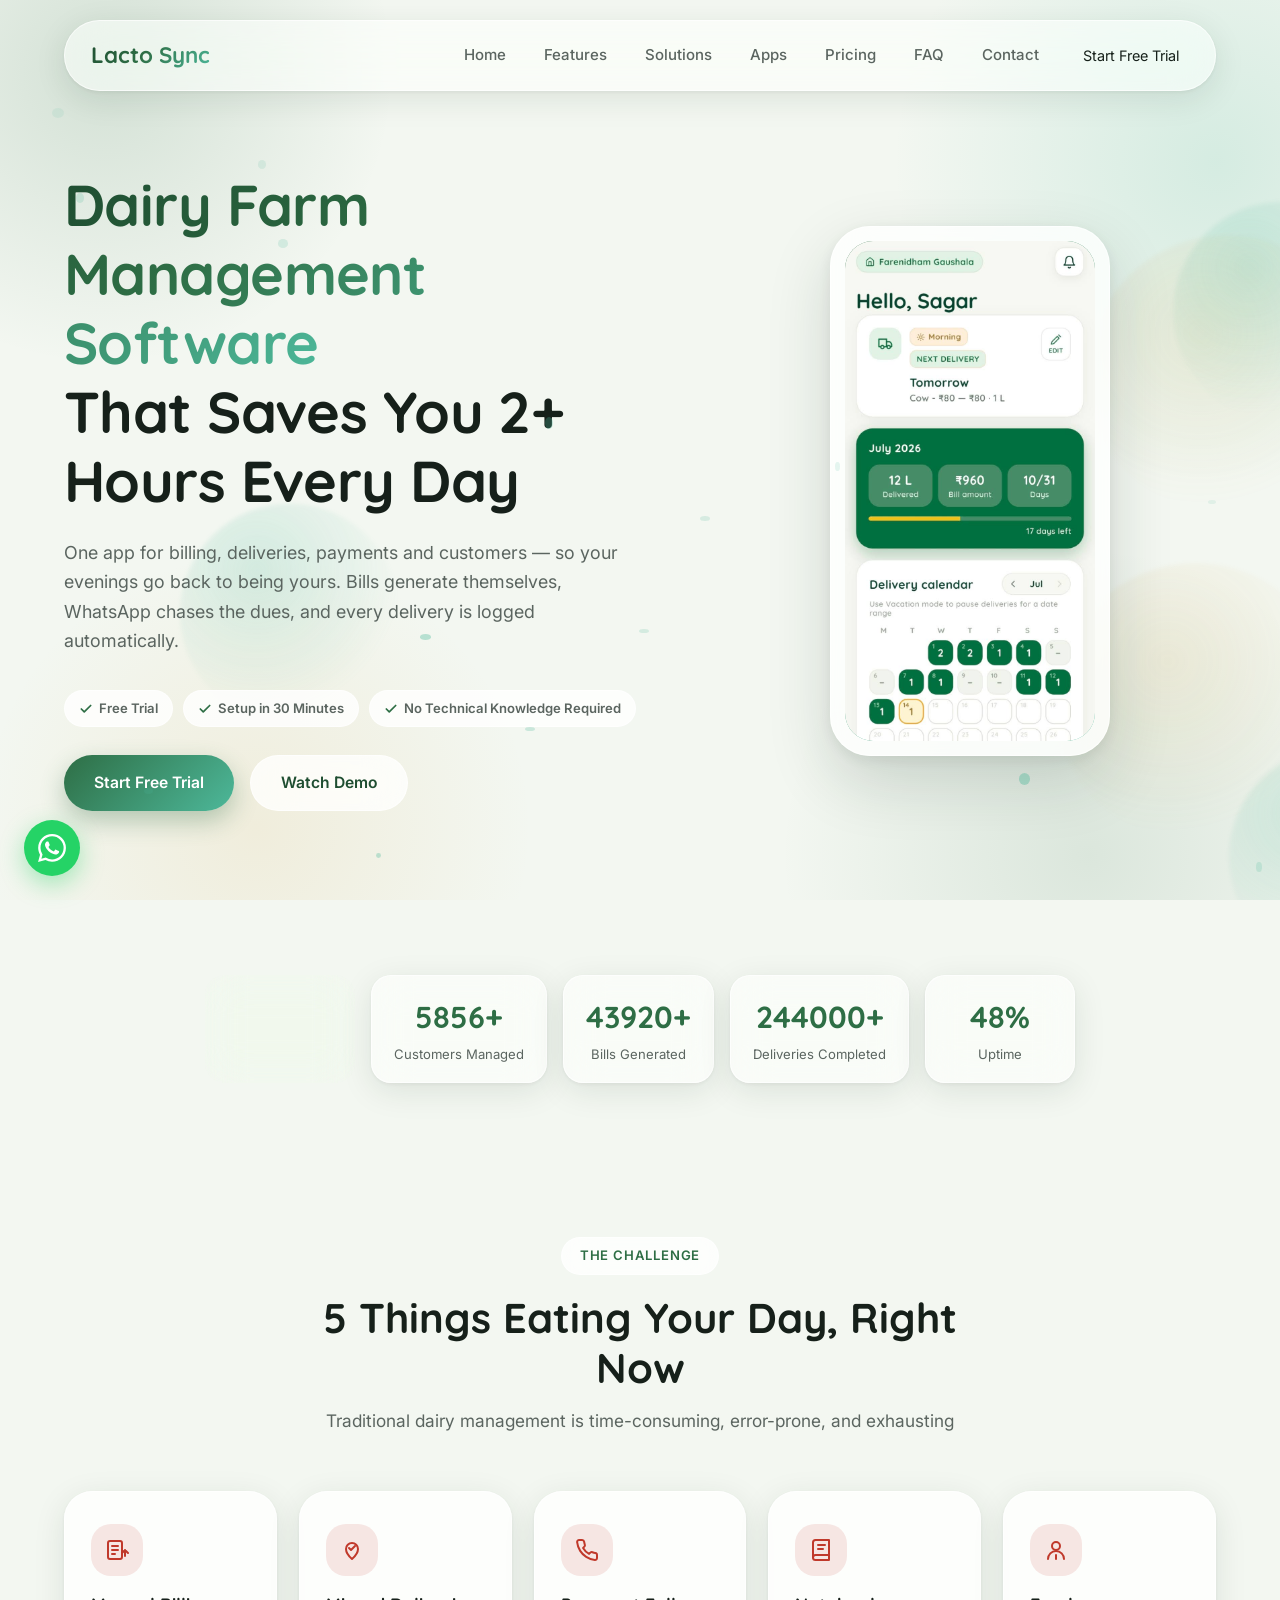
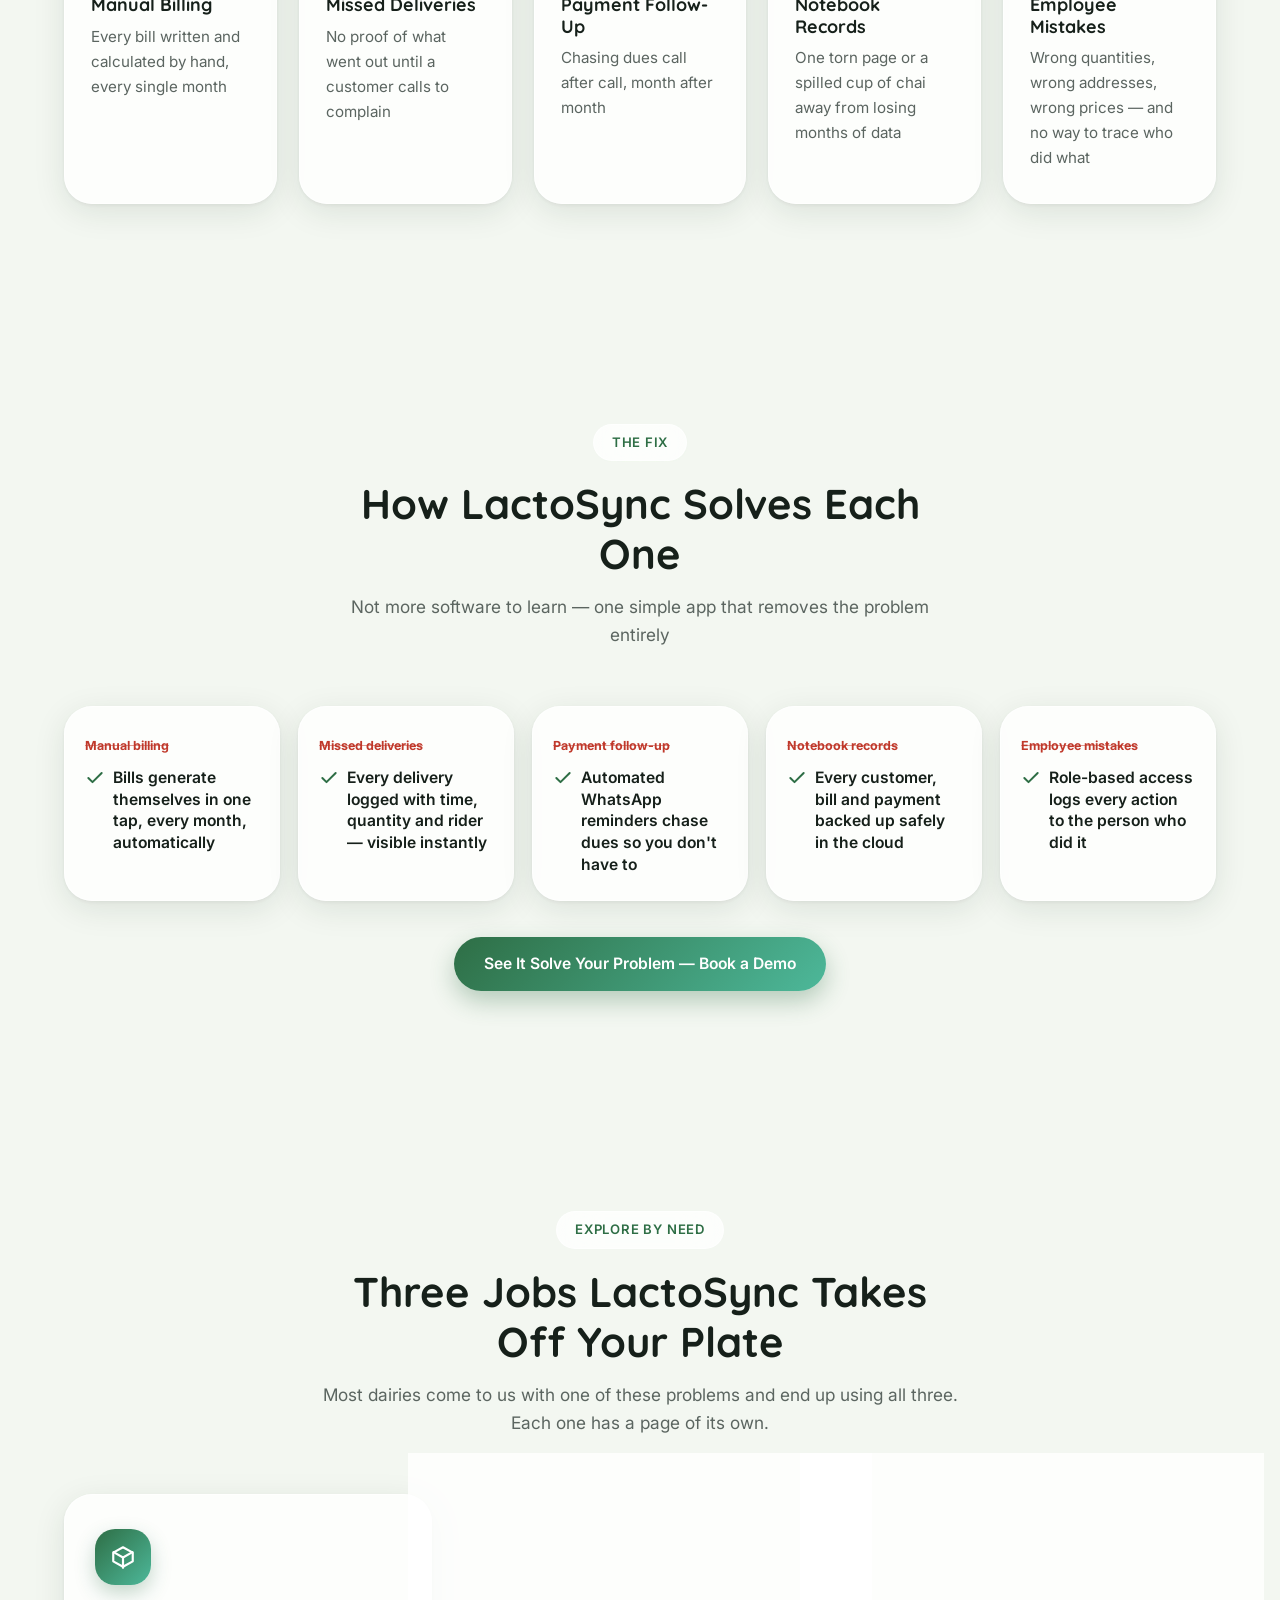
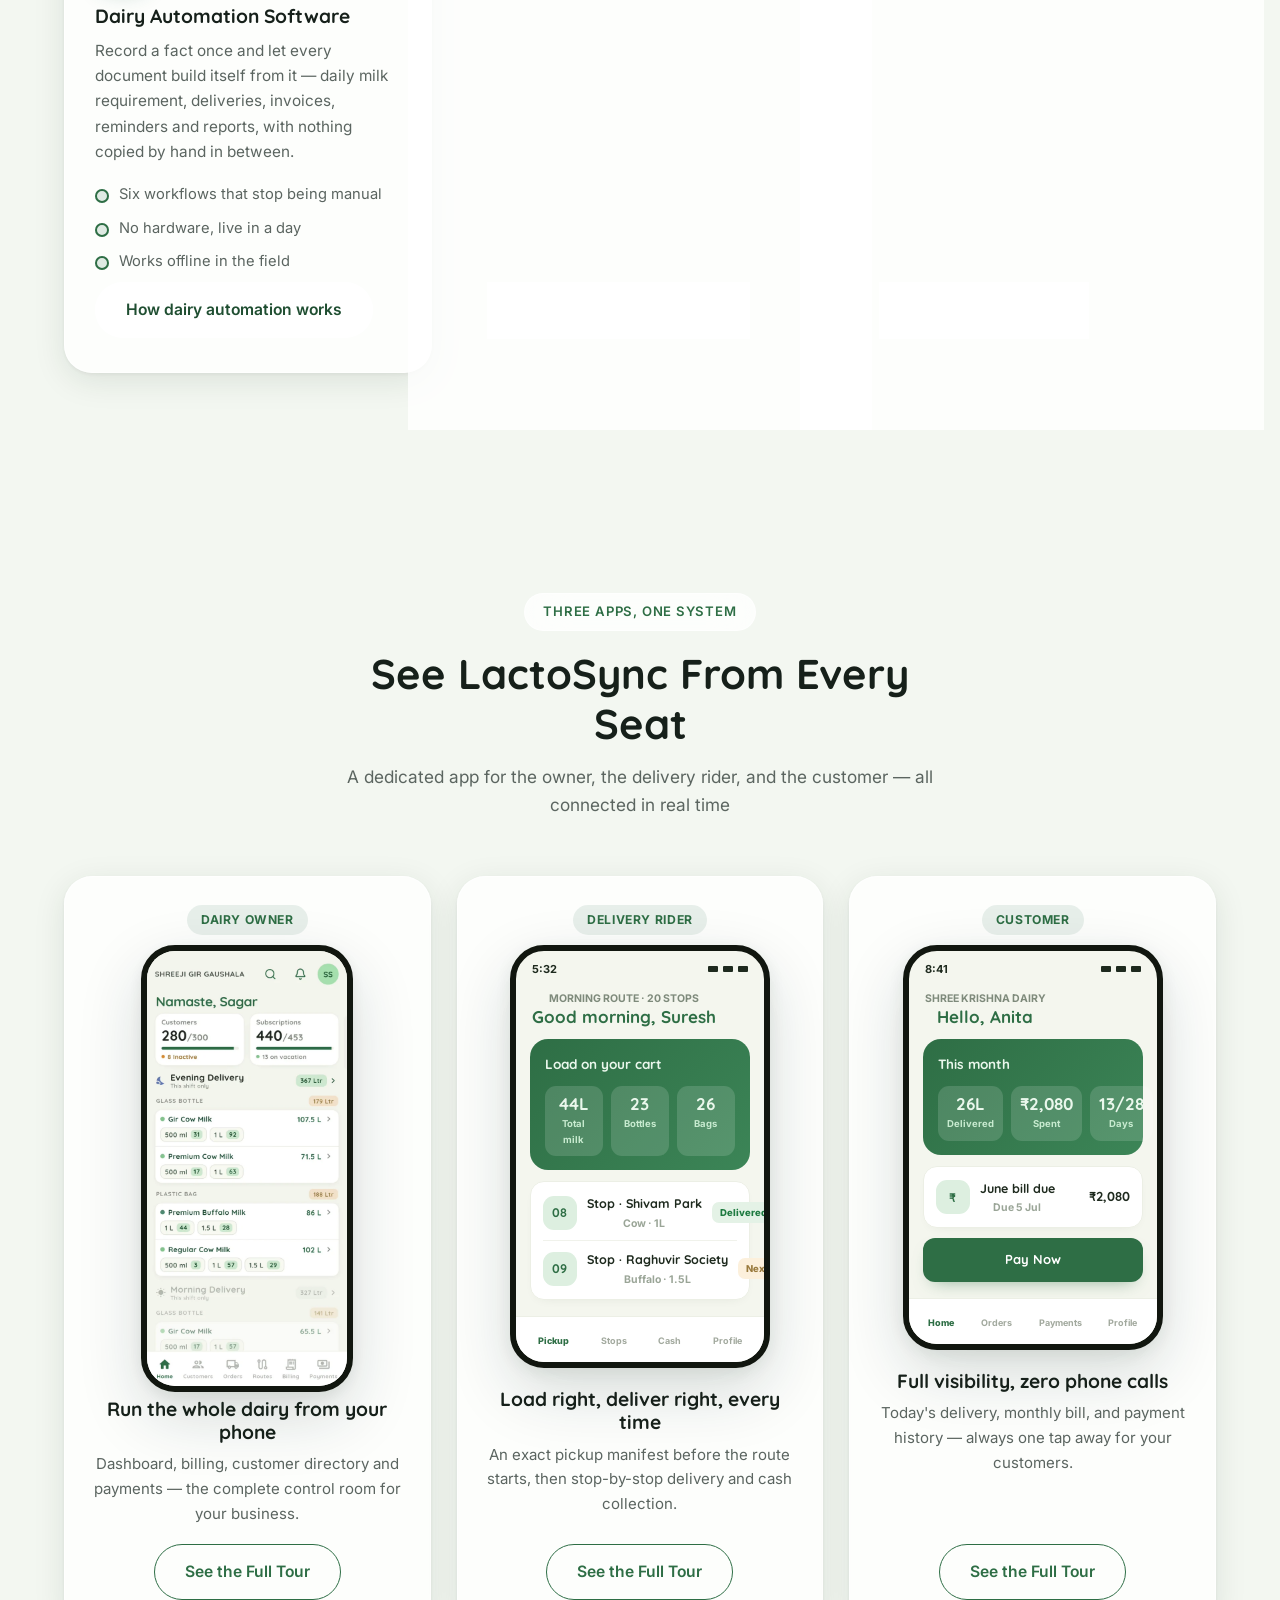
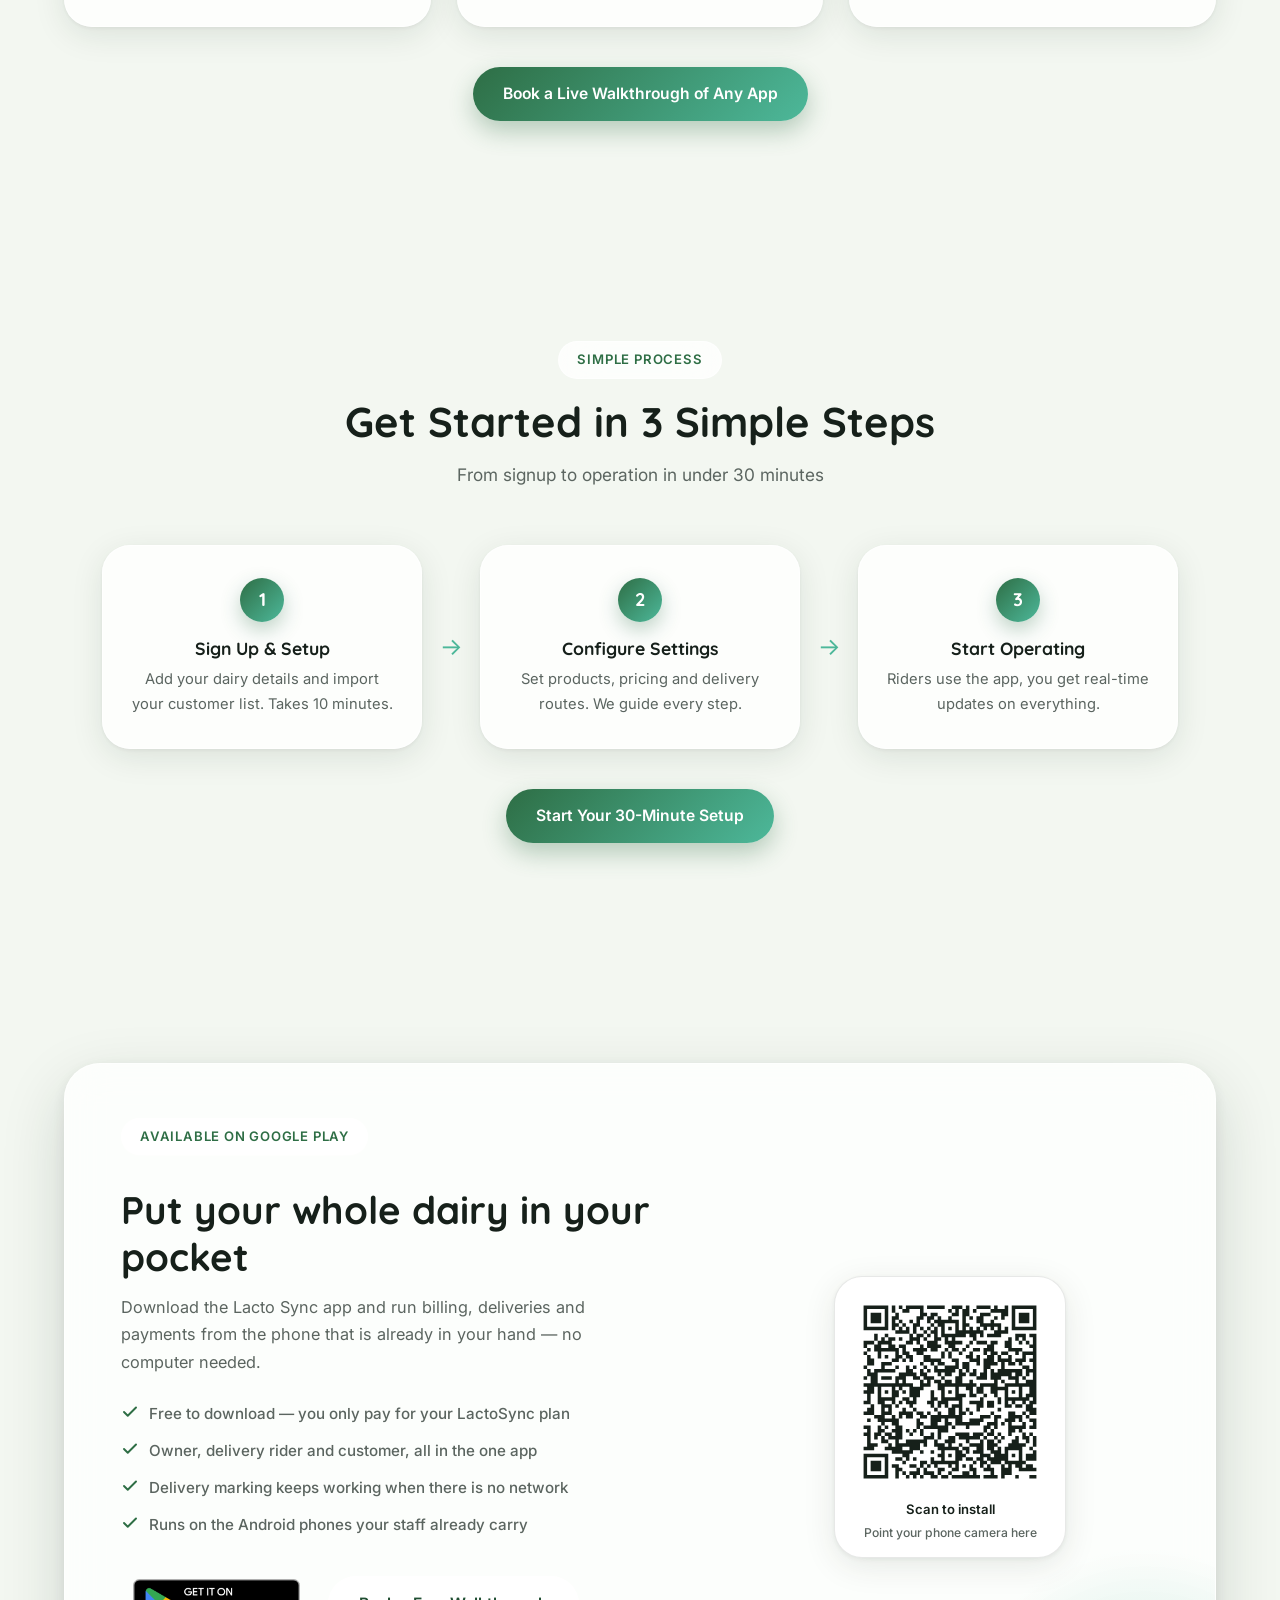
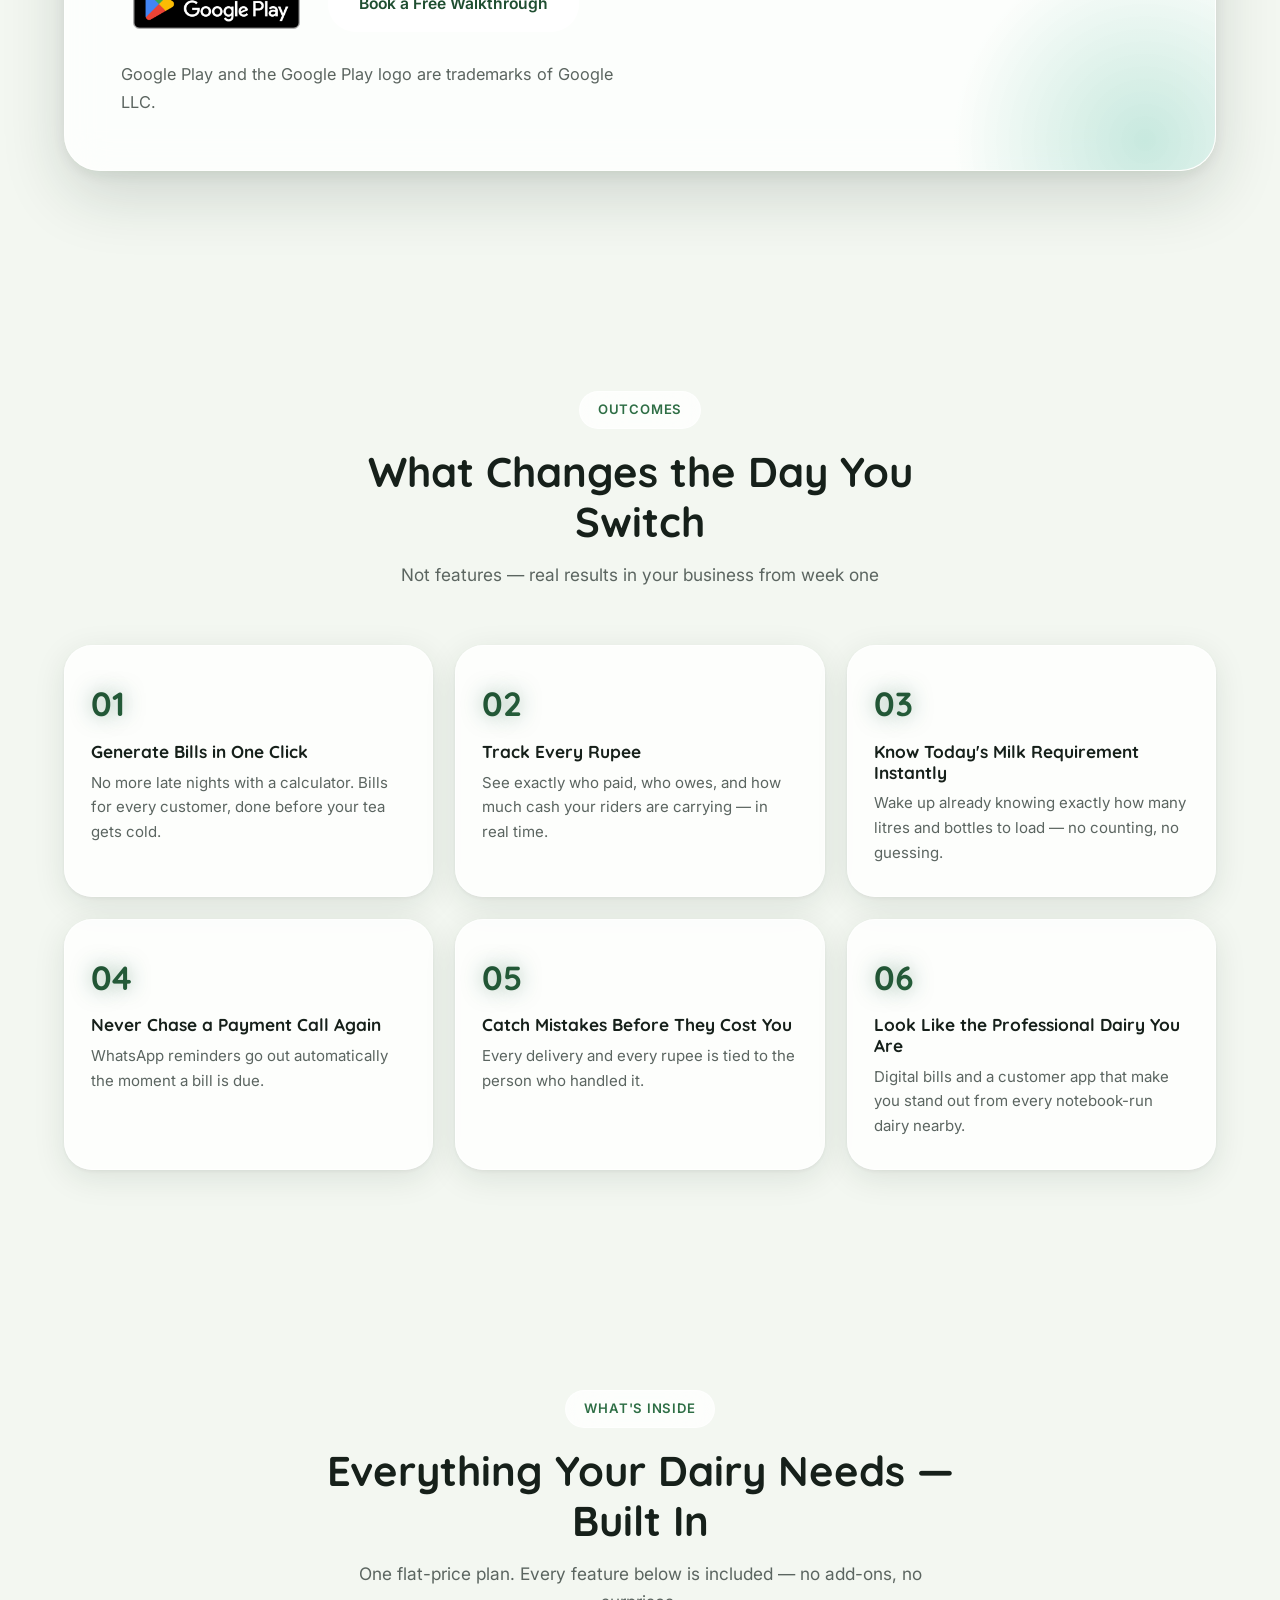
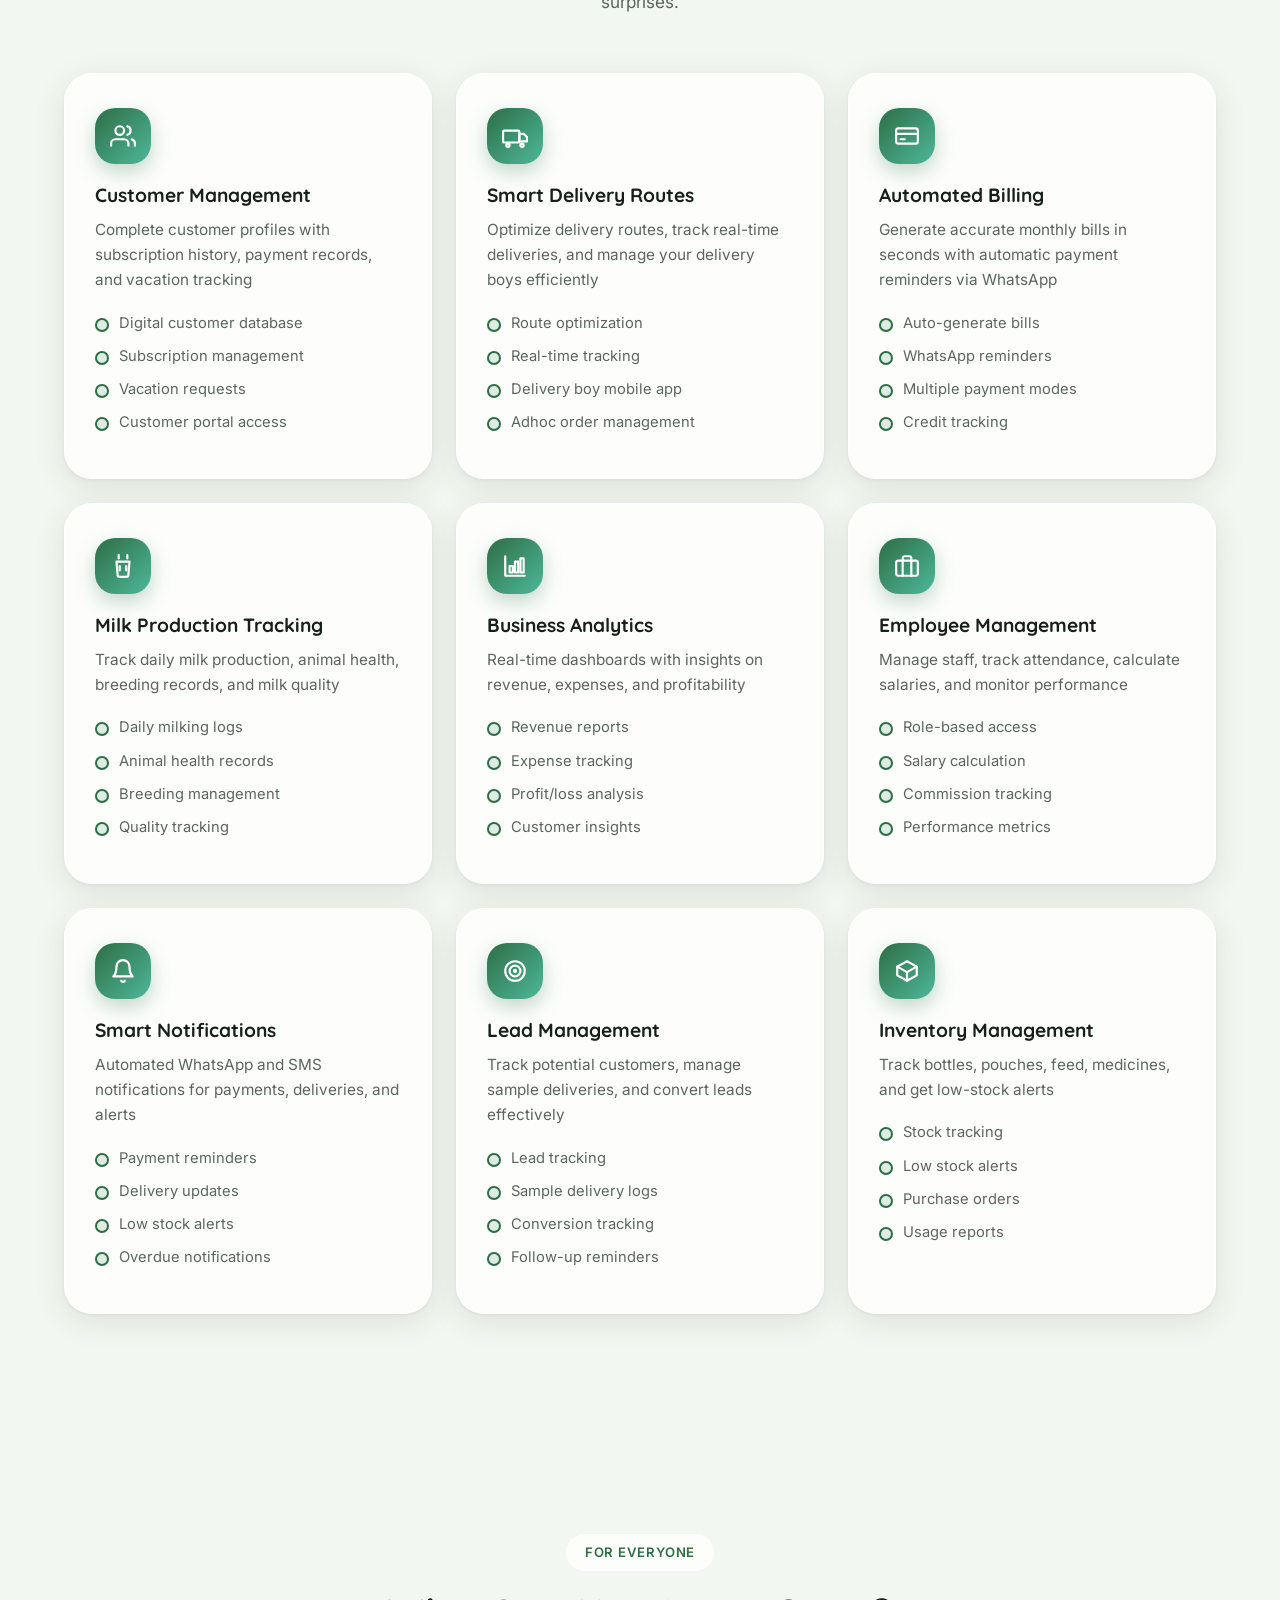
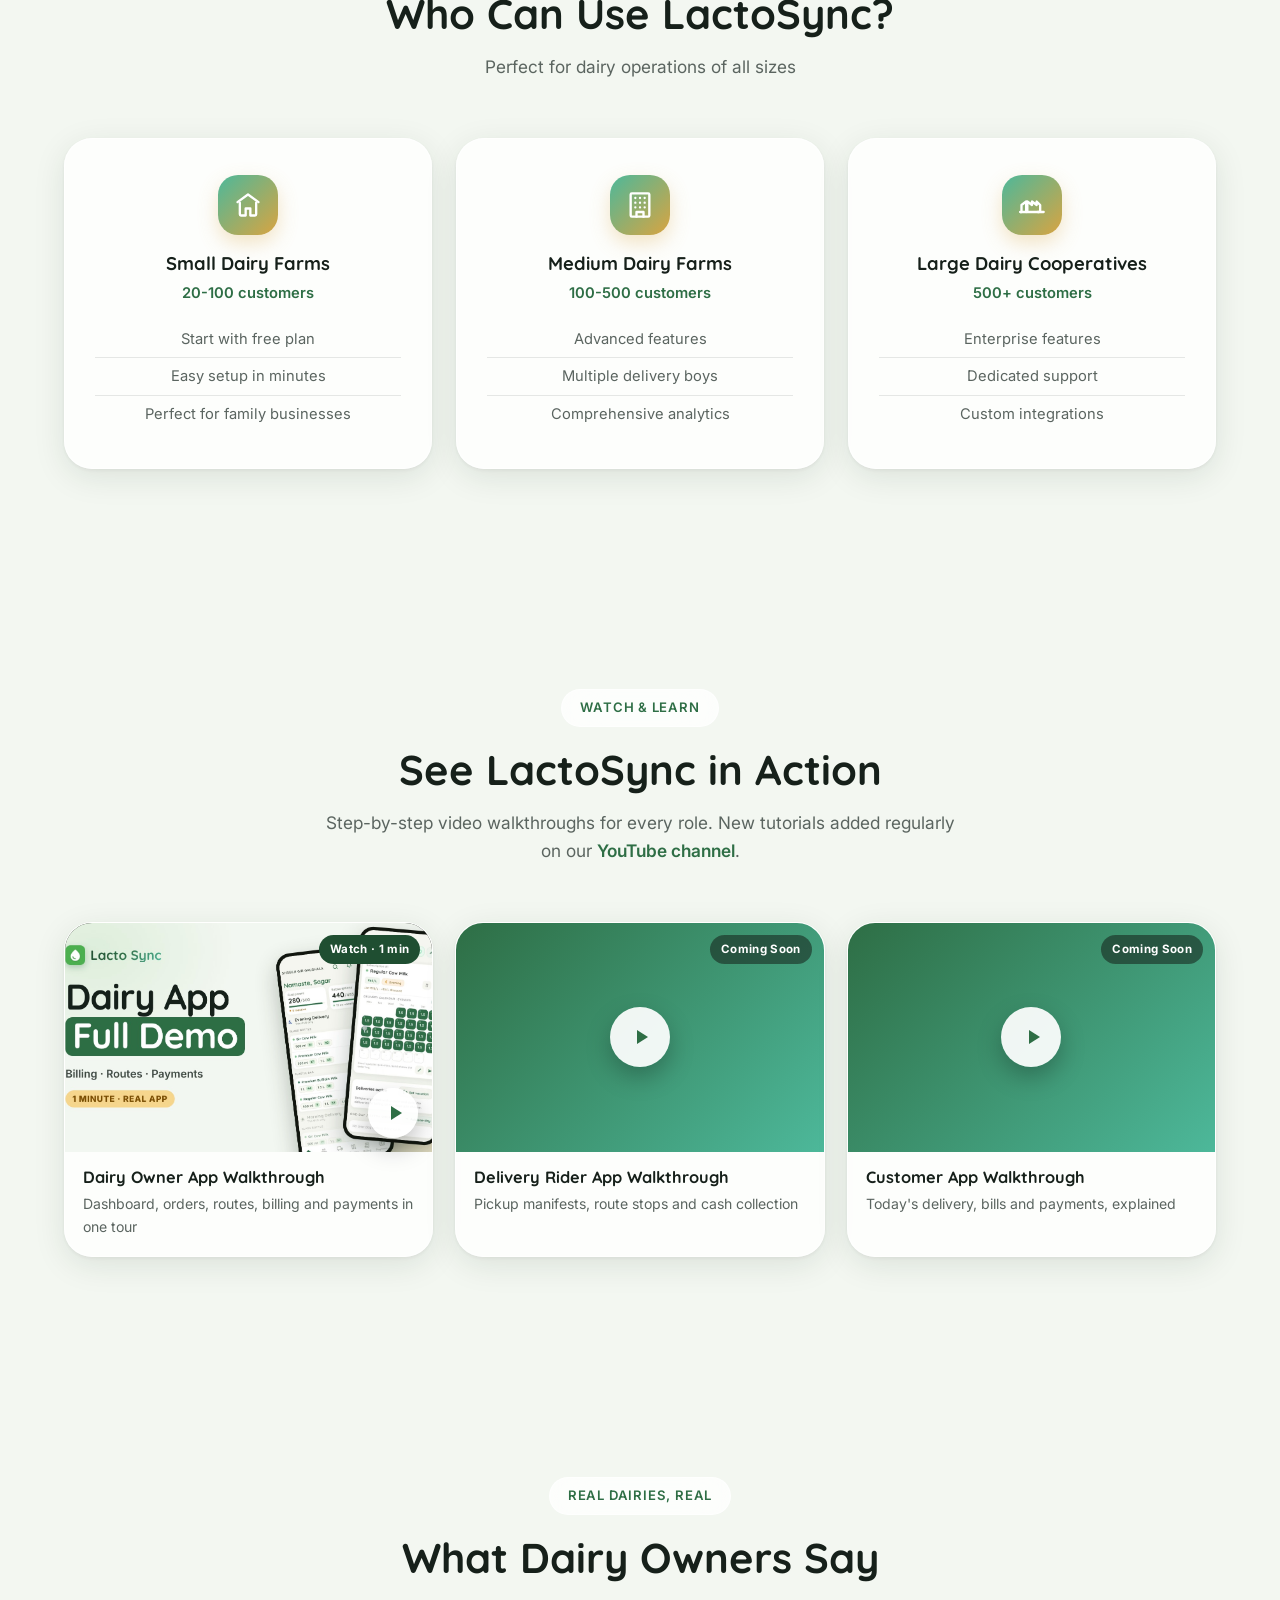
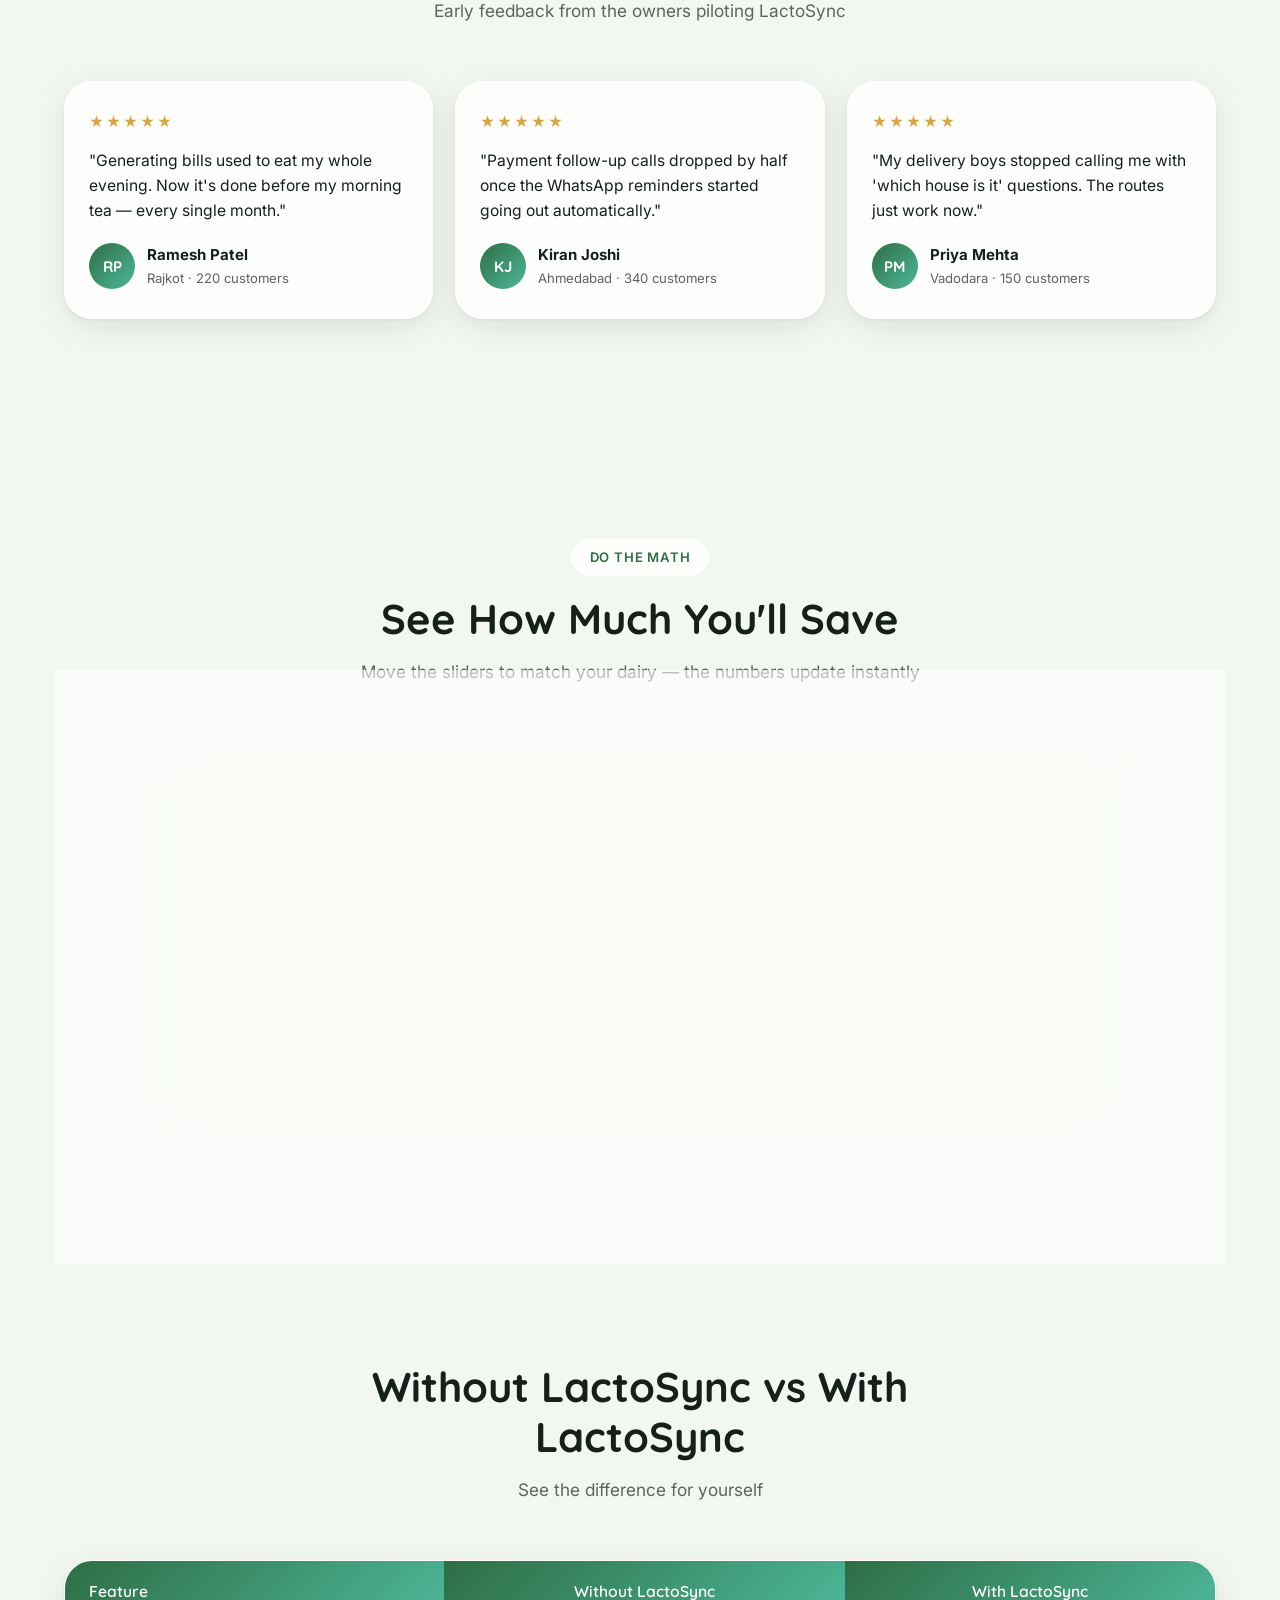
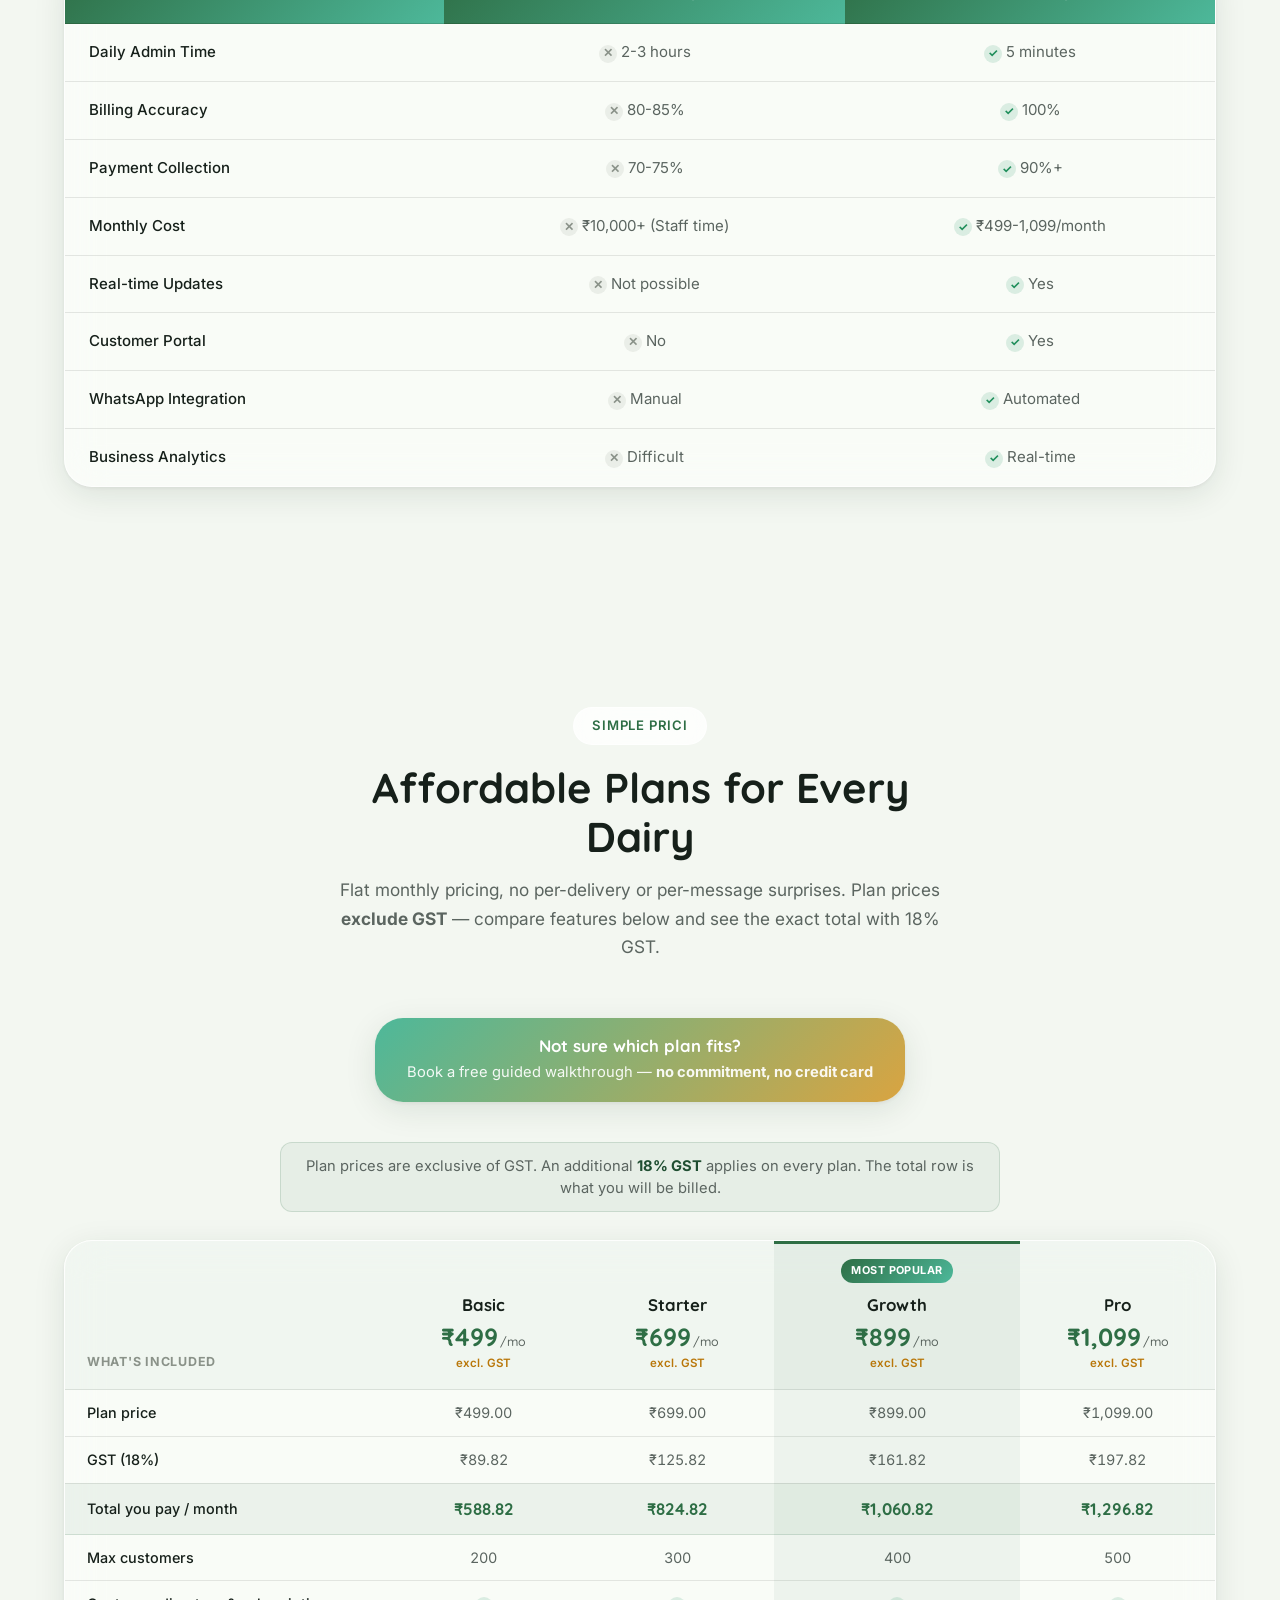
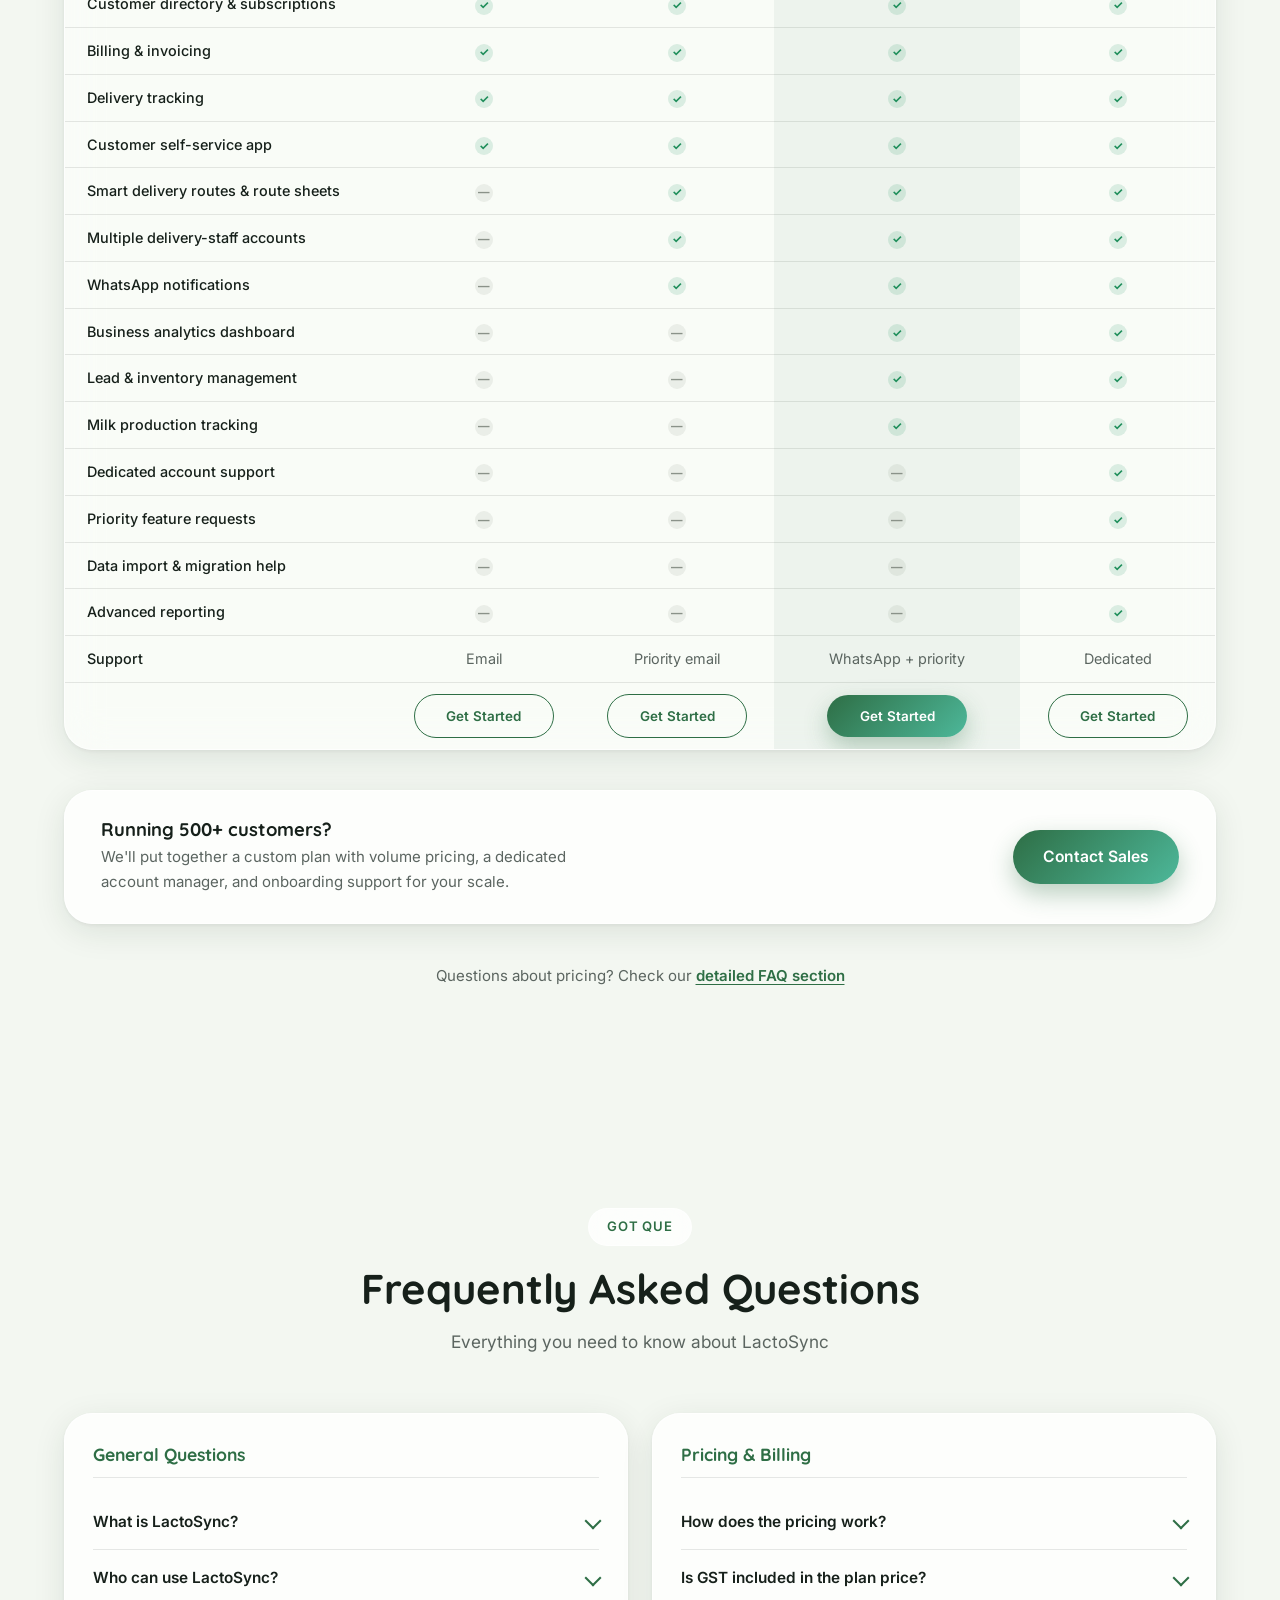
<file: index.html>
<!DOCTYPE html>
<html lang="en">

<head>
    <meta charset="UTF-8">
    <meta name="viewport" content="width=device-width, initial-scale=1.0">
    <title>Dairy Farm Management Software India | LactoSync</title>
    <meta name="description" content="Dairy farm management software for Indian dairies. Automate milk delivery routes, subscriptions, GST billing and WhatsApp reminders. From ₹499/mo + GST.">
    <meta name="keywords" content="dairy farm management software, milk delivery app, dairy billing software, milk subscription management, dairy ERP India, doodh delivery app">
    <meta name="robots" content="index, follow, max-snippet:-1, max-image-preview:large, max-video-preview:-1">
    <meta name="theme-color" content="#2E6E45">
    <link rel="canonical" href="https://lactosync.com/">

    <!-- Open Graph -->
    <meta property="og:type" content="website">
    <meta property="og:site_name" content="LactoSync">
    <meta property="og:locale" content="en_IN">
    <meta property="og:url" content="https://lactosync.com/">
    <meta property="og:title" content="Dairy Farm Management Software India | LactoSync">
    <meta property="og:description" content="Dairy farm management software for Indian dairies. Automate milk delivery routes, subscriptions, GST billing and WhatsApp reminders. From ₹499/mo + GST.">
    <meta property="og:image" content="https://lactosync.com/assets/og/lactosync-og.jpg">
    <meta property="og:image:width" content="1200">
    <meta property="og:image:height" content="630">
    <meta property="og:image:alt" content="LactoSync — dairy farm management software for India">

    <!-- Twitter Card -->
    <meta name="twitter:card" content="summary_large_image">
    <meta name="twitter:title" content="Dairy Farm Management Software India | LactoSync">
    <meta name="twitter:description" content="Dairy farm management software for Indian dairies. Automate milk delivery routes, subscriptions, GST billing and WhatsApp reminders. From ₹499/mo + GST.">
    <meta name="twitter:image" content="https://lactosync.com/assets/og/lactosync-og.jpg">

    <link rel="icon" type="image/png" href="assets/logo/favicon.png">
    <link rel="apple-touch-icon" href="assets/logo/favicon.png">

    <link rel="preconnect" href="https://fonts.googleapis.com">
    <link rel="preconnect" href="https://fonts.gstatic.com" crossorigin>
    <link rel="stylesheet" href="https://fonts.googleapis.com/css2?family=Quicksand:wght@500;600;700&family=Inter:wght@400;500;600;700;800&display=swap">
    <link rel="stylesheet" href="styles.css?v=20261026">

    <script type="application/ld+json">
{
        "@context": "https://schema.org",
        "@type": "Organization",
        "@id": "https://lactosync.com/#organization",
        "name": "LactoSync",
        "legalName": "LactoSync by Akshara Technologies",
        "url": "https://lactosync.com/",
        "logo": {
                "@type": "ImageObject",
                "url": "https://lactosync.com/assets/logo/favicon.png",
                "width": 512,
                "height": 512
        },
        "image": "https://lactosync.com/assets/og/lactosync-og.jpg",
        "description": "LactoSync builds dairy farm management software for Indian dairies — milk delivery management, subscriptions, billing and payment tracking in one system.",
        "email": "contact@lactosync.com",
        "telephone": "+91-9429040899",
        "areaServed": {
                "@type": "Country",
                "name": "India"
        },
        "knowsLanguage": [
                "en-IN",
                "hi-IN"
        ],
        "contactPoint": [
                {
                        "@type": "ContactPoint",
                        "contactType": "sales",
                        "telephone": "+91-9429040899",
                        "email": "contact@lactosync.com",
                        "areaServed": "IN",
                        "availableLanguage": [
                                "English",
                                "Hindi",
                                "Gujarati"
                        ],
                        "hoursAvailable": {
                                "@type": "OpeningHoursSpecification",
                                "dayOfWeek": [
                                        "Monday",
                                        "Tuesday",
                                        "Wednesday",
                                        "Thursday",
                                        "Friday",
                                        "Saturday"
                                ],
                                "opens": "09:00",
                                "closes": "18:00"
                        }
                },
                {
                        "@type": "ContactPoint",
                        "contactType": "customer support",
                        "telephone": "+91-9033166590",
                        "areaServed": "IN",
                        "availableLanguage": [
                                "English",
                                "Hindi",
                                "Gujarati"
                        ]
                }
        ],
        "parentOrganization": {
                "@type": "Organization",
                "name": "Akshara Technologies",
                "url": "https://aksharatech.com"
        },
        "sameAs": [
                "https://play.google.com/store/apps/details?id=com.aksharatech.lactosync",
                "https://www.youtube.com/@LactoSync"
        ]
}
    </script>
    <script type="application/ld+json">
{
        "@context": "https://schema.org",
        "@type": "WebSite",
        "@id": "https://lactosync.com/#website",
        "url": "https://lactosync.com/",
        "name": "LactoSync",
        "description": "Dairy farm management software for Indian dairies — milk delivery, subscriptions, billing and payments.",
        "inLanguage": "en-IN",
        "publisher": {
                "@id": "https://lactosync.com/#organization"
        }
}
    </script>
    <script type="application/ld+json">
{
        "@context": "https://schema.org",
        "@type": "SoftwareApplication",
        "name": "LactoSync — Dairy Farm Management Software",
        "applicationCategory": "BusinessApplication",
        "operatingSystem": "Android 7.0+, Web",
        "description": "Dairy farm management software for Indian dairies. Automates daily milk requirement, delivery routes, subscriptions, monthly GST billing, WhatsApp bills and payment reminders, milk production tracking and business reporting.",
        "url": "https://lactosync.com/",
        "image": "https://lactosync.com/assets/og/lactosync-og.jpg",
        "offers": [
                {
                        "@type": "Offer",
                        "name": "Basic",
                        "price": "499",
                        "priceCurrency": "INR",
                        "description": "Up to 200 customers — ₹499/month excl. GST; ₹588.82/month incl. 18% GST",
                        "url": "https://lactosync.com/#pricing",
                        "availability": "https://schema.org/InStock",
                        "category": "SaaS subscription",
                        "eligibleRegion": {
                                "@type": "Country",
                                "name": "India"
                        },
                        "seller": {
                                "@id": "https://lactosync.com/#organization"
                        }
                },
                {
                        "@type": "Offer",
                        "name": "Starter",
                        "price": "699",
                        "priceCurrency": "INR",
                        "description": "Up to 300 customers — ₹699/month excl. GST; ₹824.82/month incl. 18% GST",
                        "url": "https://lactosync.com/#pricing",
                        "availability": "https://schema.org/InStock",
                        "category": "SaaS subscription",
                        "eligibleRegion": {
                                "@type": "Country",
                                "name": "India"
                        },
                        "seller": {
                                "@id": "https://lactosync.com/#organization"
                        }
                },
                {
                        "@type": "Offer",
                        "name": "Growth",
                        "price": "899",
                        "priceCurrency": "INR",
                        "description": "Up to 400 customers — ₹899/month excl. GST; ₹1,060.82/month incl. 18% GST",
                        "url": "https://lactosync.com/#pricing",
                        "availability": "https://schema.org/InStock",
                        "category": "SaaS subscription",
                        "eligibleRegion": {
                                "@type": "Country",
                                "name": "India"
                        },
                        "seller": {
                                "@id": "https://lactosync.com/#organization"
                        }
                },
                {
                        "@type": "Offer",
                        "name": "Pro",
                        "price": "1099",
                        "priceCurrency": "INR",
                        "description": "Up to 500 customers — ₹1,099/month excl. GST; ₹1,296.82/month incl. 18% GST",
                        "url": "https://lactosync.com/#pricing",
                        "availability": "https://schema.org/InStock",
                        "category": "SaaS subscription",
                        "eligibleRegion": {
                                "@type": "Country",
                                "name": "India"
                        },
                        "seller": {
                                "@id": "https://lactosync.com/#organization"
                        }
                }
        ],
        "publisher": {
                "@id": "https://lactosync.com/#organization"
        },
        "@id": "https://lactosync.com/#software",
        "applicationSubCategory": "Dairy Management Software",
        "inLanguage": "en-IN",
        "countriesSupported": "IN",
        "softwareHelp": "https://lactosync.com/#faq",
        "featureList": [
                "Customer and subscription management",
                "Automatic daily milk requirement calculation",
                "Delivery route generation and rider assignment",
                "Offline delivery marking with automatic sync",
                "One-click monthly billing with GST invoices",
                "WhatsApp bills, delivery updates and payment reminders",
                "Payments, advances and outstanding dues ledger",
                "Milk production and inventory tracking",
                "Business analytics and reporting",
                "Role-based employee access"
        ],
        "provider": {
                "@id": "https://lactosync.com/#organization"
        },
        "isPartOf": {
                "@id": "https://lactosync.com/#website"
        },
        "installUrl": "https://play.google.com/store/apps/details?id=com.aksharatech.lactosync",
        "downloadUrl": "https://play.google.com/store/apps/details?id=com.aksharatech.lactosync"
}
    </script>
    <script type="application/ld+json">
{
        "@context": "https://schema.org",
        "@type": "FAQPage",
        "mainEntity": [
                {
                        "@type": "Question",
                        "name": "What is LactoSync?",
                        "acceptedAnswer": {
                                "@type": "Answer",
                                "text": "LactoSync is a comprehensive dairy farm management software that automates your entire operations - from customer management and billing to delivery tracking and milk production monitoring. It's designed specifically for dairy farms in India."
                        }
                },
                {
                        "@type": "Question",
                        "name": "How does the pricing work?",
                        "acceptedAnswer": {
                                "@type": "Answer",
                                "text": "LactoSync uses flat monthly pricing based on your customer count. Plan prices exclude GST; 18% GST is added at billing: Basic ₹499 + GST ₹89.82 = ₹588.82 total (up to 200 customers), Starter ₹699 + GST ₹125.82 = ₹824.82 total (up to 300 customers), Growth ₹899 + GST ₹161.82 = ₹1,060.82 total (up to 400 customers), and Pro ₹1,099 + GST ₹197.82 = ₹1,296.82 total (up to 500 customers). Custom Enterprise pricing is available for 500+ customers."
                        }
                },
                {
                        "@type": "Question",
                        "name": "Is GST included in the plan price?",
                        "acceptedAnswer": {
                                "@type": "Answer",
                                "text": "No. The listed plan prices (₹499, ₹699, ₹899, ₹1,099) do not include GST. An additional 18% GST is charged on every invoice. The pricing table shows the plan price, the GST amount, and the exact total you pay."
                        }
                },
                {
                        "@type": "Question",
                        "name": "Can I try LactoSync before committing?",
                        "acceptedAnswer": {
                                "@type": "Answer",
                                "text": "Yes, LactoSync offers a free guided walkthrough with your own farm details, no credit card or commitment required."
                        }
                },
                {
                        "@type": "Question",
                        "name": "Does LactoSync work offline?",
                        "acceptedAnswer": {
                                "@type": "Answer",
                                "text": "The mobile app works offline for delivery staff, who can mark deliveries even without internet — data syncs automatically once back online. The web dashboard requires an internet connection."
                        }
                },
                {
                        "@type": "Question",
                        "name": "Does LactoSync support WhatsApp notifications?",
                        "acceptedAnswer": {
                                "@type": "Answer",
                                "text": "Yes, LactoSync integrates with WhatsApp to send automated payment reminders, bills, and delivery updates to customers on paid plans."
                        }
                }
        ]
}
    </script>
</head>

<body>
    <!-- Floating Elements Background -->
    <div class="floating-elements">
        <div class="float-element milk-drop"></div>
        <div class="float-element milk-drop"></div>
        <div class="float-element milk-drop"></div>
        <div class="float-element cow-icon"></div>
        <div class="float-element cow-icon"></div>
    </div>

    <!-- Cursor Follower -->
    <div class="cursor-follower"></div>

    <!-- Navigation -->
    <nav class="navbar">
        <div class="container">
            <div class="nav-content">
                <div class="logo">
                    <span class="logo-text">Lacto Sync</span>
                </div>
                <ul class="nav-links">
                    <li><a href="#home">Home</a></li>
                    <li><a href="#features">Features</a></li>
                    <li><a href="#solutions">Solutions</a></li>
                    <li><a href="#product">Apps</a></li>
                    <li><a href="#pricing">Pricing</a></li>
                    <li><a href="#faq">FAQ</a></li>
                    <li><a href="#contact">Contact</a></li>
                    <li><a href="https://dairyfarm.lactosync.com/signup?utm_source=lactosync.com&amp;utm_medium=website&amp;utm_campaign=nav" class="btn-nav">Start Free Trial</a></li>
                </ul>
                <div class="mobile-menu-btn">
                    <span></span>
                    <span></span>
                    <span></span>
                </div>
            </div>
        </div>
    </nav>

    <!-- Hero Section -->
    <section id="home" class="hero">
        <div class="container">
            <div class="hero-content">
                <div class="hero-text">
                    <h1 class="hero-title">
                        <span class="gradient-text">Dairy Farm Management Software</span>
                        <br>That Saves You 2+ Hours Every Day
                    </h1>
                    <p class="hero-description">
                        One app for billing, deliveries, payments and customers — so your evenings
                        go back to being yours. Bills generate themselves, WhatsApp chases the dues,
                        and every delivery is logged automatically.
                    </p>
                    <div class="app-hero-badges">
                        <span><svg width="14" height="14" viewBox="0 0 24 24" fill="none" stroke="currentColor" stroke-width="3" stroke-linecap="round" stroke-linejoin="round"><path d="M20 6 9 17l-5-5"/></svg> Free Trial</span>
                        <span><svg width="14" height="14" viewBox="0 0 24 24" fill="none" stroke="currentColor" stroke-width="3" stroke-linecap="round" stroke-linejoin="round"><path d="M20 6 9 17l-5-5"/></svg> Setup in 30 Minutes</span>
                        <span><svg width="14" height="14" viewBox="0 0 24 24" fill="none" stroke="currentColor" stroke-width="3" stroke-linecap="round" stroke-linejoin="round"><path d="M20 6 9 17l-5-5"/></svg> No Technical Knowledge Required</span>
                    </div>
                    <div class="hero-buttons">
                        <a href="https://dairyfarm.lactosync.com/signup?utm_source=lactosync.com&amp;utm_medium=website&amp;utm_campaign=start_free_trial" class="btn btn-primary">Start Free Trial</a>
                        <a href="/dairy-management-app-demo" class="btn btn-secondary">Watch Demo</a>
                    </div>
                </div>
                <div class="hero-image">
                    <div class="phone-mockup">
                        <div class="phone-screen">
                            <img src="assets/Customer_App_Dashboard.jpg" alt="LactoSync customer app dashboard showing today's delivery, monthly bill summary, and delivery calendar" width="744" height="2572" loading="eager" fetchpriority="high">
                        </div>
                    </div>
                </div>
            </div>
        </div>
    </section>

    <!-- Trust Bar -->
    <section id="trust" class="trust-bar-section">
        <div class="container">
            <!-- Illustrative figures — replace with verified live business metrics -->
            <div class="trust-bar-grid">
                <div class="stat-item">
                    <div class="stat-number" data-target="40" data-suffix="+">0+</div>
                    <div class="stat-label">Active Dairies</div>
                </div>
                <div class="stat-item">
                    <div class="stat-number" data-target="12000" data-suffix="+">0+</div>
                    <div class="stat-label">Customers Managed</div>
                </div>
                <div class="stat-item">
                    <div class="stat-number" data-target="90000" data-suffix="+">0+</div>
                    <div class="stat-label">Bills Generated</div>
                </div>
                <div class="stat-item">
                    <div class="stat-number" data-target="500000" data-suffix="+">0+</div>
                    <div class="stat-label">Deliveries Completed</div>
                </div>
                <div class="stat-item">
                    <div class="stat-number" data-target="99.9" data-suffix="%">0%</div>
                    <div class="stat-label">Uptime</div>
                </div>
            </div>
        </div>
    </section>

    <!-- Problem Section -->
    <section id="problem" class="problem-section">
        <div class="container">
            <div class="section-header">
                <span class="section-tag">The Challenge</span>
                <h2>5 Things Eating Your Day, Right Now</h2>
                <p>Traditional dairy management is time-consuming, error-prone, and exhausting</p>
            </div>
            <div class="problem-grid">
                <div class="problem-card">
                    <div class="problem-icon"><svg viewBox="0 0 24 24" fill="none" stroke="currentColor" stroke-width="2" stroke-linecap="round" stroke-linejoin="round"><rect x="3" y="3" width="14" height="18" rx="2"/><path d="M7 8h6M7 12h6M7 16h3"/><path d="M20 12v6M20 12l3 3M20 12l-3 3"/></svg></div>
                    <h3>Manual Billing</h3>
                    <p>Every bill written and calculated by hand, every single month</p>
                </div>
                <div class="problem-card">
                    <div class="problem-icon"><svg viewBox="0 0 24 24" fill="none" stroke="currentColor" stroke-width="2" stroke-linecap="round" stroke-linejoin="round"><path d="M12 21s-6-5.2-6-10a6 6 0 1 1 12 0c0 4.8-6 10-6 10z"/><path d="m9 10 2 2 4-4"/></svg></div>
                    <h3>Missed Deliveries</h3>
                    <p>No proof of what went out until a customer calls to complain</p>
                </div>
                <div class="problem-card">
                    <div class="problem-icon"><svg viewBox="0 0 24 24" fill="none" stroke="currentColor" stroke-width="2" stroke-linecap="round" stroke-linejoin="round"><path d="M22 16.92v3a2 2 0 0 1-2.18 2 19.79 19.79 0 0 1-8.63-3.07 19.5 19.5 0 0 1-6-6 19.79 19.79 0 0 1-3.07-8.67A2 2 0 0 1 4.11 2h3a2 2 0 0 1 2 1.72c.127.96.361 1.903.7 2.81a2 2 0 0 1-.45 2.11L8.09 9.91a16 16 0 0 0 6 6l1.27-1.27a2 2 0 0 1 2.11-.45c.907.339 1.85.573 2.81.7A2 2 0 0 1 22 16.92z"/></svg></div>
                    <h3>Payment Follow-Up</h3>
                    <p>Chasing dues call after call, month after month</p>
                </div>
                <div class="problem-card">
                    <div class="problem-icon"><svg viewBox="0 0 24 24" fill="none" stroke="currentColor" stroke-width="2" stroke-linecap="round" stroke-linejoin="round"><path d="M4 19.5A2.5 2.5 0 0 1 6.5 17H20"/><path d="M6.5 2H20v20H6.5A2.5 2.5 0 0 1 4 19.5v-15A2.5 2.5 0 0 1 6.5 2z"/><path d="M9 7h7M9 11h5"/></svg></div>
                    <h3>Notebook Records</h3>
                    <p>One torn page or a spilled cup of chai away from losing months of data</p>
                </div>
                <div class="problem-card">
                    <div class="problem-icon"><svg viewBox="0 0 24 24" fill="none" stroke="currentColor" stroke-width="2" stroke-linecap="round" stroke-linejoin="round"><circle cx="12" cy="8" r="4"/><path d="M4 21a8 8 0 0 1 16 0"/><path d="M12 21v-4"/></svg></div>
                    <h3>Employee Mistakes</h3>
                    <p>Wrong quantities, wrong addresses, wrong prices — and no way to trace who did what</p>
                </div>
            </div>
        </div>
    </section>

    <!-- Solution Section -->
    <section id="solution" class="solution-section">
        <div class="container">
            <div class="section-header">
                <span class="section-tag">The Fix</span>
                <h2>How LactoSync Solves Each One</h2>
                <p>Not more software to learn — one simple app that removes the problem entirely</p>
            </div>
            <div class="solution-grid">
                <div class="solution-card">
                    <span class="solution-was">Manual billing</span>
                    <div class="solution-now"><svg viewBox="0 0 24 24" fill="none" stroke="currentColor" stroke-width="2.4" stroke-linecap="round" stroke-linejoin="round"><path d="M20 6 9 17l-5-5"/></svg> Bills generate themselves in one tap, every month, automatically</div>
                </div>
                <div class="solution-card">
                    <span class="solution-was">Missed deliveries</span>
                    <div class="solution-now"><svg viewBox="0 0 24 24" fill="none" stroke="currentColor" stroke-width="2.4" stroke-linecap="round" stroke-linejoin="round"><path d="M20 6 9 17l-5-5"/></svg> Every delivery logged with time, quantity and rider — visible instantly</div>
                </div>
                <div class="solution-card">
                    <span class="solution-was">Payment follow-up</span>
                    <div class="solution-now"><svg viewBox="0 0 24 24" fill="none" stroke="currentColor" stroke-width="2.4" stroke-linecap="round" stroke-linejoin="round"><path d="M20 6 9 17l-5-5"/></svg> Automated WhatsApp reminders chase dues so you don't have to</div>
                </div>
                <div class="solution-card">
                    <span class="solution-was">Notebook records</span>
                    <div class="solution-now"><svg viewBox="0 0 24 24" fill="none" stroke="currentColor" stroke-width="2.4" stroke-linecap="round" stroke-linejoin="round"><path d="M20 6 9 17l-5-5"/></svg> Every customer, bill and payment backed up safely in the cloud</div>
                </div>
                <div class="solution-card">
                    <span class="solution-was">Employee mistakes</span>
                    <div class="solution-now"><svg viewBox="0 0 24 24" fill="none" stroke="currentColor" stroke-width="2.4" stroke-linecap="round" stroke-linejoin="round"><path d="M20 6 9 17l-5-5"/></svg> Role-based access logs every action to the person who did it</div>
                </div>
            </div>
            <div style="text-align:center; margin-top:36px;">
                <a href="#" class="btn btn-primary schedule-demo-btn">See It Solve Your Problem — Book a Demo</a>
            </div>
        </div>
    </section>

    <!-- Solution hubs -->
    <section id="solutions" class="features-section">
        <div class="container">
            <div class="section-header">
                <span class="section-tag">Explore by Need</span>
                <h2>Three Jobs LactoSync Takes Off Your Plate</h2>
                <p>Most dairies come to us with one of these problems and end up using all three.
                    Each one has a page of its own.</p>
            </div>
            <div class="features-grid">
                <div class="feature-card">
                    <div class="feature-icon"><svg viewBox="0 0 24 24" fill="none" stroke="currentColor" stroke-width="2" stroke-linecap="round" stroke-linejoin="round"><path d="M21 16V8l-9-5-9 5v8l9 5 9-5z"/><path d="M3.3 7.5L12 12.5l8.7-5"/><path d="M12 22V12.5"/></svg></div>
                    <h3><a href="/dairy-automation-software">Dairy Automation Software</a></h3>
                    <p>Record a fact once and let every document build itself from it — daily milk
                        requirement, deliveries, invoices, reminders and reports, with nothing copied
                        by hand in between.</p>
                    <ul class="feature-list">
                        <li>Six workflows that stop being manual</li>
                        <li>No hardware, live in a day</li>
                        <li>Works offline in the field</li>
                    </ul>
                    <a href="/dairy-automation-software" class="btn btn-secondary">How dairy automation works</a>
                </div>

                <div class="feature-card">
                    <div class="feature-icon"><svg viewBox="0 0 24 24" fill="none" stroke="currentColor" stroke-width="2" stroke-linecap="round" stroke-linejoin="round"><rect x="1" y="7" width="15" height="11" rx="1"/><path d="M16 10h4l3 3v4h-7z"/><circle cx="5.5" cy="20.5" r="1.5"/><circle cx="18.5" cy="20.5" r="1.5"/></svg></div>
                    <h3><a href="/milk-delivery-management-software">Milk Delivery Management</a></h3>
                    <p>Load the exact quantity, hand every rider an ordered route, mark each stop even
                        with no signal, and collect cash at the door — with a record good enough to
                        settle any dispute.</p>
                    <ul class="feature-list">
                        <li>Automatic loading manifests</li>
                        <li>Offline delivery marking</li>
                        <li>Multi-route, multi-rider tracking</li>
                    </ul>
                    <a href="/milk-delivery-management-software" class="btn btn-secondary">See milk delivery solutions</a>
                </div>

                <div class="feature-card">
                    <div class="feature-icon"><svg viewBox="0 0 24 24" fill="none" stroke="currentColor" stroke-width="2" stroke-linecap="round" stroke-linejoin="round"><path d="M14 2H6a2 2 0 0 0-2 2v16a2 2 0 0 0 2 2h12a2 2 0 0 0 2-2V8z"/><path d="M14 2v6h6"/><path d="M9 13h6"/><path d="M9 17h4"/></svg></div>
                    <h3><a href="/milk-subscription-billing-software">Milk Subscription &amp; Billing</a></h3>
                    <p>Standing orders, per-customer rates, pauses and mid-month rate revisions handled
                        — then a month of deliveries becomes itemised GST invoices, sent on WhatsApp.</p>
                    <ul class="feature-list">
                        <li>One-click monthly billing</li>
                        <li>Bills and reminders on WhatsApp</li>
                        <li>Live dues and advances ledger</li>
                    </ul>
                    <a href="/milk-subscription-billing-software" class="btn btn-secondary">See billing software</a>
                </div>
            </div>
        </div>
    </section>

    <!-- Product Screenshots -->
    <section id="product" class="screenshots-section">
        <div class="container">
            <div class="section-header">
                <span class="section-tag">Three Apps, One System</span>
                <h2>See LactoSync From Every Seat</h2>
                <p>A dedicated app for the owner, the delivery rider, and the customer — all connected in real time</p>
            </div>
            <div class="app-preview-grid">
                <div class="app-preview-card">
                    <span class="app-preview-role">Dairy Owner</span>
                    <div class="phone-mockup phone-mockup-app">
                        <div class="phone-screen phone-screen-app">
                            <img src="assets/owner-app/owner-app-dashboard.webp" alt="LactoSync dairy owner app home screen with customers, subscriptions and today's milk requirement per shift" width="600" height="1306" loading="lazy" decoding="async">
                        </div>
                    </div>
                    <h3>Run the whole dairy from your phone</h3>
                    <p>Dashboard, billing, customer directory and payments — the complete control room for your business.</p>
                    <a href="/dairy-owner-app" class="btn btn-outline">See the Full Tour</a>
                </div>

                <div class="app-preview-card">
                    <span class="app-preview-role">Delivery Rider</span>
                    <div class="mockup-phone">
                        <div class="mockup-statusbar"><span>5:32</span><div class="mockup-dots"><span></span><span></span><span></span></div></div>
                        <div class="mockup-header">
                            <div>
                                <div class="mockup-subtext">MORNING ROUTE · 20 STOPS</div>
                                <div class="mockup-greeting">Good morning, Suresh</div>
                            </div>
                        </div>
                        <div class="mockup-body">
                            <div class="mockup-hero-card">
                                <div class="mockup-hero-title">Load on your cart</div>
                                <div class="mockup-hero-stats">
                                    <div><div class="mockup-num">44L</div><div class="mockup-label">Total milk</div></div>
                                    <div><div class="mockup-num">23</div><div class="mockup-label">Bottles</div></div>
                                    <div><div class="mockup-num">26</div><div class="mockup-label">Bags</div></div>
                                </div>
                            </div>
                            <div class="mockup-card">
                                <div class="mockup-row">
                                    <span class="mockup-avatar">08</span>
                                    <div><div class="mockup-row-title">Stop · Shivam Park</div><div class="mockup-row-sub">Cow · 1L</div></div>
                                    <span class="mockup-pill">Delivered</span>
                                </div>
                                <div class="mockup-row">
                                    <span class="mockup-avatar">09</span>
                                    <div><div class="mockup-row-title">Stop · Raghuvir Society</div><div class="mockup-row-sub">Buffalo · 1.5L</div></div>
                                    <span class="mockup-pill mockup-pill-amber">Next</span>
                                </div>
                            </div>
                        </div>
                        <div class="mockup-navbar">
                            <div class="mockup-nav-active"><span>Pickup</span></div>
                            <div><span>Stops</span></div>
                            <div><span>Cash</span></div>
                            <div><span>Profile</span></div>
                        </div>
                    </div>
                    <h3>Load right, deliver right, every time</h3>
                    <p>An exact pickup manifest before the route starts, then stop-by-stop delivery and cash collection.</p>
                    <a href="/delivery-app" class="btn btn-outline">See the Full Tour</a>
                </div>

                <div class="app-preview-card">
                    <span class="app-preview-role">Customer</span>
                    <div class="mockup-phone">
                        <div class="mockup-statusbar"><span>8:41</span><div class="mockup-dots"><span></span><span></span><span></span></div></div>
                        <div class="mockup-header">
                            <div>
                                <div class="mockup-subtext">SHREE KRISHNA DAIRY</div>
                                <div class="mockup-greeting">Hello, Anita</div>
                            </div>
                        </div>
                        <div class="mockup-body">
                            <div class="mockup-hero-card">
                                <div class="mockup-hero-title">This month</div>
                                <div class="mockup-hero-stats">
                                    <div><div class="mockup-num">26L</div><div class="mockup-label">Delivered</div></div>
                                    <div><div class="mockup-num">₹2,080</div><div class="mockup-label">Spent</div></div>
                                    <div><div class="mockup-num">13/28</div><div class="mockup-label">Days</div></div>
                                </div>
                            </div>
                            <div class="mockup-card">
                                <div class="mockup-row">
                                    <span class="mockup-avatar">₹</span>
                                    <div><div class="mockup-row-title">June bill due</div><div class="mockup-row-sub">Due 5 Jul</div></div>
                                    <span class="mockup-row-value">₹2,080</span>
                                </div>
                            </div>
                            <div class="mockup-cta">Pay Now</div>
                        </div>
                        <div class="mockup-navbar">
                            <div class="mockup-nav-active"><span>Home</span></div>
                            <div><span>Orders</span></div>
                            <div><span>Payments</span></div>
                            <div><span>Profile</span></div>
                        </div>
                    </div>
                    <h3>Full visibility, zero phone calls</h3>
                    <p>Today's delivery, monthly bill, and payment history — always one tap away for your customers.</p>
                    <a href="/customer-app" class="btn btn-outline">See the Full Tour</a>
                </div>
            </div>
            <div style="text-align:center; margin-top:40px;">
                <a href="#" class="btn btn-primary schedule-demo-btn">Book a Live Walkthrough of Any App</a>
            </div>
        </div>
    </section>

    <!-- How It Works Section -->
    <section class="how-it-works">
        <div class="container">
            <div class="section-header">
                <span class="section-tag">Simple Process</span>
                <h2>Get Started in 3 Simple Steps</h2>
                <p>From signup to operation in under 30 minutes</p>
            </div>
            <div class="steps-grid">
                <div class="step-card">
                    <div class="step-number">1</div>
                    <div class="step-content">
                        <h3>Sign Up & Setup</h3>
                        <p>Add your dairy details and import your customer list. Takes 10 minutes.</p>
                    </div>
                </div>
                <div class="step-arrow">→</div>
                <div class="step-card">
                    <div class="step-number">2</div>
                    <div class="step-content">
                        <h3>Configure Settings</h3>
                        <p>Set products, pricing and delivery routes. We guide every step.</p>
                    </div>
                </div>
                <div class="step-arrow">→</div>
                <div class="step-card">
                    <div class="step-number">3</div>
                    <div class="step-content">
                        <h3>Start Operating</h3>
                        <p>Riders use the app, you get real-time updates on everything.</p>
                    </div>
                </div>
            </div>
            <div style="text-align:center; margin-top:40px;">
                <a href="https://dairyfarm.lactosync.com/signup?utm_source=lactosync.com&amp;utm_medium=website&amp;utm_campaign=start_free_trial" class="btn btn-primary">Start Your 30-Minute Setup</a>
            </div>
        </div>
    </section>

    <!-- Download -->
    <section id="download" class="download-section">
        <div class="container">
            <div class="download-panel">
                <div class="download-copy">
                    <span class="section-tag">Available on Google Play</span>
                    <h2>Put your whole dairy in your pocket</h2>
                    <p>Download the Lacto Sync app and run billing, deliveries and payments from
                        the phone that is already in your hand — no computer needed.</p>
                    <ul class="download-points">
                        <li><svg viewBox="0 0 24 24" fill="none" stroke="currentColor" stroke-width="2.6" stroke-linecap="round" stroke-linejoin="round" aria-hidden="true"><path d="M20 6 9 17l-5-5"/></svg> <span>Free to download — you only pay for your LactoSync plan</span></li>
                        <li><svg viewBox="0 0 24 24" fill="none" stroke="currentColor" stroke-width="2.6" stroke-linecap="round" stroke-linejoin="round" aria-hidden="true"><path d="M20 6 9 17l-5-5"/></svg> <span>Owner, delivery rider and customer, all in the one app</span></li>
                        <li><svg viewBox="0 0 24 24" fill="none" stroke="currentColor" stroke-width="2.6" stroke-linecap="round" stroke-linejoin="round" aria-hidden="true"><path d="M20 6 9 17l-5-5"/></svg> <span>Delivery marking keeps working when there is no network</span></li>
                        <li><svg viewBox="0 0 24 24" fill="none" stroke="currentColor" stroke-width="2.6" stroke-linecap="round" stroke-linejoin="round" aria-hidden="true"><path d="M20 6 9 17l-5-5"/></svg> <span>Runs on the Android phones your staff already carry</span></li>
                    </ul>
                    <div class="download-actions">
                        <a class="play-badge" href="https://play.google.com/store/apps/details?id=com.aksharatech.lactosync" target="_blank" rel="noopener"
                            aria-label="Download the Lacto Sync app — get it on Google Play (opens in a new tab)">
                            <img src="assets/store/google-play-badge.png"
                                alt="Get it on Google Play" width="646" height="250" loading="lazy">
                        </a>
                        <a href="#" class="btn btn-secondary schedule-demo-btn">Book a Free Walkthrough</a>
                    </div>
                    <p class="download-meta">Google Play and the Google Play logo are trademarks of Google LLC.</p>
                </div>

                <div class="download-qr">
                    <figure class="qr-card">
                        <img src="assets/store/play-store-qr.svg"
                            alt="QR code that opens the Lacto Sync app listing on Google Play"
                            width="232" height="232" loading="lazy">
                        <figcaption>Scan to install<span>Point your phone camera here</span></figcaption>
                    </figure>
                </div>
            </div>
        </div>
    </section>

    <!-- Benefits Section -->
    <section id="benefits" class="benefits-section">
        <div class="container">
            <div class="section-header">
                <span class="section-tag">Outcomes</span>
                <h2>What Changes the Day You Switch</h2>
                <p>Not features — real results in your business from week one</p>
            </div>
            <div class="benefits-grid">
                <div class="benefit-card">
                    <div class="benefit-number">01</div>
                    <h3>Generate Bills in One Click</h3>
                    <p>No more late nights with a calculator. Bills for every customer, done before your tea gets cold.</p>
                </div>
                <div class="benefit-card">
                    <div class="benefit-number">02</div>
                    <h3>Track Every Rupee</h3>
                    <p>See exactly who paid, who owes, and how much cash your riders are carrying — in real time.</p>
                </div>
                <div class="benefit-card">
                    <div class="benefit-number">03</div>
                    <h3>Know Today's Milk Requirement Instantly</h3>
                    <p>Wake up already knowing exactly how many litres and bottles to load — no counting, no guessing.</p>
                </div>
                <div class="benefit-card">
                    <div class="benefit-number">04</div>
                    <h3>Never Chase a Payment Call Again</h3>
                    <p>WhatsApp reminders go out automatically the moment a bill is due.</p>
                </div>
                <div class="benefit-card">
                    <div class="benefit-number">05</div>
                    <h3>Catch Mistakes Before They Cost You</h3>
                    <p>Every delivery and every rupee is tied to the person who handled it.</p>
                </div>
                <div class="benefit-card">
                    <div class="benefit-number">06</div>
                    <h3>Look Like the Professional Dairy You Are</h3>
                    <p>Digital bills and a customer app that make you stand out from every notebook-run dairy nearby.</p>
                </div>
            </div>
        </div>
    </section>

    <!-- Features Section -->
    <section id="features" class="features-section">
        <div class="container">
            <div class="section-header">
                <span class="section-tag">What's Inside</span>
                <h2>Everything Your Dairy Needs — Built In</h2>
                <p>One flat-price plan. Every feature below is included — no add-ons, no surprises.</p>
            </div>
            <div class="features-grid">
                <div class="feature-card">
                    <div class="feature-icon"><svg viewBox="0 0 24 24" fill="none" stroke="currentColor" stroke-width="2" stroke-linecap="round" stroke-linejoin="round"><path d="M17 21v-2a4 4 0 0 0-4-4H5a4 4 0 0 0-4 4v2"/><circle cx="9" cy="7" r="4"/><path d="M23 21v-2a4 4 0 0 0-3-3.87"/><path d="M16 3.13a4 4 0 0 1 0 7.75"/></svg></div>
                    <h3>Customer Management</h3>
                    <p>Complete customer profiles with subscription history, payment records, and vacation tracking</p>
                    <ul class="feature-list">
                        <li>Digital customer database</li>
                        <li>Subscription management</li>
                        <li>Vacation requests</li>
                        <li>Customer portal access</li>
                    </ul>
                </div>

                <div class="feature-card">
                    <div class="feature-icon"><svg viewBox="0 0 24 24" fill="none" stroke="currentColor" stroke-width="2" stroke-linecap="round" stroke-linejoin="round"><rect x="1" y="7" width="15" height="11" rx="1"/><path d="M16 10h4l3 3v4h-7z"/><circle cx="5.5" cy="20.5" r="1.5"/><circle cx="18.5" cy="20.5" r="1.5"/></svg></div>
                    <h3>Smart Delivery Routes</h3>
                    <p>Optimize delivery routes, track real-time deliveries, and manage your delivery boys efficiently
                    </p>
                    <ul class="feature-list">
                        <li>Route optimization</li>
                        <li>Real-time tracking</li>
                        <li>Delivery boy mobile app</li>
                        <li>Adhoc order management</li>
                    </ul>
                </div>

                <div class="feature-card">
                    <div class="feature-icon"><svg viewBox="0 0 24 24" fill="none" stroke="currentColor" stroke-width="2" stroke-linecap="round" stroke-linejoin="round"><rect x="2" y="5" width="20" height="14" rx="2"/><path d="M2 10h20"/><path d="M6 15h4"/></svg></div>
                    <h3>Automated Billing</h3>
                    <p>Generate accurate monthly bills in seconds with automatic payment reminders via WhatsApp</p>
                    <ul class="feature-list">
                        <li>Auto-generate bills</li>
                        <li>WhatsApp reminders</li>
                        <li>Multiple payment modes</li>
                        <li>Credit tracking</li>
                    </ul>
                </div>

                <div class="feature-card">
                    <div class="feature-icon"><svg viewBox="0 0 24 24" fill="none" stroke="currentColor" stroke-width="2" stroke-linecap="round" stroke-linejoin="round"><path d="M8 2v3M16 2v3"/><path d="M6 8h12l-1 12a2 2 0 0 1-2 2H9a2 2 0 0 1-2-2L6 8Z"/><path d="M9 12v4M15 12v4"/></svg></div>
                    <h3>Milk Production Tracking</h3>
                    <p>Track daily milk production, animal health, breeding records, and milk quality</p>
                    <ul class="feature-list">
                        <li>Daily milking logs</li>
                        <li>Animal health records</li>
                        <li>Breeding management</li>
                        <li>Quality tracking</li>
                    </ul>
                </div>

                <div class="feature-card">
                    <div class="feature-icon"><svg viewBox="0 0 24 24" fill="none" stroke="currentColor" stroke-width="2" stroke-linecap="round" stroke-linejoin="round"><path d="M3 3v18h18"/><rect x="7" y="12" width="3" height="6"/><rect x="12" y="8" width="3" height="10"/><rect x="17" y="5" width="3" height="13"/></svg></div>
                    <h3>Business Analytics</h3>
                    <p>Real-time dashboards with insights on revenue, expenses, and profitability</p>
                    <ul class="feature-list">
                        <li>Revenue reports</li>
                        <li>Expense tracking</li>
                        <li>Profit/loss analysis</li>
                        <li>Customer insights</li>
                    </ul>
                </div>

                <div class="feature-card">
                    <div class="feature-icon"><svg viewBox="0 0 24 24" fill="none" stroke="currentColor" stroke-width="2" stroke-linecap="round" stroke-linejoin="round"><rect x="2" y="7" width="20" height="14" rx="2"/><path d="M16 21V5a2 2 0 0 0-2-2h-4a2 2 0 0 0-2 2v16"/></svg></div>
                    <h3>Employee Management</h3>
                    <p>Manage staff, track attendance, calculate salaries, and monitor performance</p>
                    <ul class="feature-list">
                        <li>Role-based access</li>
                        <li>Salary calculation</li>
                        <li>Commission tracking</li>
                        <li>Performance metrics</li>
                    </ul>
                </div>

                <div class="feature-card">
                    <div class="feature-icon"><svg viewBox="0 0 24 24" fill="none" stroke="currentColor" stroke-width="2" stroke-linecap="round" stroke-linejoin="round"><path d="M18 8a6 6 0 0 0-12 0c0 7-3 9-3 9h18s-3-2-3-9"/><path d="M13.73 21a2 2 0 0 1-3.46 0"/></svg></div>
                    <h3>Smart Notifications</h3>
                    <p>Automated WhatsApp and SMS notifications for payments, deliveries, and alerts</p>
                    <ul class="feature-list">
                        <li>Payment reminders</li>
                        <li>Delivery updates</li>
                        <li>Low stock alerts</li>
                        <li>Overdue notifications</li>
                    </ul>
                </div>

                <div class="feature-card">
                    <div class="feature-icon"><svg viewBox="0 0 24 24" fill="none" stroke="currentColor" stroke-width="2" stroke-linecap="round" stroke-linejoin="round"><circle cx="12" cy="12" r="9"/><circle cx="12" cy="12" r="5"/><circle cx="12" cy="12" r="1"/></svg></div>
                    <h3>Lead Management</h3>
                    <p>Track potential customers, manage sample deliveries, and convert leads effectively</p>
                    <ul class="feature-list">
                        <li>Lead tracking</li>
                        <li>Sample delivery logs</li>
                        <li>Conversion tracking</li>
                        <li>Follow-up reminders</li>
                    </ul>
                </div>

                <div class="feature-card">
                    <div class="feature-icon"><svg viewBox="0 0 24 24" fill="none" stroke="currentColor" stroke-width="2" stroke-linecap="round" stroke-linejoin="round"><path d="M21 8 12 3 3 8l9 5 9-5Z"/><path d="M3 8v8l9 5 9-5V8"/><path d="M12 13v8"/></svg></div>
                    <h3>Inventory Management</h3>
                    <p>Track bottles, pouches, feed, medicines, and get low-stock alerts</p>
                    <ul class="feature-list">
                        <li>Stock tracking</li>
                        <li>Low stock alerts</li>
                        <li>Purchase orders</li>
                        <li>Usage reports</li>
                    </ul>
                </div>
            </div>
        </div>
    </section>

    <!-- Who Can Use Section -->
    <section class="who-section">
        <div class="container">
            <div class="section-header">
                <span class="section-tag">For Everyone</span>
                <h2>Who Can Use LactoSync?</h2>
                <p>Perfect for dairy operations of all sizes</p>
            </div>
            <div class="who-grid">
                <div class="who-card">
                    <div class="who-icon"><svg viewBox="0 0 24 24" fill="none" stroke="currentColor" stroke-width="2" stroke-linecap="round" stroke-linejoin="round"><path d="M3 9.5 12 3l9 6.5"/><path d="M5 10v10a1 1 0 0 0 1 1h4v-6h4v6h4a1 1 0 0 0 1-1V10"/></svg></div>
                    <h3>Small Dairy Farms</h3>
                    <p>20-100 customers</p>
                    <ul>
                        <li>Start with free plan</li>
                        <li>Easy setup in minutes</li>
                        <li>Perfect for family businesses</li>
                    </ul>
                </div>
                <div class="who-card">
                    <div class="who-icon"><svg viewBox="0 0 24 24" fill="none" stroke="currentColor" stroke-width="2" stroke-linecap="round" stroke-linejoin="round"><rect x="4" y="2" width="16" height="20" rx="1"/><path d="M9 22v-4h6v4M8 6h.01M12 6h.01M16 6h.01M8 10h.01M12 10h.01M16 10h.01M8 14h.01M12 14h.01M16 14h.01"/></svg></div>
                    <h3>Medium Dairy Farms</h3>
                    <p>100-500 customers</p>
                    <ul>
                        <li>Advanced features</li>
                        <li>Multiple delivery boys</li>
                        <li>Comprehensive analytics</li>
                    </ul>
                </div>
                <div class="who-card">
                    <div class="who-icon"><svg viewBox="0 0 24 24" fill="none" stroke="currentColor" stroke-width="2" stroke-linecap="round" stroke-linejoin="round"><path d="M17 18h1a1 1 0 0 0 1-1v-5l-3-3v3l-4-3v3l-4-3v8"/><path d="M2 18h1v-6l4-3v9"/><path d="M2 18h20"/></svg></div>
                    <h3>Large Dairy Cooperatives</h3>
                    <p>500+ customers</p>
                    <ul>
                        <li>Enterprise features</li>
                        <li>Dedicated support</li>
                        <li>Custom integrations</li>
                    </ul>
                </div>
            </div>
        </div>
    </section>

    <!-- Demo Video Section -->
    <section id="video" class="video-section">
        <div class="container">
            <div class="section-header">
                <span class="section-tag">Watch &amp; Learn</span>
                <h2>See LactoSync in Action</h2>
                <p>Step-by-step video walkthroughs for every role. New tutorials added regularly on our <a href="https://www.youtube.com/@LactoSync" target="_blank" rel="noopener">YouTube channel</a>.</p>
            </div>
            <!-- Owner walkthrough is live; rider and customer slots stay as placeholders until recorded -->
            <div class="video-grid">
                <a class="video-card video-card-live" href="/dairy-management-app-demo" aria-label="Watch the dairy owner app walkthrough (1 minute video)">
                    <div class="video-thumb video-thumb-image">
                        <img src="assets/video/lactosync-dairy-management-app-demo.jpg" alt="LactoSync dairy management app demo video thumbnail" width="1280" height="720" loading="lazy">
                        <span class="video-badge video-badge-live">Watch · 1 min</span>
                        <span class="video-play-btn"><svg viewBox="0 0 24 24" fill="currentColor"><path d="M8 5v14l11-7z"/></svg></span>
                    </div>
                    <div class="video-info">
                        <h3>Dairy Owner App Walkthrough</h3>
                        <p>Dashboard, orders, routes, billing and payments in one tour</p>
                    </div>
                </a>
                <div class="video-card" data-video-slot="delivery" role="button" tabindex="0" aria-label="Delivery rider app walkthrough — video coming soon">
                    <div class="video-thumb">
                        <span class="video-badge">Coming Soon</span>
                        <span class="video-play-btn"><svg viewBox="0 0 24 24" fill="currentColor"><path d="M8 5v14l11-7z"/></svg></span>
                    </div>
                    <div class="video-info">
                        <h3>Delivery Rider App Walkthrough</h3>
                        <p>Pickup manifests, route stops and cash collection</p>
                    </div>
                </div>
                <div class="video-card" data-video-slot="customer" role="button" tabindex="0" aria-label="Customer app walkthrough — video coming soon">
                    <div class="video-thumb">
                        <span class="video-badge">Coming Soon</span>
                        <span class="video-play-btn"><svg viewBox="0 0 24 24" fill="currentColor"><path d="M8 5v14l11-7z"/></svg></span>
                    </div>
                    <div class="video-info">
                        <h3>Customer App Walkthrough</h3>
                        <p>Today's delivery, bills and payments, explained</p>
                    </div>
                </div>
            </div>
        </div>
    </section>

    <!-- Testimonials Section -->
    <section id="testimonials" class="testimonials-section">
        <div class="container">
            <div class="section-header">
                <span class="section-tag">Real Dairies, Real Results</span>
                <h2>What Dairy Owners Say</h2>
                <p>Early feedback from the owners piloting LactoSync</p>
            </div>
            <!-- Placeholder testimonials — replace with verified customer stories, photos and consent -->
            <div class="testimonials-grid">
                <div class="testimonial-card">
                    <div class="testimonial-stars">★★★★★</div>
                    <p class="testimonial-quote">"Generating bills used to eat my whole evening. Now it's done before my morning tea — every single month."</p>
                    <div class="testimonial-person">
                        <span class="testimonial-avatar">RP</span>
                        <div>
                            <div class="testimonial-name">Ramesh Patel</div>
                            <div class="testimonial-meta">Rajkot · 220 customers</div>
                        </div>
                    </div>
                </div>
                <div class="testimonial-card">
                    <div class="testimonial-stars">★★★★★</div>
                    <p class="testimonial-quote">"Payment follow-up calls dropped by half once the WhatsApp reminders started going out automatically."</p>
                    <div class="testimonial-person">
                        <span class="testimonial-avatar">KJ</span>
                        <div>
                            <div class="testimonial-name">Kiran Joshi</div>
                            <div class="testimonial-meta">Ahmedabad · 340 customers</div>
                        </div>
                    </div>
                </div>
                <div class="testimonial-card">
                    <div class="testimonial-stars">★★★★★</div>
                    <p class="testimonial-quote">"My delivery boys stopped calling me with 'which house is it' questions. The routes just work now."</p>
                    <div class="testimonial-person">
                        <span class="testimonial-avatar">PM</span>
                        <div>
                            <div class="testimonial-name">Priya Mehta</div>
                            <div class="testimonial-meta">Vadodara · 150 customers</div>
                        </div>
                    </div>
                </div>
            </div>
        </div>
    </section>

    <!-- ROI Calculator Section -->
    <section id="roi" class="roi-section">
        <div class="container">
            <div class="section-header">
                <span class="section-tag">Do The Math</span>
                <h2>See How Much You'll Save</h2>
                <p>Move the sliders to match your dairy — the numbers update instantly</p>
            </div>
            <div class="roi-calculator">
                <div class="roi-inputs">
                    <h3>Your Dairy Today</h3>
                    <div class="roi-slider-group">
                        <div class="roi-slider-label"><span>Hours spent daily on billing &amp; admin</span><span class="roi-slider-value" id="roiHoursValue">2 hrs</span></div>
                        <input type="range" id="roiHours" min="0.5" max="5" step="0.5" value="2">
                    </div>
                    <div class="roi-slider-group">
                        <div class="roi-slider-label"><span>Value of your time (₹/hour)</span><span class="roi-slider-value" id="roiRateValue">₹200</span></div>
                        <input type="range" id="roiRate" min="100" max="600" step="25" value="200">
                    </div>
                    <p class="roi-note">Based on dairy owners saving ~95% of manual admin time after switching to LactoSync.</p>
                </div>
                <div class="roi-results">
                    <h3>What You'd Save</h3>
                    <div class="roi-result-cards">
                        <div class="roi-result-card">
                            <div class="roi-result-value" id="roiHoursSaved">57 hrs</div>
                            <div class="roi-result-label">Saved every month</div>
                        </div>
                        <div class="roi-result-card roi-result-alt">
                            <div class="roi-result-value" id="roiMoneySaved">₹11,400</div>
                            <div class="roi-result-label">Worth of your time, back every month</div>
                        </div>
                    </div>
                    <a href="https://dairyfarm.lactosync.com/signup?utm_source=lactosync.com&amp;utm_medium=website&amp;utm_campaign=start_free_trial" class="btn btn-primary">Start Saving Today — Free Trial</a>
                </div>
            </div>
        </div>
    </section>

    <!-- Comparison Section -->
    <section class="comparison-section">
        <div class="container">
            <div class="section-header">
                <h2>Without LactoSync vs With LactoSync</h2>
                <p>See the difference for yourself</p>
            </div>
            <div class="comparison-table">
                <table>
                    <thead>
                        <tr>
                            <th>Feature</th>
                            <th>Without LactoSync</th>
                            <th>With LactoSync</th>
                        </tr>
                    </thead>
                    <tbody>
                        <tr>
                            <td>Daily Admin Time</td>
                            <td><span class="ico-cross">✕</span> 2-3 hours</td>
                            <td><span class="ico-check">✓</span> 5 minutes</td>
                        </tr>
                        <tr>
                            <td>Billing Accuracy</td>
                            <td><span class="ico-cross">✕</span> 80-85%</td>
                            <td><span class="ico-check">✓</span> 100%</td>
                        </tr>
                        <tr>
                            <td>Payment Collection</td>
                            <td><span class="ico-cross">✕</span> 70-75%</td>
                            <td><span class="ico-check">✓</span> 90%+</td>
                        </tr>
                        <tr>
                            <td>Monthly Cost</td>
                            <td><span class="ico-cross">✕</span> ₹10,000+ (Staff time)</td>
                            <td><span class="ico-check">✓</span> ₹499-1,099/month</td>
                        </tr>
                        <tr>
                            <td>Real-time Updates</td>
                            <td><span class="ico-cross">✕</span> Not possible</td>
                            <td><span class="ico-check">✓</span> Yes</td>
                        </tr>
                        <tr>
                            <td>Customer Portal</td>
                            <td><span class="ico-cross">✕</span> No</td>
                            <td><span class="ico-check">✓</span> Yes</td>
                        </tr>
                        <tr>
                            <td>WhatsApp Integration</td>
                            <td><span class="ico-cross">✕</span> Manual</td>
                            <td><span class="ico-check">✓</span> Automated</td>
                        </tr>
                        <tr>
                            <td>Business Analytics</td>
                            <td><span class="ico-cross">✕</span> Difficult</td>
                            <td><span class="ico-check">✓</span> Real-time</td>
                        </tr>
                    </tbody>
                </table>
            </div>
        </div>
    </section>

    <!-- Pricing Section -->
    <section id="pricing" class="pricing-section">
        <div class="container">
            <div class="section-header">
                <span class="section-tag">Simple Pricing</span>
                <h2>Affordable Plans for Every Dairy</h2>
                <p>Flat monthly pricing, no per-delivery or per-message surprises. Plan prices
                    <strong>exclude GST</strong> — compare features below and see the exact total with 18% GST.</p>
            </div>

            <div class="pricing-highlight">
                <div class="highlight-card">
                    <h3>Not sure which plan fits?</h3>
                    <p>Book a free guided walkthrough — <strong>no commitment, no credit card</strong></p>
                </div>
            </div>

            <p class="pricing-gst-notice" role="note">
                Plan prices are exclusive of GST. An additional <strong>18% GST</strong> applies on every plan.
                The total row is what you will be billed.
            </p>

            <div class="pricing-matrix" role="region" aria-label="Plan comparison">
                <table>
                    <thead>
                        <tr>
                            <th scope="col" class="pricing-matrix-feature">
                                <span class="pricing-matrix-feature-label">What's included</span>
                            </th>
                            <th scope="col">
                                <div class="plan-col-head">
                                    <span class="plan-col-name">Basic</span>
                                    <span class="plan-col-price">₹499<span>/mo</span></span>
                                    <span class="plan-col-excl">excl. GST</span>
                                </div>
                            </th>
                            <th scope="col">
                                <div class="plan-col-head">
                                    <span class="plan-col-name">Starter</span>
                                    <span class="plan-col-price">₹699<span>/mo</span></span>
                                    <span class="plan-col-excl">excl. GST</span>
                                </div>
                            </th>
                            <th scope="col" class="plan-col-featured">
                                <div class="plan-col-head">
                                    <span class="plan-col-badge">Most Popular</span>
                                    <span class="plan-col-name">Growth</span>
                                    <span class="plan-col-price">₹899<span>/mo</span></span>
                                    <span class="plan-col-excl">excl. GST</span>
                                </div>
                            </th>
                            <th scope="col">
                                <div class="plan-col-head">
                                    <span class="plan-col-name">Pro</span>
                                    <span class="plan-col-price">₹1,099<span>/mo</span></span>
                                    <span class="plan-col-excl">excl. GST</span>
                                </div>
                            </th>
                        </tr>
                    </thead>
                    <tbody>
                        <tr class="pricing-matrix-money">
                            <th scope="row">Plan price</th>
                            <td>₹499.00</td>
                            <td>₹699.00</td>
                            <td class="plan-col-featured">₹899.00</td>
                            <td>₹1,099.00</td>
                        </tr>
                        <tr class="pricing-matrix-money">
                            <th scope="row">GST (18%)</th>
                            <td>₹89.82</td>
                            <td>₹125.82</td>
                            <td class="plan-col-featured">₹161.82</td>
                            <td>₹197.82</td>
                        </tr>
                        <tr class="pricing-matrix-total">
                            <th scope="row">Total you pay / month</th>
                            <td><strong>₹588.82</strong></td>
                            <td><strong>₹824.82</strong></td>
                            <td class="plan-col-featured"><strong>₹1,060.82</strong></td>
                            <td><strong>₹1,296.82</strong></td>
                        </tr>
                        <tr>
                            <th scope="row">Max customers</th>
                            <td>200</td>
                            <td>300</td>
                            <td class="plan-col-featured">400</td>
                            <td>500</td>
                        </tr>
                        <tr>
                            <th scope="row">Customer directory &amp; subscriptions</th>
                            <td><span class="ico-check" aria-label="Included">✓</span></td>
                            <td><span class="ico-check" aria-label="Included">✓</span></td>
                            <td class="plan-col-featured"><span class="ico-check" aria-label="Included">✓</span></td>
                            <td><span class="ico-check" aria-label="Included">✓</span></td>
                        </tr>
                        <tr>
                            <th scope="row">Billing &amp; invoicing</th>
                            <td><span class="ico-check" aria-label="Included">✓</span></td>
                            <td><span class="ico-check" aria-label="Included">✓</span></td>
                            <td class="plan-col-featured"><span class="ico-check" aria-label="Included">✓</span></td>
                            <td><span class="ico-check" aria-label="Included">✓</span></td>
                        </tr>
                        <tr>
                            <th scope="row">Delivery tracking</th>
                            <td><span class="ico-check" aria-label="Included">✓</span></td>
                            <td><span class="ico-check" aria-label="Included">✓</span></td>
                            <td class="plan-col-featured"><span class="ico-check" aria-label="Included">✓</span></td>
                            <td><span class="ico-check" aria-label="Included">✓</span></td>
                        </tr>
                        <tr>
                            <th scope="row">Customer self-service app</th>
                            <td><span class="ico-check" aria-label="Included">✓</span></td>
                            <td><span class="ico-check" aria-label="Included">✓</span></td>
                            <td class="plan-col-featured"><span class="ico-check" aria-label="Included">✓</span></td>
                            <td><span class="ico-check" aria-label="Included">✓</span></td>
                        </tr>
                        <tr>
                            <th scope="row">Smart delivery routes &amp; route sheets</th>
                            <td><span class="ico-cross" aria-label="Not included">—</span></td>
                            <td><span class="ico-check" aria-label="Included">✓</span></td>
                            <td class="plan-col-featured"><span class="ico-check" aria-label="Included">✓</span></td>
                            <td><span class="ico-check" aria-label="Included">✓</span></td>
                        </tr>
                        <tr>
                            <th scope="row">Multiple delivery-staff accounts</th>
                            <td><span class="ico-cross" aria-label="Not included">—</span></td>
                            <td><span class="ico-check" aria-label="Included">✓</span></td>
                            <td class="plan-col-featured"><span class="ico-check" aria-label="Included">✓</span></td>
                            <td><span class="ico-check" aria-label="Included">✓</span></td>
                        </tr>
                        <tr>
                            <th scope="row">WhatsApp notifications</th>
                            <td><span class="ico-cross" aria-label="Not included">—</span></td>
                            <td><span class="ico-check" aria-label="Included">✓</span></td>
                            <td class="plan-col-featured"><span class="ico-check" aria-label="Included">✓</span></td>
                            <td><span class="ico-check" aria-label="Included">✓</span></td>
                        </tr>
                        <tr>
                            <th scope="row">Business analytics dashboard</th>
                            <td><span class="ico-cross" aria-label="Not included">—</span></td>
                            <td><span class="ico-cross" aria-label="Not included">—</span></td>
                            <td class="plan-col-featured"><span class="ico-check" aria-label="Included">✓</span></td>
                            <td><span class="ico-check" aria-label="Included">✓</span></td>
                        </tr>
                        <tr>
                            <th scope="row">Lead &amp; inventory management</th>
                            <td><span class="ico-cross" aria-label="Not included">—</span></td>
                            <td><span class="ico-cross" aria-label="Not included">—</span></td>
                            <td class="plan-col-featured"><span class="ico-check" aria-label="Included">✓</span></td>
                            <td><span class="ico-check" aria-label="Included">✓</span></td>
                        </tr>
                        <tr>
                            <th scope="row">Milk production tracking</th>
                            <td><span class="ico-cross" aria-label="Not included">—</span></td>
                            <td><span class="ico-cross" aria-label="Not included">—</span></td>
                            <td class="plan-col-featured"><span class="ico-check" aria-label="Included">✓</span></td>
                            <td><span class="ico-check" aria-label="Included">✓</span></td>
                        </tr>
                        <tr>
                            <th scope="row">Dedicated account support</th>
                            <td><span class="ico-cross" aria-label="Not included">—</span></td>
                            <td><span class="ico-cross" aria-label="Not included">—</span></td>
                            <td class="plan-col-featured"><span class="ico-cross" aria-label="Not included">—</span></td>
                            <td><span class="ico-check" aria-label="Included">✓</span></td>
                        </tr>
                        <tr>
                            <th scope="row">Priority feature requests</th>
                            <td><span class="ico-cross" aria-label="Not included">—</span></td>
                            <td><span class="ico-cross" aria-label="Not included">—</span></td>
                            <td class="plan-col-featured"><span class="ico-cross" aria-label="Not included">—</span></td>
                            <td><span class="ico-check" aria-label="Included">✓</span></td>
                        </tr>
                        <tr>
                            <th scope="row">Data import &amp; migration help</th>
                            <td><span class="ico-cross" aria-label="Not included">—</span></td>
                            <td><span class="ico-cross" aria-label="Not included">—</span></td>
                            <td class="plan-col-featured"><span class="ico-cross" aria-label="Not included">—</span></td>
                            <td><span class="ico-check" aria-label="Included">✓</span></td>
                        </tr>
                        <tr>
                            <th scope="row">Advanced reporting</th>
                            <td><span class="ico-cross" aria-label="Not included">—</span></td>
                            <td><span class="ico-cross" aria-label="Not included">—</span></td>
                            <td class="plan-col-featured"><span class="ico-cross" aria-label="Not included">—</span></td>
                            <td><span class="ico-check" aria-label="Included">✓</span></td>
                        </tr>
                        <tr>
                            <th scope="row">Support</th>
                            <td>Email</td>
                            <td>Priority email</td>
                            <td class="plan-col-featured">WhatsApp + priority</td>
                            <td>Dedicated</td>
                        </tr>
                        <tr class="pricing-matrix-cta">
                            <th scope="row"><span class="visually-hidden">Get started</span></th>
                            <td><a href="https://dairyfarm.lactosync.com/signup?utm_source=lactosync.com&amp;utm_medium=website&amp;utm_campaign=pricing" class="btn btn-outline">Get Started</a></td>
                            <td><a href="https://dairyfarm.lactosync.com/signup?utm_source=lactosync.com&amp;utm_medium=website&amp;utm_campaign=pricing" class="btn btn-outline">Get Started</a></td>
                            <td class="plan-col-featured"><a href="https://dairyfarm.lactosync.com/signup?utm_source=lactosync.com&amp;utm_medium=website&amp;utm_campaign=pricing" class="btn btn-primary">Get Started</a></td>
                            <td><a href="https://dairyfarm.lactosync.com/signup?utm_source=lactosync.com&amp;utm_medium=website&amp;utm_campaign=pricing" class="btn btn-outline">Get Started</a></td>
                        </tr>
                    </tbody>
                </table>
            </div>

            <div class="pricing-enterprise">
                <div>
                    <h3>Running 500+ customers?</h3>
                    <p>We'll put together a custom plan with volume pricing, a dedicated account manager, and
                        onboarding support for your scale.</p>
                </div>
                <a href="#" class="btn btn-primary schedule-demo-btn">Contact Sales</a>
            </div>

            <div class="pricing-faq-link">
                <p>Questions about pricing? Check our <a href="#faq">detailed FAQ section</a></p>
            </div>
        </div>
    </section>

    <!-- FAQ Section -->
    <section id="faq" class="faq-section">
        <div class="container">
            <div class="section-header">
                <span class="section-tag">Got Questions?</span>
                <h2>Frequently Asked Questions</h2>
                <p>Everything you need to know about LactoSync</p>
            </div>
            <div class="faq-grid">
                <div class="faq-category">
                    <h3>General Questions</h3>
                    <div class="faq-item">
                        <div class="faq-question">What is LactoSync?</div>
                        <div class="faq-answer">
                            LactoSync is a comprehensive dairy farm management software that automates your entire
                            operations - from customer management and billing to delivery tracking and milk production
                            monitoring. It's designed specifically for dairy farms in India.
                        </div>
                    </div>
                    <div class="faq-item">
                        <div class="faq-question">Who can use LactoSync?</div>
                        <div class="faq-answer">
                            LactoSync is perfect for dairy farms of all sizes - from small family businesses serving 20
                            customers to large cooperatives with 500+ customers. Whether you deliver milk door-to-door
                            or run a dairy shop, LactoSync can help.
                        </div>
                    </div>
                    <div class="faq-item">
                        <div class="faq-question">What devices does LactoSync work on?</div>
                        <div class="faq-answer">
                            LactoSync works on smartphones (Android & iOS), tablets, laptops, and desktop computers. The
                            mobile app is perfect for delivery boys, while the web dashboard is ideal for managers and
                            owners.
                        </div>
                    </div>
                    <div class="faq-item">
                        <div class="faq-question">Do I need internet connection?</div>
                        <div class="faq-answer">
                            The mobile app works offline! Delivery boys can mark deliveries even without internet, and
                            data syncs automatically when they're back online. The web dashboard requires internet.
                        </div>
                    </div>
                </div>

                <div class="faq-category">
                    <h3>Pricing & Billing</h3>
                    <div class="faq-item">
                        <div class="faq-question">How does the pricing work?</div>
                        <div class="faq-answer">
                            Simple, flat monthly pricing based on your customer count — no per-delivery or
                            per-message charges to track. Plan prices exclude GST; 18% GST is added at billing:
                            <br><br>
                            • Basic — ₹499/month + GST ₹89.82 = <strong>₹588.82 total</strong> (up to 200 customers)
                            <br>
                            • Starter — ₹699/month + GST ₹125.82 = <strong>₹824.82 total</strong> (up to 300 customers)
                            <br>
                            • Growth — ₹899/month + GST ₹161.82 = <strong>₹1,060.82 total</strong> (up to 400 customers)
                            <br>
                            • Pro — ₹1,099/month + GST ₹197.82 = <strong>₹1,296.82 total</strong> (up to 500 customers)
                            <br><br>
                            Running more than 500 customers? We'll put together a custom Enterprise plan (GST applies
                            there too).
                        </div>
                    </div>
                    <div class="faq-item">
                        <div class="faq-question">Is GST included in the plan price?</div>
                        <div class="faq-answer">
                            No. The listed plan prices (₹499, ₹699, ₹899, ₹1,099) do <strong>not</strong> include GST.
                            An additional <strong>18% GST</strong> is charged on every invoice. The pricing table on
                            this page shows the plan price, the GST amount, and the exact total you pay — nothing is
                            hidden at checkout.
                        </div>
                    </div>
                    <div class="faq-item">
                        <div class="faq-question">Can I try LactoSync before committing?</div>
                        <div class="faq-answer">
                            Yes — book a free guided walkthrough with our team and we'll set up a demo account using
                            your own farm details, no credit card or commitment required.
                        </div>
                    </div>
                    <div class="faq-item">
                        <div class="faq-question">What happens if I outgrow my plan?</div>
                        <div class="faq-answer">
                            You can upgrade to the next tier at any time as your customer count grows — just reach
                            out to our team and we'll move you over before you hit your plan's limit.
                        </div>
                    </div>
                    <div class="faq-item">
                        <div class="faq-question">Are there any hidden charges?</div>
                        <div class="faq-answer">
                            No. Your monthly plan price is fixed and covers every feature listed for that tier — no
                            setup fees or surprise costs. The only addition to the listed plan price is
                            <strong>18% GST</strong>, which is shown upfront in the pricing table and on your invoice.
                            WhatsApp message charges (where applicable) are billed separately by Meta at cost
                            (roughly ₹0.10–0.20 per message).
                        </div>
                    </div>
                    <div class="faq-item">
                        <div class="faq-question">Can I get a discount for large volumes?</div>
                        <div class="faq-answer">
                            Yes! For dairy farms with 500+ customers, we offer custom Enterprise plans with volume
                            pricing. Contact our sales team for a personalized quote.
                        </div>
                    </div>
                    <div class="faq-item">
                        <div class="faq-question">What payment methods do you accept?</div>
                        <div class="faq-answer">
                            We accept UPI, credit/debit cards, net banking, and bank transfers. Invoices are sent
                            monthly, and payments are due within 7 days.
                        </div>
                    </div>
                </div>

                <div class="faq-category">
                    <h3>Features & Functionality</h3>
                    <div class="faq-item">
                        <div class="faq-question">Can I import my existing customer data?</div>
                        <div class="faq-answer">
                            Yes! You can easily import your customer list from Excel/CSV files. We also provide
                            step-by-step guidance and support to help you migrate your data.
                        </div>
                    </div>
                    <div class="faq-item">
                        <div class="faq-question">Does it support WhatsApp notifications?</div>
                        <div class="faq-answer">
                            Yes! LactoSync integrates with WhatsApp to send automated payment reminders, bills, delivery
                            updates, and other notifications to your customers. This feature is available in paid plans.
                        </div>
                    </div>
                    <div class="faq-item">
                        <div class="faq-question">Can delivery boys use it without training?</div>
                        <div class="faq-answer">
                            Absolutely! The mobile app is extremely simple and intuitive. Most delivery boys learn it in
                            5 minutes. We also provide video tutorials in Hindi and Gujarati.
                        </div>
                    </div>
                    <div class="faq-item">
                        <div class="faq-question">Can I track multiple dairy farms?</div>
                        <div class="faq-answer">
                            Yes! If you own multiple dairy farms, each farm gets its own separate account with
                            independent customer lists, billing, and reports.
                        </div>
                    </div>
                    <div class="faq-item">
                        <div class="faq-question">Does it work in regional languages?</div>
                        <div class="faq-answer">
                            Currently, LactoSync supports English, Hindi, and Gujarati. We're working on adding more
                            regional languages based on user demand.
                        </div>
                    </div>
                </div>

                <div class="faq-category">
                    <h3>Setup & Support</h3>
                    <div class="faq-item">
                        <div class="faq-question">How long does setup take?</div>
                        <div class="faq-answer">
                            Setup is incredibly fast! You can create your account and add customers in under 30 minutes.
                            Most dairy farms are fully operational within a day.
                        </div>
                    </div>
                    <div class="faq-item">
                        <div class="faq-question">Do you provide training?</div>
                        <div class="faq-answer">
                            Yes! We provide free video tutorials, documentation, and email support. Enterprise customers
                            also get on-site training and dedicated account managers.
                        </div>
                    </div>
                    <div class="faq-item">
                        <div class="faq-question">What kind of support do you offer?</div>
                        <div class="faq-answer">
                            Free plans get email support (response within 24 hours). Paid plans get priority email and
                            WhatsApp support (response within 4 hours). Enterprise customers get 24/7 phone support.
                        </div>
                    </div>
                    <div class="faq-item">
                        <div class="faq-question">Is my data safe and secure?</div>
                        <div class="faq-answer">
                            Absolutely! We use bank-level encryption to protect your data. Daily automatic backups
                            ensure you never lose information. Your data is stored in secure cloud servers in India.
                        </div>
                    </div>
                    <div class="faq-item">
                        <div class="faq-question">Can I cancel anytime?</div>
                        <div class="faq-answer">
                            Yes! There are no long-term contracts. You can cancel your subscription anytime. If you
                            cancel, you'll retain access until the end of your paid period. You can export all your data
                            before canceling.
                        </div>
                    </div>
                </div>

                <div class="faq-category">
                    <h3>Technical Questions</h3>
                    <div class="faq-item">
                        <div class="faq-question">What if my phone/computer crashes?</div>
                        <div class="faq-answer">
                            No worries! All your data is safely stored in the cloud. Simply login from any device and
                            continue working. Nothing is lost.
                        </div>
                    </div>
                    <div class="faq-item">
                        <div class="faq-question">Do I need to buy any hardware?</div>
                        <div class="faq-answer">
                            No! LactoSync works on devices you already own - smartphones, tablets, laptops. You don't
                            need to purchase any special hardware or equipment.
                        </div>
                    </div>
                    <div class="faq-item">
                        <div class="faq-question">Can multiple people use it simultaneously?</div>
                        <div class="faq-answer">
                            Yes! Unlimited users can access LactoSync at the same time. Set up separate accounts for
                            your manager, delivery boys, accountant, etc., each with appropriate access levels.
                        </div>
                    </div>
                    <div class="faq-item">
                        <div class="faq-question">Does it integrate with accounting software?</div>
                        <div class="faq-answer">
                            You can export data to Excel/CSV format which can be imported into most accounting software
                            like Tally, QuickBooks, etc. Direct integrations are planned for future updates.
                        </div>
                    </div>
                </div>
            </div>
            <div class="pricing-faq-link">
                <p>Still have a question? <a href="#" class="schedule-demo-btn">Talk to an expert</a></p>
            </div>
        </div>
    </section>

    <!-- Contact Us Section -->
    <section id="contact" class="contact-section">
        <!-- Floating particles for background -->
        <div class="contact-particles">
            <div class="particle particle-1"></div>
            <div class="particle particle-2"></div>
            <div class="particle particle-3"></div>
            <div class="particle particle-4"></div>
            <div class="particle particle-5"></div>
            <div class="particle particle-6"></div>
        </div>
        <div class="container">
            <div class="section-header">
                <span class="section-tag">Get In Touch</span>
                <h2>Contact Us</h2>
                <p>Have questions? Our team is here to help you get started with LactoSync</p>
            </div>
            <div class="contact-grid">
                <div class="contact-card">
                    <div class="contact-icon"><svg viewBox="0 0 24 24" fill="none" stroke="currentColor" stroke-width="2" stroke-linecap="round" stroke-linejoin="round"><path d="M22 16.92v3a2 2 0 0 1-2.18 2 19.79 19.79 0 0 1-8.63-3.07 19.5 19.5 0 0 1-6-6 19.79 19.79 0 0 1-3.07-8.67A2 2 0 0 1 4.11 2h3a2 2 0 0 1 2 1.72c.127.96.361 1.903.7 2.81a2 2 0 0 1-.45 2.11L8.09 9.91a16 16 0 0 0 6 6l1.27-1.27a2 2 0 0 1 2.11-.45c.907.339 1.85.573 2.81.7A2 2 0 0 1 22 16.92z"/></svg></div>
                    <h3>Call Us</h3>
                    <p>Speak with our support team</p>
                    <div class="contact-details">
                        <a href="tel:+919429040899" class="contact-link">
                            <strong>Support 1:</strong> +91 9429040899
                        </a>
                        <a href="tel:+919033166590" class="contact-link">
                            <strong>Support 2:</strong> +91 9033166590
                        </a>
                    </div>
                    <p class="contact-hours">Mon - Sat: 9:00 AM - 6:00 PM IST</p>
                </div>
                <div class="contact-card">
                    <div class="contact-icon"><svg viewBox="0 0 24 24" fill="none" stroke="currentColor" stroke-width="2" stroke-linecap="round" stroke-linejoin="round"><rect x="2" y="4" width="20" height="16" rx="2"/><path d="m22 7-10 6L2 7"/></svg></div>
                    <h3>Email Us</h3>
                    <p>Send us your queries anytime</p>
                    <div class="contact-details">
                        <a href="mailto:contact@lactosync.com" class="contact-link">
                            contact@lactosync.com
                        </a>
                    </div>
                    <p class="contact-hours">We'll respond within 24 hours</p>
                </div>
                <div class="contact-card">
                    <div class="contact-icon">
                        <svg viewBox="0 0 24 24" width="48" height="48" fill="#25D366">
                            <path
                                d="M17.472 14.382c-.297-.149-1.758-.867-2.03-.967-.273-.099-.471-.148-.67.15-.197.297-.767.966-.94 1.164-.173.199-.347.223-.644.075-.297-.15-1.255-.463-2.39-1.475-.883-.788-1.48-1.761-1.653-2.059-.173-.297-.018-.458.13-.606.134-.133.298-.347.446-.52.149-.174.198-.298.298-.497.099-.198.05-.371-.025-.52-.075-.149-.669-1.612-.916-2.207-.242-.579-.487-.5-.669-.51-.173-.008-.371-.01-.57-.01-.198 0-.52.074-.792.372-.272.297-1.04 1.016-1.04 2.479 0 1.462 1.065 2.875 1.213 3.074.149.198 2.096 3.2 5.077 4.487.709.306 1.262.489 1.694.625.712.227 1.36.195 1.871.118.571-.085 1.758-.719 2.006-1.413.248-.694.248-1.289.173-1.413-.074-.124-.272-.198-.57-.347m-5.421 7.403h-.004a9.87 9.87 0 01-5.031-1.378l-.361-.214-3.741.982.998-3.648-.235-.374a9.86 9.86 0 01-1.51-5.26c.001-5.45 4.436-9.884 9.888-9.884 2.64 0 5.122 1.03 6.988 2.898a9.825 9.825 0 012.893 6.994c-.003 5.45-4.437 9.884-9.885 9.884m8.413-18.297A11.815 11.815 0 0012.05 0C5.495 0 .16 5.335.157 11.892c0 2.096.547 4.142 1.588 5.945L.057 24l6.305-1.654a11.882 11.882 0 005.683 1.448h.005c6.554 0 11.89-5.335 11.893-11.893a11.821 11.821 0 00-3.48-8.413Z" />
                        </svg>
                    </div>
                    <h3>WhatsApp</h3>
                    <p>Chat with us instantly</p>
                    <div class="contact-details">
                        <a href="https://wa.me/919429040899" target="_blank" class="contact-link">
                            <strong>WhatsApp 1:</strong> +91 9429040899
                        </a>
                        <a href="https://wa.me/919033166590" target="_blank" class="contact-link">
                            <strong>WhatsApp 2:</strong> +91 9033166590
                        </a>
                    </div>
                    <p class="contact-hours">Quick responses during business hours</p>
                </div>
            </div>
        </div>
    </section>

    <!-- Final CTA Banner -->
    <section id="final-cta" class="final-cta-section">
        <div class="container">
            <div class="final-cta-banner">
                <h2>Ready to Save 2+ Hours a Day?</h2>
                <p>Join dairy owners across India who've traded notebooks and phone calls for one simple app. Setup takes 30 minutes — no credit card, no technical knowledge required.</p>
                <div class="final-cta-buttons">
                    <a href="https://dairyfarm.lactosync.com/signup?utm_source=lactosync.com&amp;utm_medium=website&amp;utm_campaign=start_free_trial" class="btn btn-primary">Start Free Trial</a>
                    <a href="#" class="btn btn-secondary schedule-demo-btn">Book Live Demo</a>
                    <a href="https://wa.me/919429040899?text=Hi%2C%20I%27d%20like%20to%20talk%20to%20an%20expert%20about%20LactoSync" target="_blank" rel="noopener" class="btn btn-secondary">Talk to Expert</a>
                </div>
            </div>
        </div>
    </section>

    <!-- Footer -->
    <footer class="footer">
        <div class="container">
            <div class="footer-content">
                <div class="footer-section">
                    <div class="footer-logo">
                        <img src="assets/logo/favicon.png" alt="LactoSync Logo" class="logo-icon" width="34" height="34" loading="lazy">
                        <span class="logo-text" style="font-size:1.15rem;">Lacto Sync</span>
                    </div>
                    <p>Modern dairy farm management made simple. Save time, eliminate errors, and grow your business.
                    </p>
                </div>
                <div class="footer-section">
                    <h4>Solutions</h4>
                    <ul>
                        <li><a href="/dairy-automation-software">Dairy Automation Software</a></li>
                        <li><a href="/milk-delivery-management-software">Milk Delivery Management</a></li>
                        <li><a href="/milk-subscription-billing-software">Subscription &amp; Billing</a></li>
                    </ul>
                </div>
                <div class="footer-section">
                    <h4>Product</h4>
                    <ul>
                        <li><a href="#features">Features</a></li>
                        <li><a href="/dairy-management-app-demo">App Demo Video</a></li>
                        <li><a href="/dairy-owner-app">Dairy Owner App</a></li>
                        <li><a href="/delivery-app">Delivery App</a></li>
                        <li><a href="/customer-app">Customer App</a></li>
                        <li><a href="https://play.google.com/store/apps/details?id=com.aksharatech.lactosync" target="_blank" rel="noopener">Download on Google Play</a></li>
                        <li><a href="#pricing">Pricing</a></li>
                    </ul>
                </div>
                <div class="footer-section">
                    <h4>Company</h4>
                    <ul>
                        <li><a href="#home">Home</a></li>
                        <li><a href="#benefits">Benefits</a></li>
                        <li><a href="#faq">FAQ</a></li>
                        <li><a href="#contact">Contact</a></li>
                    </ul>
                </div>
                <div class="footer-section">
                    <h4>Support</h4>
                    <ul>
                        <li><a href="#faq">FAQ</a></li>
                        <li><a href="mailto:contact@lactosync.com">Email Support</a></li>
                        <li><a href="https://wa.me/919429040899" target="_blank" rel="noopener">WhatsApp Support</a></li>
                        <li><a href="https://www.youtube.com/@LactoSync" target="_blank" rel="noopener">YouTube Channel</a></li>
                    </ul>
                </div>
                <div class="footer-section">
                    <h4>Legal</h4>
                    <ul>
                        <li><a href="/privacy">Privacy Policy</a></li>
                        <li><a href="/terms">Terms of Service</a></li>
                        <li><a href="/refund-policy">Refund Policy</a></li>
                        <li><a href="/privacy#data-security">Data Security</a></li>
                    </ul>
                </div>
            </div>
            <div class="footer-bottom">
                <p>&copy; 2026 LactoSync. All rights reserved.</p>
                <p class="credit">Made with &hearts; by <a href="https://aksharatech.com" target="_blank" rel="noopener">Akshara Technologies</a></p>
            </div>
        </div>
    </footer>

    <!-- Demo Scheduling Modal -->
    <div id="demoModal" class="demo-modal">
        <div class="demo-modal-content">
            <button class="demo-modal-close">&times;</button>
            <div class="demo-modal-header">
                <h2>Schedule Your Free Demo</h2>
                <p>See how LactoSync can transform your dairy business in just 30 minutes</p>
            </div>
            <form id="demoForm" class="demo-form">
                <div class="form-row">
                    <div class="form-group">
                        <label for="fullName">Full Name *</label>
                        <input type="text" id="fullName" name="fullName" required placeholder="Your name" autocomplete="name">
                    </div>
                    <div class="form-group">
                        <label for="phone">Phone Number *</label>
                        <input type="tel" id="phone" name="phone" required placeholder="10-digit mobile number"
                            pattern="[0-9]{10}" inputmode="numeric" autocomplete="tel">
                    </div>
                </div>
                <div class="form-row">
                    <div class="form-group">
                        <label for="email">Email Address *</label>
                        <input type="email" id="email" name="email" required placeholder="you@example.com" autocomplete="email">
                    </div>
                    <div class="form-group">
                        <label for="dairyName">Dairy Farm Name</label>
                        <input type="text" id="dairyName" name="dairyName" placeholder="Optional">
                    </div>
                </div>
                <div class="form-group">
                    <label for="customerCount">Number of Customers</label>
                    <select id="customerCountSelect" name="customerCount">
                        <option value="">Select range</option>
                        <option value="1-200">1-200 customers (Basic)</option>
                        <option value="201-300">201-300 customers (Starter)</option>
                        <option value="301-400">301-400 customers (Growth)</option>
                        <option value="401-500">401-500 customers (Pro)</option>
                        <option value="500+">500+ customers (Enterprise)</option>
                    </select>
                </div>
                <div class="form-group">
                    <label for="message">Anything specific you'd like us to cover? (Optional)</label>
                    <textarea id="message" name="message" rows="2"
                        placeholder="E.g. WhatsApp billing, multi-route delivery, data import..."></textarea>
                </div>
                <div class="form-actions">
                    <button type="submit" class="btn btn-primary btn-large">Schedule Demo</button>
                    <button type="button" class="btn btn-outline btn-large demo-cancel">Cancel</button>
                </div>
                <div class="form-footer">
                    <p><span class="ico-check">✓</span> Free 30-minute demo &nbsp;&nbsp; <span class="ico-check">✓</span> No credit card required &nbsp;&nbsp; <span class="ico-check">✓</span> Instant confirmation
                    </p>
                </div>
            </form>
        </div>
    </div>

    <a href="https://wa.me/919429040899?text=Hi%2C%20I%27d%20like%20to%20know%20more%20about%20LactoSync" target="_blank" rel="noopener" class="whatsapp-fab" aria-label="Chat with us on WhatsApp">
        <svg viewBox="0 0 24 24" fill="currentColor"><path d="M17.472 14.382c-.297-.149-1.758-.867-2.03-.967-.273-.099-.471-.148-.67.15-.197.297-.767.966-.94 1.164-.173.199-.347.223-.644.075-.297-.15-1.255-.463-2.39-1.475-.883-.788-1.48-1.761-1.653-2.059-.173-.297-.018-.458.13-.606.134-.133.298-.347.446-.52.149-.174.198-.298.298-.497.099-.198.05-.371-.025-.52-.075-.149-.669-1.612-.916-2.207-.242-.579-.487-.5-.669-.51-.173-.008-.371-.01-.57-.01-.198 0-.52.074-.792.372-.272.297-1.04 1.016-1.04 2.479 0 1.462 1.065 2.875 1.213 3.074.149.198 2.096 3.2 5.077 4.487.709.306 1.262.489 1.694.625.712.227 1.36.195 1.871.118.571-.085 1.758-.719 2.006-1.413.248-.694.248-1.289.173-1.413-.074-.124-.272-.198-.57-.347m-5.421 7.403h-.004a9.87 9.87 0 01-5.031-1.378l-.361-.214-3.741.982.998-3.648-.235-.374a9.86 9.86 0 01-1.51-5.26c.001-5.45 4.436-9.884 9.888-9.884 2.64 0 5.122 1.03 6.988 2.898a9.825 9.825 0 012.893 6.994c-.003 5.45-4.437 9.884-9.885 9.884m8.413-18.297A11.815 11.815 0 0012.05 0C5.495 0 .16 5.335.157 11.892c0 2.096.547 4.142 1.588 5.945L.057 24l6.305-1.654a11.882 11.882 0 005.683 1.448h.005c6.554 0 11.89-5.335 11.893-11.893a11.821 11.821 0 00-3.48-8.413Z"/></svg>
    </a>

    <script src="script.js?v=20260918" defer></script>
</body>

</html>
</file>
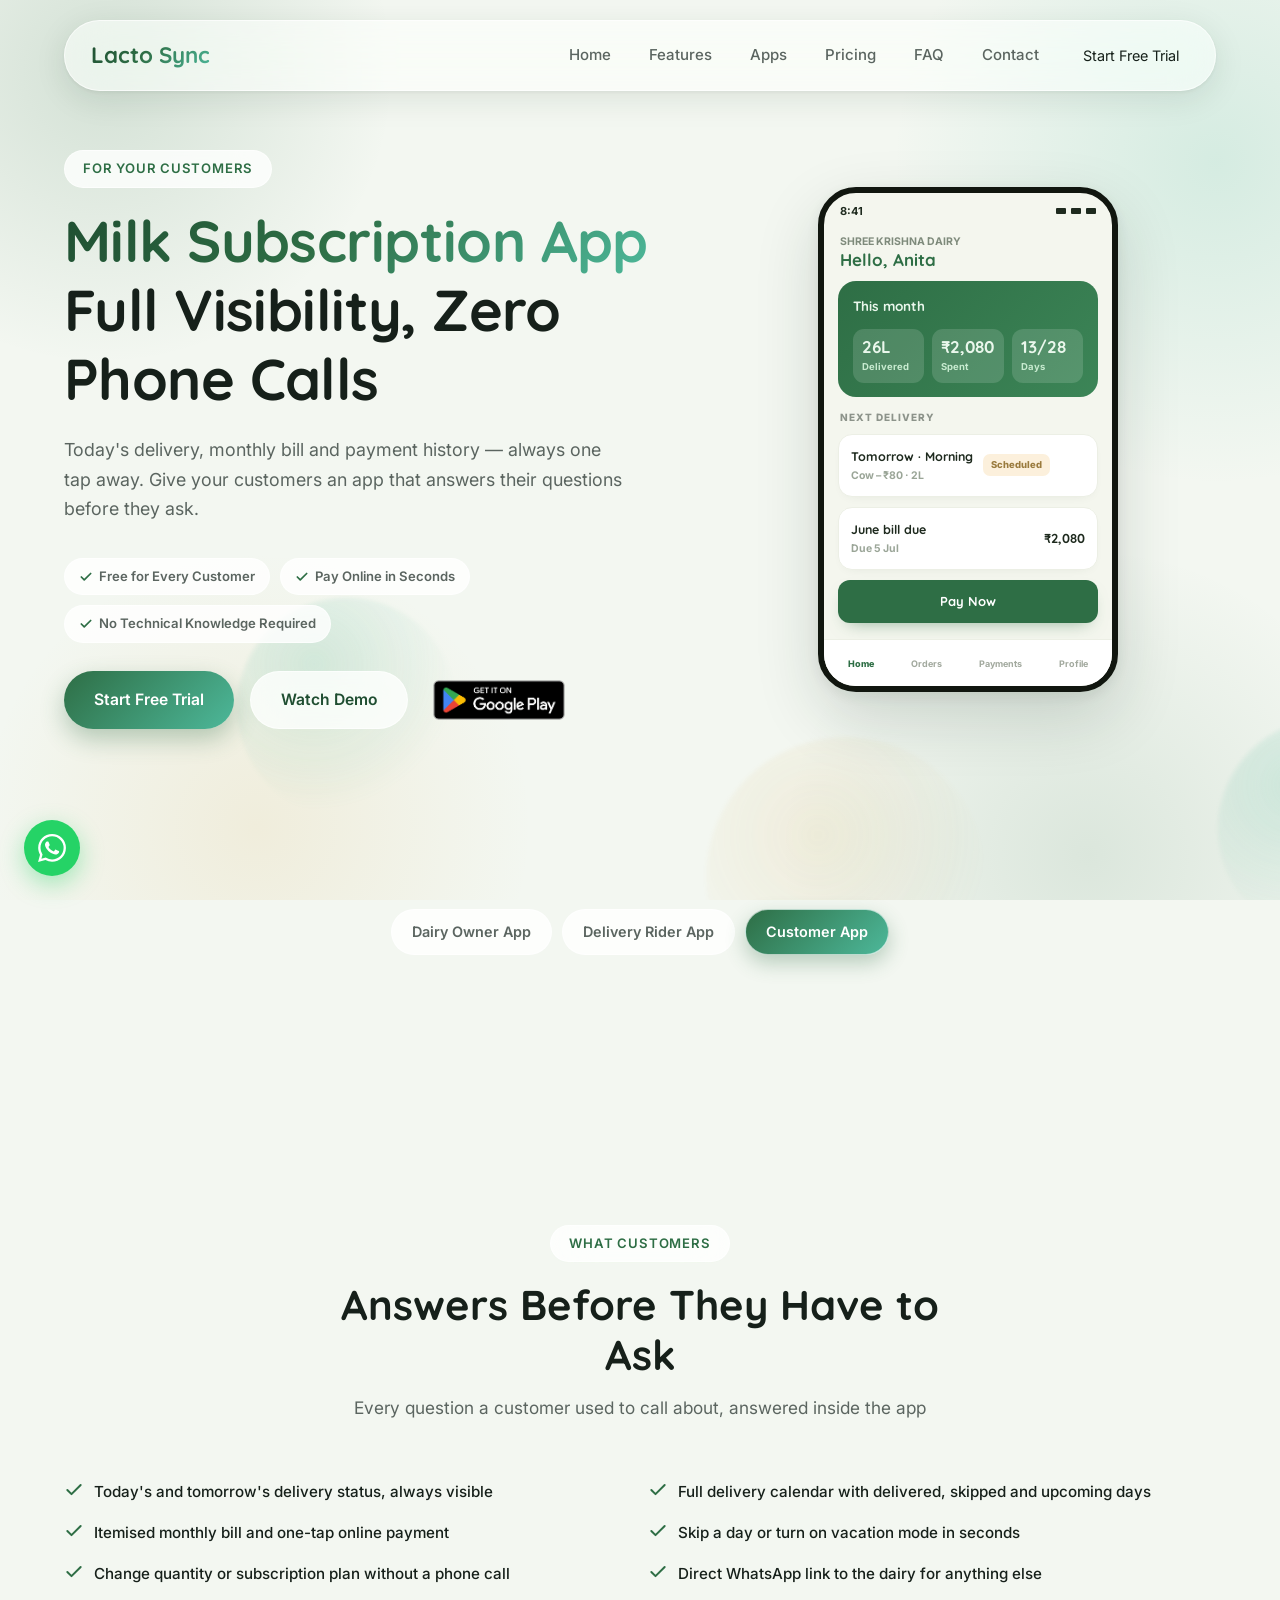
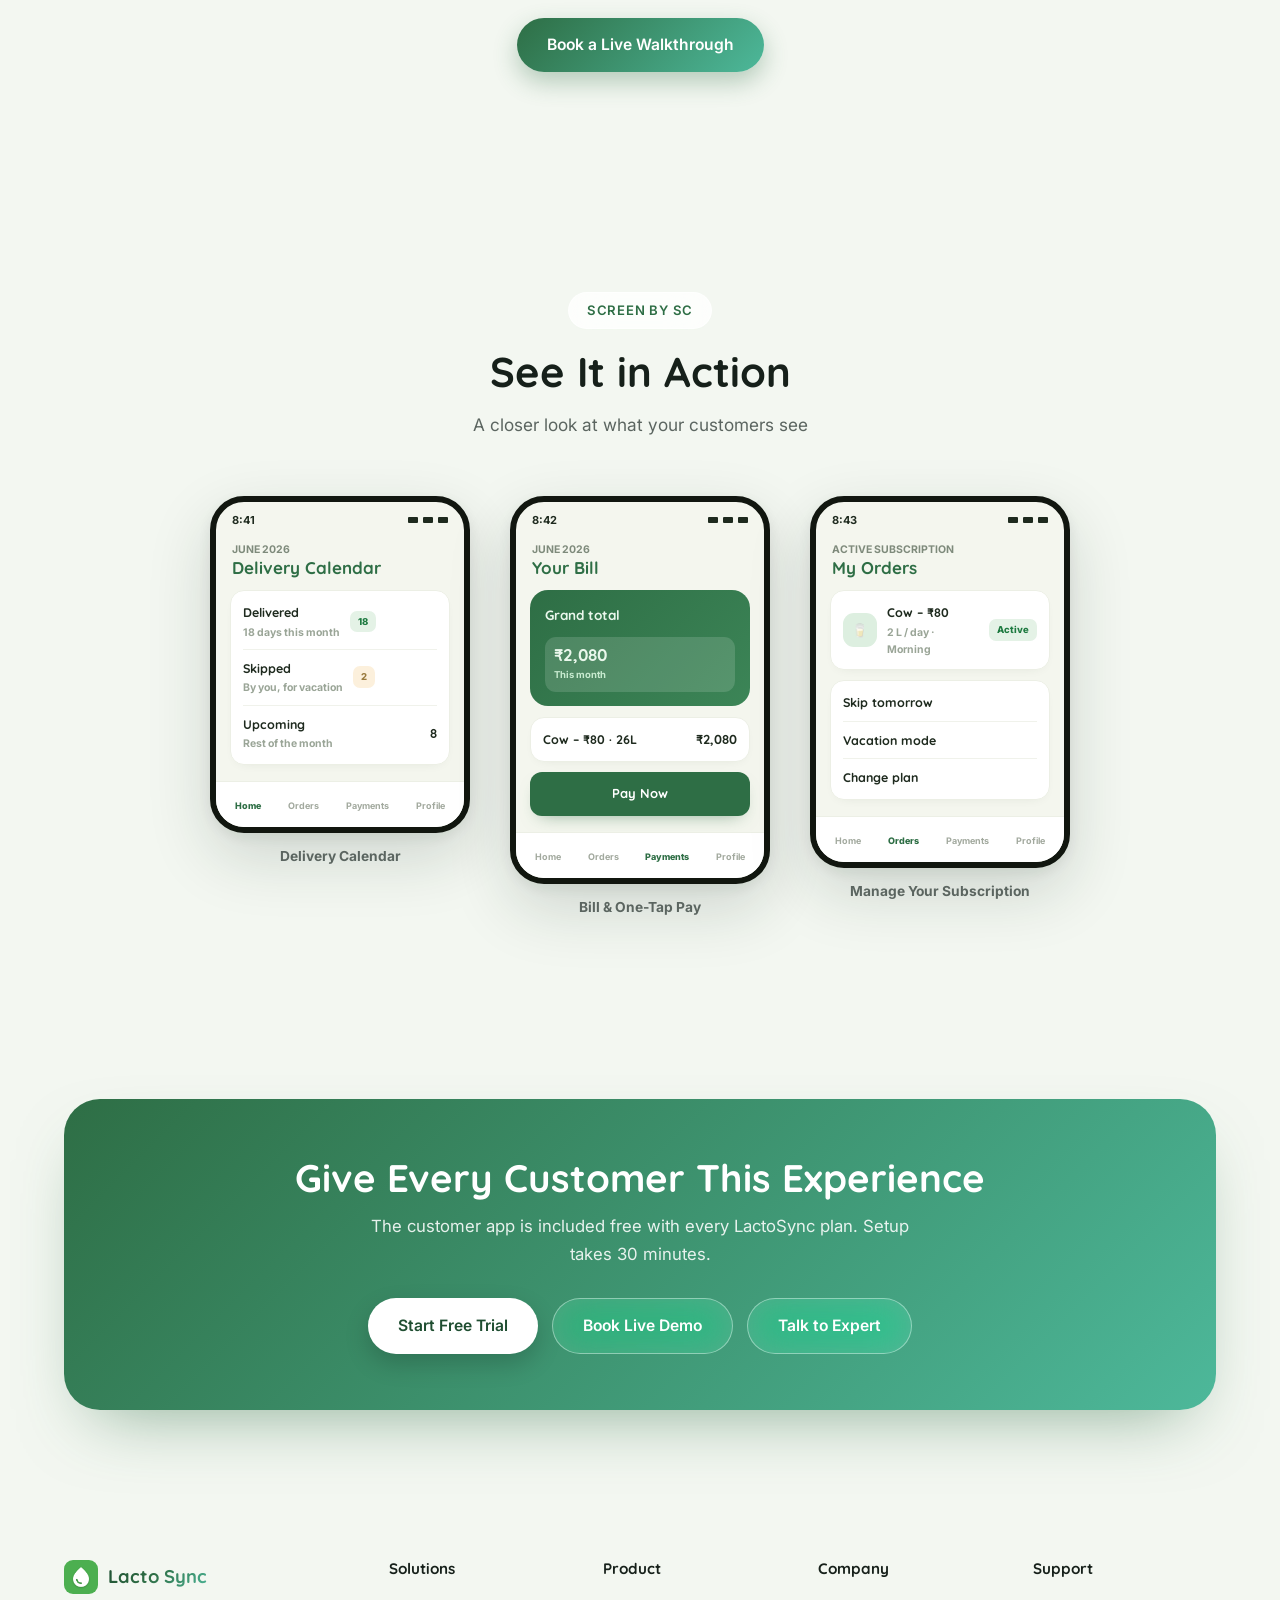
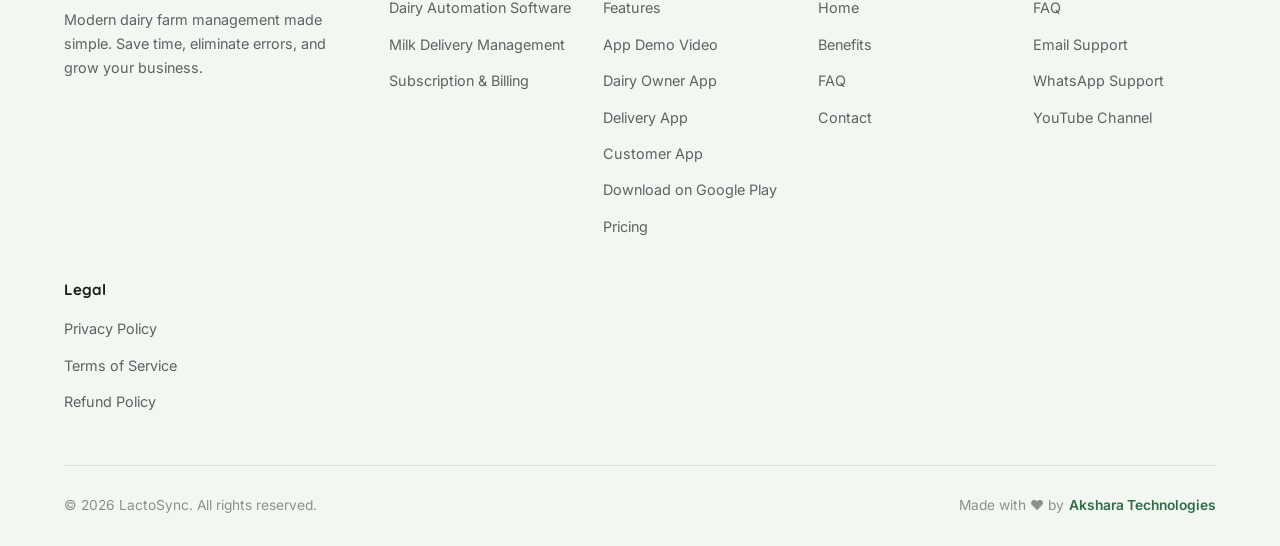
<file: customer-app.html>
<!DOCTYPE html>
<html lang="en">

<head>
    <meta charset="UTF-8">
    <meta name="viewport" content="width=device-width, initial-scale=1.0">
    <title>Milk Delivery Customer App | LactoSync</title>
    <meta name="description" content="Let customers see today's delivery, their running monthly bill and full payment history — and pause deliveries themselves, without calling you.">
    <meta name="keywords" content="milk delivery customer app, dairy subscription app, doodh delivery tracking app India">
    <meta name="robots" content="index, follow, max-snippet:-1, max-image-preview:large, max-video-preview:-1">
    <meta name="theme-color" content="#2E6E45">
    <link rel="canonical" href="https://lactosync.com/customer-app">

    <meta property="og:type" content="website">
    <meta property="og:site_name" content="LactoSync">
    <meta property="og:locale" content="en_IN">
    <meta property="og:url" content="https://lactosync.com/customer-app">
    <meta property="og:title" content="Milk Delivery Customer App | LactoSync">
    <meta property="og:description" content="Let customers see today's delivery, their running monthly bill and full payment history — and pause deliveries themselves, without calling you.">
    <meta property="og:image" content="https://lactosync.com/assets/og/subscription-billing-og.jpg">
    <meta property="og:image:width" content="1200">
    <meta property="og:image:height" content="630">
    <meta property="og:image:alt" content="LactoSync customer app">

    <meta name="twitter:card" content="summary_large_image">
    <meta name="twitter:title" content="Milk Delivery Customer App | LactoSync">
    <meta name="twitter:description" content="Let customers see today's delivery, their running monthly bill and full payment history — and pause deliveries themselves, without calling you.">
    <meta name="twitter:image" content="https://lactosync.com/assets/og/subscription-billing-og.jpg">

    <link rel="icon" type="image/png" href="assets/logo/favicon.png">
    <link rel="apple-touch-icon" href="assets/logo/favicon.png">

    <link rel="preconnect" href="https://fonts.googleapis.com">
    <link rel="preconnect" href="https://fonts.gstatic.com" crossorigin>
    <link rel="stylesheet" href="https://fonts.googleapis.com/css2?family=Quicksand:wght@500;600;700&family=Inter:wght@400;500;600;700;800&display=swap">
    <link rel="stylesheet" href="styles.css?v=20261026">

    <script type="application/ld+json">
{
        "@context": "https://schema.org",
        "@type": "SoftwareApplication",
        "name": "LactoSync Customer App",
        "applicationCategory": "BusinessApplication",
        "operatingSystem": "Android 7.0+, Web",
        "description": "Today's delivery status, monthly bill breakdown, one-tap payment and vacation pause for dairy subscription customers.",
        "url": "https://lactosync.com/customer-app",
        "image": "https://lactosync.com/assets/logo/favicon.png",
        "installUrl": "https://play.google.com/store/apps/details?id=com.aksharatech.lactosync",
        "downloadUrl": "https://play.google.com/store/apps/details?id=com.aksharatech.lactosync"
}
    </script>
    <script type="application/ld+json">
{
        "@context": "https://schema.org",
        "@type": "Organization",
        "name": "LactoSync",
        "url": "https://lactosync.com/",
        "logo": "https://lactosync.com/assets/logo/favicon.png",
        "email": "contact@lactosync.com",
        "parentOrganization": {
                "@type": "Organization",
                "name": "Akshara Technologies",
                "url": "https://aksharatech.com"
        },
        "sameAs": [
                "https://play.google.com/store/apps/details?id=com.aksharatech.lactosync",
                "https://www.youtube.com/@LactoSync"
        ]
}
    </script>
    <script type="application/ld+json">
{
        "@context": "https://schema.org",
        "@type": "BreadcrumbList",
        "itemListElement": [
                {
                        "@type": "ListItem",
                        "position": 1,
                        "name": "Home",
                        "item": "https://lactosync.com/"
                },
                {
                        "@type": "ListItem",
                        "position": 2,
                        "name": "Customer App",
                        "item": "https://lactosync.com/customer-app"
                }
        ]
}
    </script>
</head>

<body>
    <div class="floating-elements">
        <div class="float-element milk-drop"></div>
        <div class="float-element milk-drop"></div>
        <div class="float-element cow-icon"></div>
    </div>
    <div class="cursor-follower"></div>

    <nav class="navbar">
        <div class="container">
            <div class="nav-content">
                <div class="logo"><a href="/"><span class="logo-text">Lacto Sync</span></a></div>
                <ul class="nav-links">
                    <li><a href="/">Home</a></li>
                    <li><a href="/#features">Features</a></li>
                    <li><a href="/#product">Apps</a></li>
                    <li><a href="/#pricing">Pricing</a></li>
                    <li><a href="/#faq">FAQ</a></li>
                    <li><a href="/#contact">Contact</a></li>
                    <li><a href="https://dairyfarm.lactosync.com/signup?utm_source=lactosync.com&amp;utm_medium=website&amp;utm_campaign=nav" class="btn-nav">Start Free Trial</a></li>
                </ul>
                <div class="mobile-menu-btn"><span></span><span></span><span></span></div>
            </div>
        </div>
    </nav>

    <!-- Hero -->
    <section id="home" class="app-hero">
        <div class="container">
            <div class="app-hero-content">
                <div class="hero-text">
                    <span class="section-tag">For Your Customers</span>
                    <h1 class="hero-title">
                        <span class="gradient-text">Milk Subscription App</span>
                        <br>Full Visibility, Zero Phone Calls
                    </h1>
                    <p class="hero-description">
                        Today's delivery, monthly bill and payment history — always one tap away.
                        Give your customers an app that answers their questions before they ask.
                    </p>
                    <div class="app-hero-badges">
                        <span><svg width="14" height="14" viewBox="0 0 24 24" fill="none" stroke="currentColor" stroke-width="3" stroke-linecap="round" stroke-linejoin="round"><path d="M20 6 9 17l-5-5"/></svg> Free for Every Customer</span>
                        <span><svg width="14" height="14" viewBox="0 0 24 24" fill="none" stroke="currentColor" stroke-width="3" stroke-linecap="round" stroke-linejoin="round"><path d="M20 6 9 17l-5-5"/></svg> Pay Online in Seconds</span>
                        <span><svg width="14" height="14" viewBox="0 0 24 24" fill="none" stroke="currentColor" stroke-width="3" stroke-linecap="round" stroke-linejoin="round"><path d="M20 6 9 17l-5-5"/></svg> No Technical Knowledge Required</span>
                    </div>
                    <div class="hero-buttons">
                        <a href="https://dairyfarm.lactosync.com/signup?utm_source=lactosync.com&amp;utm_medium=website&amp;utm_campaign=start_free_trial" class="btn btn-primary">Start Free Trial</a>
                        <a href="/dairy-management-app-demo" class="btn btn-secondary">Watch Demo</a>
                        <a class="play-badge" href="https://play.google.com/store/apps/details?id=com.aksharatech.lactosync" target="_blank" rel="noopener"
                            aria-label="Download the Lacto Sync app — get it on Google Play (opens in a new tab)">
                            <img src="assets/store/google-play-badge.png" alt="Get it on Google Play"
                                width="646" height="250" loading="lazy">
                        </a>
                    </div>
                </div>
                <div class="hero-image">
                    <div class="mockup-phone mockup-lg">
                        <div class="mockup-statusbar"><span>8:41</span><div class="mockup-dots"><span></span><span></span><span></span></div></div>
                        <div class="mockup-header">
                            <div>
                                <div class="mockup-subtext">SHREE KRISHNA DAIRY</div>
                                <div class="mockup-greeting">Hello, Anita</div>
                            </div>
                        </div>
                        <div class="mockup-body">
                            <div class="mockup-hero-card">
                                <div class="mockup-hero-title">This month</div>
                                <div class="mockup-hero-stats">
                                    <div><div class="mockup-num">26L</div><div class="mockup-label">Delivered</div></div>
                                    <div><div class="mockup-num">₹2,080</div><div class="mockup-label">Spent</div></div>
                                    <div><div class="mockup-num">13/28</div><div class="mockup-label">Days</div></div>
                                </div>
                            </div>
                            <div class="mockup-section-label">NEXT DELIVERY</div>
                            <div class="mockup-card">
                                <div class="mockup-row"><div><div class="mockup-row-title">Tomorrow · Morning</div><div class="mockup-row-sub">Cow – ₹80 · 2L</div></div><span class="mockup-pill mockup-pill-amber">Scheduled</span></div>
                            </div>
                            <div class="mockup-card">
                                <div class="mockup-row"><div><div class="mockup-row-title">June bill due</div><div class="mockup-row-sub">Due 5 Jul</div></div><span class="mockup-row-value">₹2,080</span></div>
                            </div>
                            <div class="mockup-cta">Pay Now</div>
                        </div>
                        <div class="mockup-navbar">
                            <div class="mockup-nav-active"><span>Home</span></div>
                            <div><span>Orders</span></div>
                            <div><span>Payments</span></div>
                            <div><span>Profile</span></div>
                        </div>
                    </div>
                </div>
            </div>
        </div>
    </section>

    <!-- Role switcher -->
    <section>
        <div class="container">
            <div class="role-switcher">
                <a href="/dairy-owner-app">Dairy Owner App</a>
                <a href="/delivery-app">Delivery Rider App</a>
                <a href="/customer-app" class="active">Customer App</a>
            </div>
        </div>
    </section>

    <!-- Feature list -->
    <section class="problem-section">
        <div class="container">
            <div class="section-header">
                <span class="section-tag">What Customers Get</span>
                <h2>Answers Before They Have to Ask</h2>
                <p>Every question a customer used to call about, answered inside the app</p>
            </div>
            <ul class="app-feature-list">
                <li><svg viewBox="0 0 24 24" fill="none" stroke="currentColor" stroke-width="2.4" stroke-linecap="round" stroke-linejoin="round"><path d="M20 6 9 17l-5-5"/></svg> Today's and tomorrow's delivery status, always visible</li>
                <li><svg viewBox="0 0 24 24" fill="none" stroke="currentColor" stroke-width="2.4" stroke-linecap="round" stroke-linejoin="round"><path d="M20 6 9 17l-5-5"/></svg> Full delivery calendar with delivered, skipped and upcoming days</li>
                <li><svg viewBox="0 0 24 24" fill="none" stroke="currentColor" stroke-width="2.4" stroke-linecap="round" stroke-linejoin="round"><path d="M20 6 9 17l-5-5"/></svg> Itemised monthly bill and one-tap online payment</li>
                <li><svg viewBox="0 0 24 24" fill="none" stroke="currentColor" stroke-width="2.4" stroke-linecap="round" stroke-linejoin="round"><path d="M20 6 9 17l-5-5"/></svg> Skip a day or turn on vacation mode in seconds</li>
                <li><svg viewBox="0 0 24 24" fill="none" stroke="currentColor" stroke-width="2.4" stroke-linecap="round" stroke-linejoin="round"><path d="M20 6 9 17l-5-5"/></svg> Change quantity or subscription plan without a phone call</li>
                <li><svg viewBox="0 0 24 24" fill="none" stroke="currentColor" stroke-width="2.4" stroke-linecap="round" stroke-linejoin="round"><path d="M20 6 9 17l-5-5"/></svg> Direct WhatsApp link to the dairy for anything else</li>
            </ul>
            <div style="text-align:center;">
                <a href="#" class="btn btn-primary schedule-demo-btn">Book a Live Walkthrough</a>
            </div>
        </div>
    </section>

    <!-- Gallery -->
    <section class="screenshots-section">
        <div class="container">
            <div class="section-header">
                <span class="section-tag">Screen by Screen</span>
                <h2>See It in Action</h2>
                <p>A closer look at what your customers see</p>
            </div>
            <div class="app-gallery">
                <div class="app-gallery-item">
                    <div class="mockup-phone">
                        <div class="mockup-statusbar"><span>8:41</span><div class="mockup-dots"><span></span><span></span><span></span></div></div>
                        <div class="mockup-header"><div><div class="mockup-subtext">JUNE 2026</div><div class="mockup-greeting">Delivery Calendar</div></div></div>
                        <div class="mockup-body">
                            <div class="mockup-card">
                                <div class="mockup-row"><div><div class="mockup-row-title">Delivered</div><div class="mockup-row-sub">18 days this month</div></div><span class="mockup-pill">18</span></div>
                                <div class="mockup-row"><div><div class="mockup-row-title">Skipped</div><div class="mockup-row-sub">By you, for vacation</div></div><span class="mockup-pill mockup-pill-amber">2</span></div>
                                <div class="mockup-row"><div><div class="mockup-row-title">Upcoming</div><div class="mockup-row-sub">Rest of the month</div></div><span class="mockup-row-value">8</span></div>
                            </div>
                        </div>
                        <div class="mockup-navbar">
                            <div class="mockup-nav-active"><span>Home</span></div>
                            <div><span>Orders</span></div>
                            <div><span>Payments</span></div>
                            <div><span>Profile</span></div>
                        </div>
                    </div>
                    <p class="mockup-caption">Delivery Calendar</p>
                </div>

                <div class="app-gallery-item">
                    <div class="mockup-phone">
                        <div class="mockup-statusbar"><span>8:42</span><div class="mockup-dots"><span></span><span></span><span></span></div></div>
                        <div class="mockup-header"><div><div class="mockup-subtext">JUNE 2026</div><div class="mockup-greeting">Your Bill</div></div></div>
                        <div class="mockup-body">
                            <div class="mockup-hero-card">
                                <div class="mockup-hero-title">Grand total</div>
                                <div class="mockup-hero-stats">
                                    <div><div class="mockup-num">₹2,080</div><div class="mockup-label">This month</div></div>
                                </div>
                            </div>
                            <div class="mockup-card">
                                <div class="mockup-row"><div><div class="mockup-row-title">Cow – ₹80 · 26L</div></div><span class="mockup-row-value">₹2,080</span></div>
                            </div>
                            <div class="mockup-cta">Pay Now</div>
                        </div>
                        <div class="mockup-navbar">
                            <div><span>Home</span></div>
                            <div><span>Orders</span></div>
                            <div class="mockup-nav-active"><span>Payments</span></div>
                            <div><span>Profile</span></div>
                        </div>
                    </div>
                    <p class="mockup-caption">Bill &amp; One-Tap Pay</p>
                </div>

                <div class="app-gallery-item">
                    <div class="mockup-phone">
                        <div class="mockup-statusbar"><span>8:43</span><div class="mockup-dots"><span></span><span></span><span></span></div></div>
                        <div class="mockup-header"><div><div class="mockup-subtext">ACTIVE SUBSCRIPTION</div><div class="mockup-greeting">My Orders</div></div></div>
                        <div class="mockup-body">
                            <div class="mockup-card">
                                <div class="mockup-row"><span class="mockup-avatar">🥛</span><div><div class="mockup-row-title">Cow – ₹80</div><div class="mockup-row-sub">2 L / day · Morning</div></div><span class="mockup-pill">Active</span></div>
                            </div>
                            <div class="mockup-card">
                                <div class="mockup-row"><div><div class="mockup-row-title">Skip tomorrow</div></div></div>
                                <div class="mockup-row"><div><div class="mockup-row-title">Vacation mode</div></div></div>
                                <div class="mockup-row"><div><div class="mockup-row-title">Change plan</div></div></div>
                            </div>
                        </div>
                        <div class="mockup-navbar">
                            <div><span>Home</span></div>
                            <div class="mockup-nav-active"><span>Orders</span></div>
                            <div><span>Payments</span></div>
                            <div><span>Profile</span></div>
                        </div>
                    </div>
                    <p class="mockup-caption">Manage Your Subscription</p>
                </div>
            </div>
        </div>
    </section>

    <!-- Final CTA -->
    <section class="final-cta-section">
        <div class="container">
            <div class="final-cta-banner">
                <h2>Give Every Customer This Experience</h2>
                <p>The customer app is included free with every LactoSync plan. Setup takes 30 minutes.</p>
                <div class="final-cta-buttons">
                    <a href="https://dairyfarm.lactosync.com/signup?utm_source=lactosync.com&amp;utm_medium=website&amp;utm_campaign=start_free_trial" class="btn btn-primary">Start Free Trial</a>
                    <a href="#" class="btn btn-secondary schedule-demo-btn">Book Live Demo</a>
                    <a href="https://wa.me/919429040899?text=Hi%2C%20I%27d%20like%20to%20talk%20to%20an%20expert%20about%20the%20LactoSync%20customer%20app" target="_blank" rel="noopener" class="btn btn-secondary">Talk to Expert</a>
                </div>
            </div>
        </div>
    </section>

    <!-- Footer -->
    <footer class="footer">
        <div class="container">
            <div class="footer-content">
                <div class="footer-section">
                    <div class="footer-logo">
                        <img src="assets/logo/favicon.png" alt="LactoSync Logo" class="logo-icon" width="34" height="34" loading="lazy">
                        <span class="logo-text" style="font-size:1.15rem;">Lacto Sync</span>
                    </div>
                    <p>Modern dairy farm management made simple. Save time, eliminate errors, and grow your business.</p>
                </div>
                <div class="footer-section">
                    <h4>Solutions</h4>
                    <ul>
                        <li><a href="/dairy-automation-software">Dairy Automation Software</a></li>
                        <li><a href="/milk-delivery-management-software">Milk Delivery Management</a></li>
                        <li><a href="/milk-subscription-billing-software">Subscription &amp; Billing</a></li>
                    </ul>
                </div>
                <div class="footer-section">
                    <h4>Product</h4>
                    <ul>
                        <li><a href="/#features">Features</a></li>
                        <li><a href="/dairy-management-app-demo">App Demo Video</a></li>
                        <li><a href="/dairy-owner-app">Dairy Owner App</a></li>
                        <li><a href="/delivery-app">Delivery App</a></li>
                        <li><a href="/customer-app">Customer App</a></li>
                        <li><a href="https://play.google.com/store/apps/details?id=com.aksharatech.lactosync" target="_blank" rel="noopener">Download on Google Play</a></li>
                        <li><a href="/#pricing">Pricing</a></li>
                    </ul>
                </div>
                <div class="footer-section">
                    <h4>Company</h4>
                    <ul>
                        <li><a href="/#home">Home</a></li>
                        <li><a href="/#benefits">Benefits</a></li>
                        <li><a href="/#faq">FAQ</a></li>
                        <li><a href="/#contact">Contact</a></li>
                    </ul>
                </div>
                <div class="footer-section">
                    <h4>Support</h4>
                    <ul>
                        <li><a href="/#faq">FAQ</a></li>
                        <li><a href="mailto:contact@lactosync.com">Email Support</a></li>
                        <li><a href="https://wa.me/919429040899" target="_blank" rel="noopener">WhatsApp Support</a></li>
                        <li><a href="https://www.youtube.com/@LactoSync" target="_blank" rel="noopener">YouTube Channel</a></li>
                    </ul>
                </div>
                <div class="footer-section">
                    <h4>Legal</h4>
                    <ul>
                        <li><a href="/privacy">Privacy Policy</a></li>
                        <li><a href="/terms">Terms of Service</a></li>
                        <li><a href="/refund-policy">Refund Policy</a></li>
                    </ul>
                </div>
            </div>
            <div class="footer-bottom">
                <p>&copy; 2026 LactoSync. All rights reserved.</p>
                <p class="credit">Made with &hearts; by <a href="https://aksharatech.com" target="_blank" rel="noopener">Akshara Technologies</a></p>
            </div>
        </div>
    </footer>

    <!-- Demo Scheduling Modal -->
    <div id="demoModal" class="demo-modal">
        <div class="demo-modal-content">
            <button class="demo-modal-close">&times;</button>
            <div class="demo-modal-header">
                <h2>Schedule Your Free Demo</h2>
                <p>See how LactoSync can transform your dairy business in just 30 minutes</p>
            </div>
            <form id="demoForm" class="demo-form">
                <div class="form-row">
                    <div class="form-group">
                        <label for="fullName">Full Name *</label>
                        <input type="text" id="fullName" name="fullName" required placeholder="Your name" autocomplete="name">
                    </div>
                    <div class="form-group">
                        <label for="phone">Phone Number *</label>
                        <input type="tel" id="phone" name="phone" required placeholder="10-digit mobile number"
                            pattern="[0-9]{10}" inputmode="numeric" autocomplete="tel">
                    </div>
                </div>
                <div class="form-row">
                    <div class="form-group">
                        <label for="email">Email Address *</label>
                        <input type="email" id="email" name="email" required placeholder="you@example.com" autocomplete="email">
                    </div>
                    <div class="form-group">
                        <label for="dairyName">Dairy Farm Name</label>
                        <input type="text" id="dairyName" name="dairyName" placeholder="Optional">
                    </div>
                </div>
                <div class="form-group">
                    <label for="customerCount">Number of Customers</label>
                    <select id="customerCountSelect" name="customerCount">
                        <option value="">Select range</option>
                        <option value="1-200">1-200 customers (Basic)</option>
                        <option value="201-300">201-300 customers (Starter)</option>
                        <option value="301-400">301-400 customers (Growth)</option>
                        <option value="401-500">401-500 customers (Pro)</option>
                        <option value="500+">500+ customers (Enterprise)</option>
                    </select>
                </div>
                <div class="form-group">
                    <label for="message">Anything specific you'd like us to cover? (Optional)</label>
                    <textarea id="message" name="message" rows="2"
                        placeholder="E.g. WhatsApp billing, multi-route delivery, data import..."></textarea>
                </div>
                <div class="form-actions">
                    <button type="submit" class="btn btn-primary btn-large">Schedule Demo</button>
                    <button type="button" class="btn btn-outline btn-large demo-cancel">Cancel</button>
                </div>
                <div class="form-footer">
                    <p><span class="ico-check">✓</span> Free 30-minute demo &nbsp;&nbsp; <span class="ico-check">✓</span> No credit card required &nbsp;&nbsp; <span class="ico-check">✓</span> Instant confirmation
                    </p>
                </div>
            </form>
        </div>
    </div>

    <a href="https://wa.me/919429040899?text=Hi%2C%20I%27d%20like%20to%20know%20more%20about%20LactoSync" target="_blank" rel="noopener" class="whatsapp-fab" aria-label="Chat with us on WhatsApp">
        <svg viewBox="0 0 24 24" fill="currentColor"><path d="M17.472 14.382c-.297-.149-1.758-.867-2.03-.967-.273-.099-.471-.148-.67.15-.197.297-.767.966-.94 1.164-.173.199-.347.223-.644.075-.297-.15-1.255-.463-2.39-1.475-.883-.788-1.48-1.761-1.653-2.059-.173-.297-.018-.458.13-.606.134-.133.298-.347.446-.52.149-.174.198-.298.298-.497.099-.198.05-.371-.025-.52-.075-.149-.669-1.612-.916-2.207-.242-.579-.487-.5-.669-.51-.173-.008-.371-.01-.57-.01-.198 0-.52.074-.792.372-.272.297-1.04 1.016-1.04 2.479 0 1.462 1.065 2.875 1.213 3.074.149.198 2.096 3.2 5.077 4.487.709.306 1.262.489 1.694.625.712.227 1.36.195 1.871.118.571-.085 1.758-.719 2.006-1.413.248-.694.248-1.289.173-1.413-.074-.124-.272-.198-.57-.347m-5.421 7.403h-.004a9.87 9.87 0 01-5.031-1.378l-.361-.214-3.741.982.998-3.648-.235-.374a9.86 9.86 0 01-1.51-5.26c.001-5.45 4.436-9.884 9.888-9.884 2.64 0 5.122 1.03 6.988 2.898a9.825 9.825 0 012.893 6.994c-.003 5.45-4.437 9.884-9.885 9.884m8.413-18.297A11.815 11.815 0 0012.05 0C5.495 0 .16 5.335.157 11.892c0 2.096.547 4.142 1.588 5.945L.057 24l6.305-1.654a11.882 11.882 0 005.683 1.448h.005c6.554 0 11.89-5.335 11.893-11.893a11.821 11.821 0 00-3.48-8.413Z"/></svg>
    </a>

    <script src="script.js?v=20260918" defer></script>
</body>

</html>
</file>
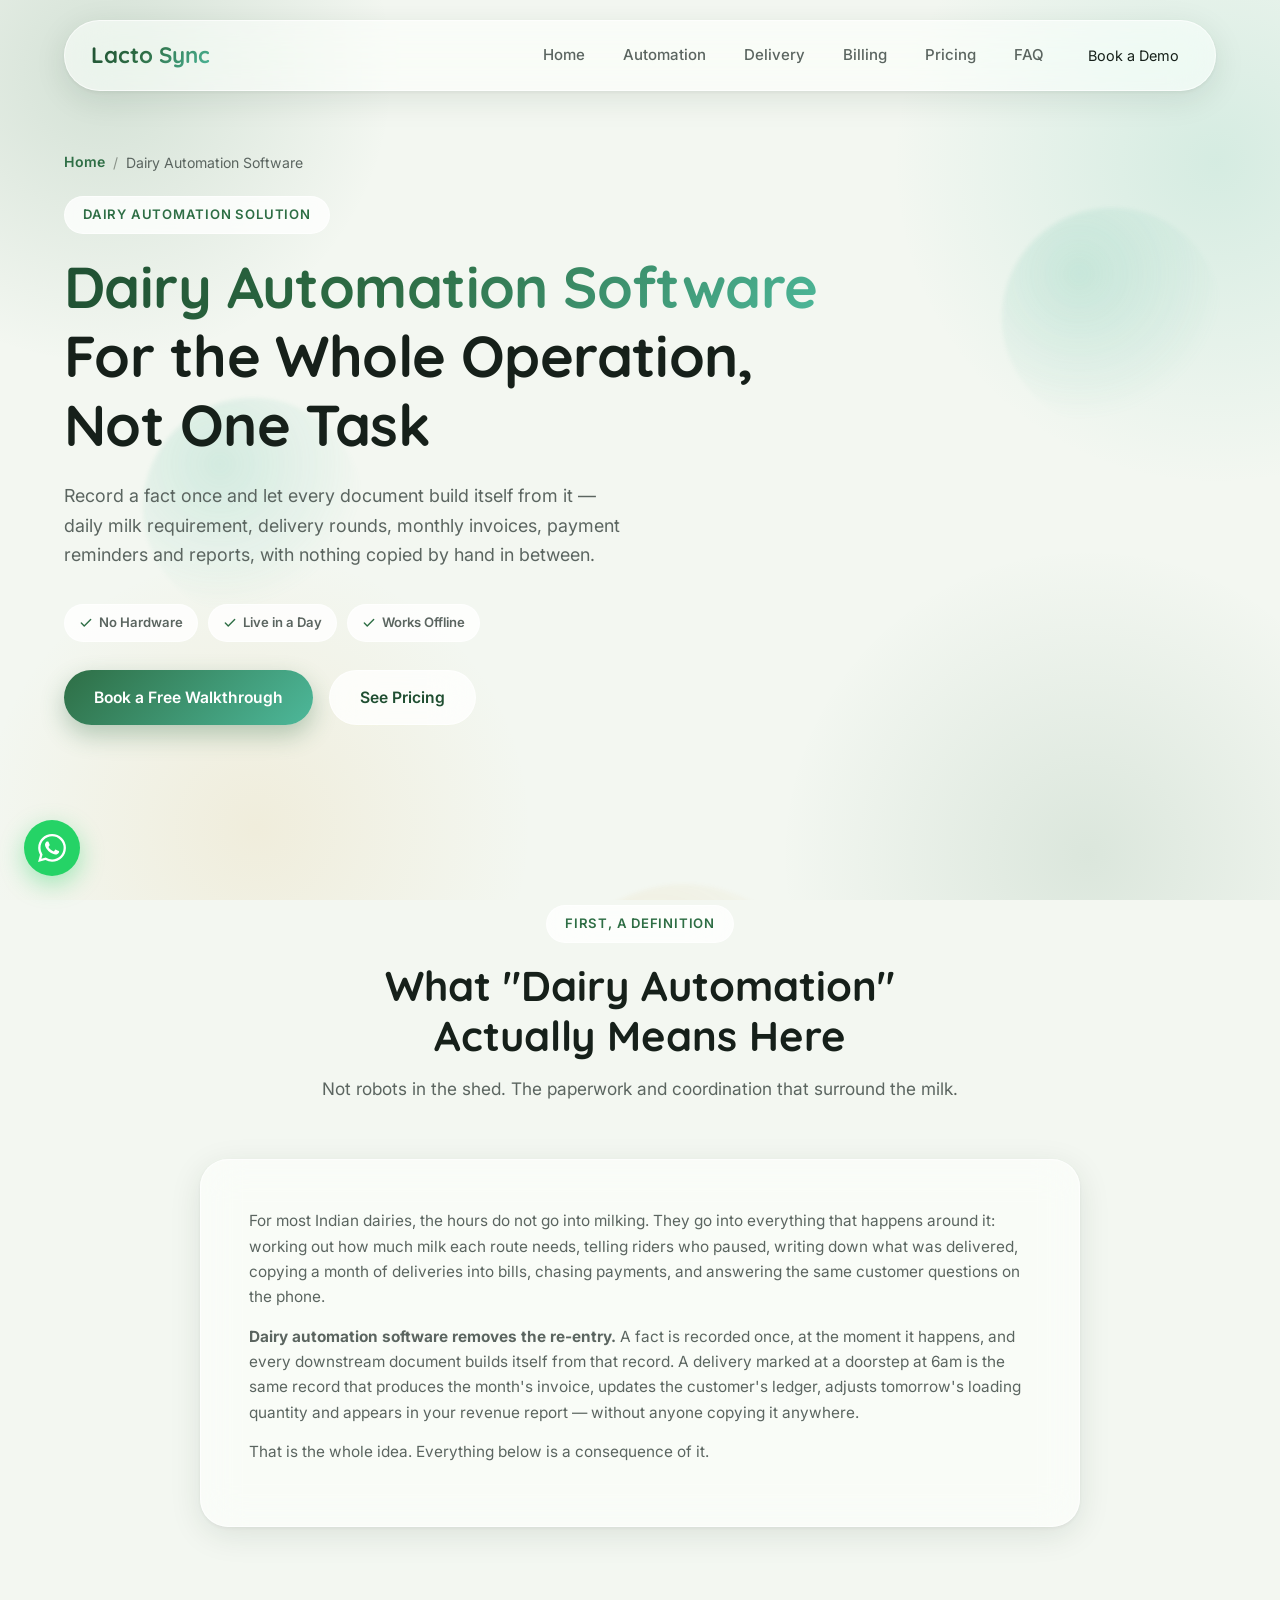
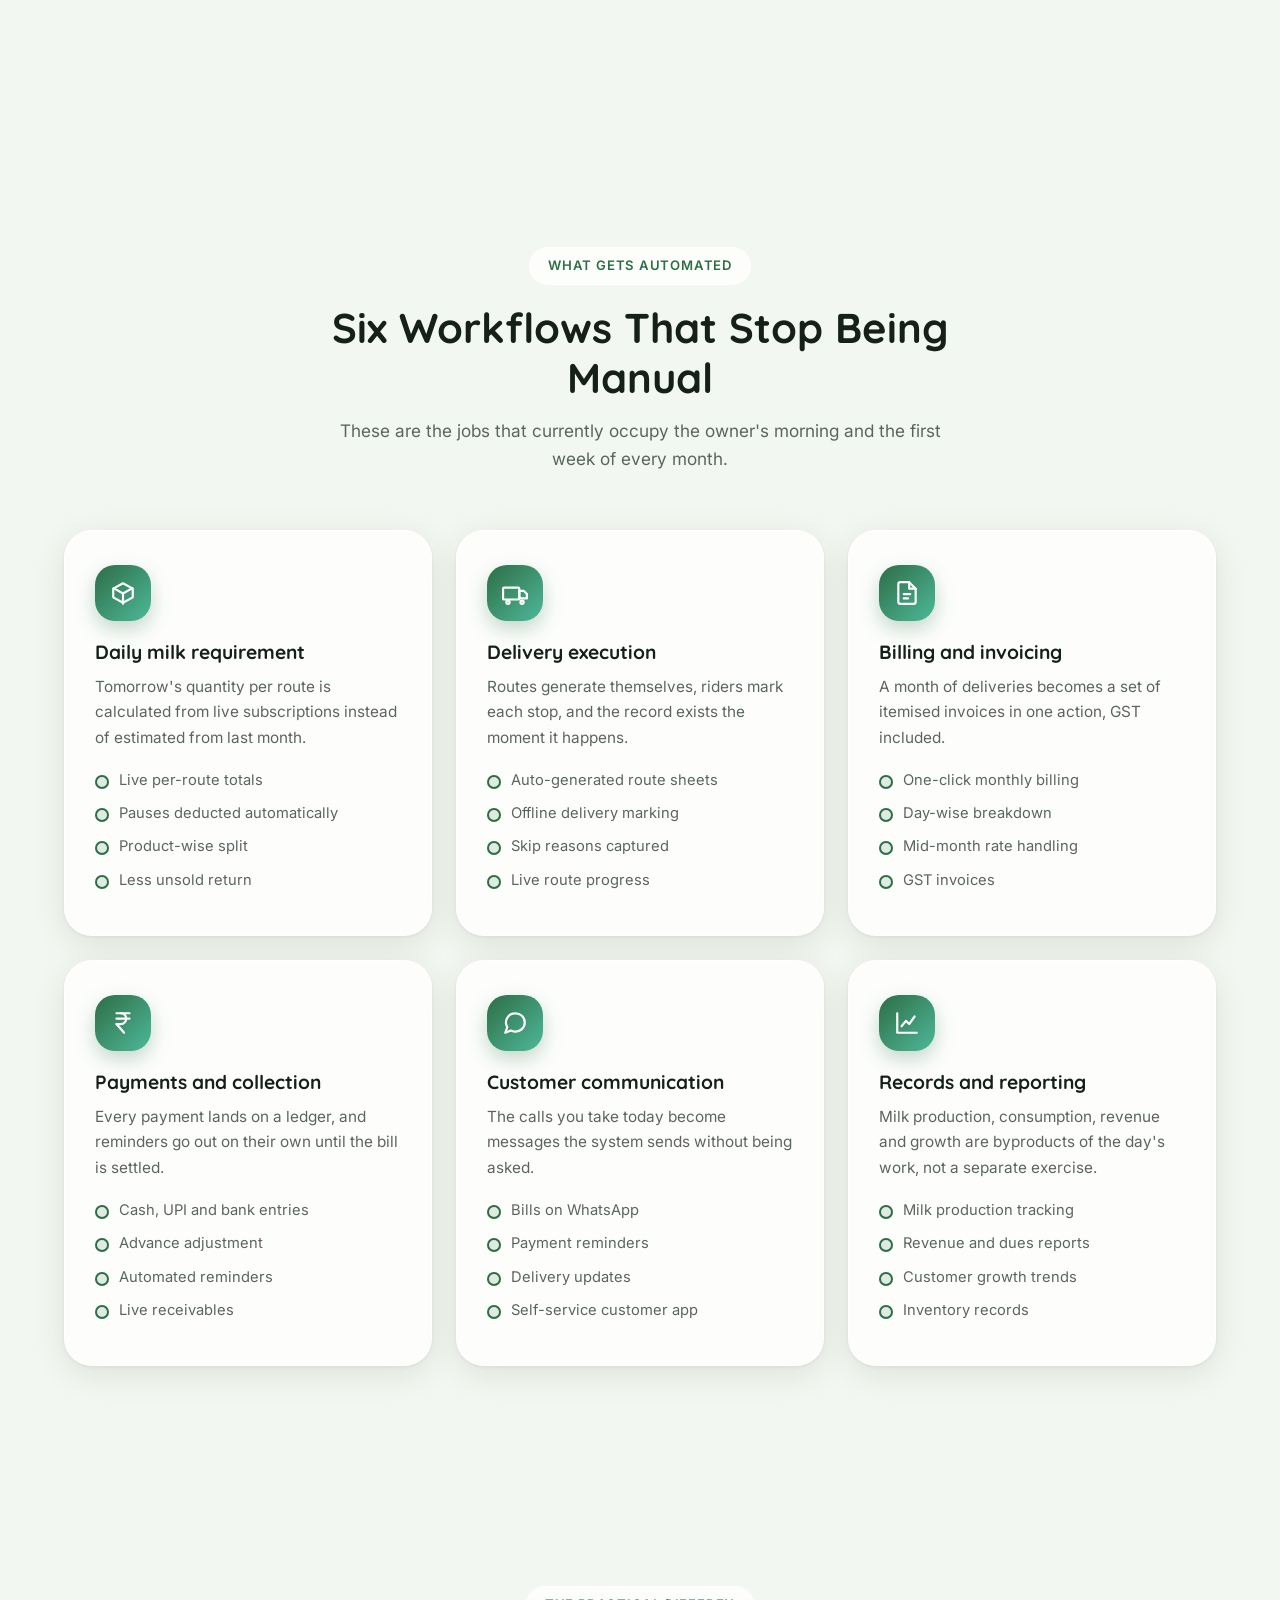
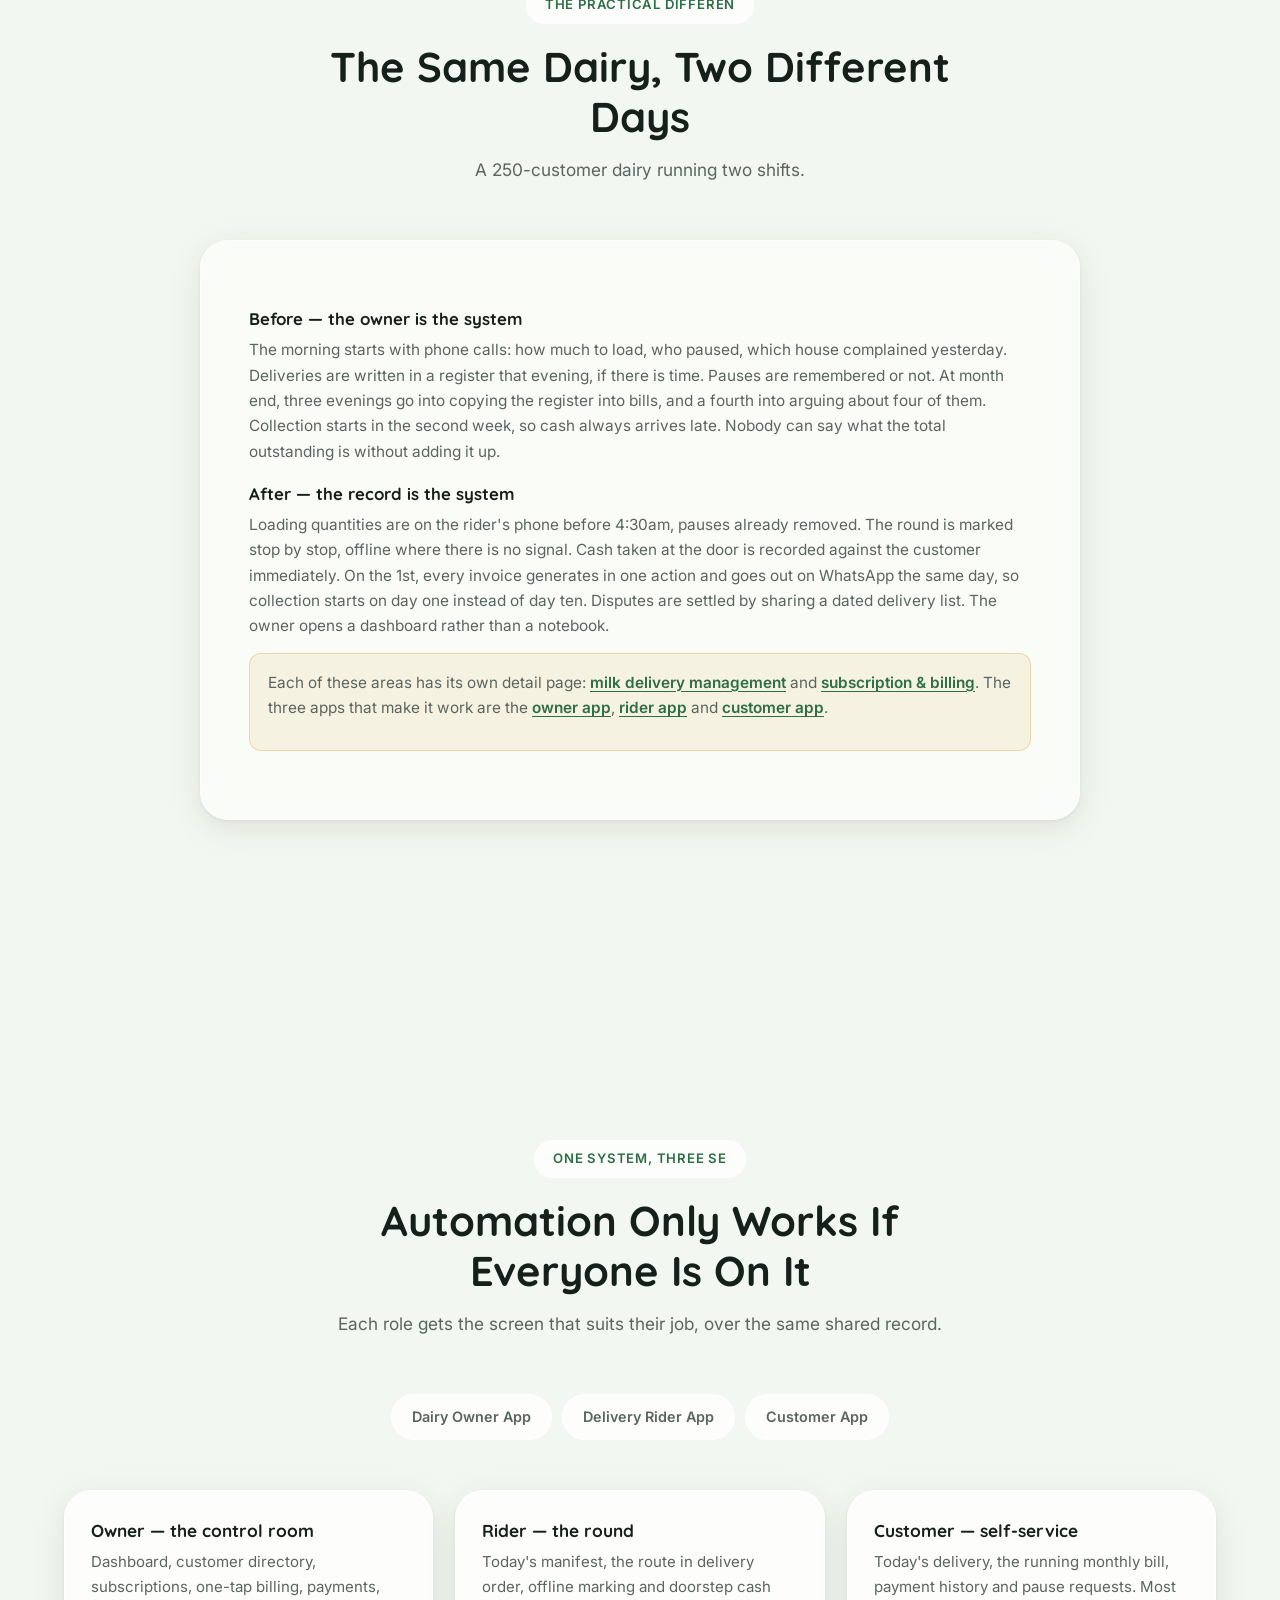
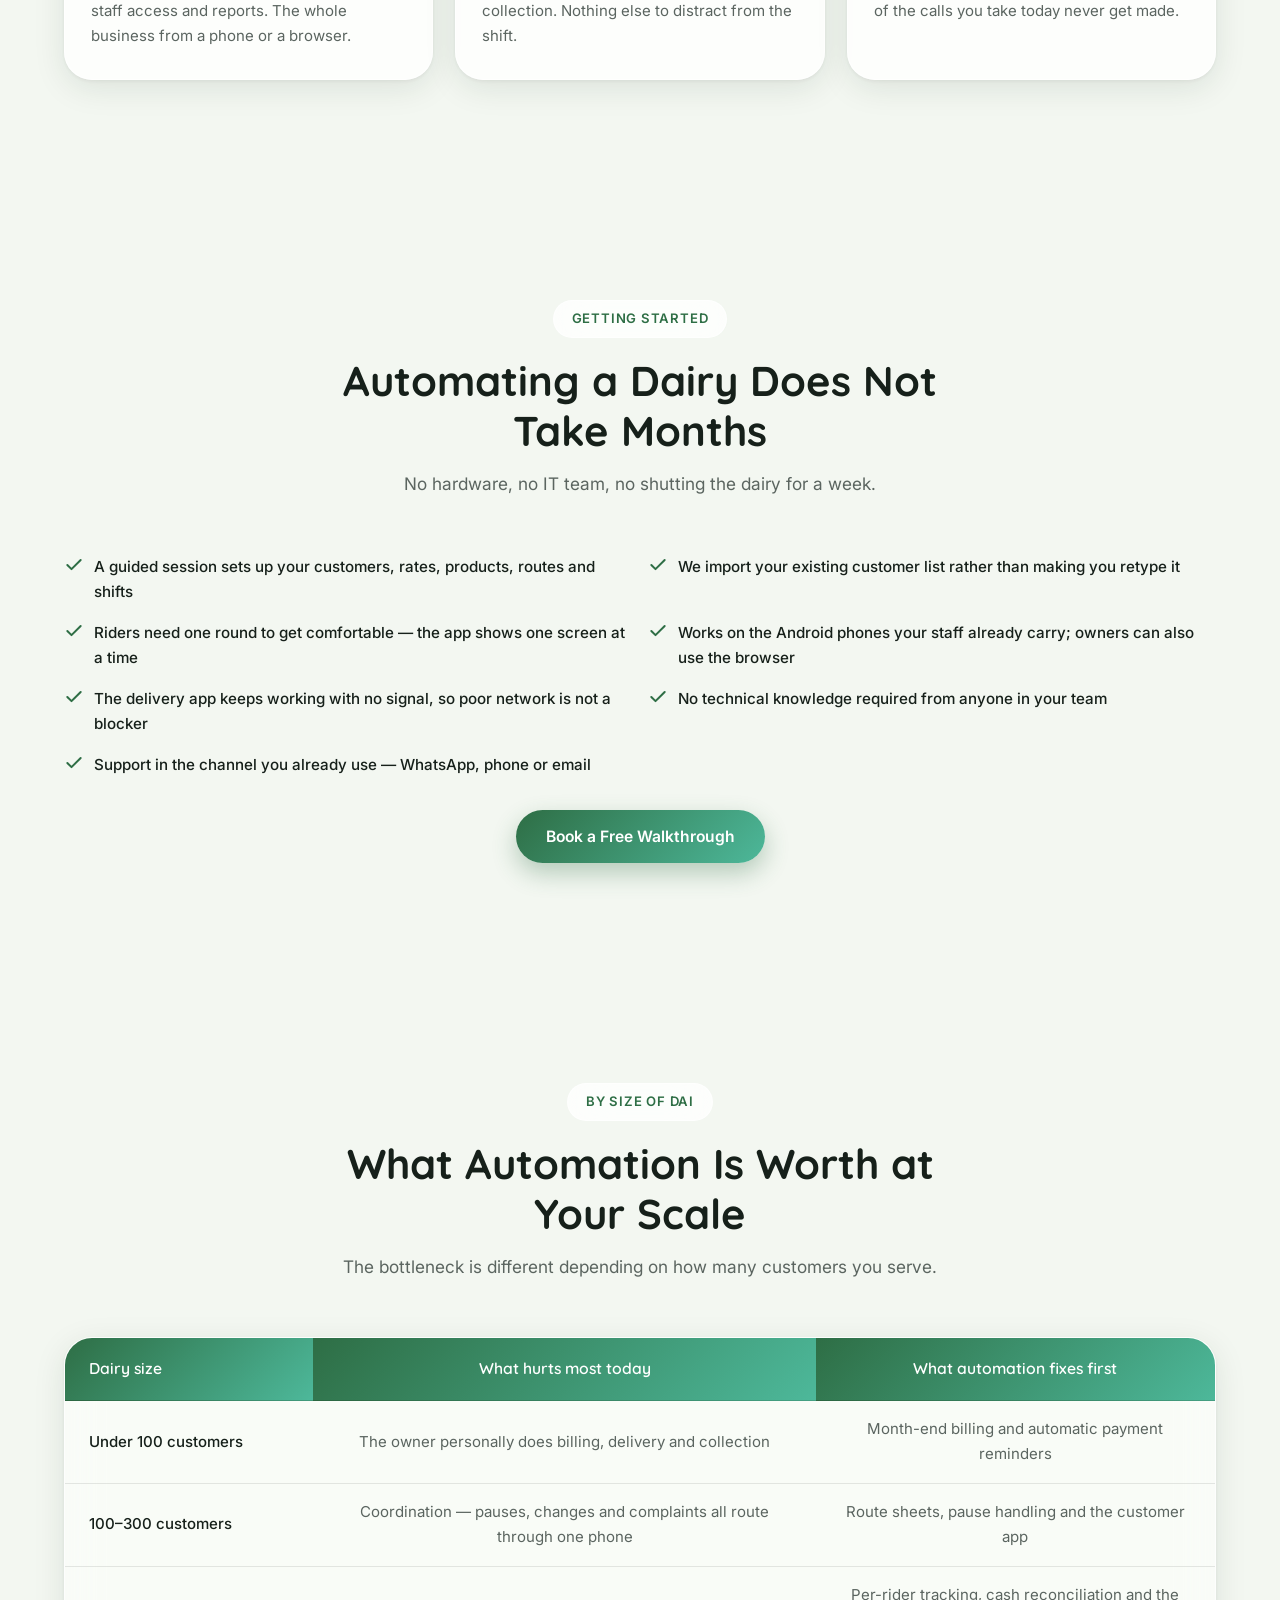
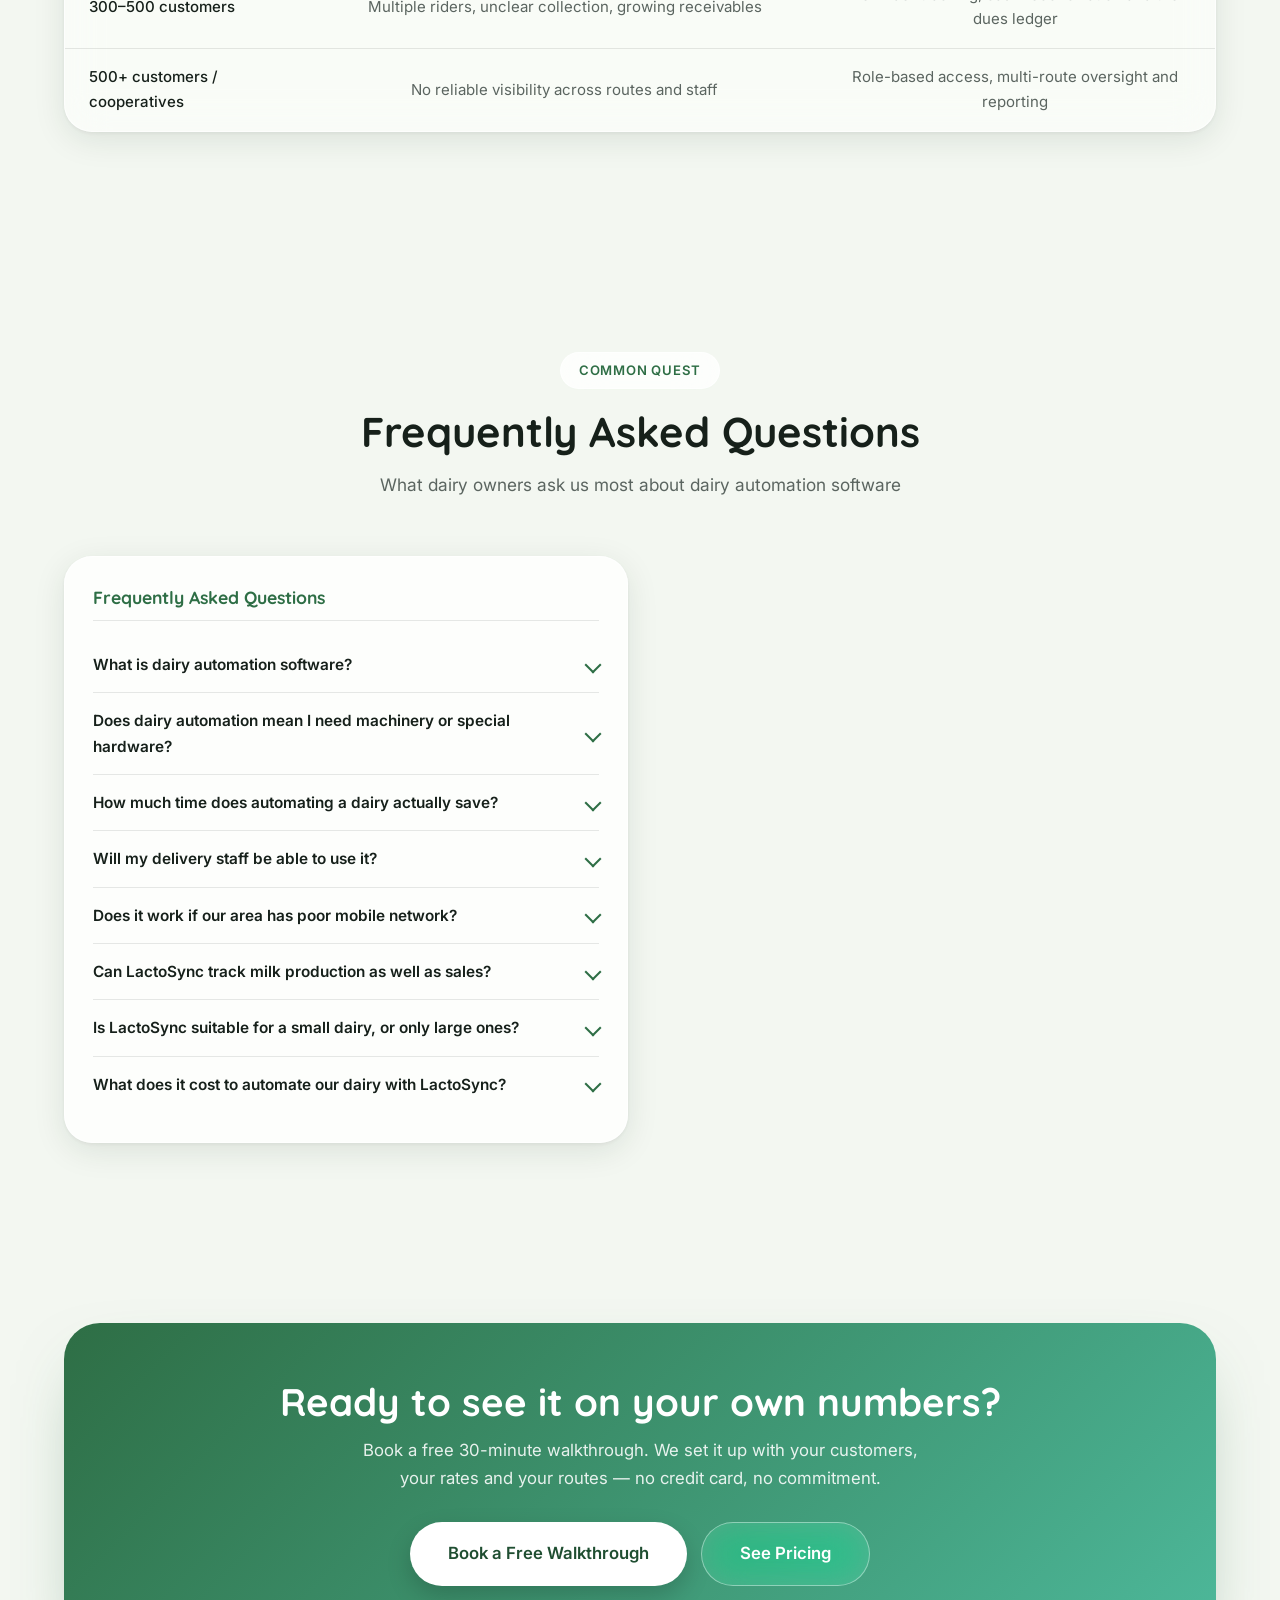
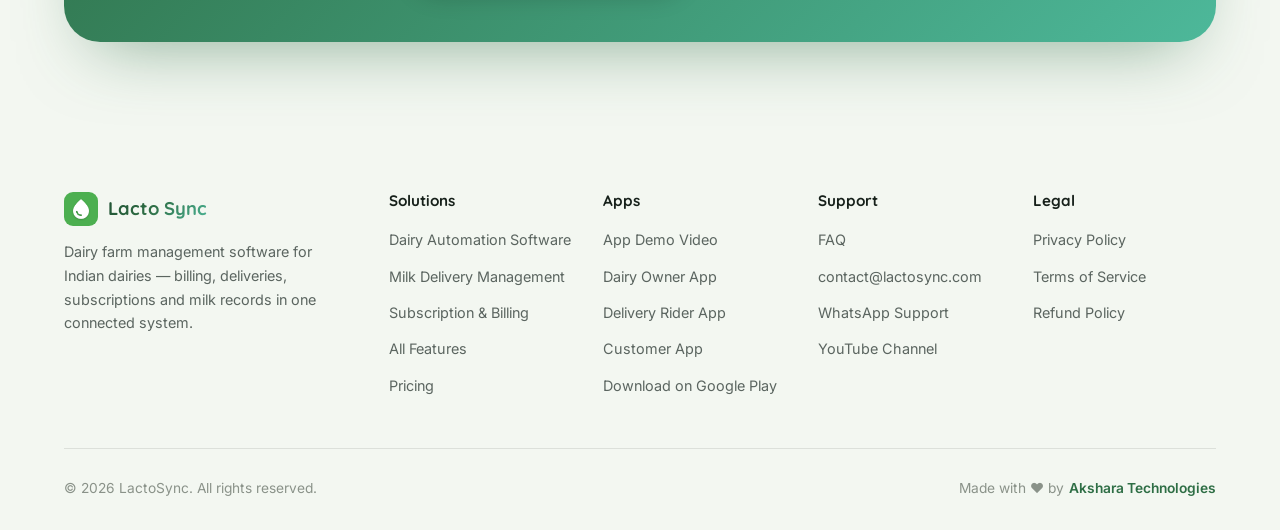
<file: dairy-automation-software.html>
<!DOCTYPE html>
<html lang="en">

<head>
    <meta charset="UTF-8">
    <meta name="viewport" content="width=device-width, initial-scale=1.0">
    <title>Dairy Automation Software for Indian Dairies | LactoSync</title>
    <meta name="description" content="Dairy automation software that records each fact once — milk requirement, delivery rounds, billing, reminders and reports build themselves. From ₹499/mo.">
    <meta name="keywords" content="dairy automation software, dairy automation solution, dairy farm automation software, automate dairy operations, dairy management automation India, dairy farm software automation, dairy ERP India">
    <meta name="robots" content="index, follow, max-snippet:-1, max-image-preview:large, max-video-preview:-1">
    <meta name="theme-color" content="#2E6E45">
    <link rel="canonical" href="https://lactosync.com/dairy-automation-software">

    <meta property="og:type" content="website">
    <meta property="og:site_name" content="LactoSync">
    <meta property="og:locale" content="en_IN">
    <meta property="og:url" content="https://lactosync.com/dairy-automation-software">
    <meta property="og:title" content="Dairy Automation Software for Indian Dairies | LactoSync">
    <meta property="og:description" content="Dairy automation software that records each fact once — milk requirement, delivery rounds, billing, reminders and reports build themselves. From ₹499/mo.">
    <meta property="og:image" content="https://lactosync.com/assets/og/dairy-automation-og.jpg">
    <meta property="og:image:width" content="1200">
    <meta property="og:image:height" content="630">
    <meta property="og:image:alt" content="Dairy Automation Software — LactoSync">
    <meta name="twitter:card" content="summary_large_image">
    <meta name="twitter:title" content="Dairy Automation Software for Indian Dairies | LactoSync">
    <meta name="twitter:description" content="Dairy automation software that records each fact once — milk requirement, delivery rounds, billing, reminders and reports build themselves. From ₹499/mo.">
    <meta name="twitter:image" content="https://lactosync.com/assets/og/dairy-automation-og.jpg">

    <link rel="icon" type="image/png" href="/assets/logo/favicon.png">
    <link rel="apple-touch-icon" href="/assets/logo/favicon.png">
    <link rel="preconnect" href="https://fonts.googleapis.com">
    <link rel="preconnect" href="https://fonts.gstatic.com" crossorigin>
    <link rel="stylesheet" href="https://fonts.googleapis.com/css2?family=Quicksand:wght@500;600;700&family=Inter:wght@400;500;600;700;800&display=swap">
    <link rel="stylesheet" href="/styles.css?v=20261026">

    <script type="application/ld+json">
{
        "@context": "https://schema.org",
        "@type": "SoftwareApplication",
        "name": "LactoSync Dairy Automation Software",
        "applicationCategory": "BusinessApplication",
        "applicationSubCategory": "Dairy Management Software",
        "operatingSystem": "Android 7.0+, Web",
        "description": "Dairy automation software that connects daily milk requirement, delivery execution, subscriptions, billing, payment collection, customer communication and reporting into one record for dairy farms and milk distributors in India.",
        "url": "https://lactosync.com/dairy-automation-software",
        "image": "https://lactosync.com/assets/og/lactosync-og.jpg",
        "inLanguage": "en-IN",
        "featureList": [
                "Automatic daily milk requirement calculation",
                "Automated delivery route generation",
                "Subscription and pause management",
                "One-click billing with GST invoices",
                "Automated WhatsApp bills and payment reminders",
                "Milk production and inventory tracking",
                "Role-based staff access",
                "Business analytics and reporting"
        ],
        "offers": {
                "@type": "AggregateOffer",
                "priceCurrency": "INR",
                "lowPrice": "499",
                "highPrice": "1099",
                "offerCount": "4",
                "url": "https://lactosync.com/#pricing",
                "availability": "https://schema.org/InStock",
                "eligibleRegion": {
                        "@type": "Country",
                        "name": "India"
                }
        },
        "publisher": {
                "@type": "Organization",
                "name": "Akshara Technologies",
                "url": "https://aksharatech.com"
        },
        "installUrl": "https://play.google.com/store/apps/details?id=com.aksharatech.lactosync",
        "downloadUrl": "https://play.google.com/store/apps/details?id=com.aksharatech.lactosync"
}
    </script>
    <script type="application/ld+json">
{
        "@context": "https://schema.org",
        "@type": "BreadcrumbList",
        "itemListElement": [
                {
                        "@type": "ListItem",
                        "position": 1,
                        "name": "Home",
                        "item": "https://lactosync.com/"
                },
                {
                        "@type": "ListItem",
                        "position": 2,
                        "name": "Dairy Automation Software",
                        "item": "https://lactosync.com/dairy-automation-software"
                }
        ]
}
    </script>
    <script type="application/ld+json">
{
        "@context": "https://schema.org",
        "@type": "FAQPage",
        "mainEntity": [
                {
                        "@type": "Question",
                        "name": "What is dairy automation software?",
                        "acceptedAnswer": {
                                "@type": "Answer",
                                "text": "Dairy automation software records each fact once and builds every downstream document from it, instead of having staff re-enter the same information in a register, a bill book and a payment diary. In LactoSync, a delivery marked at a doorstep produces the customer's monthly invoice, updates their payment ledger, adjusts the next day's loading quantity and feeds the revenue report — with no copying in between."
                        }
                },
                {
                        "@type": "Question",
                        "name": "Does dairy automation mean I need machinery or special hardware?",
                        "acceptedAnswer": {
                                "@type": "Answer",
                                "text": "No. LactoSync automates the administrative side of a dairy — daily milk requirement, delivery rounds, subscriptions, billing, payments, customer communication and reporting. It runs on the Android phones your staff already carry, plus a web dashboard for owners. There is nothing to install in the shed and no equipment to buy."
                        }
                },
                {
                        "@type": "Question",
                        "name": "How much time does automating a dairy actually save?",
                        "acceptedAnswer": {
                                "@type": "Answer",
                                "text": "The two large blocks are the daily coordination that runs through the owner's phone every morning, and the several evenings that go into month-end billing. Dairies typically get both back: billing becomes a single action instead of a multi-evening job, and route decisions stop needing phone calls because the manifest is already on each rider's phone."
                        }
                },
                {
                        "@type": "Question",
                        "name": "Will my delivery staff be able to use it?",
                        "acceptedAnswer": {
                                "@type": "Answer",
                                "text": "The rider app deliberately shows one thing at a time — today's route, in delivery order, with a tap to mark each stop. It requires no technical knowledge and works fully offline. Most riders are comfortable after a single round."
                        }
                },
                {
                        "@type": "Question",
                        "name": "Does it work if our area has poor mobile network?",
                        "acceptedAnswer": {
                                "@type": "Answer",
                                "text": "Yes. The delivery app is built to work offline, which is the part of the day where connectivity is least reliable. Riders mark deliveries with no signal at all and the data syncs automatically once the phone reconnects. The owner's web dashboard does need a connection."
                        }
                },
                {
                        "@type": "Question",
                        "name": "Can LactoSync track milk production as well as sales?",
                        "acceptedAnswer": {
                                "@type": "Answer",
                                "text": "Yes. Milk production and inventory are tracked alongside customer consumption, so you can compare what was produced or procured against what was actually delivered and sold, and see the gap rather than estimate it."
                        }
                },
                {
                        "@type": "Question",
                        "name": "Is LactoSync suitable for a small dairy, or only large ones?",
                        "acceptedAnswer": {
                                "@type": "Answer",
                                "text": "It is used by dairies from around twenty customers up to cooperatives serving over five hundred. Pricing is a flat monthly plan based on customer count, starting at ₹499 per month plus GST for up to 200 customers, so a small dairy is not paying for scale it does not have."
                        }
                },
                {
                        "@type": "Question",
                        "name": "What does it cost to automate our dairy with LactoSync?",
                        "acceptedAnswer": {
                                "@type": "Answer",
                                "text": "Flat monthly plans, priced by customer count: Basic ₹499 (up to 200 customers), Starter ₹699 (up to 300), Growth ₹899 (up to 400) and Pro ₹1,099 (up to 500), each plus 18% GST. Custom Enterprise pricing applies beyond 500 customers. There are no per-delivery fees, no per-message charges and no commission on your collection."
                        }
                }
        ]
}
    </script>
</head>

<body>
    <div class="floating-elements">
        <div class="float-element milk-drop"></div>
        <div class="float-element milk-drop"></div>
        <div class="float-element cow-icon"></div>
    </div>
    <div class="cursor-follower"></div>

    <nav class="navbar">
        <div class="container">
            <div class="nav-content">
                <div class="logo"><a href="/"><span class="logo-text">Lacto Sync</span></a></div>
                <ul class="nav-links">
                    <li><a href="/">Home</a></li>
                    <li><a href="/dairy-automation-software" class="active">Automation</a></li>
                    <li><a href="/milk-delivery-management-software">Delivery</a></li>
                    <li><a href="/milk-subscription-billing-software">Billing</a></li>
                    <li><a href="/#pricing">Pricing</a></li>
                    <li><a href="/#faq">FAQ</a></li>
                    <li><a href="#" class="btn-nav schedule-demo-btn">Book a Demo</a></li>
                </ul>
                <div class="mobile-menu-btn"><span></span><span></span><span></span></div>
            </div>
        </div>
    </nav>

    <!-- Hero -->
    <section id="home" class="app-hero">
        <div class="container">
            <nav class="breadcrumb-nav" aria-label="Breadcrumb">
                <a href="/">Home</a> <span aria-hidden="true">/</span> <span>Dairy Automation Software</span>
            </nav>
            <div class="app-hero-content hero-solo">
                <div class="hero-text">
                    <span class="section-tag">Dairy Automation Solution</span>
                    <h1 class="hero-title">
                        <span class="gradient-text">Dairy Automation Software</span>
                        <br>For the Whole Operation, Not One Task
                    </h1>
                    <p class="hero-description">Record a fact once and let every document build itself from it — daily milk requirement, delivery rounds, monthly invoices, payment reminders and reports, with nothing copied by hand in between.</p>
                    <div class="app-hero-badges">
                        <span><svg viewBox="0 0 24 24" fill="none" stroke="currentColor" stroke-width="2.4" stroke-linecap="round" stroke-linejoin="round"><path d="M20 6 9 17l-5-5"/></svg> No Hardware</span>
                        <span><svg viewBox="0 0 24 24" fill="none" stroke="currentColor" stroke-width="2.4" stroke-linecap="round" stroke-linejoin="round"><path d="M20 6 9 17l-5-5"/></svg> Live in a Day</span>
                        <span><svg viewBox="0 0 24 24" fill="none" stroke="currentColor" stroke-width="2.4" stroke-linecap="round" stroke-linejoin="round"><path d="M20 6 9 17l-5-5"/></svg> Works Offline</span>
                    </div>
                    <div class="hero-buttons">
                        <a href="#" class="btn btn-primary schedule-demo-btn">Book a Free Walkthrough</a>
                        <a href="/#pricing" class="btn btn-secondary">See Pricing</a>
                    </div>
                </div>
            </div>
        </div>
    </section>

    <!-- What it means -->
    <section class="solution-section">
        <div class="container">
            <div class="section-header">
                <span class="section-tag">First, a Definition</span>
                <h2>What "Dairy Automation" Actually Means Here</h2>
                <p>Not robots in the shed. The paperwork and coordination that surround the milk.</p>
            </div>
            <div class="legal-body">
                <div class="legal-card">
                    <p>For most Indian dairies, the hours do not go into milking. They go into everything
                        that happens around it: working out how much milk each route needs, telling riders
                        who paused, writing down what was delivered, copying a month of deliveries into
                        bills, chasing payments, and answering the same customer questions on the phone.</p>
                    <p><strong>Dairy automation software removes the re-entry.</strong> A fact is recorded
                        once, at the moment it happens, and every downstream document builds itself from
                        that record. A delivery marked at a doorstep at 6am is the same record that
                        produces the month's invoice, updates the customer's ledger, adjusts tomorrow's
                        loading quantity and appears in your revenue report &mdash; without anyone
                        copying it anywhere.</p>
                    <p>That is the whole idea. Everything below is a consequence of it.</p>
                </div>
            </div>
        </div>
    </section>

    <!-- The six workflows -->
    <section id="features" class="features-section">
        <div class="container">
            <div class="section-header">
                <span class="section-tag">What Gets Automated</span>
                <h2>Six Workflows That Stop Being Manual</h2>
                <p>These are the jobs that currently occupy the owner's morning and the first week of
                    every month.</p>
            </div>
            <div class="features-grid">
                <div class="feature-card">
                    <div class="feature-icon"><svg viewBox="0 0 24 24" fill="none" stroke="currentColor" stroke-width="2" stroke-linecap="round" stroke-linejoin="round"><path d="M21 16V8l-9-5-9 5v8l9 5 9-5z"/><path d="M3.3 7.5L12 12.5l8.7-5"/><path d="M12 22V12.5"/></svg></div>
                    <h3>Daily milk requirement</h3>
                    <p>Tomorrow's quantity per route is calculated from live subscriptions instead of estimated from last month.</p>
                    <ul class="feature-list"><li>Live per-route totals</li><li>Pauses deducted automatically</li><li>Product-wise split</li><li>Less unsold return</li></ul>
                </div>

                <div class="feature-card">
                    <div class="feature-icon"><svg viewBox="0 0 24 24" fill="none" stroke="currentColor" stroke-width="2" stroke-linecap="round" stroke-linejoin="round"><rect x="1" y="7" width="15" height="11" rx="1"/><path d="M16 10h4l3 3v4h-7z"/><circle cx="5.5" cy="20.5" r="1.5"/><circle cx="18.5" cy="20.5" r="1.5"/></svg></div>
                    <h3>Delivery execution</h3>
                    <p>Routes generate themselves, riders mark each stop, and the record exists the moment it happens.</p>
                    <ul class="feature-list"><li>Auto-generated route sheets</li><li>Offline delivery marking</li><li>Skip reasons captured</li><li>Live route progress</li></ul>
                </div>

                <div class="feature-card">
                    <div class="feature-icon"><svg viewBox="0 0 24 24" fill="none" stroke="currentColor" stroke-width="2" stroke-linecap="round" stroke-linejoin="round"><path d="M14 2H6a2 2 0 0 0-2 2v16a2 2 0 0 0 2 2h12a2 2 0 0 0 2-2V8z"/><path d="M14 2v6h6"/><path d="M9 13h6"/><path d="M9 17h4"/></svg></div>
                    <h3>Billing and invoicing</h3>
                    <p>A month of deliveries becomes a set of itemised invoices in one action, GST included.</p>
                    <ul class="feature-list"><li>One-click monthly billing</li><li>Day-wise breakdown</li><li>Mid-month rate handling</li><li>GST invoices</li></ul>
                </div>

                <div class="feature-card">
                    <div class="feature-icon"><svg viewBox="0 0 24 24" fill="none" stroke="currentColor" stroke-width="2" stroke-linecap="round" stroke-linejoin="round"><path d="M6 3h12"/><path d="M6 8h12"/><path d="M6 13h4a5 5 0 0 0 0-10"/><path d="M6 13l7 8"/></svg></div>
                    <h3>Payments and collection</h3>
                    <p>Every payment lands on a ledger, and reminders go out on their own until the bill is settled.</p>
                    <ul class="feature-list"><li>Cash, UPI and bank entries</li><li>Advance adjustment</li><li>Automated reminders</li><li>Live receivables</li></ul>
                </div>

                <div class="feature-card">
                    <div class="feature-icon"><svg viewBox="0 0 24 24" fill="none" stroke="currentColor" stroke-width="2" stroke-linecap="round" stroke-linejoin="round"><path d="M21 11.5a8.4 8.4 0 0 1-9 8.4 8.5 8.5 0 0 1-3.8-.9L3 21l1.9-5.2A8.4 8.4 0 0 1 12 3.1a8.4 8.4 0 0 1 9 8.4z"/></svg></div>
                    <h3>Customer communication</h3>
                    <p>The calls you take today become messages the system sends without being asked.</p>
                    <ul class="feature-list"><li>Bills on WhatsApp</li><li>Payment reminders</li><li>Delivery updates</li><li>Self-service customer app</li></ul>
                </div>

                <div class="feature-card">
                    <div class="feature-icon"><svg viewBox="0 0 24 24" fill="none" stroke="currentColor" stroke-width="2" stroke-linecap="round" stroke-linejoin="round"><path d="M3 3v18h18"/><path d="M7 15l4-5 3 3 5-7"/></svg></div>
                    <h3>Records and reporting</h3>
                    <p>Milk production, consumption, revenue and growth are byproducts of the day's work, not a separate exercise.</p>
                    <ul class="feature-list"><li>Milk production tracking</li><li>Revenue and dues reports</li><li>Customer growth trends</li><li>Inventory records</li></ul>
                </div>
            </div>
        </div>
    </section>

    <!-- Before/after day -->
    <section class="benefits-section">
        <div class="container">
            <div class="section-header">
                <span class="section-tag">The Practical Difference</span>
                <h2>The Same Dairy, Two Different Days</h2>
                <p>A 250-customer dairy running two shifts.</p>
            </div>
            <div class="legal-body">
                <div class="legal-card">
                    <h3>Before &mdash; the owner is the system</h3>
                    <p>The morning starts with phone calls: how much to load, who paused, which house
                        complained yesterday. Deliveries are written in a register that evening, if there
                        is time. Pauses are remembered or not. At month end, three evenings go into
                        copying the register into bills, and a fourth into arguing about four of them.
                        Collection starts in the second week, so cash always arrives late. Nobody can say
                        what the total outstanding is without adding it up.</p>

                    <h3>After &mdash; the record is the system</h3>
                    <p>Loading quantities are on the rider's phone before 4:30am, pauses already removed.
                        The round is marked stop by stop, offline where there is no signal. Cash taken at
                        the door is recorded against the customer immediately. On the 1st, every invoice
                        generates in one action and goes out on WhatsApp the same day, so collection
                        starts on day one instead of day ten. Disputes are settled by sharing a dated
                        delivery list. The owner opens a dashboard rather than a notebook.</p>

                    <div class="legal-callout">
                        <p>Each of these areas has its own detail page:
                            <a href="/milk-delivery-management-software">milk delivery management</a> and
                            <a href="/milk-subscription-billing-software">subscription &amp; billing</a>.
                            The three apps that make it work are the
                            <a href="/dairy-owner-app">owner app</a>,
                            <a href="/delivery-app">rider app</a> and
                            <a href="/customer-app">customer app</a>.</p>
                    </div>
                </div>
            </div>
        </div>
    </section>

    <!-- Three apps -->
    <section class="screenshots-section">
        <div class="container">
            <div class="section-header">
                <span class="section-tag">One System, Three Seats</span>
                <h2>Automation Only Works If Everyone Is On It</h2>
                <p>Each role gets the screen that suits their job, over the same shared record.</p>
            </div>
            <div class="role-switcher">
                <a href="/dairy-owner-app">Dairy Owner App</a>
                <a href="/delivery-app">Delivery Rider App</a>
                <a href="/customer-app">Customer App</a>
            </div>
            <div class="benefits-grid">
                <div class="benefit-card">
                    <h3>Owner &mdash; the control room</h3>
                    <p>Dashboard, customer directory, subscriptions, one-tap billing, payments, staff
                        access and reports. The whole business from a phone or a browser.</p>
                </div>
                <div class="benefit-card">
                    <h3>Rider &mdash; the round</h3>
                    <p>Today's manifest, the route in delivery order, offline marking and doorstep cash
                        collection. Nothing else to distract from the shift.</p>
                </div>
                <div class="benefit-card">
                    <h3>Customer &mdash; self-service</h3>
                    <p>Today's delivery, the running monthly bill, payment history and pause requests.
                        Most of the calls you take today never get made.</p>
                </div>
            </div>
        </div>
    </section>

    <!-- Rollout -->
    <section class="problem-section">
        <div class="container">
            <div class="section-header">
                <span class="section-tag">Getting Started</span>
                <h2>Automating a Dairy Does Not Take Months</h2>
                <p>No hardware, no IT team, no shutting the dairy for a week.</p>
            </div>
            <ul class="app-feature-list">
                <li><svg viewBox="0 0 24 24" fill="none" stroke="currentColor" stroke-width="2.4" stroke-linecap="round" stroke-linejoin="round"><path d="M20 6 9 17l-5-5"/></svg> A guided session sets up your customers, rates, products, routes and shifts</li>
                <li><svg viewBox="0 0 24 24" fill="none" stroke="currentColor" stroke-width="2.4" stroke-linecap="round" stroke-linejoin="round"><path d="M20 6 9 17l-5-5"/></svg> We import your existing customer list rather than making you retype it</li>
                <li><svg viewBox="0 0 24 24" fill="none" stroke="currentColor" stroke-width="2.4" stroke-linecap="round" stroke-linejoin="round"><path d="M20 6 9 17l-5-5"/></svg> Riders need one round to get comfortable &mdash; the app shows one screen at a time</li>
                <li><svg viewBox="0 0 24 24" fill="none" stroke="currentColor" stroke-width="2.4" stroke-linecap="round" stroke-linejoin="round"><path d="M20 6 9 17l-5-5"/></svg> Works on the Android phones your staff already carry; owners can also use the browser</li>
                <li><svg viewBox="0 0 24 24" fill="none" stroke="currentColor" stroke-width="2.4" stroke-linecap="round" stroke-linejoin="round"><path d="M20 6 9 17l-5-5"/></svg> The delivery app keeps working with no signal, so poor network is not a blocker</li>
                <li><svg viewBox="0 0 24 24" fill="none" stroke="currentColor" stroke-width="2.4" stroke-linecap="round" stroke-linejoin="round"><path d="M20 6 9 17l-5-5"/></svg> No technical knowledge required from anyone in your team</li>
                <li><svg viewBox="0 0 24 24" fill="none" stroke="currentColor" stroke-width="2.4" stroke-linecap="round" stroke-linejoin="round"><path d="M20 6 9 17l-5-5"/></svg> Support in the channel you already use &mdash; WhatsApp, phone or email</li>
            </ul>
            <div style="text-align:center;">
                <a href="#" class="btn btn-primary schedule-demo-btn">Book a Free Walkthrough</a>
            </div>
        </div>
    </section>

    <!-- Who benefits -->
    <section class="roi-section">
        <div class="container">
            <div class="section-header">
                <span class="section-tag">By Size of Dairy</span>
                <h2>What Automation Is Worth at Your Scale</h2>
                <p>The bottleneck is different depending on how many customers you serve.</p>
            </div>
            <div class="comparison-table">
                <table>
                    <thead><tr><th>Dairy size</th><th>What hurts most today</th><th>What automation fixes first</th></tr></thead>
                    <tbody>
                        <tr><td>Under 100 customers</td><td>The owner personally does billing, delivery and collection</td><td>Month-end billing and automatic payment reminders</td></tr>
                        <tr><td>100&ndash;300 customers</td><td>Coordination &mdash; pauses, changes and complaints all route through one phone</td><td>Route sheets, pause handling and the customer app</td></tr>
                        <tr><td>300&ndash;500 customers</td><td>Multiple riders, unclear collection, growing receivables</td><td>Per-rider tracking, cash reconciliation and the dues ledger</td></tr>
                        <tr><td>500+ customers / cooperatives</td><td>No reliable visibility across routes and staff</td><td>Role-based access, multi-route oversight and reporting</td></tr>
                    </tbody>
                </table>
            </div>
        </div>
    </section>

    <section id="faq" class="faq-section">
        <div class="container">
            <div class="section-header">
                <span class="section-tag">Common Questions</span>
                <h2>Frequently Asked Questions</h2>
                <p>What dairy owners ask us most about dairy automation software</p>
            </div>
            <div class="faq-grid">
                <div class="faq-category">
                    <h3>Frequently Asked Questions</h3>
                    <div class="faq-item">
                        <div class="faq-question">What is dairy automation software?</div>
                        <div class="faq-answer">Dairy automation software records each fact once and builds every downstream document from it, instead of having staff re-enter the same information in a register, a bill book and a payment diary. In LactoSync, a delivery marked at a doorstep produces the customer's monthly invoice, updates their payment ledger, adjusts the next day's loading quantity and feeds the revenue report — with no copying in between.</div>
                    </div>
                    <div class="faq-item">
                        <div class="faq-question">Does dairy automation mean I need machinery or special hardware?</div>
                        <div class="faq-answer">No. LactoSync automates the administrative side of a dairy — daily milk requirement, delivery rounds, subscriptions, billing, payments, customer communication and reporting. It runs on the Android phones your staff already carry, plus a web dashboard for owners. There is nothing to install in the shed and no equipment to buy.</div>
                    </div>
                    <div class="faq-item">
                        <div class="faq-question">How much time does automating a dairy actually save?</div>
                        <div class="faq-answer">The two large blocks are the daily coordination that runs through the owner's phone every morning, and the several evenings that go into month-end billing. Dairies typically get both back: billing becomes a single action instead of a multi-evening job, and route decisions stop needing phone calls because the manifest is already on each rider's phone.</div>
                    </div>
                    <div class="faq-item">
                        <div class="faq-question">Will my delivery staff be able to use it?</div>
                        <div class="faq-answer">The rider app deliberately shows one thing at a time — today's route, in delivery order, with a tap to mark each stop. It requires no technical knowledge and works fully offline. Most riders are comfortable after a single round.</div>
                    </div>
                    <div class="faq-item">
                        <div class="faq-question">Does it work if our area has poor mobile network?</div>
                        <div class="faq-answer">Yes. The delivery app is built to work offline, which is the part of the day where connectivity is least reliable. Riders mark deliveries with no signal at all and the data syncs automatically once the phone reconnects. The owner's web dashboard does need a connection.</div>
                    </div>
                    <div class="faq-item">
                        <div class="faq-question">Can LactoSync track milk production as well as sales?</div>
                        <div class="faq-answer">Yes. Milk production and inventory are tracked alongside customer consumption, so you can compare what was produced or procured against what was actually delivered and sold, and see the gap rather than estimate it.</div>
                    </div>
                    <div class="faq-item">
                        <div class="faq-question">Is LactoSync suitable for a small dairy, or only large ones?</div>
                        <div class="faq-answer">It is used by dairies from around twenty customers up to cooperatives serving over five hundred. Pricing is a flat monthly plan based on customer count, starting at ₹499 per month plus GST for up to 200 customers, so a small dairy is not paying for scale it does not have.</div>
                    </div>
                    <div class="faq-item">
                        <div class="faq-question">What does it cost to automate our dairy with LactoSync?</div>
                        <div class="faq-answer">Flat monthly plans, priced by customer count: Basic ₹499 (up to 200 customers), Starter ₹699 (up to 300), Growth ₹899 (up to 400) and Pro ₹1,099 (up to 500), each plus 18% GST. Custom Enterprise pricing applies beyond 500 customers. There are no per-delivery fees, no per-message charges and no commission on your collection.</div>
                    </div>
                </div>
            </div>
        </div>
    </section>

    <section class="final-cta-section">
        <div class="container">
            <div class="final-cta-banner">
                <h2>Ready to see it on your own numbers?</h2>
                <p>Book a free 30-minute walkthrough. We set it up with your customers, your rates and your routes &mdash; no credit card, no commitment.</p>
                <div class="final-cta-buttons">
                    <a href="#" class="btn btn-primary btn-large schedule-demo-btn">Book a Free Walkthrough</a>
                    <a href="/#pricing" class="btn btn-secondary btn-large">See Pricing</a>
                </div>
            </div>
        </div>
    </section>

    <footer class="footer">
        <div class="container">
            <div class="footer-content">
                <div class="footer-section">
                    <div class="footer-logo">
                        <img src="/assets/logo/favicon.png" alt="LactoSync logo" class="logo-icon" width="34" height="34" loading="lazy">
                        <span class="logo-text" style="font-size:1.15rem;">Lacto Sync</span>
                    </div>
                    <p>Dairy farm management software for Indian dairies — billing, deliveries,
                        subscriptions and milk records in one connected system.</p>
                </div>
                <div class="footer-section">
                    <h4>Solutions</h4>
                    <ul>
                        <li><a href="/dairy-automation-software">Dairy Automation Software</a></li>
                        <li><a href="/milk-delivery-management-software">Milk Delivery Management</a></li>
                        <li><a href="/milk-subscription-billing-software">Subscription &amp; Billing</a></li>
                        <li><a href="/#features">All Features</a></li>
                        <li><a href="/#pricing">Pricing</a></li>
                    </ul>
                </div>
                <div class="footer-section">
                    <h4>Apps</h4>
                    <ul>
                        <li><a href="/dairy-management-app-demo">App Demo Video</a></li>
                        <li><a href="/dairy-owner-app">Dairy Owner App</a></li>
                        <li><a href="/delivery-app">Delivery Rider App</a></li>
                        <li><a href="/customer-app">Customer App</a></li>
                        <li><a href="https://play.google.com/store/apps/details?id=com.aksharatech.lactosync" target="_blank" rel="noopener">Download on Google Play</a></li>
                    </ul>
                </div>
                <div class="footer-section">
                    <h4>Support</h4>
                    <ul>
                        <li><a href="/#faq">FAQ</a></li>
                        <li><a href="mailto:contact@lactosync.com">contact@lactosync.com</a></li>
                        <li><a href="https://wa.me/919429040899" target="_blank" rel="noopener">WhatsApp Support</a></li>
                        <li><a href="https://www.youtube.com/@LactoSync" target="_blank" rel="noopener">YouTube Channel</a></li>
                    </ul>
                </div>
                <div class="footer-section">
                    <h4>Legal</h4>
                    <ul>
                        <li><a href="/privacy">Privacy Policy</a></li>
                        <li><a href="/terms">Terms of Service</a></li>
                        <li><a href="/refund-policy">Refund Policy</a></li>
                    </ul>
                </div>
            </div>
            <div class="footer-bottom">
                <p>&copy; 2026 LactoSync. All rights reserved.</p>
                <p class="credit">Made with &hearts; by <a href="https://aksharatech.com" target="_blank" rel="noopener">Akshara Technologies</a></p>
            </div>
        </div>
    </footer>

    <!-- Demo Scheduling Modal -->
    <div id="demoModal" class="demo-modal">
        <div class="demo-modal-content">
            <button class="demo-modal-close">&times;</button>
            <div class="demo-modal-header">
                <h2>Schedule Your Free Demo</h2>
                <p>See how LactoSync can transform your dairy business in just 30 minutes</p>
            </div>
            <form id="demoForm" class="demo-form">
                <div class="form-row">
                    <div class="form-group">
                        <label for="fullName">Full Name *</label>
                        <input type="text" id="fullName" name="fullName" required placeholder="Your name" autocomplete="name">
                    </div>
                    <div class="form-group">
                        <label for="phone">Phone Number *</label>
                        <input type="tel" id="phone" name="phone" required placeholder="10-digit mobile number"
                            pattern="[0-9]{10}" inputmode="numeric" autocomplete="tel">
                    </div>
                </div>
                <div class="form-row">
                    <div class="form-group">
                        <label for="email">Email Address *</label>
                        <input type="email" id="email" name="email" required placeholder="you@example.com" autocomplete="email">
                    </div>
                    <div class="form-group">
                        <label for="dairyName">Dairy Farm Name</label>
                        <input type="text" id="dairyName" name="dairyName" placeholder="Optional">
                    </div>
                </div>
                <div class="form-group">
                    <label for="customerCount">Number of Customers</label>
                    <select id="customerCountSelect" name="customerCount">
                        <option value="">Select range</option>
                        <option value="1-200">1-200 customers (Basic)</option>
                        <option value="201-300">201-300 customers (Starter)</option>
                        <option value="301-400">301-400 customers (Growth)</option>
                        <option value="401-500">401-500 customers (Pro)</option>
                        <option value="500+">500+ customers (Enterprise)</option>
                    </select>
                </div>
                <div class="form-group">
                    <label for="message">Anything specific you'd like us to cover? (Optional)</label>
                    <textarea id="message" name="message" rows="2"
                        placeholder="E.g. WhatsApp billing, multi-route delivery, data import..."></textarea>
                </div>
                <div class="form-actions">
                    <button type="submit" class="btn btn-primary btn-large">Schedule Demo</button>
                    <button type="button" class="btn btn-outline btn-large demo-cancel">Cancel</button>
                </div>
                <div class="form-footer">
                    <p><span class="ico-check">&#10003;</span> Free 30-minute demo &nbsp;&nbsp; <span class="ico-check">&#10003;</span> No credit card required &nbsp;&nbsp; <span class="ico-check">&#10003;</span> Instant confirmation</p>
                </div>
            </form>
        </div>
    </div>

    <a href="https://wa.me/919429040899?text=Hi%2C%20I%27d%20like%20to%20know%20more%20about%20LactoSync" target="_blank" rel="noopener" class="whatsapp-fab" aria-label="Chat with us on WhatsApp">
        <svg viewBox="0 0 24 24" fill="currentColor"><path d="M17.472 14.382c-.297-.149-1.758-.867-2.03-.967-.273-.099-.471-.148-.67.15-.197.297-.767.966-.94 1.164-.173.199-.347.223-.644.075-.297-.15-1.255-.463-2.39-1.475-.883-.788-1.48-1.761-1.653-2.059-.173-.297-.018-.458.13-.606.134-.133.298-.347.446-.52.149-.174.198-.298.298-.497.099-.198.05-.371-.025-.52-.075-.149-.669-1.612-.916-2.207-.242-.579-.487-.5-.669-.51-.173-.008-.371-.01-.57-.01-.198 0-.52.074-.792.372-.272.297-1.04 1.016-1.04 2.479 0 1.462 1.065 2.875 1.213 3.074.149.198 2.096 3.2 5.077 4.487.709.306 1.262.489 1.694.625.712.227 1.36.195 1.871.118.571-.085 1.758-.719 2.006-1.413.248-.694.248-1.289.173-1.413-.074-.124-.272-.198-.57-.347m-5.421 7.403h-.004a9.87 9.87 0 01-5.031-1.378l-.361-.214-3.741.982.998-3.648-.235-.374a9.86 9.86 0 01-1.51-5.26c.001-5.45 4.436-9.884 9.888-9.884 2.64 0 5.122 1.03 6.988 2.898a9.825 9.825 0 012.893 6.994c-.003 5.45-4.437 9.884-9.885 9.884m8.413-18.297A11.815 11.815 0 0012.05 0C5.495 0 .16 5.335.157 11.892c0 2.096.547 4.142 1.588 5.945L.057 24l6.305-1.654a11.882 11.882 0 005.683 1.448h.005c6.554 0 11.89-5.335 11.893-11.893a11.821 11.821 0 00-3.48-8.413Z"/></svg>
    </a>

    <script src="/script.js?v=20260918" defer></script>
</body>

</html>
</file>
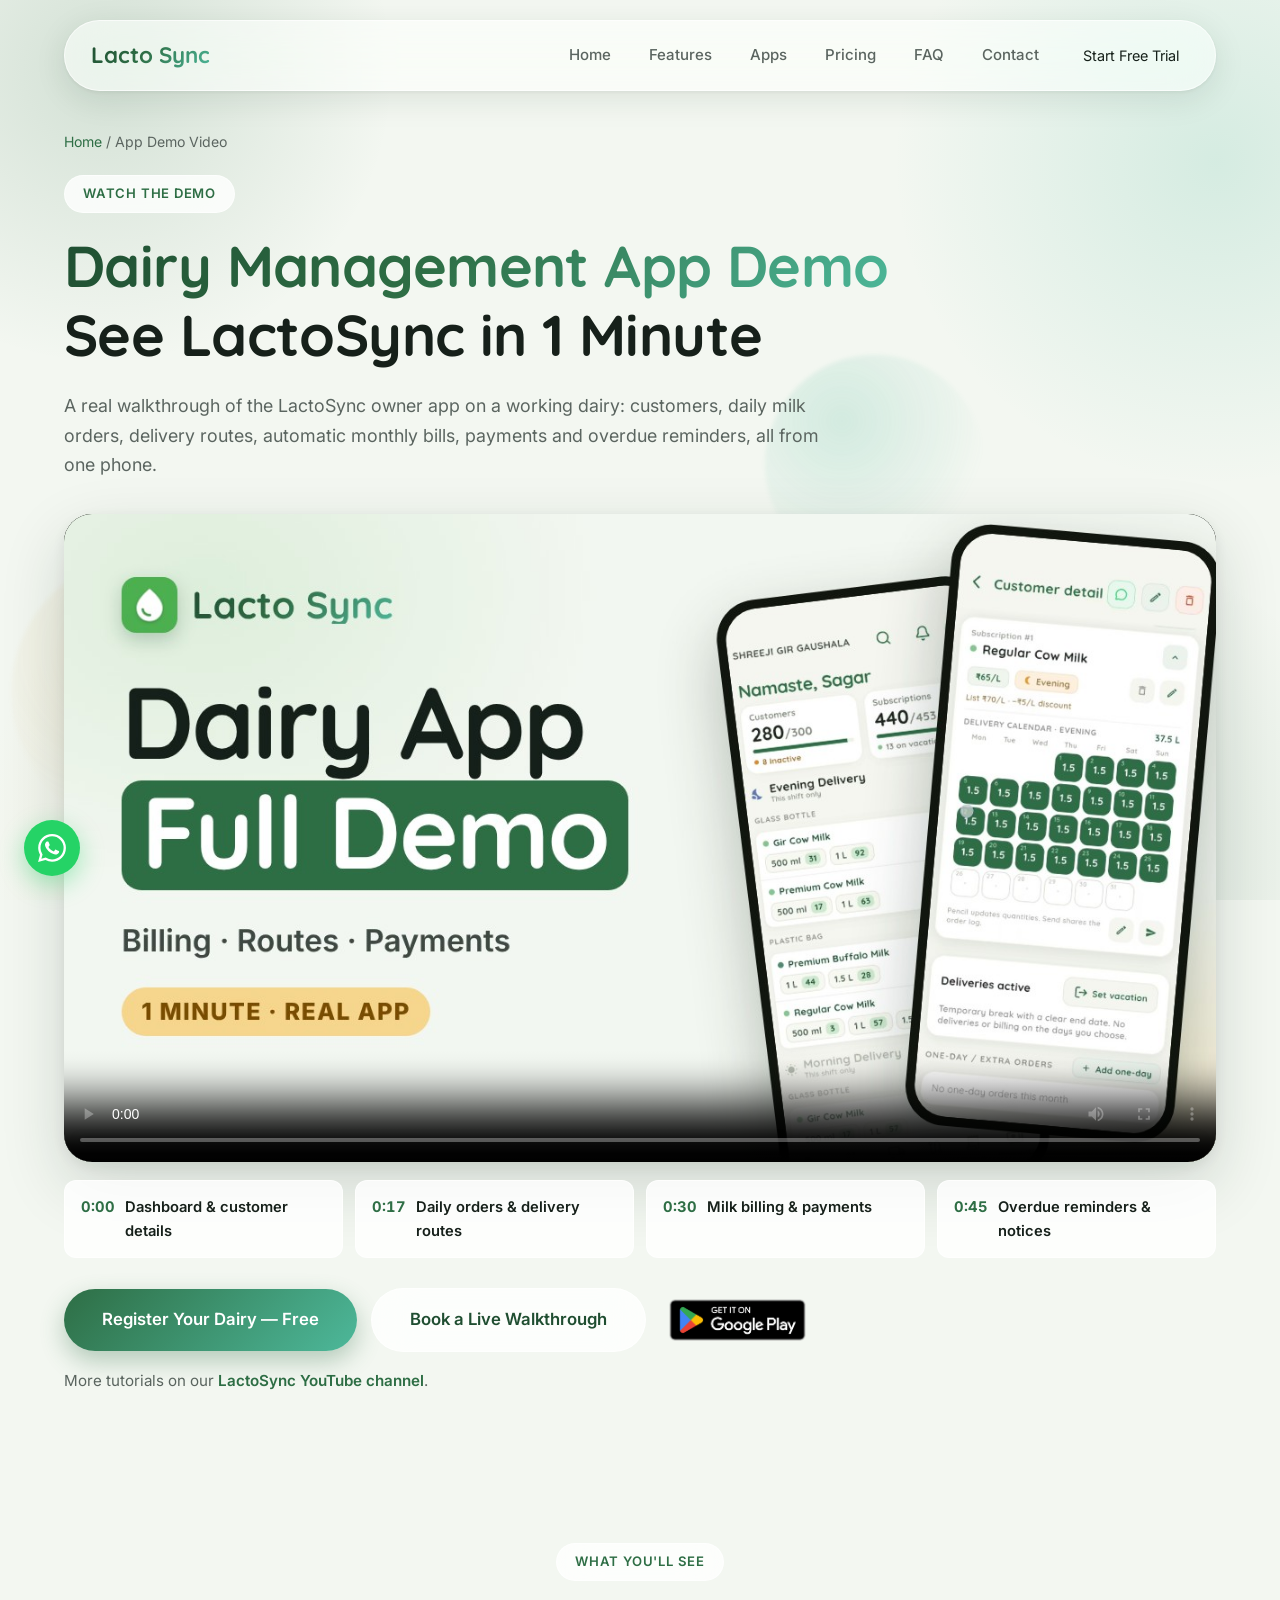
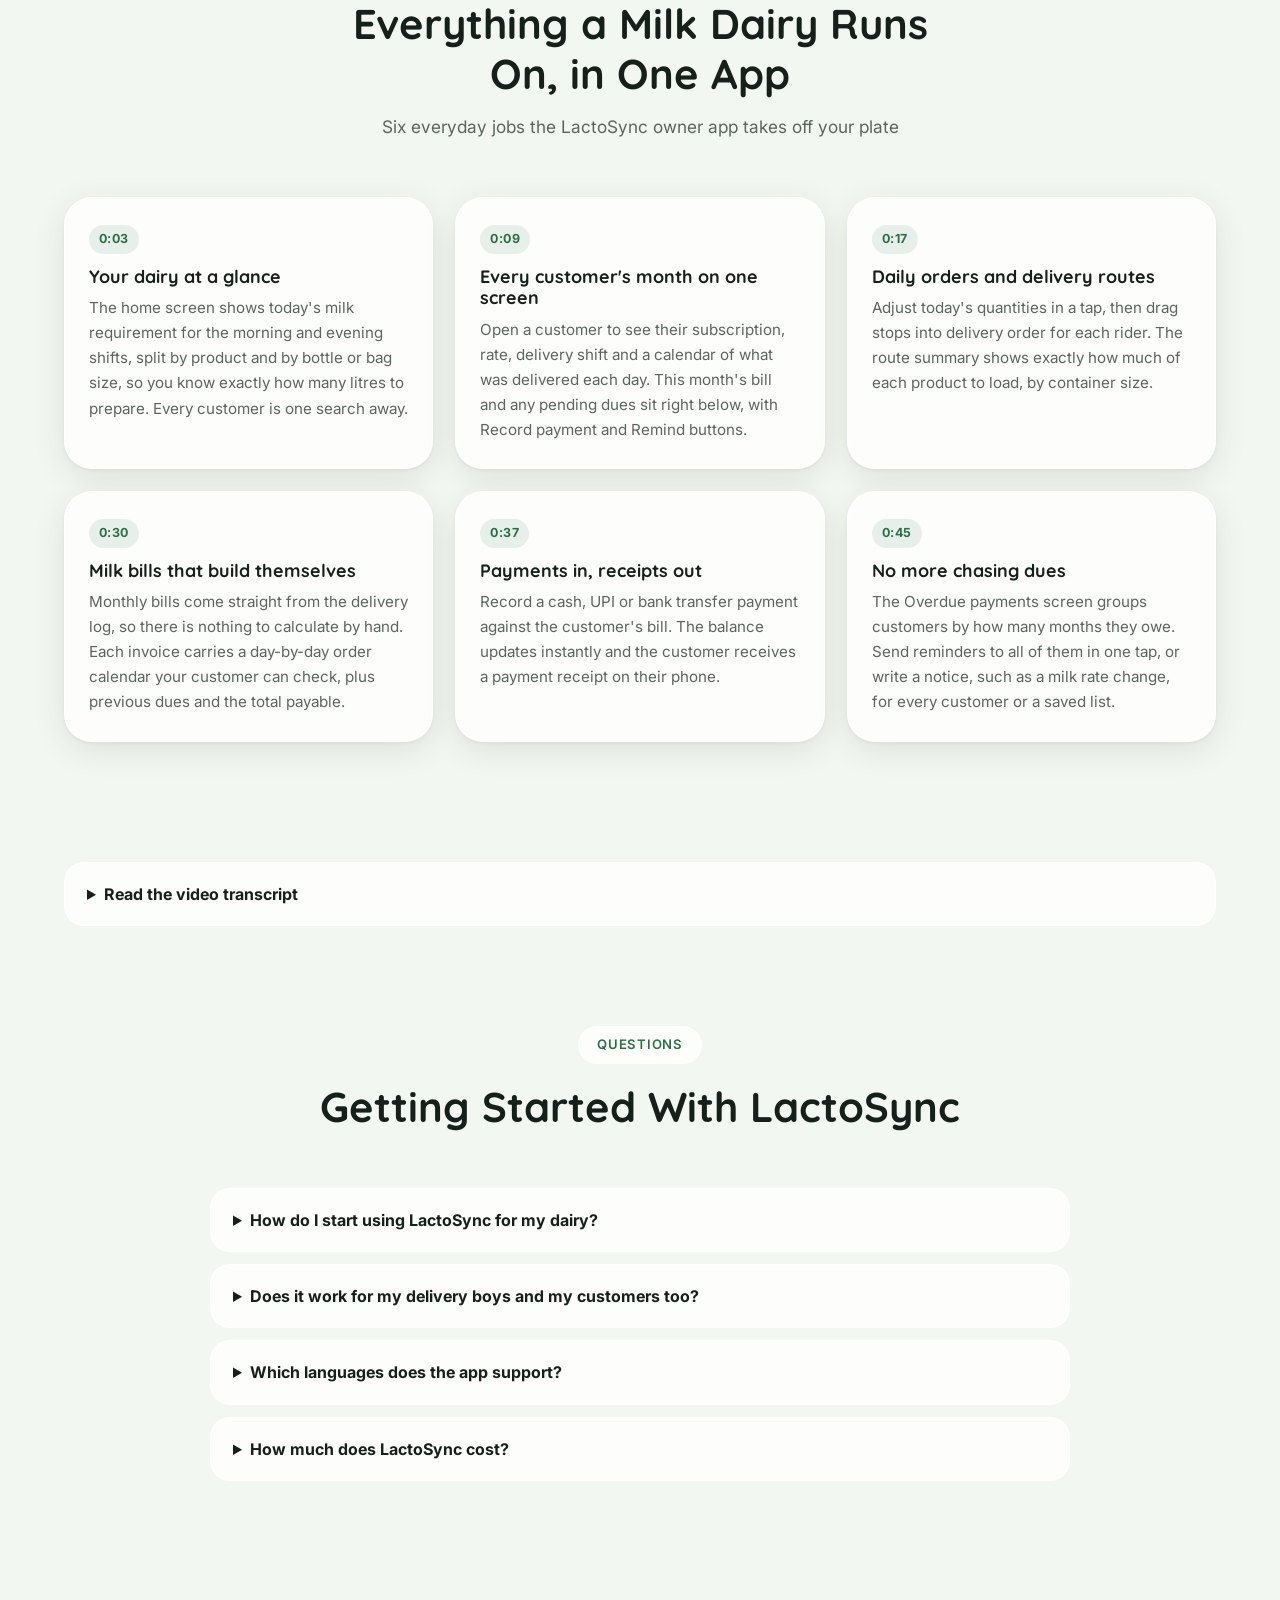
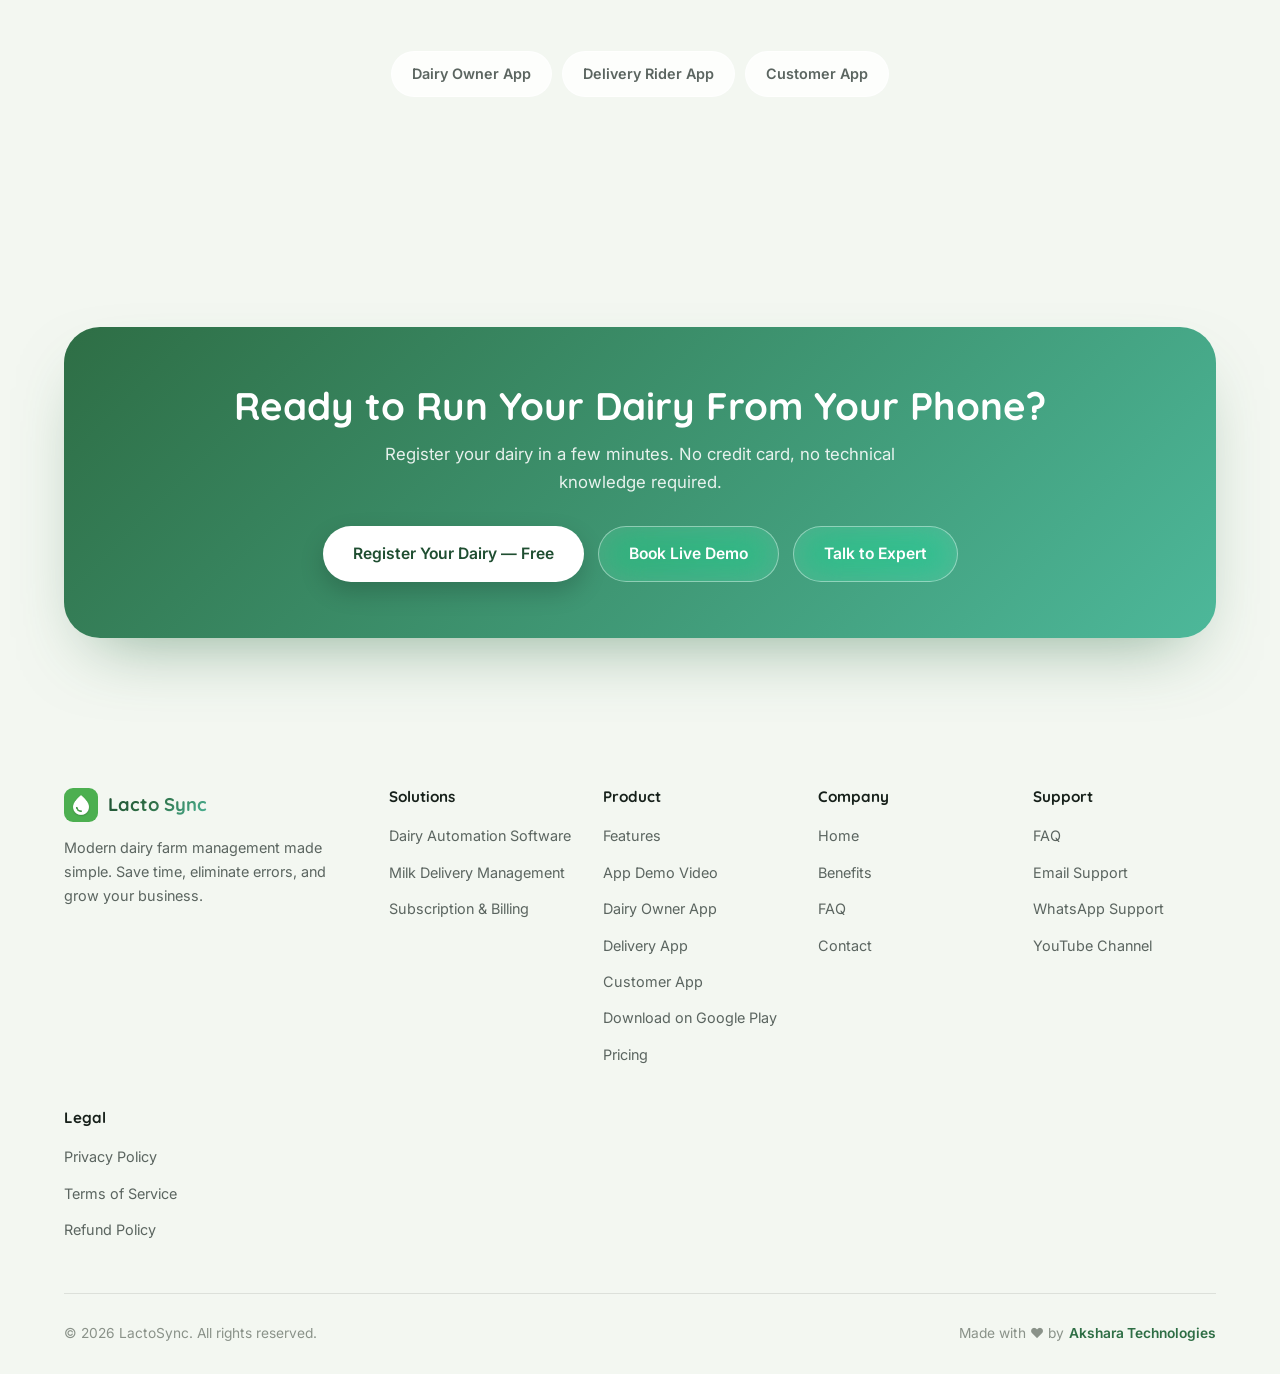
<file: dairy-management-app-demo.html>
<!DOCTYPE html>
<html lang="en">

<head>
    <meta charset="UTF-8">
    <meta name="viewport" content="width=device-width, initial-scale=1.0">
    <title>Dairy Management App Demo (1 Min Video) | LactoSync</title>
    <meta name="description" content="Watch a 1-minute demo of LactoSync, the dairy management app for Indian milk dairies: customers, daily orders, delivery routes, automatic milk bills, payments and overdue reminders.">
    <meta name="keywords" content="dairy management app demo, milk billing app, milk delivery app, dudh hisab app, dairy khata app, dairy software India, LactoSync demo">
    <meta name="robots" content="index, follow, max-snippet:-1, max-image-preview:large, max-video-preview:-1">
    <meta name="theme-color" content="#2E6E45">
    <link rel="canonical" href="https://lactosync.com/dairy-management-app-demo">

    <meta property="og:type" content="video.other">
    <meta property="og:site_name" content="LactoSync">
    <meta property="og:locale" content="en_IN">
    <meta property="og:url" content="https://lactosync.com/dairy-management-app-demo">
    <meta property="og:title" content="Dairy Management App Demo (1 Min Video) | LactoSync">
    <meta property="og:description" content="See the LactoSync owner app in one minute: customers, daily orders, delivery routes, automatic milk bills, payments and overdue reminders.">
    <meta property="og:image" content="https://lactosync.com/assets/video/lactosync-dairy-management-app-demo.jpg">
    <meta property="og:image:width" content="1280">
    <meta property="og:image:height" content="720">
    <meta property="og:image:alt" content="LactoSync dairy management app full demo">
    <meta property="og:video" content="https://lactosync.com/assets/video/lactosync-dairy-management-app-demo.mp4">
    <meta property="og:video:secure_url" content="https://lactosync.com/assets/video/lactosync-dairy-management-app-demo.mp4">
    <meta property="og:video:type" content="video/mp4">
    <meta property="og:video:width" content="1920">
    <meta property="og:video:height" content="1080">

    <meta name="twitter:card" content="summary_large_image">
    <meta name="twitter:title" content="Dairy Management App Demo (1 Min Video) | LactoSync">
    <meta name="twitter:description" content="See the LactoSync owner app in one minute: customers, daily orders, delivery routes, automatic milk bills, payments and overdue reminders.">
    <meta name="twitter:image" content="https://lactosync.com/assets/video/lactosync-dairy-management-app-demo.jpg">

    <link rel="icon" type="image/png" href="assets/logo/favicon.png">
    <link rel="apple-touch-icon" href="assets/logo/favicon.png">

    <link rel="preconnect" href="https://fonts.googleapis.com">
    <link rel="preconnect" href="https://fonts.gstatic.com" crossorigin>
    <link rel="stylesheet" href="https://fonts.googleapis.com/css2?family=Quicksand:wght@500;600;700&family=Inter:wght@400;500;600;700;800&display=swap">
    <link rel="stylesheet" href="styles.css?v=20261026">

    <script type="application/ld+json">
{
        "@context": "https://schema.org",
        "@type": "VideoObject",
        "@id": "https://lactosync.com/dairy-management-app-demo#video",
        "name": "Dairy Management App Demo: Milk Billing, Delivery Routes & Payments | LactoSync",
        "description": "A one-minute tour of the LactoSync owner app for Indian milk dairies: the dashboard with today's litres per shift, customer delivery calendars and dues, daily orders and delivery routes, automatic monthly milk bills, cash and UPI payments with instant receipts, and one-tap overdue reminders.",
        "thumbnailUrl": [
                "https://lactosync.com/assets/video/lactosync-dairy-management-app-demo.jpg"
        ],
        "uploadDate": "2026-10-25T16:00:00+05:30",
        "duration": "PT59S",
        "contentUrl": "https://lactosync.com/assets/video/lactosync-dairy-management-app-demo.mp4",
        "inLanguage": "en-IN",
        "isFamilyFriendly": true,
        "publisher": {
                "@type": "Organization",
                "name": "LactoSync",
                "url": "https://lactosync.com/",
                "logo": {
                        "@type": "ImageObject",
                        "url": "https://lactosync.com/assets/logo/favicon.png"
                }
        },
        "hasPart": [
                {
                        "@type": "Clip",
                        "name": "Dashboard and customer details",
                        "startOffset": 0,
                        "endOffset": 17,
                        "url": "https://lactosync.com/dairy-management-app-demo?t=0"
                },
                {
                        "@type": "Clip",
                        "name": "Daily milk orders and delivery routes",
                        "startOffset": 17,
                        "endOffset": 30,
                        "url": "https://lactosync.com/dairy-management-app-demo?t=17"
                },
                {
                        "@type": "Clip",
                        "name": "Milk billing and payments",
                        "startOffset": 30,
                        "endOffset": 45,
                        "url": "https://lactosync.com/dairy-management-app-demo?t=30"
                },
                {
                        "@type": "Clip",
                        "name": "Overdue reminders and customer notices",
                        "startOffset": 45,
                        "endOffset": 59,
                        "url": "https://lactosync.com/dairy-management-app-demo?t=45"
                }
        ],
        "transcript": "LactoSync Owner App, a one-minute tour of the real app. Your dairy at a glance: today's litres for each shift, and every customer one search away. Every customer's month on one screen: daily deliveries on a calendar, this month's bill and pending dues. Orders and routes, sorted: adjust today's quantities, drag stops into delivery order, and see exactly what to load. Bills that build themselves: every invoice comes from the delivery log, with a daily order calendar customers can check. Payments in, receipts out: record cash or UPI, and the customer gets a receipt straight away. No more chasing dues: remind every overdue customer in one tap, and send notices to everyone or just one list. One app for billing, deliveries, payments and customers."
}
    </script>
    <script type="application/ld+json">
{
        "@context": "https://schema.org",
        "@type": "Organization",
        "name": "LactoSync",
        "url": "https://lactosync.com/",
        "logo": "https://lactosync.com/assets/logo/favicon.png",
        "email": "contact@lactosync.com",
        "parentOrganization": {
                "@type": "Organization",
                "name": "Akshara Technologies",
                "url": "https://aksharatech.com"
        },
        "sameAs": [
                "https://play.google.com/store/apps/details?id=com.aksharatech.lactosync",
                "https://www.youtube.com/@LactoSync"
        ]
}
    </script>
    <script type="application/ld+json">
{
        "@context": "https://schema.org",
        "@type": "BreadcrumbList",
        "itemListElement": [
                {
                        "@type": "ListItem",
                        "position": 1,
                        "name": "Home",
                        "item": "https://lactosync.com/"
                },
                {
                        "@type": "ListItem",
                        "position": 2,
                        "name": "Dairy Management App Demo",
                        "item": "https://lactosync.com/dairy-management-app-demo"
                }
        ]
}
    </script>
</head>

<body>
    <div class="floating-elements">
        <div class="float-element milk-drop"></div>
        <div class="float-element milk-drop"></div>
        <div class="float-element cow-icon"></div>
    </div>
    <div class="cursor-follower"></div>

    <nav class="navbar">
        <div class="container">
            <div class="nav-content">
                <div class="logo"><a href="/"><span class="logo-text">Lacto Sync</span></a></div>
                <ul class="nav-links">
                    <li><a href="/">Home</a></li>
                    <li><a href="/#features">Features</a></li>
                    <li><a href="/#product">Apps</a></li>
                    <li><a href="/#pricing">Pricing</a></li>
                    <li><a href="/#faq">FAQ</a></li>
                    <li><a href="/#contact">Contact</a></li>
                    <li><a href="https://dairyfarm.lactosync.com/signup?utm_source=lactosync.com&amp;utm_medium=website&amp;utm_campaign=nav" class="btn-nav">Start Free Trial</a></li>
                </ul>
                <div class="mobile-menu-btn"><span></span><span></span><span></span></div>
            </div>
        </div>
    </nav>

    <!-- Video watch page -->
    <main id="home" class="watch-hero">
        <div class="container">
            <nav class="watch-breadcrumb" aria-label="Breadcrumb">
                <a href="/">Home</a> <span aria-hidden="true">/</span> <span>App Demo Video</span>
            </nav>
            <div class="watch-header">
                <span class="section-tag">Watch the Demo</span>
                <h1 class="hero-title"><span class="gradient-text">Dairy Management App Demo</span><br>See LactoSync in 1 Minute</h1>
                <p class="hero-description">
                    A real walkthrough of the LactoSync owner app on a working dairy: customers, daily milk orders,
                    delivery routes, automatic monthly bills, payments and overdue reminders, all from one phone.
                </p>
            </div>

            <div class="watch-player">
                <video id="demoVideo" controls playsinline preload="metadata" width="1920" height="1080"
                    poster="assets/video/lactosync-dairy-management-app-demo.jpg"
                    aria-label="LactoSync dairy management app demo video">
                    <source src="assets/video/lactosync-dairy-management-app-demo.mp4" type="video/mp4">
                    <track kind="captions" srclang="en" label="English" src="assets/video/lactosync-dairy-management-app-demo.en.vtt" default>
                    <track kind="captions" srclang="hi" label="हिन्दी" src="assets/video/lactosync-dairy-management-app-demo.hi.vtt">
                    <track kind="captions" srclang="gu" label="ગુજરાતી" src="assets/video/lactosync-dairy-management-app-demo.gu.vtt">
                    Your browser can't play this video. <a href="assets/video/lactosync-dairy-management-app-demo.mp4">Download the LactoSync demo (MP4)</a>.
                </video>
            </div>

            <div class="watch-chapters" aria-label="Jump to a part of the video">
                <a href="?t=0" data-seek="0"><b>0:00</b> Dashboard &amp; customer details</a>
                <a href="?t=17" data-seek="17"><b>0:17</b> Daily orders &amp; delivery routes</a>
                <a href="?t=30" data-seek="30"><b>0:30</b> Milk billing &amp; payments</a>
                <a href="?t=45" data-seek="45"><b>0:45</b> Overdue reminders &amp; notices</a>
            </div>

            <div class="watch-cta">
                <a href="https://dairyfarm.lactosync.com/signup?utm_source=lactosync.com&amp;utm_medium=website&amp;utm_campaign=demo_video" class="btn btn-primary btn-large">Register Your Dairy — Free</a>
                <a href="#" class="btn btn-secondary btn-large schedule-demo-btn">Book a Live Walkthrough</a>
                <a class="play-badge" href="https://play.google.com/store/apps/details?id=com.aksharatech.lactosync" target="_blank" rel="noopener"
                    aria-label="Download the Lacto Sync app — get it on Google Play (opens in a new tab)">
                    <img src="assets/store/google-play-badge.png" alt="Get it on Google Play" width="646" height="250" loading="lazy">
                </a>
            </div>
            <p class="watch-note">More tutorials on our <a href="https://www.youtube.com/@LactoSync" target="_blank" rel="noopener">LactoSync YouTube channel</a>.</p>
        </div>
    </main>

    <!-- What the video covers -->
    <section class="problem-section">
        <div class="container">
            <div class="section-header">
                <span class="section-tag">What You'll See</span>
                <h2>Everything a Milk Dairy Runs On, in One App</h2>
                <p>Six everyday jobs the LactoSync owner app takes off your plate</p>
            </div>
            <div class="watch-steps">
                <article class="watch-step">
                    <span class="watch-step-time">0:03</span>
                    <h3>Your dairy at a glance</h3>
                    <p>The home screen shows today's milk requirement for the morning and evening shifts, split by product and by bottle or bag size, so you know exactly how many litres to prepare. Every customer is one search away.</p>
                </article>
                <article class="watch-step">
                    <span class="watch-step-time">0:09</span>
                    <h3>Every customer's month on one screen</h3>
                    <p>Open a customer to see their subscription, rate, delivery shift and a calendar of what was delivered each day. This month's bill and any pending dues sit right below, with Record payment and Remind buttons.</p>
                </article>
                <article class="watch-step">
                    <span class="watch-step-time">0:17</span>
                    <h3>Daily orders and delivery routes</h3>
                    <p>Adjust today's quantities in a tap, then drag stops into delivery order for each rider. The route summary shows exactly how much of each product to load, by container size.</p>
                </article>
                <article class="watch-step">
                    <span class="watch-step-time">0:30</span>
                    <h3>Milk bills that build themselves</h3>
                    <p>Monthly bills come straight from the delivery log, so there is nothing to calculate by hand. Each invoice carries a day-by-day order calendar your customer can check, plus previous dues and the total payable.</p>
                </article>
                <article class="watch-step">
                    <span class="watch-step-time">0:37</span>
                    <h3>Payments in, receipts out</h3>
                    <p>Record a cash, UPI or bank transfer payment against the customer's bill. The balance updates instantly and the customer receives a payment receipt on their phone.</p>
                </article>
                <article class="watch-step">
                    <span class="watch-step-time">0:45</span>
                    <h3>No more chasing dues</h3>
                    <p>The Overdue payments screen groups customers by how many months they owe. Send reminders to all of them in one tap, or write a notice, such as a milk rate change, for every customer or a saved list.</p>
                </article>
            </div>
        </div>
    </section>

    <!-- Transcript -->
    <section class="watch-transcript-section">
        <div class="container">
            <details class="watch-transcript">
                <summary>Read the video transcript</summary>
                <p><b>0:00</b> LactoSync Owner App: a one-minute tour of the real app.</p>
                <p><b>0:03</b> Your dairy at a glance: today's litres for each shift, and every customer one search away.</p>
                <p><b>0:09</b> Every customer's month on one screen: daily deliveries on a calendar, this month's bill and pending dues together.</p>
                <p><b>0:17</b> Orders and routes, sorted: adjust today's quantities, drag stops into delivery order, and see exactly what to load.</p>
                <p><b>0:30</b> Bills that build themselves: every invoice comes from the delivery log, with a daily order calendar your customers can check.</p>
                <p><b>0:37</b> Payments in, receipts out: record cash or UPI, and the customer gets a receipt straight away.</p>
                <p><b>0:45</b> No more chasing dues: remind every overdue customer in one tap, and send notices to everyone or just one list.</p>
                <p><b>0:54</b> One app for billing, deliveries, payments and customers. Start at lactosync.com.</p>
            </details>
        </div>
    </section>

    <!-- FAQ -->
    <section class="faq-section watch-faq">
        <div class="container">
            <div class="section-header">
                <span class="section-tag">Questions</span>
                <h2>Getting Started With LactoSync</h2>
            </div>
            <div class="watch-faq-list">
                <details>
                    <summary>How do I start using LactoSync for my dairy?</summary>
                    <p>Register your dairy at <a href="https://dairyfarm.lactosync.com/signup?utm_source=lactosync.com&amp;utm_medium=website&amp;utm_campaign=demo_video_faq">dairyfarm.lactosync.com</a> with your dairy name and mobile number. We verify your number on WhatsApp, you set a PIN, and you can start adding customers. You can also import your customer list from Excel or CSV.</p>
                </details>
                <details>
                    <summary>Does it work for my delivery boys and my customers too?</summary>
                    <p>Yes. LactoSync has three connected apps: the owner app shown in this video, a <a href="/delivery-app">delivery rider app</a> with pickup manifests and route stops that works without internet, and a <a href="/customer-app">customer app</a> where customers see their deliveries, bills and payments.</p>
                </details>
                <details>
                    <summary>Which languages does the app support?</summary>
                    <p>English, Hindi and Gujarati. This video also has Hindi and Gujarati subtitles; choose them from the CC menu in the player.</p>
                </details>
                <details>
                    <summary>How much does LactoSync cost?</summary>
                    <p>Plans start at ₹499 per month plus GST for up to 200 customers, with flat pricing and no per-delivery charges. See the full <a href="/#pricing">pricing table</a>.</p>
                </details>
            </div>
        </div>
    </section>

    <!-- Role switcher -->
    <section>
        <div class="container">
            <div class="role-switcher">
                <a href="/dairy-owner-app">Dairy Owner App</a>
                <a href="/delivery-app">Delivery Rider App</a>
                <a href="/customer-app">Customer App</a>
            </div>
        </div>
    </section>

    <!-- Final CTA -->
    <section class="final-cta-section">
        <div class="container">
            <div class="final-cta-banner">
                <h2>Ready to Run Your Dairy From Your Phone?</h2>
                <p>Register your dairy in a few minutes. No credit card, no technical knowledge required.</p>
                <div class="final-cta-buttons">
                    <a href="https://dairyfarm.lactosync.com/signup?utm_source=lactosync.com&amp;utm_medium=website&amp;utm_campaign=demo_video" class="btn btn-primary">Register Your Dairy — Free</a>
                    <a href="#" class="btn btn-secondary schedule-demo-btn">Book Live Demo</a>
                    <a href="https://wa.me/919429040899?text=Hi%2C%20I%20watched%20the%20LactoSync%20demo%20video%20and%20want%20to%20know%20more" target="_blank" rel="noopener" class="btn btn-secondary">Talk to Expert</a>
                </div>
            </div>
        </div>
    </section>

    <script>
    (function () {
        var v = document.getElementById('demoVideo');
        if (!v) return;
        function seek(s, play) {
            var go = function () { try { v.currentTime = s; if (play) v.play().catch(function () {}); } catch (e) {} };
            if (v.readyState >= 1) go(); else v.addEventListener('loadedmetadata', go, { once: true });
        }
        var t = parseInt(new URLSearchParams(location.search).get('t'), 10);
        if (t > 0) seek(t, false);
        document.querySelectorAll('.watch-chapters a[data-seek]').forEach(function (a) {
            a.addEventListener('click', function (e) {
                e.preventDefault();
                var s = parseInt(a.getAttribute('data-seek'), 10);
                seek(s, true);
                try { history.replaceState(null, '', s ? '?t=' + s : location.pathname); } catch (err) {}
                v.scrollIntoView({ behavior: 'smooth', block: 'center' });
            });
        });
    })();
    </script>

    <!-- Footer -->
    <footer class="footer">
        <div class="container">
            <div class="footer-content">
                <div class="footer-section">
                    <div class="footer-logo">
                        <img src="assets/logo/favicon.png" alt="LactoSync Logo" class="logo-icon" width="34" height="34" loading="lazy">
                        <span class="logo-text" style="font-size:1.15rem;">Lacto Sync</span>
                    </div>
                    <p>Modern dairy farm management made simple. Save time, eliminate errors, and grow your business.</p>
                </div>
                <div class="footer-section">
                    <h4>Solutions</h4>
                    <ul>
                        <li><a href="/dairy-automation-software">Dairy Automation Software</a></li>
                        <li><a href="/milk-delivery-management-software">Milk Delivery Management</a></li>
                        <li><a href="/milk-subscription-billing-software">Subscription &amp; Billing</a></li>
                    </ul>
                </div>
                <div class="footer-section">
                    <h4>Product</h4>
                    <ul>
                        <li><a href="/#features">Features</a></li>
                        <li><a href="/dairy-management-app-demo">App Demo Video</a></li>
                        <li><a href="/dairy-owner-app">Dairy Owner App</a></li>
                        <li><a href="/delivery-app">Delivery App</a></li>
                        <li><a href="/customer-app">Customer App</a></li>
                        <li><a href="https://play.google.com/store/apps/details?id=com.aksharatech.lactosync" target="_blank" rel="noopener">Download on Google Play</a></li>
                        <li><a href="/#pricing">Pricing</a></li>
                    </ul>
                </div>
                <div class="footer-section">
                    <h4>Company</h4>
                    <ul>
                        <li><a href="/#home">Home</a></li>
                        <li><a href="/#benefits">Benefits</a></li>
                        <li><a href="/#faq">FAQ</a></li>
                        <li><a href="/#contact">Contact</a></li>
                    </ul>
                </div>
                <div class="footer-section">
                    <h4>Support</h4>
                    <ul>
                        <li><a href="/#faq">FAQ</a></li>
                        <li><a href="mailto:contact@lactosync.com">Email Support</a></li>
                        <li><a href="https://wa.me/919429040899" target="_blank" rel="noopener">WhatsApp Support</a></li>
                        <li><a href="https://www.youtube.com/@LactoSync" target="_blank" rel="noopener">YouTube Channel</a></li>
                    </ul>
                </div>
                <div class="footer-section">
                    <h4>Legal</h4>
                    <ul>
                        <li><a href="/privacy">Privacy Policy</a></li>
                        <li><a href="/terms">Terms of Service</a></li>
                        <li><a href="/refund-policy">Refund Policy</a></li>
                    </ul>
                </div>
            </div>
            <div class="footer-bottom">
                <p>&copy; 2026 LactoSync. All rights reserved.</p>
                <p class="credit">Made with &hearts; by <a href="https://aksharatech.com" target="_blank" rel="noopener">Akshara Technologies</a></p>
            </div>
        </div>
    </footer>

    <!-- Demo Scheduling Modal -->
    <div id="demoModal" class="demo-modal">
        <div class="demo-modal-content">
            <button class="demo-modal-close">&times;</button>
            <div class="demo-modal-header">
                <h2>Schedule Your Free Demo</h2>
                <p>See how LactoSync can transform your dairy business in just 30 minutes</p>
            </div>
            <form id="demoForm" class="demo-form">
                <div class="form-row">
                    <div class="form-group">
                        <label for="fullName">Full Name *</label>
                        <input type="text" id="fullName" name="fullName" required placeholder="Your name" autocomplete="name">
                    </div>
                    <div class="form-group">
                        <label for="phone">Phone Number *</label>
                        <input type="tel" id="phone" name="phone" required placeholder="10-digit mobile number"
                            pattern="[0-9]{10}" inputmode="numeric" autocomplete="tel">
                    </div>
                </div>
                <div class="form-row">
                    <div class="form-group">
                        <label for="email">Email Address *</label>
                        <input type="email" id="email" name="email" required placeholder="you@example.com" autocomplete="email">
                    </div>
                    <div class="form-group">
                        <label for="dairyName">Dairy Farm Name</label>
                        <input type="text" id="dairyName" name="dairyName" placeholder="Optional">
                    </div>
                </div>
                <div class="form-group">
                    <label for="customerCount">Number of Customers</label>
                    <select id="customerCountSelect" name="customerCount">
                        <option value="">Select range</option>
                        <option value="1-200">1-200 customers (Basic)</option>
                        <option value="201-300">201-300 customers (Starter)</option>
                        <option value="301-400">301-400 customers (Growth)</option>
                        <option value="401-500">401-500 customers (Pro)</option>
                        <option value="500+">500+ customers (Enterprise)</option>
                    </select>
                </div>
                <div class="form-group">
                    <label for="message">Anything specific you'd like us to cover? (Optional)</label>
                    <textarea id="message" name="message" rows="2"
                        placeholder="E.g. WhatsApp billing, multi-route delivery, data import..."></textarea>
                </div>
                <div class="form-actions">
                    <button type="submit" class="btn btn-primary btn-large">Schedule Demo</button>
                    <button type="button" class="btn btn-outline btn-large demo-cancel">Cancel</button>
                </div>
                <div class="form-footer">
                    <p><span class="ico-check">✓</span> Free 30-minute demo &nbsp;&nbsp; <span class="ico-check">✓</span> No credit card required &nbsp;&nbsp; <span class="ico-check">✓</span> Instant confirmation
                    </p>
                </div>
            </form>
        </div>
    </div>

    <a href="https://wa.me/919429040899?text=Hi%2C%20I%27d%20like%20to%20know%20more%20about%20LactoSync" target="_blank" rel="noopener" class="whatsapp-fab" aria-label="Chat with us on WhatsApp">
        <svg viewBox="0 0 24 24" fill="currentColor"><path d="M17.472 14.382c-.297-.149-1.758-.867-2.03-.967-.273-.099-.471-.148-.67.15-.197.297-.767.966-.94 1.164-.173.199-.347.223-.644.075-.297-.15-1.255-.463-2.39-1.475-.883-.788-1.48-1.761-1.653-2.059-.173-.297-.018-.458.13-.606.134-.133.298-.347.446-.52.149-.174.198-.298.298-.497.099-.198.05-.371-.025-.52-.075-.149-.669-1.612-.916-2.207-.242-.579-.487-.5-.669-.51-.173-.008-.371-.01-.57-.01-.198 0-.52.074-.792.372-.272.297-1.04 1.016-1.04 2.479 0 1.462 1.065 2.875 1.213 3.074.149.198 2.096 3.2 5.077 4.487.709.306 1.262.489 1.694.625.712.227 1.36.195 1.871.118.571-.085 1.758-.719 2.006-1.413.248-.694.248-1.289.173-1.413-.074-.124-.272-.198-.57-.347m-5.421 7.403h-.004a9.87 9.87 0 01-5.031-1.378l-.361-.214-3.741.982.998-3.648-.235-.374a9.86 9.86 0 01-1.51-5.26c.001-5.45 4.436-9.884 9.888-9.884 2.64 0 5.122 1.03 6.988 2.898a9.825 9.825 0 012.893 6.994c-.003 5.45-4.437 9.884-9.885 9.884m8.413-18.297A11.815 11.815 0 0012.05 0C5.495 0 .16 5.335.157 11.892c0 2.096.547 4.142 1.588 5.945L.057 24l6.305-1.654a11.882 11.882 0 005.683 1.448h.005c6.554 0 11.89-5.335 11.893-11.893a11.821 11.821 0 00-3.48-8.413Z"/></svg>
    </a>

    <script src="script.js?v=20260918" defer></script>
</body>

</html>
</file>
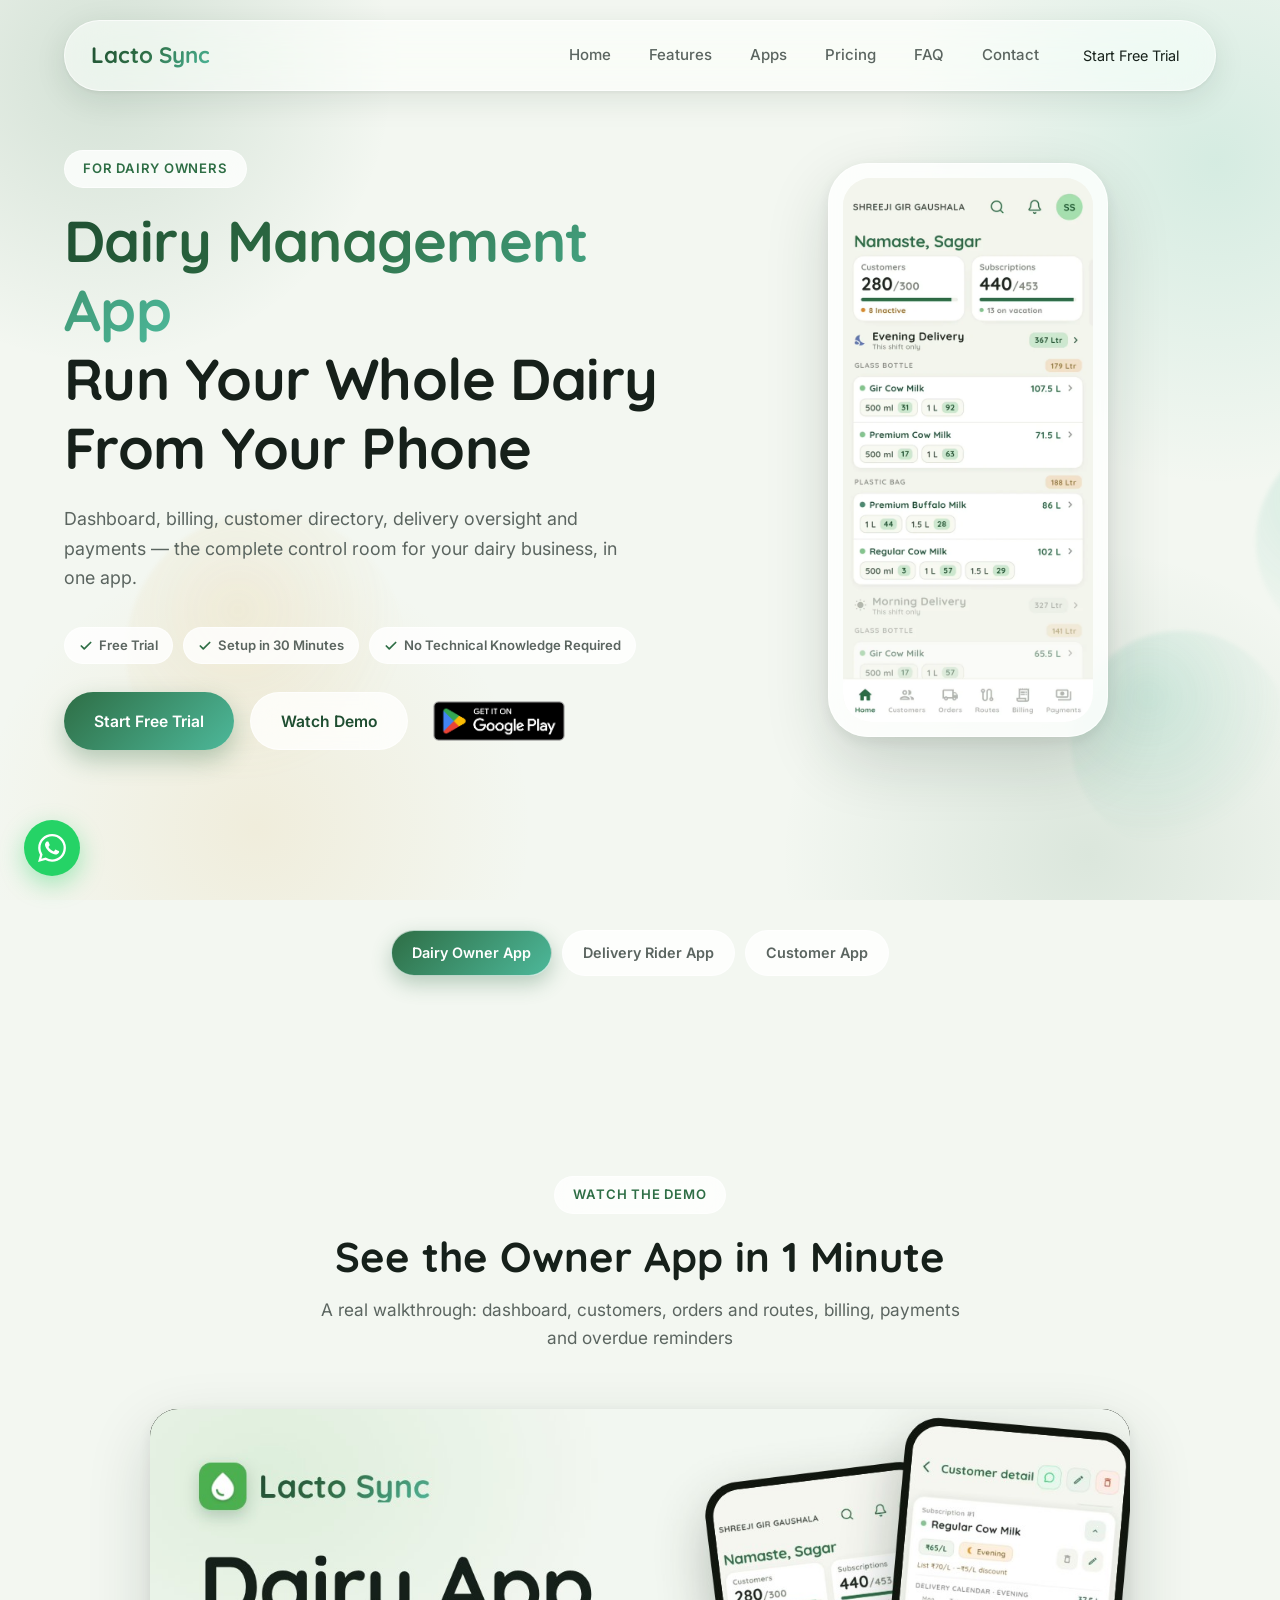
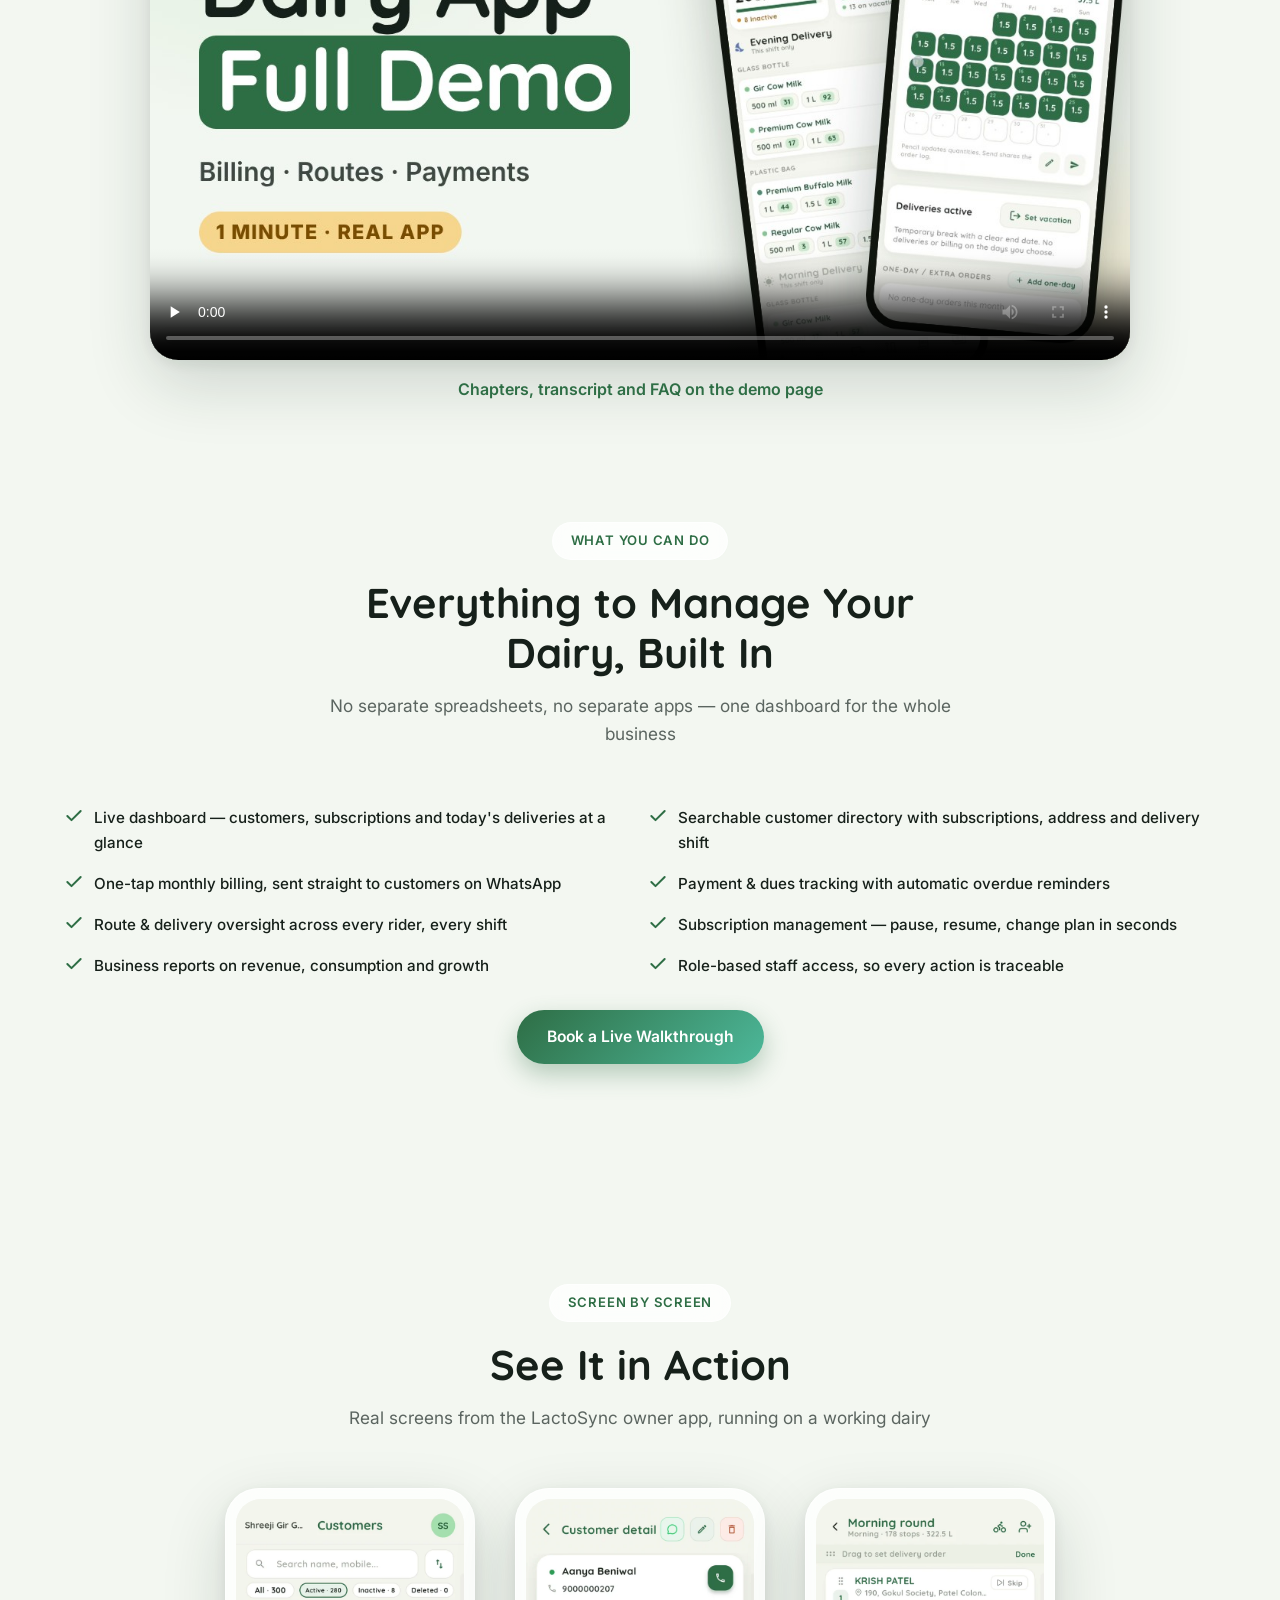
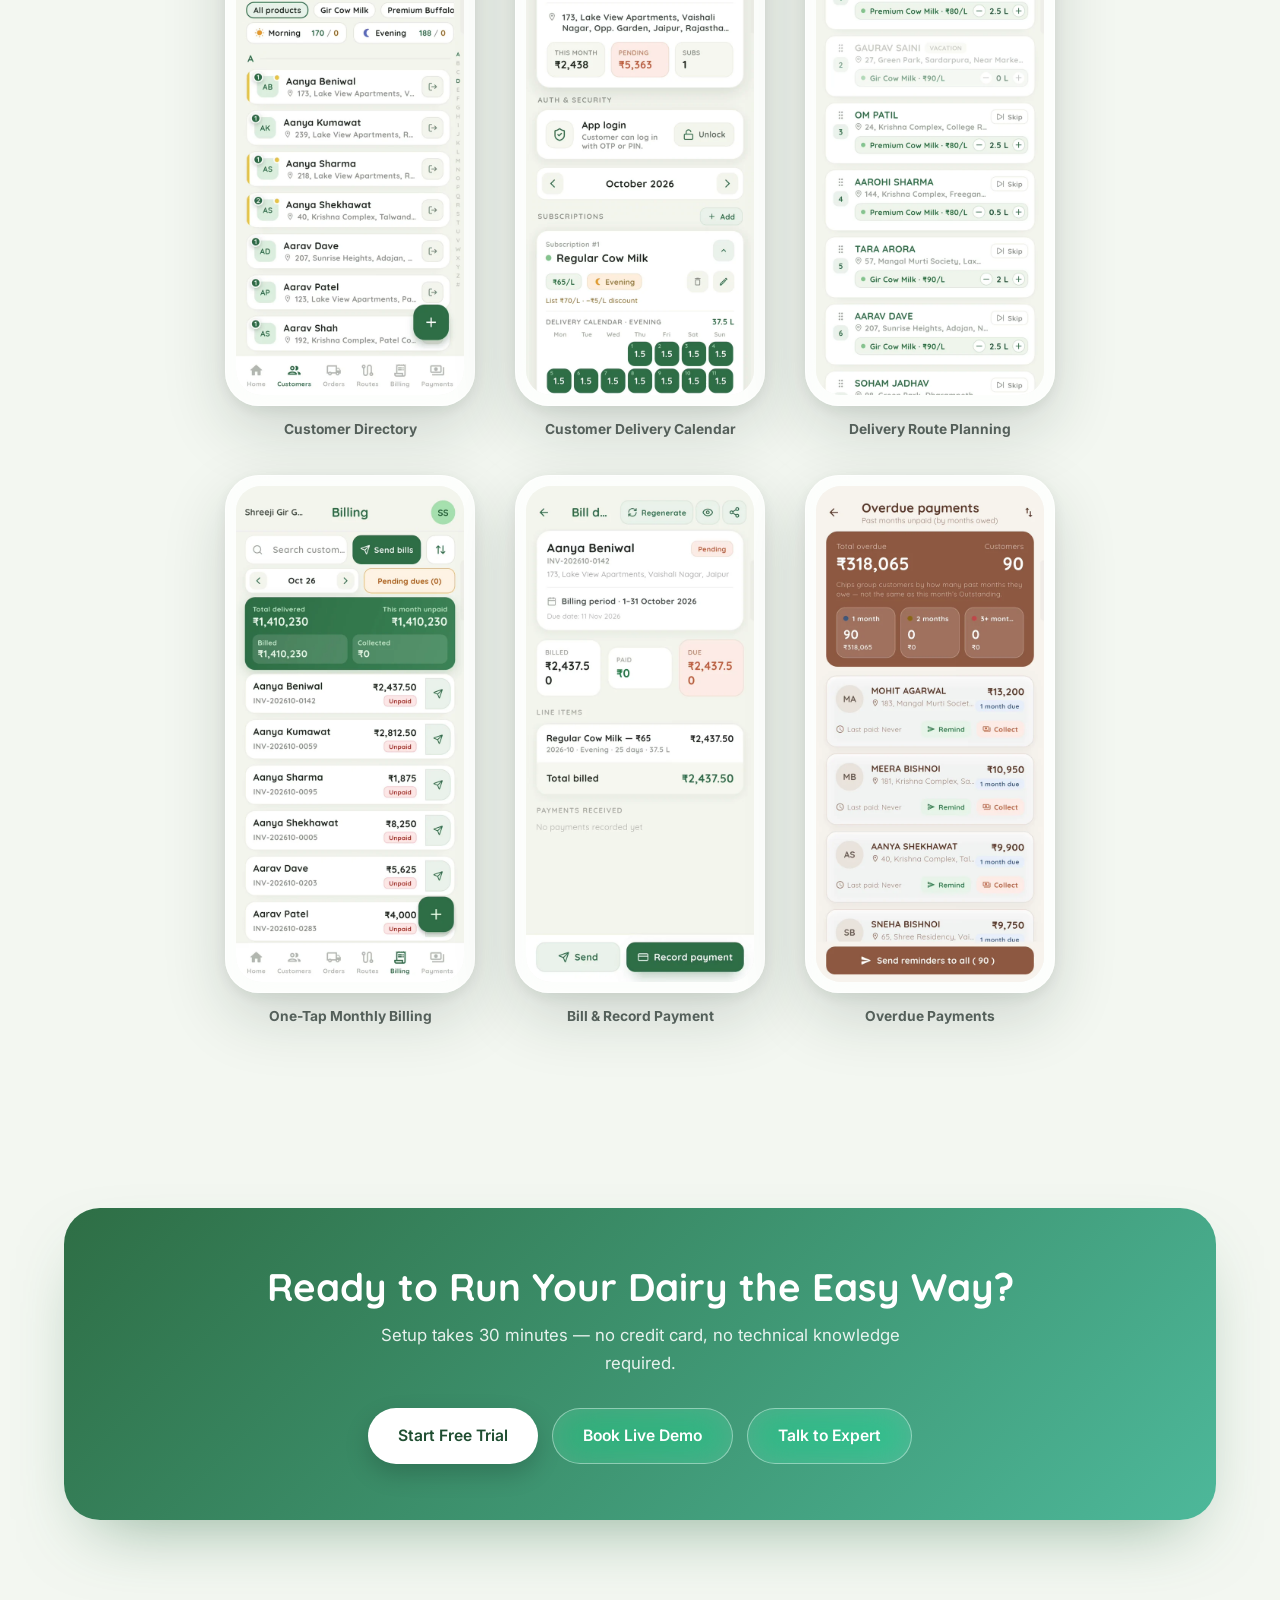
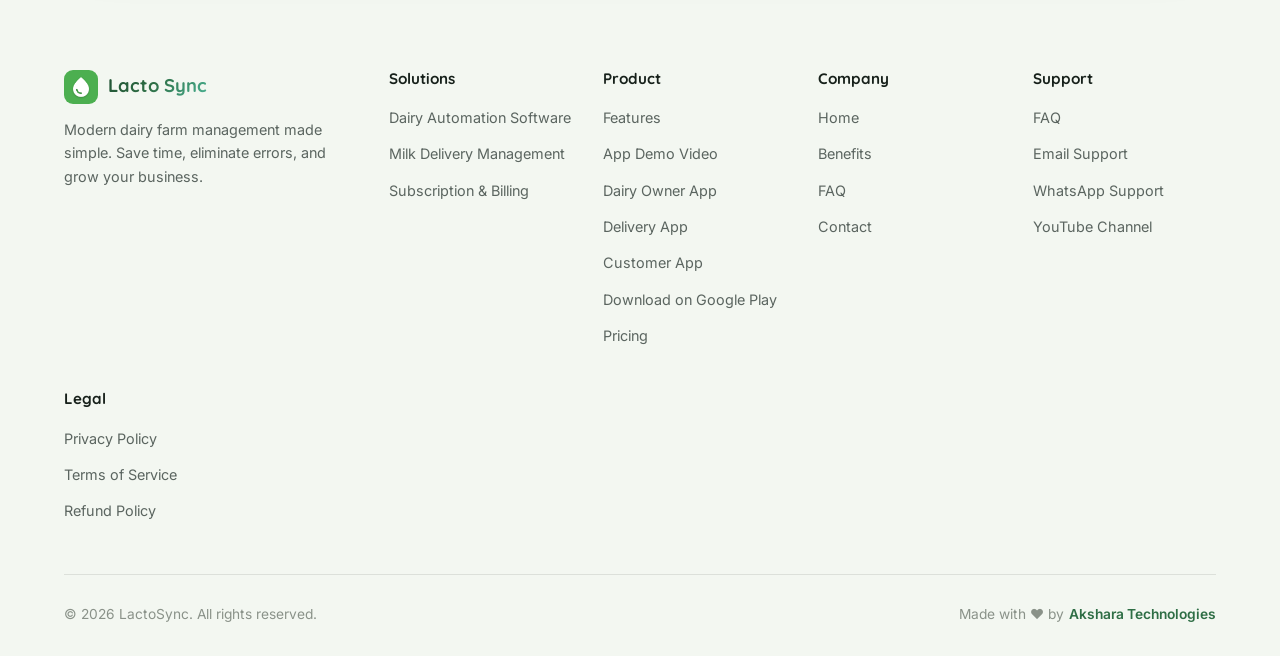
<file: dairy-owner-app.html>
<!DOCTYPE html>
<html lang="en">

<head>
    <meta charset="UTF-8">
    <meta name="viewport" content="width=device-width, initial-scale=1.0">
    <title>Dairy Management App for Owners | LactoSync</title>
    <meta name="description" content="Run your whole dairy from your phone — live dashboard, customer directory, one-tap billing, payment tracking and delivery oversight in one app.">
    <meta name="keywords" content="dairy owner app, dairy management app, dairy billing app, milk dairy software India">
    <meta name="robots" content="index, follow, max-snippet:-1, max-image-preview:large, max-video-preview:-1">
    <meta name="theme-color" content="#2E6E45">
    <link rel="canonical" href="https://lactosync.com/dairy-owner-app">

    <meta property="og:type" content="website">
    <meta property="og:site_name" content="LactoSync">
    <meta property="og:locale" content="en_IN">
    <meta property="og:url" content="https://lactosync.com/dairy-owner-app">
    <meta property="og:title" content="Dairy Management App for Owners | LactoSync">
    <meta property="og:description" content="Run your whole dairy from your phone — live dashboard, customer directory, one-tap billing, payment tracking and delivery oversight in one app.">
    <meta property="og:image" content="https://lactosync.com/assets/og/dairy-automation-og.jpg">
    <meta property="og:image:width" content="1200">
    <meta property="og:image:height" content="630">
    <meta property="og:image:alt" content="LactoSync dairy owner app">

    <meta name="twitter:card" content="summary_large_image">
    <meta name="twitter:title" content="Dairy Management App for Owners | LactoSync">
    <meta name="twitter:description" content="Run your whole dairy from your phone — live dashboard, customer directory, one-tap billing, payment tracking and delivery oversight in one app.">
    <meta name="twitter:image" content="https://lactosync.com/assets/og/dairy-automation-og.jpg">

    <link rel="icon" type="image/png" href="assets/logo/favicon.png">
    <link rel="apple-touch-icon" href="assets/logo/favicon.png">

    <link rel="preconnect" href="https://fonts.googleapis.com">
    <link rel="preconnect" href="https://fonts.gstatic.com" crossorigin>
    <link rel="stylesheet" href="https://fonts.googleapis.com/css2?family=Quicksand:wght@500;600;700&family=Inter:wght@400;500;600;700;800&display=swap">
    <link rel="stylesheet" href="styles.css?v=20261026">

    <script type="application/ld+json">
{
        "@context": "https://schema.org",
        "@type": "SoftwareApplication",
        "name": "LactoSync Dairy Owner App",
        "applicationCategory": "BusinessApplication",
        "operatingSystem": "Android 7.0+, Web",
        "description": "Dashboard, customer directory, one-tap billing, payment tracking and delivery oversight for dairy business owners.",
        "url": "https://lactosync.com/dairy-owner-app",
        "image": "https://lactosync.com/assets/logo/favicon.png",
        "installUrl": "https://play.google.com/store/apps/details?id=com.aksharatech.lactosync",
        "downloadUrl": "https://play.google.com/store/apps/details?id=com.aksharatech.lactosync"
}
    </script>
    <script type="application/ld+json">
{
        "@context": "https://schema.org",
        "@type": "Organization",
        "name": "LactoSync",
        "url": "https://lactosync.com/",
        "logo": "https://lactosync.com/assets/logo/favicon.png",
        "email": "contact@lactosync.com",
        "parentOrganization": {
                "@type": "Organization",
                "name": "Akshara Technologies",
                "url": "https://aksharatech.com"
        },
        "sameAs": [
                "https://play.google.com/store/apps/details?id=com.aksharatech.lactosync",
                "https://www.youtube.com/@LactoSync"
        ]
}
    </script>
    <script type="application/ld+json">
{
        "@context": "https://schema.org",
        "@type": "BreadcrumbList",
        "itemListElement": [
                {
                        "@type": "ListItem",
                        "position": 1,
                        "name": "Home",
                        "item": "https://lactosync.com/"
                },
                {
                        "@type": "ListItem",
                        "position": 2,
                        "name": "Dairy Owner App",
                        "item": "https://lactosync.com/dairy-owner-app"
                }
        ]
}
    </script>
</head>

<body>
    <div class="floating-elements">
        <div class="float-element milk-drop"></div>
        <div class="float-element milk-drop"></div>
        <div class="float-element cow-icon"></div>
    </div>
    <div class="cursor-follower"></div>

    <nav class="navbar">
        <div class="container">
            <div class="nav-content">
                <div class="logo"><a href="/"><span class="logo-text">Lacto Sync</span></a></div>
                <ul class="nav-links">
                    <li><a href="/">Home</a></li>
                    <li><a href="/#features">Features</a></li>
                    <li><a href="/#product">Apps</a></li>
                    <li><a href="/#pricing">Pricing</a></li>
                    <li><a href="/#faq">FAQ</a></li>
                    <li><a href="/#contact">Contact</a></li>
                    <li><a href="https://dairyfarm.lactosync.com/signup?utm_source=lactosync.com&amp;utm_medium=website&amp;utm_campaign=nav" class="btn-nav">Start Free Trial</a></li>
                </ul>
                <div class="mobile-menu-btn"><span></span><span></span><span></span></div>
            </div>
        </div>
    </nav>

    <!-- Hero -->
    <section id="home" class="app-hero">
        <div class="container">
            <div class="app-hero-content">
                <div class="hero-text">
                    <span class="section-tag">For Dairy Owners</span>
                    <h1 class="hero-title">
                        <span class="gradient-text">Dairy Management App</span>
                        <br>Run Your Whole Dairy From Your Phone
                    </h1>
                    <p class="hero-description">
                        Dashboard, billing, customer directory, delivery oversight and payments —
                        the complete control room for your dairy business, in one app.
                    </p>
                    <div class="app-hero-badges">
                        <span><svg width="14" height="14" viewBox="0 0 24 24" fill="none" stroke="currentColor" stroke-width="3" stroke-linecap="round" stroke-linejoin="round"><path d="M20 6 9 17l-5-5"/></svg> Free Trial</span>
                        <span><svg width="14" height="14" viewBox="0 0 24 24" fill="none" stroke="currentColor" stroke-width="3" stroke-linecap="round" stroke-linejoin="round"><path d="M20 6 9 17l-5-5"/></svg> Setup in 30 Minutes</span>
                        <span><svg width="14" height="14" viewBox="0 0 24 24" fill="none" stroke="currentColor" stroke-width="3" stroke-linecap="round" stroke-linejoin="round"><path d="M20 6 9 17l-5-5"/></svg> No Technical Knowledge Required</span>
                    </div>
                    <div class="hero-buttons">
                        <a href="https://dairyfarm.lactosync.com/signup?utm_source=lactosync.com&amp;utm_medium=website&amp;utm_campaign=start_free_trial" class="btn btn-primary">Start Free Trial</a>
                        <a href="#video" class="btn btn-secondary">Watch Demo</a>
                        <a class="play-badge" href="https://play.google.com/store/apps/details?id=com.aksharatech.lactosync" target="_blank" rel="noopener"
                            aria-label="Download the Lacto Sync app — get it on Google Play (opens in a new tab)">
                            <img src="assets/store/google-play-badge.png" alt="Get it on Google Play"
                                width="646" height="250" loading="lazy">
                        </a>
                    </div>
                </div>
                <div class="hero-image">
                    <div class="phone-mockup phone-mockup-app">
                        <div class="phone-screen phone-screen-app">
                            <img src="assets/owner-app/owner-app-dashboard.webp" alt="LactoSync dairy owner app dashboard showing customers, subscriptions and today's evening milk requirement by product and bottle size" width="600" height="1306" loading="eager" fetchpriority="high">
                        </div>
                    </div>
                </div>
            </div>
        </div>
    </section>

    <!-- Role switcher -->
    <section>
        <div class="container">
            <div class="role-switcher">
                <a href="/dairy-owner-app" class="active">Dairy Owner App</a>
                <a href="/delivery-app">Delivery Rider App</a>
                <a href="/customer-app">Customer App</a>
            </div>
        </div>
    </section>

    <!-- Demo video -->
    <section class="owner-video-section" id="video">
        <div class="container">
            <div class="section-header">
                <span class="section-tag">Watch the Demo</span>
                <h2>See the Owner App in 1 Minute</h2>
                <p>A real walkthrough: dashboard, customers, orders and routes, billing, payments and overdue reminders</p>
            </div>
            <div class="owner-video-wrap">
                <div class="watch-player">
                    <video controls playsinline preload="none" width="1920" height="1080"
                        poster="assets/video/lactosync-dairy-management-app-demo.jpg"
                        aria-label="LactoSync dairy owner app demo video">
                        <source src="assets/video/lactosync-dairy-management-app-demo.mp4" type="video/mp4">
                        <track kind="captions" srclang="en" label="English" src="assets/video/lactosync-dairy-management-app-demo.en.vtt" default>
                        <track kind="captions" srclang="hi" label="हिन्दी" src="assets/video/lactosync-dairy-management-app-demo.hi.vtt">
                        <track kind="captions" srclang="gu" label="ગુજરાતી" src="assets/video/lactosync-dairy-management-app-demo.gu.vtt">
                    </video>
                </div>
                <p class="owner-video-link"><a href="/dairy-management-app-demo">Chapters, transcript and FAQ on the demo page</a></p>
            </div>
        </div>
    </section>

    <!-- Feature list -->
    <section class="problem-section">
        <div class="container">
            <div class="section-header">
                <span class="section-tag">What You Can Do</span>
                <h2>Everything to Manage Your Dairy, Built In</h2>
                <p>No separate spreadsheets, no separate apps — one dashboard for the whole business</p>
            </div>
            <ul class="app-feature-list">
                <li><svg viewBox="0 0 24 24" fill="none" stroke="currentColor" stroke-width="2.4" stroke-linecap="round" stroke-linejoin="round"><path d="M20 6 9 17l-5-5"/></svg> Live dashboard — customers, subscriptions and today's deliveries at a glance</li>
                <li><svg viewBox="0 0 24 24" fill="none" stroke="currentColor" stroke-width="2.4" stroke-linecap="round" stroke-linejoin="round"><path d="M20 6 9 17l-5-5"/></svg> Searchable customer directory with subscriptions, address and delivery shift</li>
                <li><svg viewBox="0 0 24 24" fill="none" stroke="currentColor" stroke-width="2.4" stroke-linecap="round" stroke-linejoin="round"><path d="M20 6 9 17l-5-5"/></svg> One-tap monthly billing, sent straight to customers on WhatsApp</li>
                <li><svg viewBox="0 0 24 24" fill="none" stroke="currentColor" stroke-width="2.4" stroke-linecap="round" stroke-linejoin="round"><path d="M20 6 9 17l-5-5"/></svg> Payment &amp; dues tracking with automatic overdue reminders</li>
                <li><svg viewBox="0 0 24 24" fill="none" stroke="currentColor" stroke-width="2.4" stroke-linecap="round" stroke-linejoin="round"><path d="M20 6 9 17l-5-5"/></svg> Route &amp; delivery oversight across every rider, every shift</li>
                <li><svg viewBox="0 0 24 24" fill="none" stroke="currentColor" stroke-width="2.4" stroke-linecap="round" stroke-linejoin="round"><path d="M20 6 9 17l-5-5"/></svg> Subscription management — pause, resume, change plan in seconds</li>
                <li><svg viewBox="0 0 24 24" fill="none" stroke="currentColor" stroke-width="2.4" stroke-linecap="round" stroke-linejoin="round"><path d="M20 6 9 17l-5-5"/></svg> Business reports on revenue, consumption and growth</li>
                <li><svg viewBox="0 0 24 24" fill="none" stroke="currentColor" stroke-width="2.4" stroke-linecap="round" stroke-linejoin="round"><path d="M20 6 9 17l-5-5"/></svg> Role-based staff access, so every action is traceable</li>
            </ul>
            <div style="text-align:center;">
                <a href="#" class="btn btn-primary schedule-demo-btn">Book a Live Walkthrough</a>
            </div>
        </div>
    </section>

    <!-- Gallery -->
    <section class="screenshots-section">
        <div class="container">
            <div class="section-header">
                <span class="section-tag">Screen by Screen</span>
                <h2>See It in Action</h2>
                <p>Real screens from the LactoSync owner app, running on a working dairy</p>
            </div>
            <div class="app-gallery app-gallery-six">
                <div class="app-gallery-item">
                    <div class="phone-mockup phone-mockup-app">
                            <div class="phone-screen phone-screen-app">
                                <img src="assets/owner-app/owner-app-customer-directory.webp" alt="LactoSync owner app customer directory with search, active and inactive filters, product filters and morning and evening shift counts" width="600" height="1306" loading="lazy" decoding="async">
                            </div>
                        </div>
                    <p class="mockup-caption">Customer Directory</p>
                </div>
                <div class="app-gallery-item">
                    <div class="phone-mockup phone-mockup-app">
                            <div class="phone-screen phone-screen-app">
                                <img src="assets/owner-app/owner-app-customer-delivery-calendar.webp" alt="LactoSync owner app customer detail with this month's bill, pending dues, milk subscription and day-by-day delivery calendar" width="600" height="1306" loading="lazy" decoding="async">
                            </div>
                        </div>
                    <p class="mockup-caption">Customer Delivery Calendar</p>
                </div>
                <div class="app-gallery-item">
                    <div class="phone-mockup phone-mockup-app">
                            <div class="phone-screen phone-screen-app">
                                <img src="assets/owner-app/owner-app-delivery-route.webp" alt="LactoSync owner app morning delivery route with stops in delivery order, drag to reorder, skip and quantity controls" width="600" height="1306" loading="lazy" decoding="async">
                            </div>
                        </div>
                    <p class="mockup-caption">Delivery Route Planning</p>
                </div>
                <div class="app-gallery-item">
                    <div class="phone-mockup phone-mockup-app">
                            <div class="phone-screen phone-screen-app">
                                <img src="assets/owner-app/owner-app-monthly-billing.webp" alt="LactoSync owner app billing screen with total delivered, unpaid bills per customer and Send bills button" width="600" height="1306" loading="lazy" decoding="async">
                            </div>
                        </div>
                    <p class="mockup-caption">One-Tap Monthly Billing</p>
                </div>
                <div class="app-gallery-item">
                    <div class="phone-mockup phone-mockup-app">
                            <div class="phone-screen phone-screen-app">
                                <img src="assets/owner-app/owner-app-bill-detail.webp" alt="LactoSync owner app bill detail with billing period, billed, paid and due amounts, line items and Send and Record payment buttons" width="600" height="1306" loading="lazy" decoding="async">
                            </div>
                        </div>
                    <p class="mockup-caption">Bill &amp; Record Payment</p>
                </div>
                <div class="app-gallery-item">
                    <div class="phone-mockup phone-mockup-app">
                            <div class="phone-screen phone-screen-app">
                                <img src="assets/owner-app/owner-app-overdue-payments.webp" alt="LactoSync owner app overdue payments grouped by months owed with Remind, Collect and Send reminders to all" width="600" height="1306" loading="lazy" decoding="async">
                            </div>
                        </div>
                    <p class="mockup-caption">Overdue Payments</p>
                </div>
            </div>
        </div>
    </section>

    <!-- Final CTA -->
    <section class="final-cta-section">
        <div class="container">
            <div class="final-cta-banner">
                <h2>Ready to Run Your Dairy the Easy Way?</h2>
                <p>Setup takes 30 minutes — no credit card, no technical knowledge required.</p>
                <div class="final-cta-buttons">
                    <a href="https://dairyfarm.lactosync.com/signup?utm_source=lactosync.com&amp;utm_medium=website&amp;utm_campaign=start_free_trial" class="btn btn-primary">Start Free Trial</a>
                    <a href="#" class="btn btn-secondary schedule-demo-btn">Book Live Demo</a>
                    <a href="https://wa.me/919429040899?text=Hi%2C%20I%27d%20like%20to%20talk%20to%20an%20expert%20about%20the%20LactoSync%20owner%20app" target="_blank" rel="noopener" class="btn btn-secondary">Talk to Expert</a>
                </div>
            </div>
        </div>
    </section>

    <!-- Footer -->
    <footer class="footer">
        <div class="container">
            <div class="footer-content">
                <div class="footer-section">
                    <div class="footer-logo">
                        <img src="assets/logo/favicon.png" alt="LactoSync Logo" class="logo-icon" width="34" height="34" loading="lazy">
                        <span class="logo-text" style="font-size:1.15rem;">Lacto Sync</span>
                    </div>
                    <p>Modern dairy farm management made simple. Save time, eliminate errors, and grow your business.</p>
                </div>
                <div class="footer-section">
                    <h4>Solutions</h4>
                    <ul>
                        <li><a href="/dairy-automation-software">Dairy Automation Software</a></li>
                        <li><a href="/milk-delivery-management-software">Milk Delivery Management</a></li>
                        <li><a href="/milk-subscription-billing-software">Subscription &amp; Billing</a></li>
                    </ul>
                </div>
                <div class="footer-section">
                    <h4>Product</h4>
                    <ul>
                        <li><a href="/#features">Features</a></li>
                        <li><a href="/dairy-management-app-demo">App Demo Video</a></li>
                        <li><a href="/dairy-owner-app">Dairy Owner App</a></li>
                        <li><a href="/delivery-app">Delivery App</a></li>
                        <li><a href="/customer-app">Customer App</a></li>
                        <li><a href="https://play.google.com/store/apps/details?id=com.aksharatech.lactosync" target="_blank" rel="noopener">Download on Google Play</a></li>
                        <li><a href="/#pricing">Pricing</a></li>
                    </ul>
                </div>
                <div class="footer-section">
                    <h4>Company</h4>
                    <ul>
                        <li><a href="/#home">Home</a></li>
                        <li><a href="/#benefits">Benefits</a></li>
                        <li><a href="/#faq">FAQ</a></li>
                        <li><a href="/#contact">Contact</a></li>
                    </ul>
                </div>
                <div class="footer-section">
                    <h4>Support</h4>
                    <ul>
                        <li><a href="/#faq">FAQ</a></li>
                        <li><a href="mailto:contact@lactosync.com">Email Support</a></li>
                        <li><a href="https://wa.me/919429040899" target="_blank" rel="noopener">WhatsApp Support</a></li>
                        <li><a href="https://www.youtube.com/@LactoSync" target="_blank" rel="noopener">YouTube Channel</a></li>
                    </ul>
                </div>
                <div class="footer-section">
                    <h4>Legal</h4>
                    <ul>
                        <li><a href="/privacy">Privacy Policy</a></li>
                        <li><a href="/terms">Terms of Service</a></li>
                        <li><a href="/refund-policy">Refund Policy</a></li>
                    </ul>
                </div>
            </div>
            <div class="footer-bottom">
                <p>&copy; 2026 LactoSync. All rights reserved.</p>
                <p class="credit">Made with &hearts; by <a href="https://aksharatech.com" target="_blank" rel="noopener">Akshara Technologies</a></p>
            </div>
        </div>
    </footer>

    <!-- Demo Scheduling Modal -->
    <div id="demoModal" class="demo-modal">
        <div class="demo-modal-content">
            <button class="demo-modal-close">&times;</button>
            <div class="demo-modal-header">
                <h2>Schedule Your Free Demo</h2>
                <p>See how LactoSync can transform your dairy business in just 30 minutes</p>
            </div>
            <form id="demoForm" class="demo-form">
                <div class="form-row">
                    <div class="form-group">
                        <label for="fullName">Full Name *</label>
                        <input type="text" id="fullName" name="fullName" required placeholder="Your name" autocomplete="name">
                    </div>
                    <div class="form-group">
                        <label for="phone">Phone Number *</label>
                        <input type="tel" id="phone" name="phone" required placeholder="10-digit mobile number"
                            pattern="[0-9]{10}" inputmode="numeric" autocomplete="tel">
                    </div>
                </div>
                <div class="form-row">
                    <div class="form-group">
                        <label for="email">Email Address *</label>
                        <input type="email" id="email" name="email" required placeholder="you@example.com" autocomplete="email">
                    </div>
                    <div class="form-group">
                        <label for="dairyName">Dairy Farm Name</label>
                        <input type="text" id="dairyName" name="dairyName" placeholder="Optional">
                    </div>
                </div>
                <div class="form-group">
                    <label for="customerCount">Number of Customers</label>
                    <select id="customerCountSelect" name="customerCount">
                        <option value="">Select range</option>
                        <option value="1-200">1-200 customers (Basic)</option>
                        <option value="201-300">201-300 customers (Starter)</option>
                        <option value="301-400">301-400 customers (Growth)</option>
                        <option value="401-500">401-500 customers (Pro)</option>
                        <option value="500+">500+ customers (Enterprise)</option>
                    </select>
                </div>
                <div class="form-group">
                    <label for="message">Anything specific you'd like us to cover? (Optional)</label>
                    <textarea id="message" name="message" rows="2"
                        placeholder="E.g. WhatsApp billing, multi-route delivery, data import..."></textarea>
                </div>
                <div class="form-actions">
                    <button type="submit" class="btn btn-primary btn-large">Schedule Demo</button>
                    <button type="button" class="btn btn-outline btn-large demo-cancel">Cancel</button>
                </div>
                <div class="form-footer">
                    <p><span class="ico-check">✓</span> Free 30-minute demo &nbsp;&nbsp; <span class="ico-check">✓</span> No credit card required &nbsp;&nbsp; <span class="ico-check">✓</span> Instant confirmation
                    </p>
                </div>
            </form>
        </div>
    </div>

    <a href="https://wa.me/919429040899?text=Hi%2C%20I%27d%20like%20to%20know%20more%20about%20LactoSync" target="_blank" rel="noopener" class="whatsapp-fab" aria-label="Chat with us on WhatsApp">
        <svg viewBox="0 0 24 24" fill="currentColor"><path d="M17.472 14.382c-.297-.149-1.758-.867-2.03-.967-.273-.099-.471-.148-.67.15-.197.297-.767.966-.94 1.164-.173.199-.347.223-.644.075-.297-.15-1.255-.463-2.39-1.475-.883-.788-1.48-1.761-1.653-2.059-.173-.297-.018-.458.13-.606.134-.133.298-.347.446-.52.149-.174.198-.298.298-.497.099-.198.05-.371-.025-.52-.075-.149-.669-1.612-.916-2.207-.242-.579-.487-.5-.669-.51-.173-.008-.371-.01-.57-.01-.198 0-.52.074-.792.372-.272.297-1.04 1.016-1.04 2.479 0 1.462 1.065 2.875 1.213 3.074.149.198 2.096 3.2 5.077 4.487.709.306 1.262.489 1.694.625.712.227 1.36.195 1.871.118.571-.085 1.758-.719 2.006-1.413.248-.694.248-1.289.173-1.413-.074-.124-.272-.198-.57-.347m-5.421 7.403h-.004a9.87 9.87 0 01-5.031-1.378l-.361-.214-3.741.982.998-3.648-.235-.374a9.86 9.86 0 01-1.51-5.26c.001-5.45 4.436-9.884 9.888-9.884 2.64 0 5.122 1.03 6.988 2.898a9.825 9.825 0 012.893 6.994c-.003 5.45-4.437 9.884-9.885 9.884m8.413-18.297A11.815 11.815 0 0012.05 0C5.495 0 .16 5.335.157 11.892c0 2.096.547 4.142 1.588 5.945L.057 24l6.305-1.654a11.882 11.882 0 005.683 1.448h.005c6.554 0 11.89-5.335 11.893-11.893a11.821 11.821 0 00-3.48-8.413Z"/></svg>
    </a>

    <script src="script.js?v=20260918" defer></script>
</body>

</html>
</file>
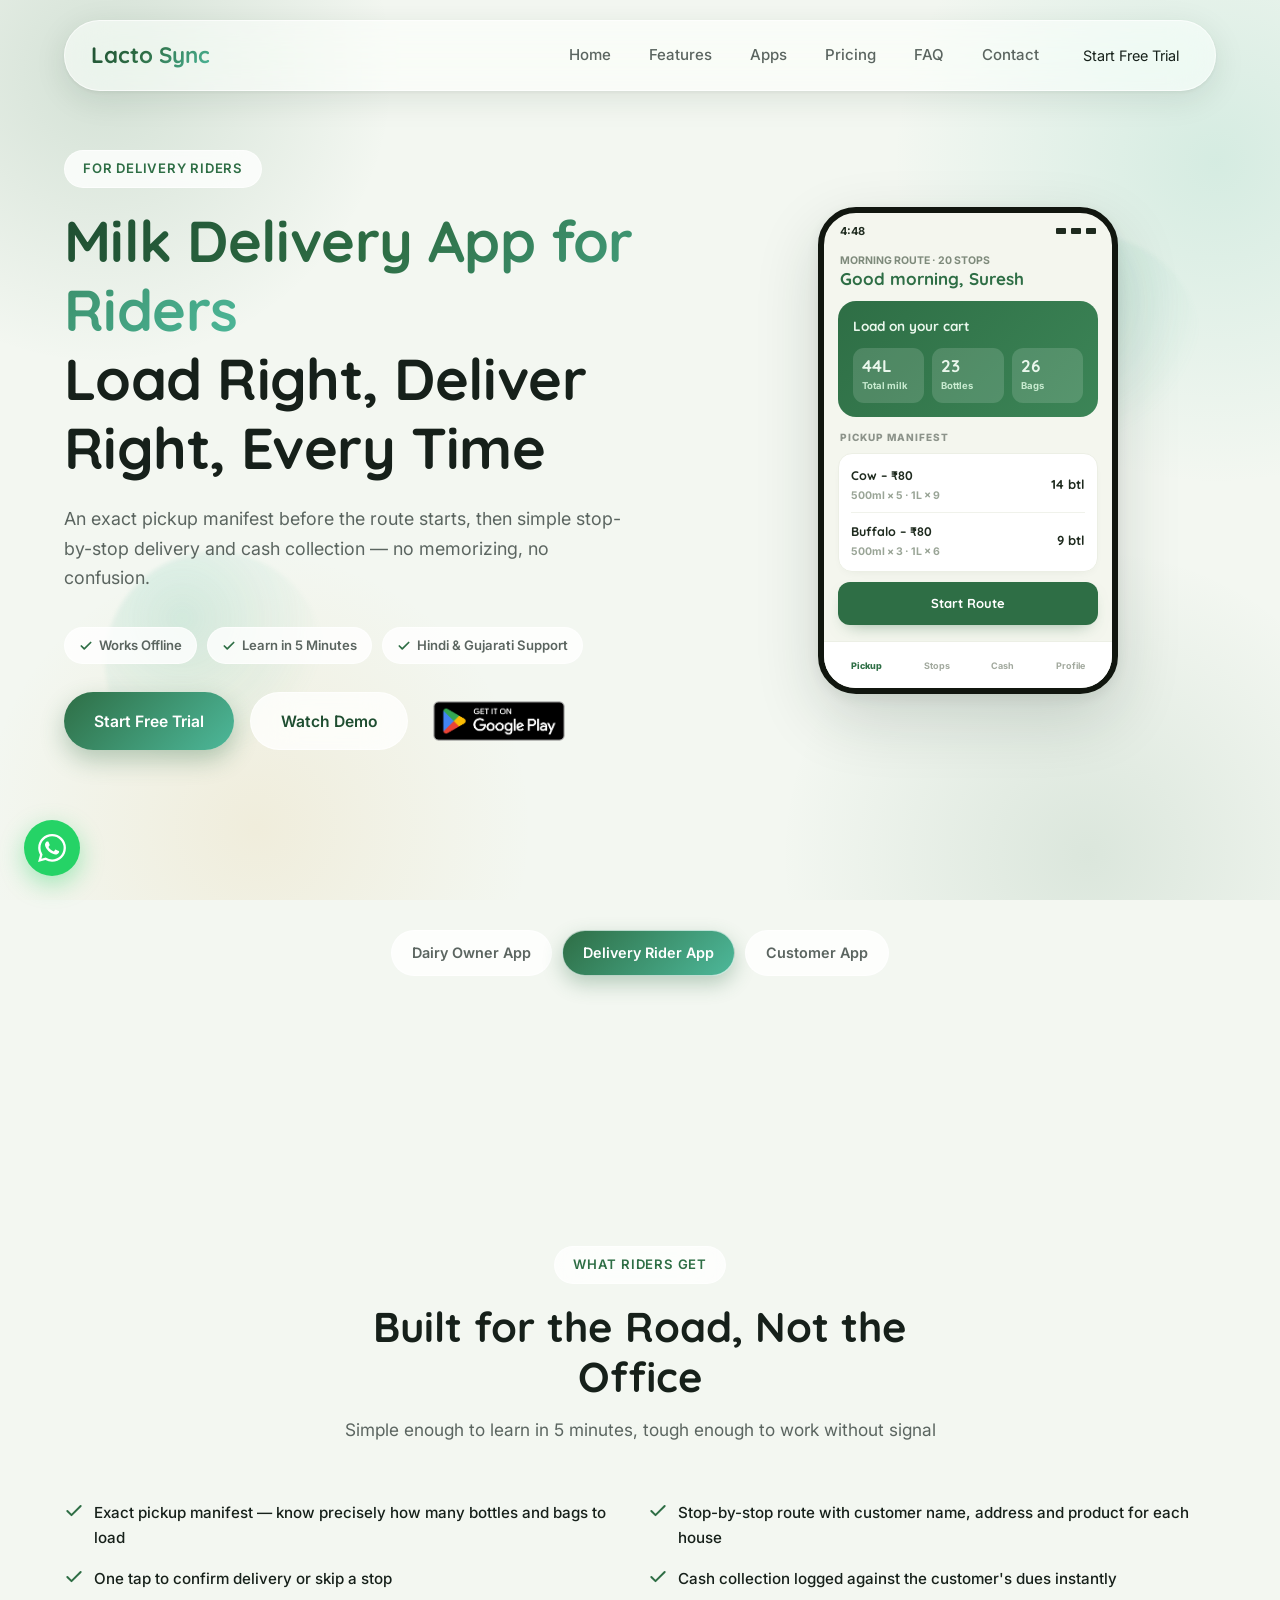
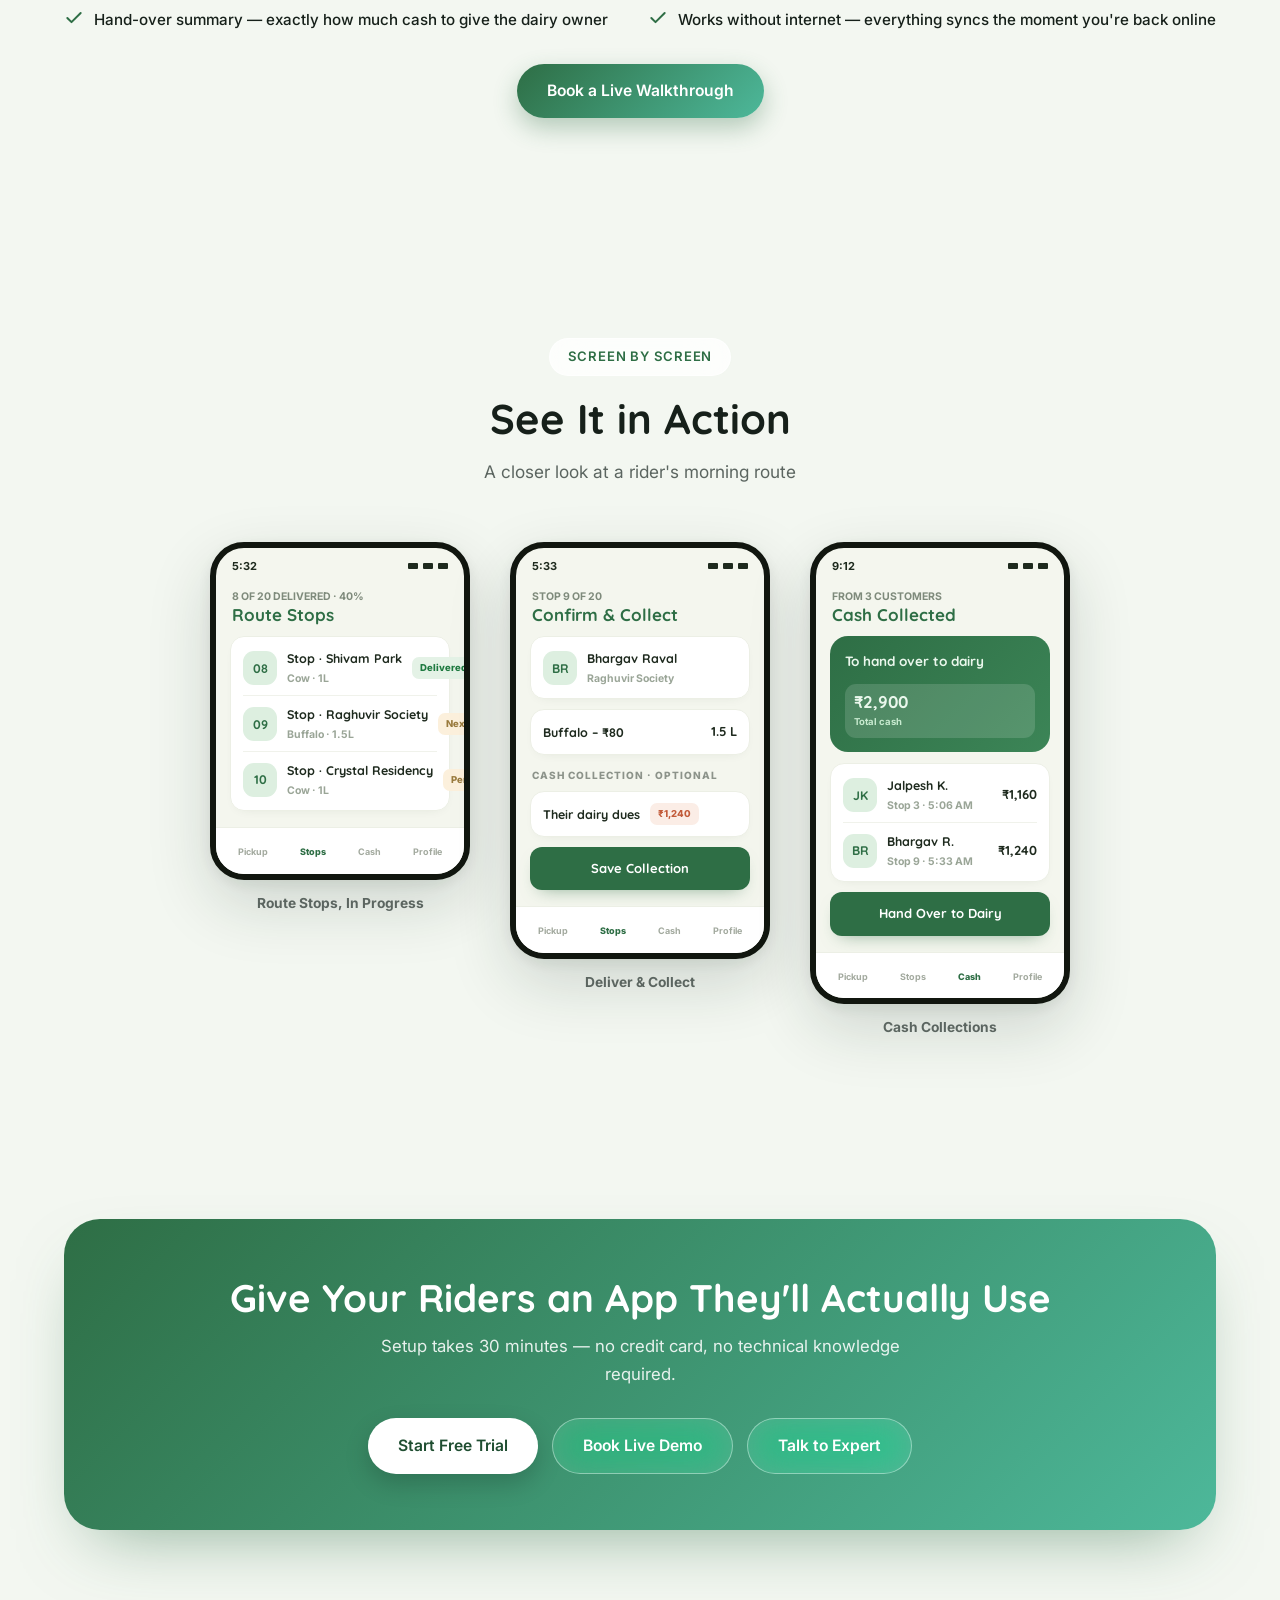
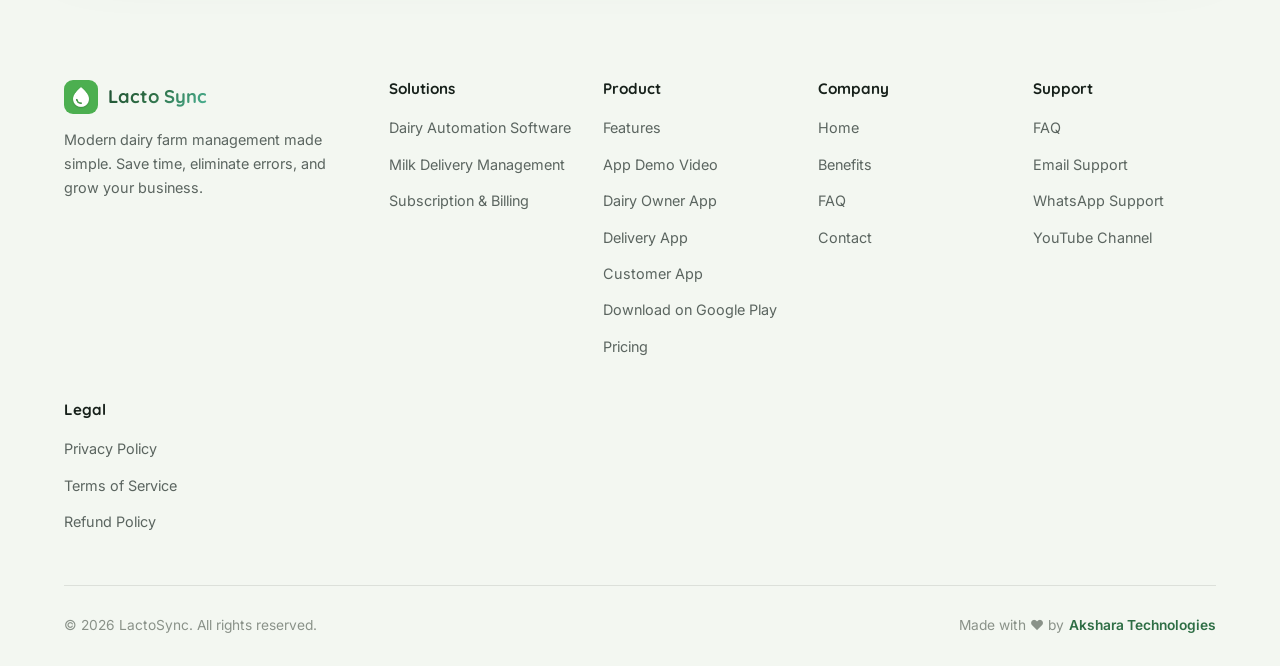
<file: delivery-app.html>
<!DOCTYPE html>
<html lang="en">

<head>
    <meta charset="UTF-8">
    <meta name="viewport" content="width=device-width, initial-scale=1.0">
    <title>Milk Delivery App for Riders | LactoSync</title>
    <meta name="description" content="Milk delivery app for riders: an exact loading manifest before the route, stop-by-stop delivery marking that works offline, and doorstep cash collection.">
    <meta name="keywords" content="milk delivery app, dairy delivery rider app, delivery route app India, doodh delivery app">
    <meta name="robots" content="index, follow, max-snippet:-1, max-image-preview:large, max-video-preview:-1">
    <meta name="theme-color" content="#2E6E45">
    <link rel="canonical" href="https://lactosync.com/delivery-app">

    <meta property="og:type" content="website">
    <meta property="og:site_name" content="LactoSync">
    <meta property="og:locale" content="en_IN">
    <meta property="og:url" content="https://lactosync.com/delivery-app">
    <meta property="og:title" content="Milk Delivery App for Riders | LactoSync">
    <meta property="og:description" content="Milk delivery app for riders: an exact loading manifest before the route, stop-by-stop delivery marking that works offline, and doorstep cash collection.">
    <meta property="og:image" content="https://lactosync.com/assets/og/milk-delivery-og.jpg">
    <meta property="og:image:width" content="1200">
    <meta property="og:image:height" content="630">
    <meta property="og:image:alt" content="LactoSync delivery rider app">

    <meta name="twitter:card" content="summary_large_image">
    <meta name="twitter:title" content="Milk Delivery App for Riders | LactoSync">
    <meta name="twitter:description" content="Milk delivery app for riders: an exact loading manifest before the route, stop-by-stop delivery marking that works offline, and doorstep cash collection.">
    <meta name="twitter:image" content="https://lactosync.com/assets/og/milk-delivery-og.jpg">

    <link rel="icon" type="image/png" href="assets/logo/favicon.png">
    <link rel="apple-touch-icon" href="assets/logo/favicon.png">

    <link rel="preconnect" href="https://fonts.googleapis.com">
    <link rel="preconnect" href="https://fonts.gstatic.com" crossorigin>
    <link rel="stylesheet" href="https://fonts.googleapis.com/css2?family=Quicksand:wght@500;600;700&family=Inter:wght@400;500;600;700;800&display=swap">
    <link rel="stylesheet" href="styles.css?v=20261026">

    <script type="application/ld+json">
{
        "@context": "https://schema.org",
        "@type": "SoftwareApplication",
        "name": "LactoSync Delivery Rider App",
        "applicationCategory": "BusinessApplication",
        "operatingSystem": "Android 7.0+, Web",
        "description": "Pickup manifest, route stops, delivery confirmation and cash collection for dairy delivery riders. Works offline.",
        "url": "https://lactosync.com/delivery-app",
        "image": "https://lactosync.com/assets/logo/favicon.png",
        "installUrl": "https://play.google.com/store/apps/details?id=com.aksharatech.lactosync",
        "downloadUrl": "https://play.google.com/store/apps/details?id=com.aksharatech.lactosync"
}
    </script>
    <script type="application/ld+json">
{
        "@context": "https://schema.org",
        "@type": "Organization",
        "name": "LactoSync",
        "url": "https://lactosync.com/",
        "logo": "https://lactosync.com/assets/logo/favicon.png",
        "email": "contact@lactosync.com",
        "parentOrganization": {
                "@type": "Organization",
                "name": "Akshara Technologies",
                "url": "https://aksharatech.com"
        },
        "sameAs": [
                "https://play.google.com/store/apps/details?id=com.aksharatech.lactosync",
                "https://www.youtube.com/@LactoSync"
        ]
}
    </script>
    <script type="application/ld+json">
{
        "@context": "https://schema.org",
        "@type": "BreadcrumbList",
        "itemListElement": [
                {
                        "@type": "ListItem",
                        "position": 1,
                        "name": "Home",
                        "item": "https://lactosync.com/"
                },
                {
                        "@type": "ListItem",
                        "position": 2,
                        "name": "Delivery Rider App",
                        "item": "https://lactosync.com/delivery-app"
                }
        ]
}
    </script>
</head>

<body>
    <div class="floating-elements">
        <div class="float-element milk-drop"></div>
        <div class="float-element milk-drop"></div>
        <div class="float-element cow-icon"></div>
    </div>
    <div class="cursor-follower"></div>

    <nav class="navbar">
        <div class="container">
            <div class="nav-content">
                <div class="logo"><a href="/"><span class="logo-text">Lacto Sync</span></a></div>
                <ul class="nav-links">
                    <li><a href="/">Home</a></li>
                    <li><a href="/#features">Features</a></li>
                    <li><a href="/#product">Apps</a></li>
                    <li><a href="/#pricing">Pricing</a></li>
                    <li><a href="/#faq">FAQ</a></li>
                    <li><a href="/#contact">Contact</a></li>
                    <li><a href="https://dairyfarm.lactosync.com/signup?utm_source=lactosync.com&amp;utm_medium=website&amp;utm_campaign=nav" class="btn-nav">Start Free Trial</a></li>
                </ul>
                <div class="mobile-menu-btn"><span></span><span></span><span></span></div>
            </div>
        </div>
    </nav>

    <!-- Hero -->
    <section id="home" class="app-hero">
        <div class="container">
            <div class="app-hero-content">
                <div class="hero-text">
                    <span class="section-tag">For Delivery Riders</span>
                    <h1 class="hero-title">
                        <span class="gradient-text">Milk Delivery App for Riders</span>
                        <br>Load Right, Deliver Right, Every Time
                    </h1>
                    <p class="hero-description">
                        An exact pickup manifest before the route starts, then simple stop-by-stop
                        delivery and cash collection — no memorizing, no confusion.
                    </p>
                    <div class="app-hero-badges">
                        <span><svg width="14" height="14" viewBox="0 0 24 24" fill="none" stroke="currentColor" stroke-width="3" stroke-linecap="round" stroke-linejoin="round"><path d="M20 6 9 17l-5-5"/></svg> Works Offline</span>
                        <span><svg width="14" height="14" viewBox="0 0 24 24" fill="none" stroke="currentColor" stroke-width="3" stroke-linecap="round" stroke-linejoin="round"><path d="M20 6 9 17l-5-5"/></svg> Learn in 5 Minutes</span>
                        <span><svg width="14" height="14" viewBox="0 0 24 24" fill="none" stroke="currentColor" stroke-width="3" stroke-linecap="round" stroke-linejoin="round"><path d="M20 6 9 17l-5-5"/></svg> Hindi &amp; Gujarati Support</span>
                    </div>
                    <div class="hero-buttons">
                        <a href="https://dairyfarm.lactosync.com/signup?utm_source=lactosync.com&amp;utm_medium=website&amp;utm_campaign=start_free_trial" class="btn btn-primary">Start Free Trial</a>
                        <a href="/dairy-management-app-demo" class="btn btn-secondary">Watch Demo</a>
                        <a class="play-badge" href="https://play.google.com/store/apps/details?id=com.aksharatech.lactosync" target="_blank" rel="noopener"
                            aria-label="Download the Lacto Sync app — get it on Google Play (opens in a new tab)">
                            <img src="assets/store/google-play-badge.png" alt="Get it on Google Play"
                                width="646" height="250" loading="lazy">
                        </a>
                    </div>
                </div>
                <div class="hero-image">
                    <div class="mockup-phone mockup-lg">
                        <div class="mockup-statusbar"><span>4:48</span><div class="mockup-dots"><span></span><span></span><span></span></div></div>
                        <div class="mockup-header">
                            <div>
                                <div class="mockup-subtext">MORNING ROUTE · 20 STOPS</div>
                                <div class="mockup-greeting">Good morning, Suresh</div>
                            </div>
                        </div>
                        <div class="mockup-body">
                            <div class="mockup-hero-card">
                                <div class="mockup-hero-title">Load on your cart</div>
                                <div class="mockup-hero-stats">
                                    <div><div class="mockup-num">44L</div><div class="mockup-label">Total milk</div></div>
                                    <div><div class="mockup-num">23</div><div class="mockup-label">Bottles</div></div>
                                    <div><div class="mockup-num">26</div><div class="mockup-label">Bags</div></div>
                                </div>
                            </div>
                            <div class="mockup-section-label">PICKUP MANIFEST</div>
                            <div class="mockup-card">
                                <div class="mockup-row"><div><div class="mockup-row-title">Cow – ₹80</div><div class="mockup-row-sub">500ml × 5 · 1L × 9</div></div><span class="mockup-row-value">14 btl</span></div>
                                <div class="mockup-row"><div><div class="mockup-row-title">Buffalo – ₹80</div><div class="mockup-row-sub">500ml × 3 · 1L × 6</div></div><span class="mockup-row-value">9 btl</span></div>
                            </div>
                            <div class="mockup-cta">Start Route</div>
                        </div>
                        <div class="mockup-navbar">
                            <div class="mockup-nav-active"><span>Pickup</span></div>
                            <div><span>Stops</span></div>
                            <div><span>Cash</span></div>
                            <div><span>Profile</span></div>
                        </div>
                    </div>
                </div>
            </div>
        </div>
    </section>

    <!-- Role switcher -->
    <section>
        <div class="container">
            <div class="role-switcher">
                <a href="/dairy-owner-app">Dairy Owner App</a>
                <a href="/delivery-app" class="active">Delivery Rider App</a>
                <a href="/customer-app">Customer App</a>
            </div>
        </div>
    </section>

    <!-- Feature list -->
    <section class="problem-section">
        <div class="container">
            <div class="section-header">
                <span class="section-tag">What Riders Get</span>
                <h2>Built for the Road, Not the Office</h2>
                <p>Simple enough to learn in 5 minutes, tough enough to work without signal</p>
            </div>
            <ul class="app-feature-list">
                <li><svg viewBox="0 0 24 24" fill="none" stroke="currentColor" stroke-width="2.4" stroke-linecap="round" stroke-linejoin="round"><path d="M20 6 9 17l-5-5"/></svg> Exact pickup manifest — know precisely how many bottles and bags to load</li>
                <li><svg viewBox="0 0 24 24" fill="none" stroke="currentColor" stroke-width="2.4" stroke-linecap="round" stroke-linejoin="round"><path d="M20 6 9 17l-5-5"/></svg> Stop-by-stop route with customer name, address and product for each house</li>
                <li><svg viewBox="0 0 24 24" fill="none" stroke="currentColor" stroke-width="2.4" stroke-linecap="round" stroke-linejoin="round"><path d="M20 6 9 17l-5-5"/></svg> One tap to confirm delivery or skip a stop</li>
                <li><svg viewBox="0 0 24 24" fill="none" stroke="currentColor" stroke-width="2.4" stroke-linecap="round" stroke-linejoin="round"><path d="M20 6 9 17l-5-5"/></svg> Cash collection logged against the customer's dues instantly</li>
                <li><svg viewBox="0 0 24 24" fill="none" stroke="currentColor" stroke-width="2.4" stroke-linecap="round" stroke-linejoin="round"><path d="M20 6 9 17l-5-5"/></svg> Hand-over summary — exactly how much cash to give the dairy owner</li>
                <li><svg viewBox="0 0 24 24" fill="none" stroke="currentColor" stroke-width="2.4" stroke-linecap="round" stroke-linejoin="round"><path d="M20 6 9 17l-5-5"/></svg> Works without internet — everything syncs the moment you're back online</li>
            </ul>
            <div style="text-align:center;">
                <a href="#" class="btn btn-primary schedule-demo-btn">Book a Live Walkthrough</a>
            </div>
        </div>
    </section>

    <!-- Gallery -->
    <section class="screenshots-section">
        <div class="container">
            <div class="section-header">
                <span class="section-tag">Screen by Screen</span>
                <h2>See It in Action</h2>
                <p>A closer look at a rider's morning route</p>
            </div>
            <div class="app-gallery">
                <div class="app-gallery-item">
                    <div class="mockup-phone">
                        <div class="mockup-statusbar"><span>5:32</span><div class="mockup-dots"><span></span><span></span><span></span></div></div>
                        <div class="mockup-header"><div><div class="mockup-subtext">8 OF 20 DELIVERED · 40%</div><div class="mockup-greeting">Route Stops</div></div></div>
                        <div class="mockup-body">
                            <div class="mockup-card">
                                <div class="mockup-row"><span class="mockup-avatar">08</span><div><div class="mockup-row-title">Stop · Shivam Park</div><div class="mockup-row-sub">Cow · 1L</div></div><span class="mockup-pill">Delivered</span></div>
                                <div class="mockup-row"><span class="mockup-avatar">09</span><div><div class="mockup-row-title">Stop · Raghuvir Society</div><div class="mockup-row-sub">Buffalo · 1.5L</div></div><span class="mockup-pill mockup-pill-amber">Next</span></div>
                                <div class="mockup-row"><span class="mockup-avatar">10</span><div><div class="mockup-row-title">Stop · Crystal Residency</div><div class="mockup-row-sub">Cow · 1L</div></div><span class="mockup-pill mockup-pill-amber">Pending</span></div>
                            </div>
                        </div>
                        <div class="mockup-navbar">
                            <div><span>Pickup</span></div>
                            <div class="mockup-nav-active"><span>Stops</span></div>
                            <div><span>Cash</span></div>
                            <div><span>Profile</span></div>
                        </div>
                    </div>
                    <p class="mockup-caption">Route Stops, In Progress</p>
                </div>

                <div class="app-gallery-item">
                    <div class="mockup-phone">
                        <div class="mockup-statusbar"><span>5:33</span><div class="mockup-dots"><span></span><span></span><span></span></div></div>
                        <div class="mockup-header"><div><div class="mockup-subtext">STOP 9 OF 20</div><div class="mockup-greeting">Confirm &amp; Collect</div></div></div>
                        <div class="mockup-body">
                            <div class="mockup-card">
                                <div class="mockup-row"><span class="mockup-avatar">BR</span><div><div class="mockup-row-title">Bhargav Raval</div><div class="mockup-row-sub">Raghuvir Society</div></div></div>
                            </div>
                            <div class="mockup-card">
                                <div class="mockup-row"><div><div class="mockup-row-title">Buffalo – ₹80</div></div><span class="mockup-row-value">1.5 L</span></div>
                            </div>
                            <div class="mockup-section-label">CASH COLLECTION · OPTIONAL</div>
                            <div class="mockup-card">
                                <div class="mockup-row"><div><div class="mockup-row-title">Their dairy dues</div></div><span class="mockup-pill mockup-pill-rust">₹1,240</span></div>
                            </div>
                            <div class="mockup-cta">Save Collection</div>
                        </div>
                        <div class="mockup-navbar">
                            <div><span>Pickup</span></div>
                            <div class="mockup-nav-active"><span>Stops</span></div>
                            <div><span>Cash</span></div>
                            <div><span>Profile</span></div>
                        </div>
                    </div>
                    <p class="mockup-caption">Deliver &amp; Collect</p>
                </div>

                <div class="app-gallery-item">
                    <div class="mockup-phone">
                        <div class="mockup-statusbar"><span>9:12</span><div class="mockup-dots"><span></span><span></span><span></span></div></div>
                        <div class="mockup-header"><div><div class="mockup-subtext">FROM 3 CUSTOMERS</div><div class="mockup-greeting">Cash Collected</div></div></div>
                        <div class="mockup-body">
                            <div class="mockup-hero-card">
                                <div class="mockup-hero-title">To hand over to dairy</div>
                                <div class="mockup-hero-stats">
                                    <div><div class="mockup-num">₹2,900</div><div class="mockup-label">Total cash</div></div>
                                </div>
                            </div>
                            <div class="mockup-card">
                                <div class="mockup-row"><span class="mockup-avatar">JK</span><div><div class="mockup-row-title">Jalpesh K.</div><div class="mockup-row-sub">Stop 3 · 5:06 AM</div></div><span class="mockup-row-value">₹1,160</span></div>
                                <div class="mockup-row"><span class="mockup-avatar">BR</span><div><div class="mockup-row-title">Bhargav R.</div><div class="mockup-row-sub">Stop 9 · 5:33 AM</div></div><span class="mockup-row-value">₹1,240</span></div>
                            </div>
                            <div class="mockup-cta">Hand Over to Dairy</div>
                        </div>
                        <div class="mockup-navbar">
                            <div><span>Pickup</span></div>
                            <div><span>Stops</span></div>
                            <div class="mockup-nav-active"><span>Cash</span></div>
                            <div><span>Profile</span></div>
                        </div>
                    </div>
                    <p class="mockup-caption">Cash Collections</p>
                </div>
            </div>
        </div>
    </section>

    <!-- Final CTA -->
    <section class="final-cta-section">
        <div class="container">
            <div class="final-cta-banner">
                <h2>Give Your Riders an App They'll Actually Use</h2>
                <p>Setup takes 30 minutes — no credit card, no technical knowledge required.</p>
                <div class="final-cta-buttons">
                    <a href="https://dairyfarm.lactosync.com/signup?utm_source=lactosync.com&amp;utm_medium=website&amp;utm_campaign=start_free_trial" class="btn btn-primary">Start Free Trial</a>
                    <a href="#" class="btn btn-secondary schedule-demo-btn">Book Live Demo</a>
                    <a href="https://wa.me/919429040899?text=Hi%2C%20I%27d%20like%20to%20talk%20to%20an%20expert%20about%20the%20LactoSync%20delivery%20app" target="_blank" rel="noopener" class="btn btn-secondary">Talk to Expert</a>
                </div>
            </div>
        </div>
    </section>

    <!-- Footer -->
    <footer class="footer">
        <div class="container">
            <div class="footer-content">
                <div class="footer-section">
                    <div class="footer-logo">
                        <img src="assets/logo/favicon.png" alt="LactoSync Logo" class="logo-icon" width="34" height="34" loading="lazy">
                        <span class="logo-text" style="font-size:1.15rem;">Lacto Sync</span>
                    </div>
                    <p>Modern dairy farm management made simple. Save time, eliminate errors, and grow your business.</p>
                </div>
                <div class="footer-section">
                    <h4>Solutions</h4>
                    <ul>
                        <li><a href="/dairy-automation-software">Dairy Automation Software</a></li>
                        <li><a href="/milk-delivery-management-software">Milk Delivery Management</a></li>
                        <li><a href="/milk-subscription-billing-software">Subscription &amp; Billing</a></li>
                    </ul>
                </div>
                <div class="footer-section">
                    <h4>Product</h4>
                    <ul>
                        <li><a href="/#features">Features</a></li>
                        <li><a href="/dairy-management-app-demo">App Demo Video</a></li>
                        <li><a href="/dairy-owner-app">Dairy Owner App</a></li>
                        <li><a href="/delivery-app">Delivery App</a></li>
                        <li><a href="/customer-app">Customer App</a></li>
                        <li><a href="https://play.google.com/store/apps/details?id=com.aksharatech.lactosync" target="_blank" rel="noopener">Download on Google Play</a></li>
                        <li><a href="/#pricing">Pricing</a></li>
                    </ul>
                </div>
                <div class="footer-section">
                    <h4>Company</h4>
                    <ul>
                        <li><a href="/#home">Home</a></li>
                        <li><a href="/#benefits">Benefits</a></li>
                        <li><a href="/#faq">FAQ</a></li>
                        <li><a href="/#contact">Contact</a></li>
                    </ul>
                </div>
                <div class="footer-section">
                    <h4>Support</h4>
                    <ul>
                        <li><a href="/#faq">FAQ</a></li>
                        <li><a href="mailto:contact@lactosync.com">Email Support</a></li>
                        <li><a href="https://wa.me/919429040899" target="_blank" rel="noopener">WhatsApp Support</a></li>
                        <li><a href="https://www.youtube.com/@LactoSync" target="_blank" rel="noopener">YouTube Channel</a></li>
                    </ul>
                </div>
                <div class="footer-section">
                    <h4>Legal</h4>
                    <ul>
                        <li><a href="/privacy">Privacy Policy</a></li>
                        <li><a href="/terms">Terms of Service</a></li>
                        <li><a href="/refund-policy">Refund Policy</a></li>
                    </ul>
                </div>
            </div>
            <div class="footer-bottom">
                <p>&copy; 2026 LactoSync. All rights reserved.</p>
                <p class="credit">Made with &hearts; by <a href="https://aksharatech.com" target="_blank" rel="noopener">Akshara Technologies</a></p>
            </div>
        </div>
    </footer>

    <!-- Demo Scheduling Modal -->
    <div id="demoModal" class="demo-modal">
        <div class="demo-modal-content">
            <button class="demo-modal-close">&times;</button>
            <div class="demo-modal-header">
                <h2>Schedule Your Free Demo</h2>
                <p>See how LactoSync can transform your dairy business in just 30 minutes</p>
            </div>
            <form id="demoForm" class="demo-form">
                <div class="form-row">
                    <div class="form-group">
                        <label for="fullName">Full Name *</label>
                        <input type="text" id="fullName" name="fullName" required placeholder="Your name" autocomplete="name">
                    </div>
                    <div class="form-group">
                        <label for="phone">Phone Number *</label>
                        <input type="tel" id="phone" name="phone" required placeholder="10-digit mobile number"
                            pattern="[0-9]{10}" inputmode="numeric" autocomplete="tel">
                    </div>
                </div>
                <div class="form-row">
                    <div class="form-group">
                        <label for="email">Email Address *</label>
                        <input type="email" id="email" name="email" required placeholder="you@example.com" autocomplete="email">
                    </div>
                    <div class="form-group">
                        <label for="dairyName">Dairy Farm Name</label>
                        <input type="text" id="dairyName" name="dairyName" placeholder="Optional">
                    </div>
                </div>
                <div class="form-group">
                    <label for="customerCount">Number of Customers</label>
                    <select id="customerCountSelect" name="customerCount">
                        <option value="">Select range</option>
                        <option value="1-200">1-200 customers (Basic)</option>
                        <option value="201-300">201-300 customers (Starter)</option>
                        <option value="301-400">301-400 customers (Growth)</option>
                        <option value="401-500">401-500 customers (Pro)</option>
                        <option value="500+">500+ customers (Enterprise)</option>
                    </select>
                </div>
                <div class="form-group">
                    <label for="message">Anything specific you'd like us to cover? (Optional)</label>
                    <textarea id="message" name="message" rows="2"
                        placeholder="E.g. WhatsApp billing, multi-route delivery, data import..."></textarea>
                </div>
                <div class="form-actions">
                    <button type="submit" class="btn btn-primary btn-large">Schedule Demo</button>
                    <button type="button" class="btn btn-outline btn-large demo-cancel">Cancel</button>
                </div>
                <div class="form-footer">
                    <p><span class="ico-check">✓</span> Free 30-minute demo &nbsp;&nbsp; <span class="ico-check">✓</span> No credit card required &nbsp;&nbsp; <span class="ico-check">✓</span> Instant confirmation
                    </p>
                </div>
            </form>
        </div>
    </div>

    <a href="https://wa.me/919429040899?text=Hi%2C%20I%27d%20like%20to%20know%20more%20about%20LactoSync" target="_blank" rel="noopener" class="whatsapp-fab" aria-label="Chat with us on WhatsApp">
        <svg viewBox="0 0 24 24" fill="currentColor"><path d="M17.472 14.382c-.297-.149-1.758-.867-2.03-.967-.273-.099-.471-.148-.67.15-.197.297-.767.966-.94 1.164-.173.199-.347.223-.644.075-.297-.15-1.255-.463-2.39-1.475-.883-.788-1.48-1.761-1.653-2.059-.173-.297-.018-.458.13-.606.134-.133.298-.347.446-.52.149-.174.198-.298.298-.497.099-.198.05-.371-.025-.52-.075-.149-.669-1.612-.916-2.207-.242-.579-.487-.5-.669-.51-.173-.008-.371-.01-.57-.01-.198 0-.52.074-.792.372-.272.297-1.04 1.016-1.04 2.479 0 1.462 1.065 2.875 1.213 3.074.149.198 2.096 3.2 5.077 4.487.709.306 1.262.489 1.694.625.712.227 1.36.195 1.871.118.571-.085 1.758-.719 2.006-1.413.248-.694.248-1.289.173-1.413-.074-.124-.272-.198-.57-.347m-5.421 7.403h-.004a9.87 9.87 0 01-5.031-1.378l-.361-.214-3.741.982.998-3.648-.235-.374a9.86 9.86 0 01-1.51-5.26c.001-5.45 4.436-9.884 9.888-9.884 2.64 0 5.122 1.03 6.988 2.898a9.825 9.825 0 012.893 6.994c-.003 5.45-4.437 9.884-9.885 9.884m8.413-18.297A11.815 11.815 0 0012.05 0C5.495 0 .16 5.335.157 11.892c0 2.096.547 4.142 1.588 5.945L.057 24l6.305-1.654a11.882 11.882 0 005.683 1.448h.005c6.554 0 11.89-5.335 11.893-11.893a11.821 11.821 0 00-3.48-8.413Z"/></svg>
    </a>

    <script src="script.js?v=20260918" defer></script>
</body>

</html>
</file>
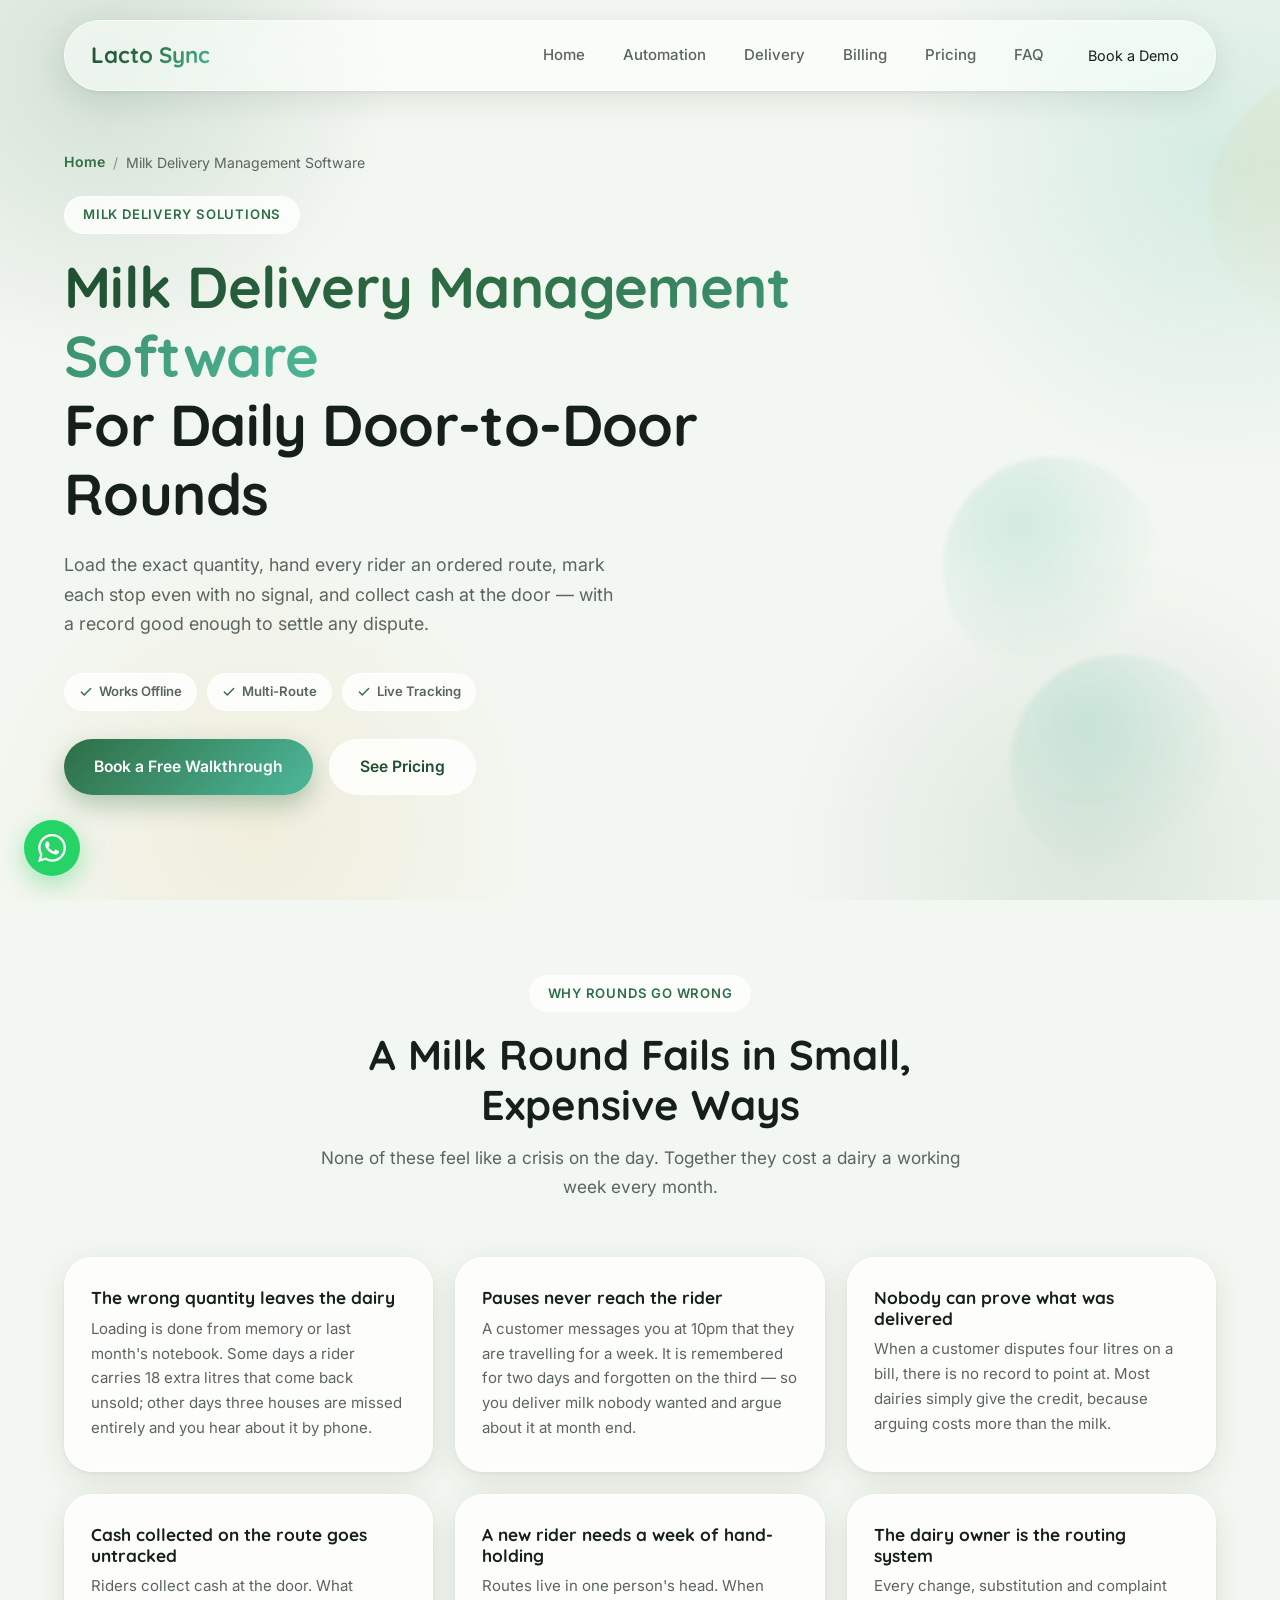
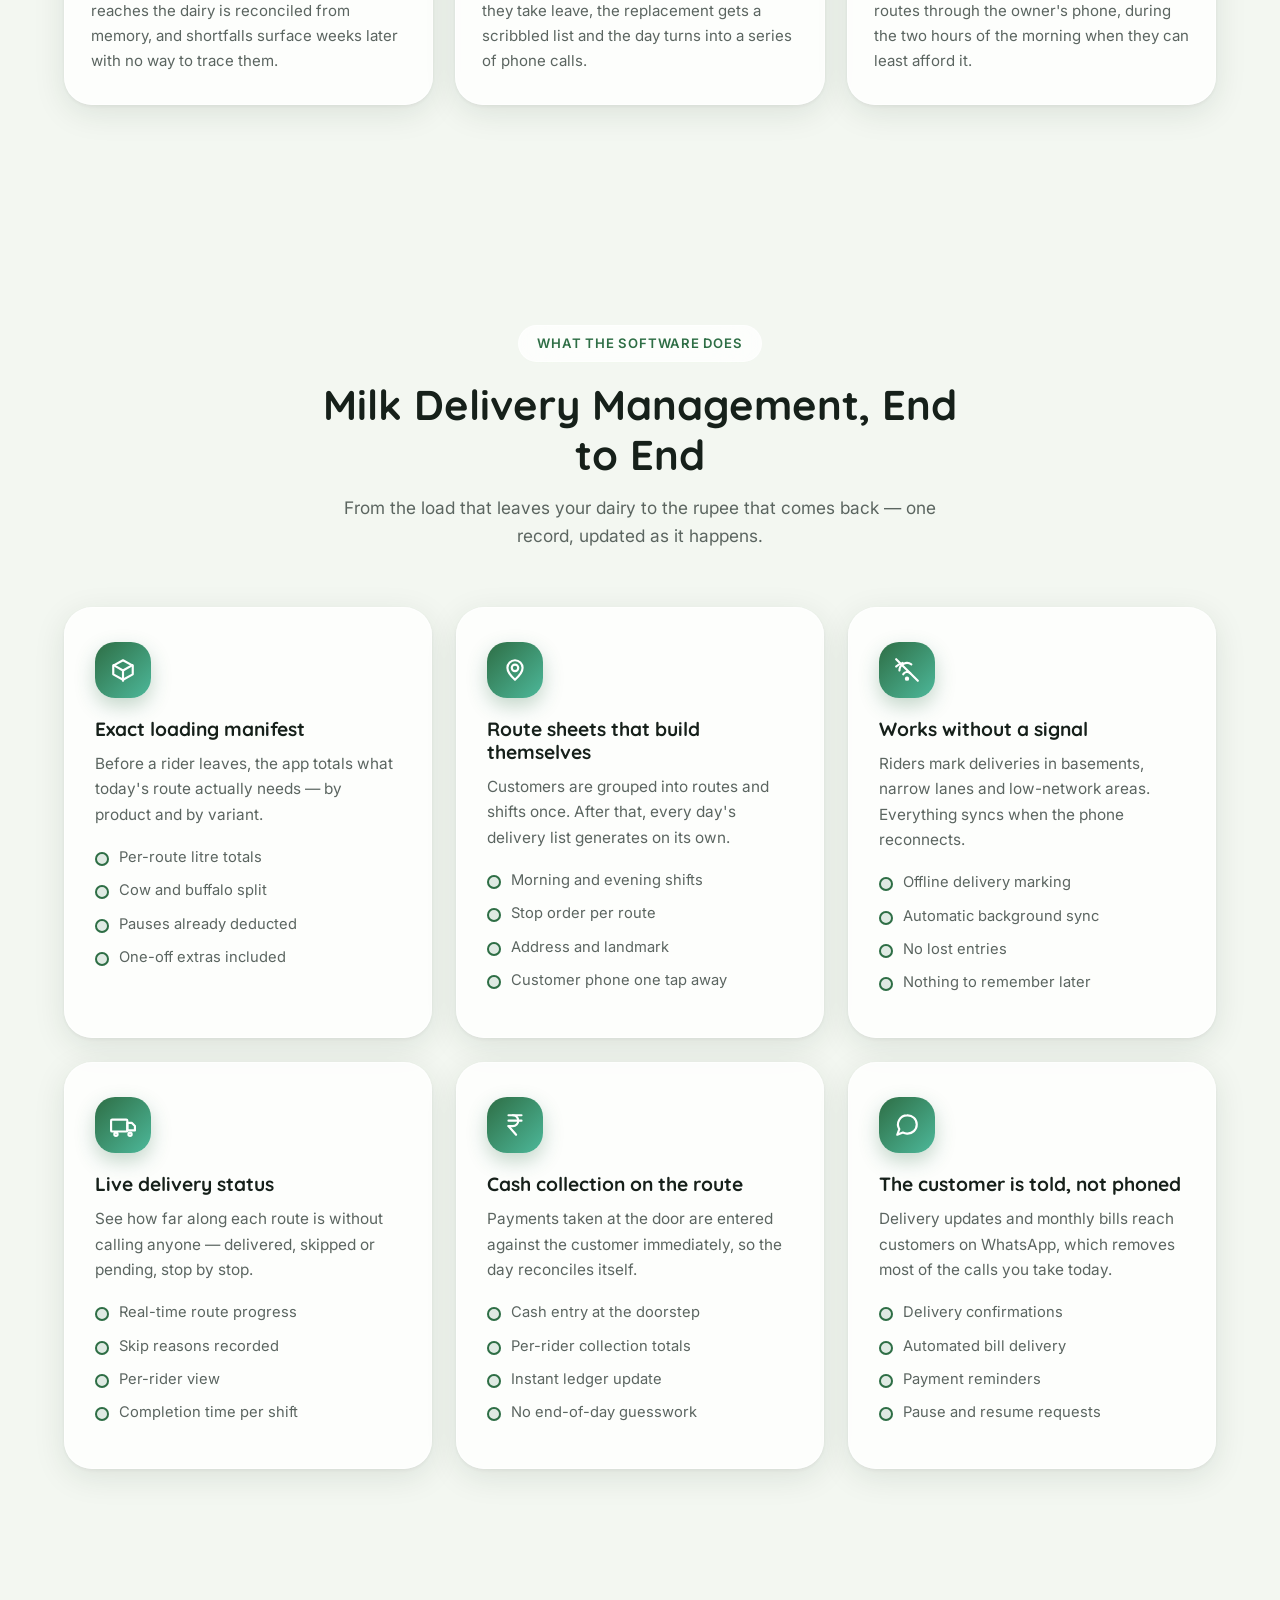
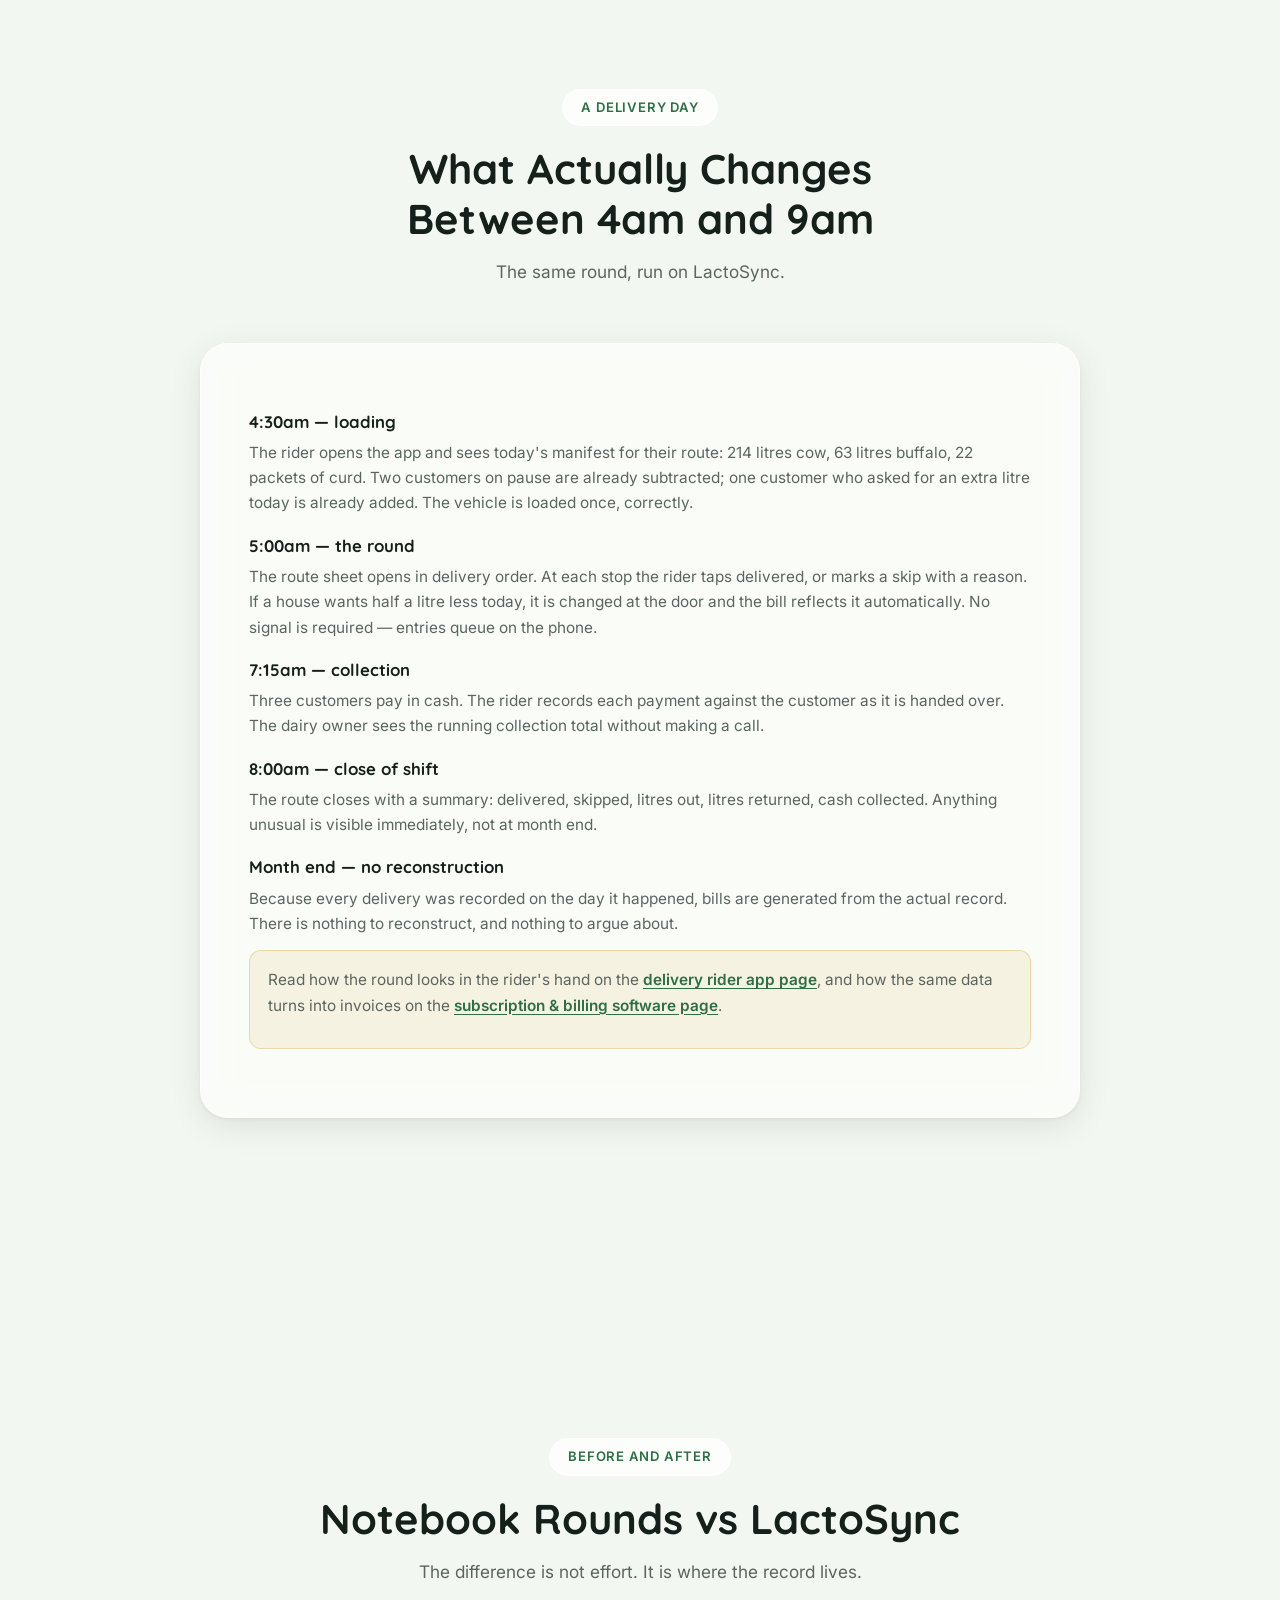
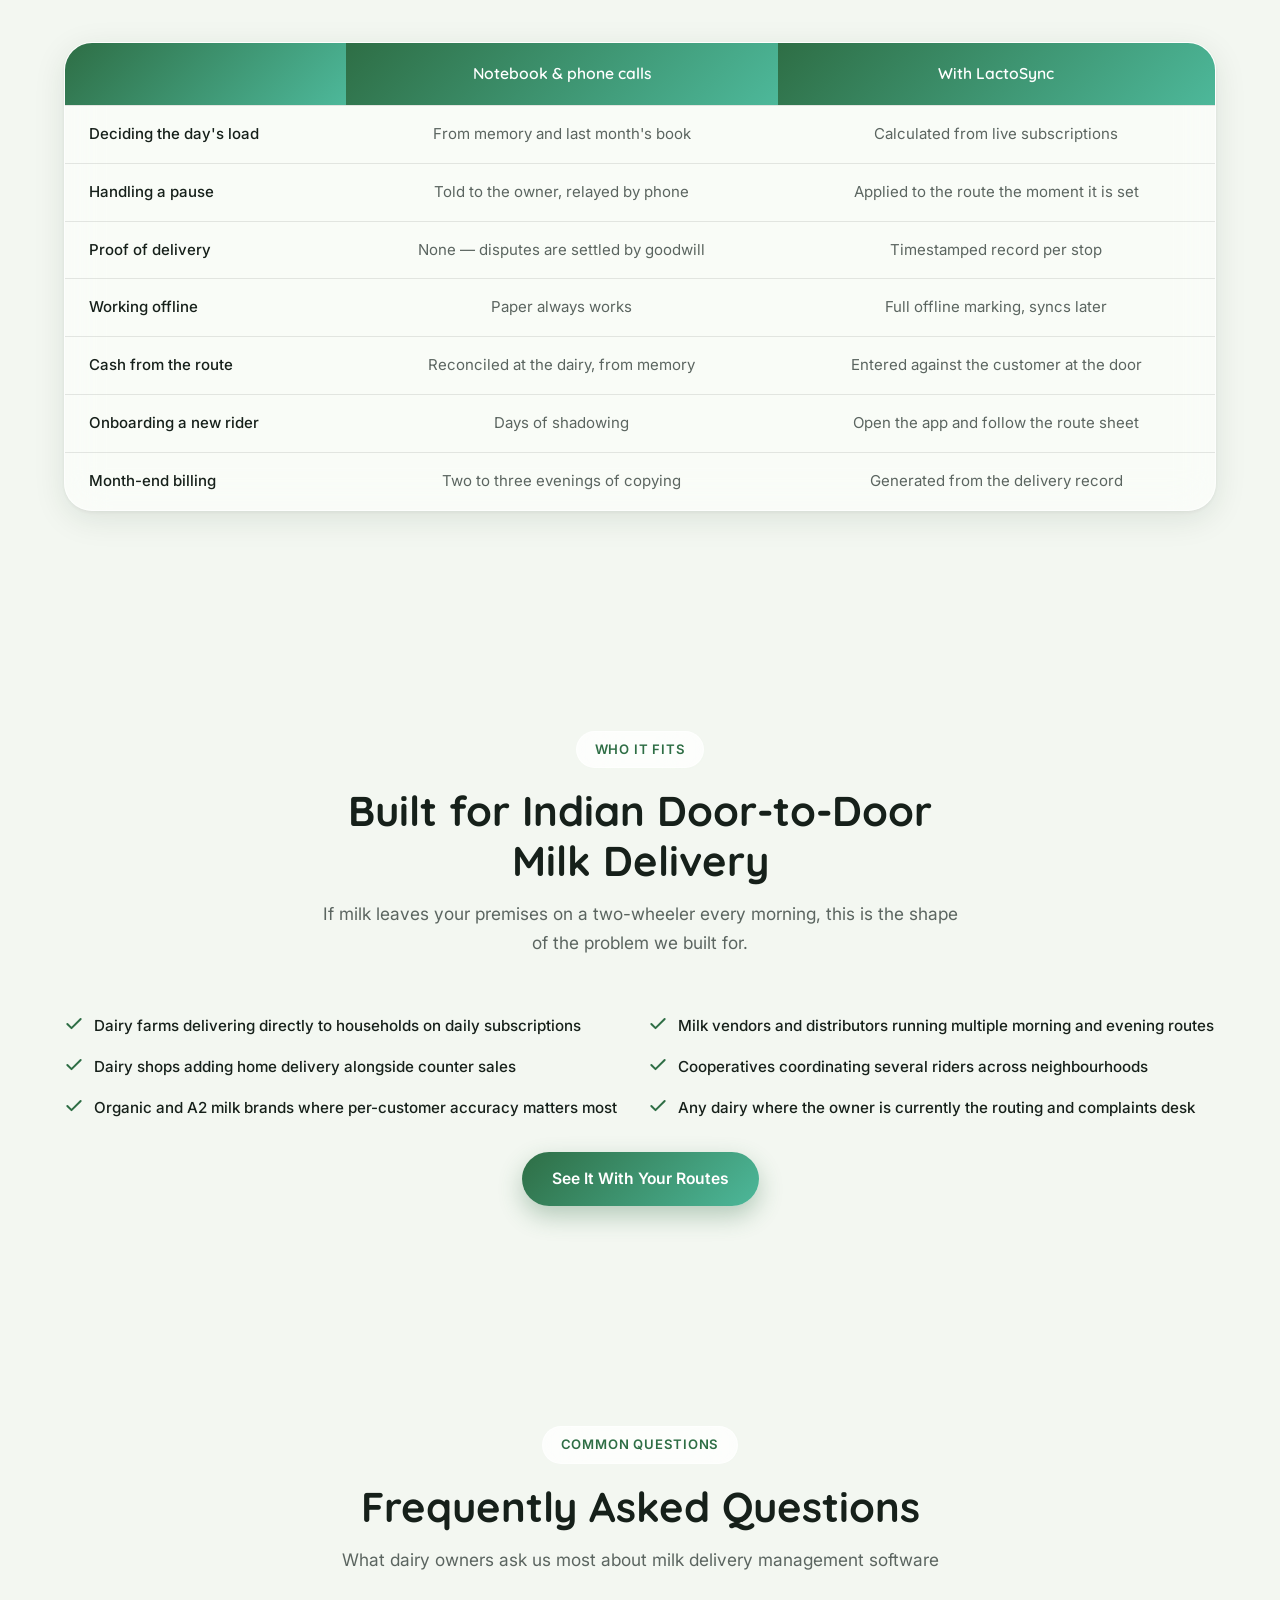
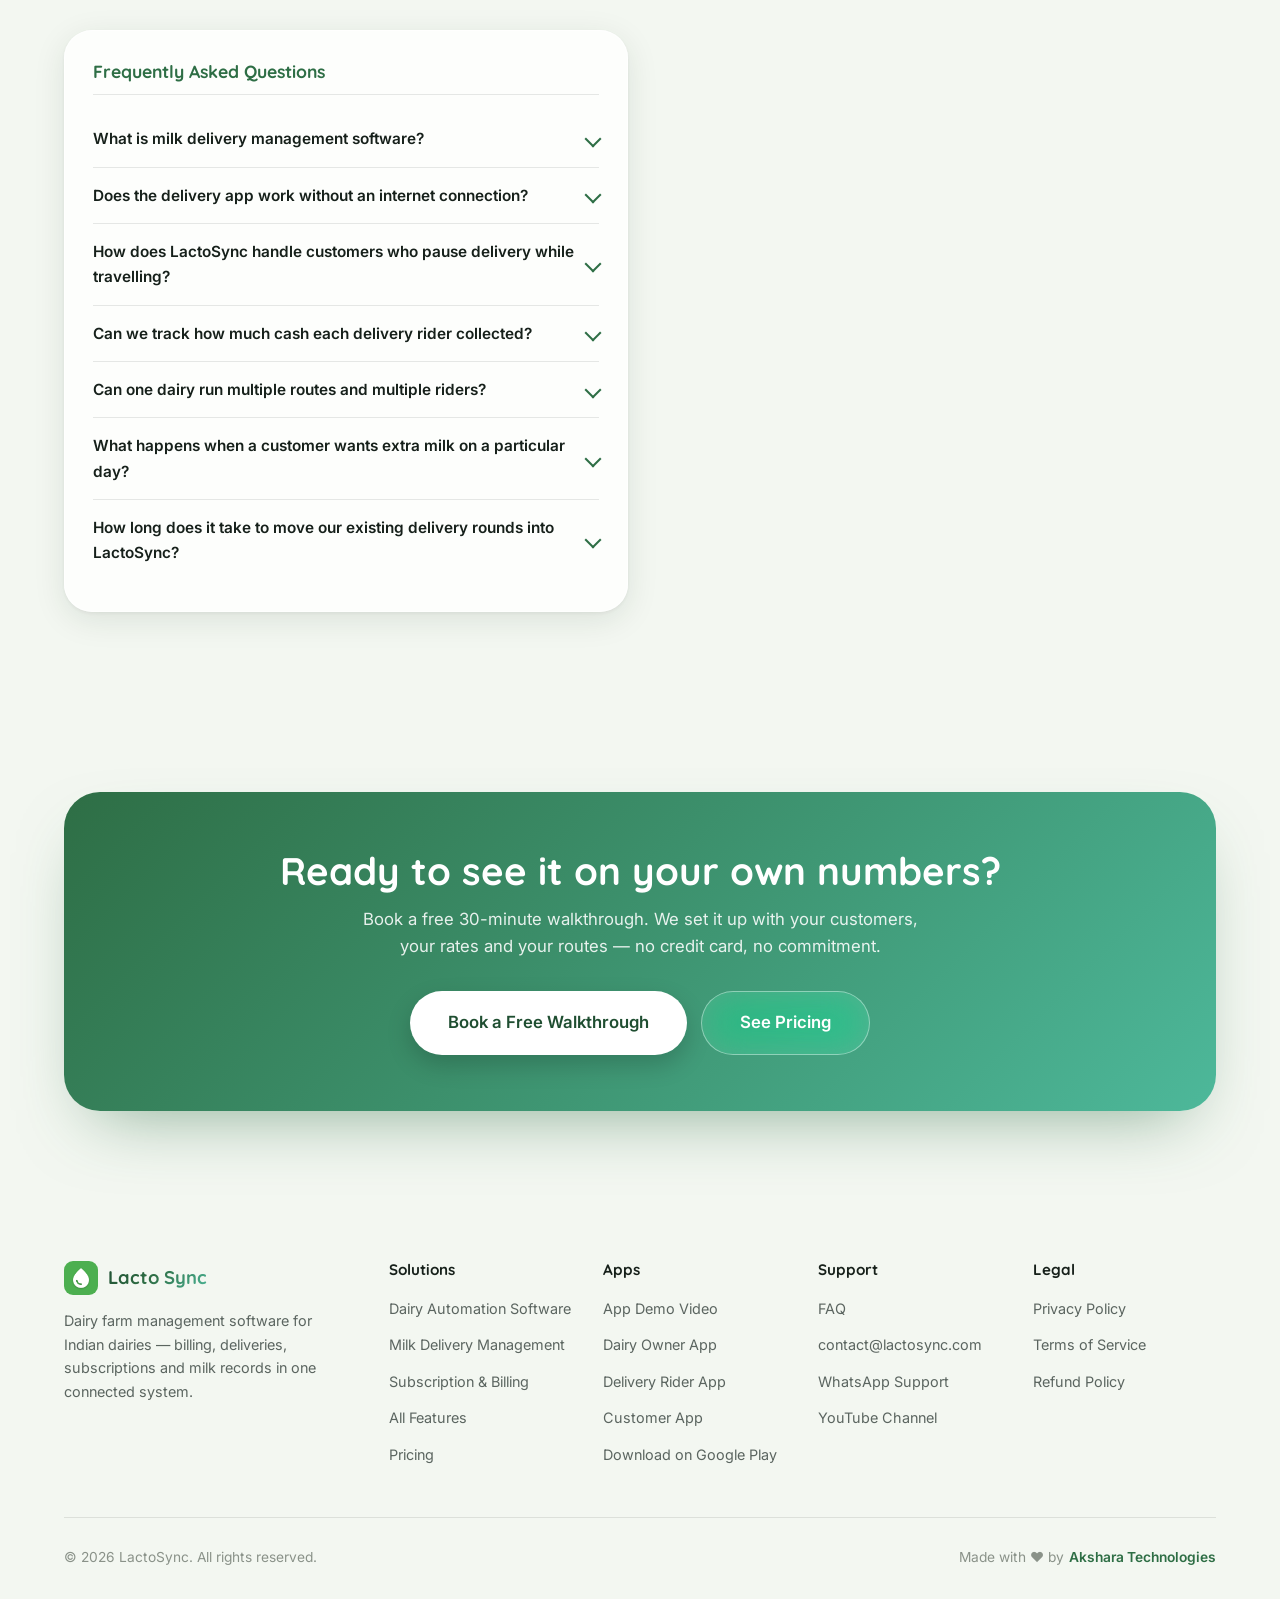
<file: milk-delivery-management-software.html>
<!DOCTYPE html>
<html lang="en">

<head>
    <meta charset="UTF-8">
    <meta name="viewport" content="width=device-width, initial-scale=1.0">
    <title>Milk Delivery Management Software for Dairies | LactoSync</title>
    <meta name="description" content="Milk delivery management software: automatic loading manifests, route sheets, offline delivery marking, live tracking and doorstep cash collection.">
    <meta name="keywords" content="milk delivery management software, milk delivery software, milk delivery solutions, milk delivery app for dairy, doodh delivery software, dairy delivery route software India, milk round management software">
    <meta name="robots" content="index, follow, max-snippet:-1, max-image-preview:large, max-video-preview:-1">
    <meta name="theme-color" content="#2E6E45">
    <link rel="canonical" href="https://lactosync.com/milk-delivery-management-software">

    <meta property="og:type" content="website">
    <meta property="og:site_name" content="LactoSync">
    <meta property="og:locale" content="en_IN">
    <meta property="og:url" content="https://lactosync.com/milk-delivery-management-software">
    <meta property="og:title" content="Milk Delivery Management Software for Dairies | LactoSync">
    <meta property="og:description" content="Milk delivery management software: automatic loading manifests, route sheets, offline delivery marking, live tracking and doorstep cash collection.">
    <meta property="og:image" content="https://lactosync.com/assets/og/milk-delivery-og.jpg">
    <meta property="og:image:width" content="1200">
    <meta property="og:image:height" content="630">
    <meta property="og:image:alt" content="Milk Delivery Management Software — LactoSync">
    <meta name="twitter:card" content="summary_large_image">
    <meta name="twitter:title" content="Milk Delivery Management Software for Dairies | LactoSync">
    <meta name="twitter:description" content="Milk delivery management software: automatic loading manifests, route sheets, offline delivery marking, live tracking and doorstep cash collection.">
    <meta name="twitter:image" content="https://lactosync.com/assets/og/milk-delivery-og.jpg">

    <link rel="icon" type="image/png" href="/assets/logo/favicon.png">
    <link rel="apple-touch-icon" href="/assets/logo/favicon.png">
    <link rel="preconnect" href="https://fonts.googleapis.com">
    <link rel="preconnect" href="https://fonts.gstatic.com" crossorigin>
    <link rel="stylesheet" href="https://fonts.googleapis.com/css2?family=Quicksand:wght@500;600;700&family=Inter:wght@400;500;600;700;800&display=swap">
    <link rel="stylesheet" href="/styles.css?v=20261026">

    <script type="application/ld+json">
{
        "@context": "https://schema.org",
        "@type": "SoftwareApplication",
        "name": "LactoSync Milk Delivery Management",
        "applicationCategory": "BusinessApplication",
        "applicationSubCategory": "Dairy Management Software",
        "operatingSystem": "Android 7.0+, Web",
        "description": "Milk delivery management software that generates daily loading manifests and route sheets, records deliveries offline, tracks routes live and captures doorstep cash collection for dairy businesses in India.",
        "url": "https://lactosync.com/milk-delivery-management-software",
        "image": "https://lactosync.com/assets/og/lactosync-og.jpg",
        "inLanguage": "en-IN",
        "featureList": [
                "Automatic daily loading manifest",
                "Auto-generated route sheets by shift",
                "Offline delivery marking with background sync",
                "Live route and rider tracking",
                "Doorstep cash collection recording",
                "Pause and resume handling",
                "WhatsApp delivery notifications"
        ],
        "offers": {
                "@type": "AggregateOffer",
                "priceCurrency": "INR",
                "lowPrice": "499",
                "highPrice": "1099",
                "offerCount": "4",
                "url": "https://lactosync.com/#pricing",
                "availability": "https://schema.org/InStock",
                "eligibleRegion": {
                        "@type": "Country",
                        "name": "India"
                }
        },
        "publisher": {
                "@type": "Organization",
                "name": "Akshara Technologies",
                "url": "https://aksharatech.com"
        },
        "installUrl": "https://play.google.com/store/apps/details?id=com.aksharatech.lactosync",
        "downloadUrl": "https://play.google.com/store/apps/details?id=com.aksharatech.lactosync"
}
    </script>
    <script type="application/ld+json">
{
        "@context": "https://schema.org",
        "@type": "BreadcrumbList",
        "itemListElement": [
                {
                        "@type": "ListItem",
                        "position": 1,
                        "name": "Home",
                        "item": "https://lactosync.com/"
                },
                {
                        "@type": "ListItem",
                        "position": 2,
                        "name": "Milk Delivery Management Software",
                        "item": "https://lactosync.com/milk-delivery-management-software"
                }
        ]
}
    </script>
    <script type="application/ld+json">
{
        "@context": "https://schema.org",
        "@type": "FAQPage",
        "mainEntity": [
                {
                        "@type": "Question",
                        "name": "What is milk delivery management software?",
                        "acceptedAnswer": {
                                "@type": "Answer",
                                "text": "Milk delivery management software plans and records daily door-to-door milk rounds. It works out exactly how much milk each route needs, gives every rider an ordered delivery list, lets them mark each stop as delivered or skipped, records cash collected at the door, and feeds all of that into monthly billing automatically. LactoSync does this for dairies across India, with an app that keeps working when the phone has no signal."
                        }
                },
                {
                        "@type": "Question",
                        "name": "Does the delivery app work without an internet connection?",
                        "acceptedAnswer": {
                                "@type": "Answer",
                                "text": "Yes. Riders can open their route and mark deliveries completely offline, which matters in basements, narrow lanes and low-network areas. Entries are stored on the phone and sync automatically the moment the connection returns, so nothing is lost and nothing has to be re-entered."
                        }
                },
                {
                        "@type": "Question",
                        "name": "How does LactoSync handle customers who pause delivery while travelling?",
                        "acceptedAnswer": {
                                "@type": "Answer",
                                "text": "A pause is set once, with a start and end date. From that moment the customer is removed from the loading manifest and the route sheet for those days, and added back automatically when the pause ends. Because the pause flows straight through to billing, the customer is never charged for days they did not receive milk."
                        }
                },
                {
                        "@type": "Question",
                        "name": "Can we track how much cash each delivery rider collected?",
                        "acceptedAnswer": {
                                "@type": "Answer",
                                "text": "Yes. Riders record payments against the customer at the doorstep, so collection is tracked per rider and per route as it happens. At the end of a shift you see exactly what was collected and what is still outstanding, instead of reconciling from memory at the dairy."
                        }
                },
                {
                        "@type": "Question",
                        "name": "Can one dairy run multiple routes and multiple riders?",
                        "acceptedAnswer": {
                                "@type": "Answer",
                                "text": "Yes. Customers are assigned to routes and shifts, and each rider sees only their own route for that shift. Owners see every route in one view, with live progress across all of them. Adding a route or moving customers between routes takes a few seconds."
                        }
                },
                {
                        "@type": "Question",
                        "name": "What happens when a customer wants extra milk on a particular day?",
                        "acceptedAnswer": {
                                "@type": "Answer",
                                "text": "A one-off change can be made in advance by the office or at the door by the rider. The extra quantity is added to that day's loading manifest, recorded against the delivery, and picked up automatically in the month's bill — no separate note, no adjustment at month end."
                        }
                },
                {
                        "@type": "Question",
                        "name": "How long does it take to move our existing delivery rounds into LactoSync?",
                        "acceptedAnswer": {
                                "@type": "Answer",
                                "text": "Most dairies are running within a day. Customers, rates, routes and shifts are set up during a guided session — we can import an existing customer list rather than typing it in — and riders usually need one round to get comfortable with the app."
                        }
                }
        ]
}
    </script>
</head>

<body>
    <div class="floating-elements">
        <div class="float-element milk-drop"></div>
        <div class="float-element milk-drop"></div>
        <div class="float-element cow-icon"></div>
    </div>
    <div class="cursor-follower"></div>

    <nav class="navbar">
        <div class="container">
            <div class="nav-content">
                <div class="logo"><a href="/"><span class="logo-text">Lacto Sync</span></a></div>
                <ul class="nav-links">
                    <li><a href="/">Home</a></li>
                    <li><a href="/dairy-automation-software">Automation</a></li>
                    <li><a href="/milk-delivery-management-software" class="active">Delivery</a></li>
                    <li><a href="/milk-subscription-billing-software">Billing</a></li>
                    <li><a href="/#pricing">Pricing</a></li>
                    <li><a href="/#faq">FAQ</a></li>
                    <li><a href="#" class="btn-nav schedule-demo-btn">Book a Demo</a></li>
                </ul>
                <div class="mobile-menu-btn"><span></span><span></span><span></span></div>
            </div>
        </div>
    </nav>

    <!-- Hero -->
    <section id="home" class="app-hero">
        <div class="container">
            <nav class="breadcrumb-nav" aria-label="Breadcrumb">
                <a href="/">Home</a> <span aria-hidden="true">/</span> <span>Milk Delivery Management Software</span>
            </nav>
            <div class="app-hero-content hero-solo">
                <div class="hero-text">
                    <span class="section-tag">Milk Delivery Solutions</span>
                    <h1 class="hero-title">
                        <span class="gradient-text">Milk Delivery Management Software</span>
                        <br>For Daily Door-to-Door Rounds
                    </h1>
                    <p class="hero-description">Load the exact quantity, hand every rider an ordered route, mark each stop even with no signal, and collect cash at the door — with a record good enough to settle any dispute.</p>
                    <div class="app-hero-badges">
                        <span><svg viewBox="0 0 24 24" fill="none" stroke="currentColor" stroke-width="2.4" stroke-linecap="round" stroke-linejoin="round"><path d="M20 6 9 17l-5-5"/></svg> Works Offline</span>
                        <span><svg viewBox="0 0 24 24" fill="none" stroke="currentColor" stroke-width="2.4" stroke-linecap="round" stroke-linejoin="round"><path d="M20 6 9 17l-5-5"/></svg> Multi-Route</span>
                        <span><svg viewBox="0 0 24 24" fill="none" stroke="currentColor" stroke-width="2.4" stroke-linecap="round" stroke-linejoin="round"><path d="M20 6 9 17l-5-5"/></svg> Live Tracking</span>
                    </div>
                    <div class="hero-buttons">
                        <a href="#" class="btn btn-primary schedule-demo-btn">Book a Free Walkthrough</a>
                        <a href="/#pricing" class="btn btn-secondary">See Pricing</a>
                    </div>
                </div>
            </div>
        </div>
    </section>

    <!-- Problem -->
    <section class="problem-section">
        <div class="container">
            <div class="section-header">
                <span class="section-tag">Why Rounds Go Wrong</span>
                <h2>A Milk Round Fails in Small, Expensive Ways</h2>
                <p>None of these feel like a crisis on the day. Together they cost a dairy a working
                    week every month.</p>
            </div>
            <div class="benefits-grid">
                <div class="benefit-card">
                    <h3>The wrong quantity leaves the dairy</h3>
                    <p>Loading is done from memory or last month's notebook. Some days a rider carries
                        18 extra litres that come back unsold; other days three houses are missed
                        entirely and you hear about it by phone.</p>
                </div>
                <div class="benefit-card">
                    <h3>Pauses never reach the rider</h3>
                    <p>A customer messages you at 10pm that they are travelling for a week. It is
                        remembered for two days and forgotten on the third &mdash; so you deliver milk
                        nobody wanted and argue about it at month end.</p>
                </div>
                <div class="benefit-card">
                    <h3>Nobody can prove what was delivered</h3>
                    <p>When a customer disputes four litres on a bill, there is no record to point at.
                        Most dairies simply give the credit, because arguing costs more than the milk.</p>
                </div>
                <div class="benefit-card">
                    <h3>Cash collected on the route goes untracked</h3>
                    <p>Riders collect cash at the door. What reaches the dairy is reconciled from
                        memory, and shortfalls surface weeks later with no way to trace them.</p>
                </div>
                <div class="benefit-card">
                    <h3>A new rider needs a week of hand-holding</h3>
                    <p>Routes live in one person's head. When they take leave, the replacement gets a
                        scribbled list and the day turns into a series of phone calls.</p>
                </div>
                <div class="benefit-card">
                    <h3>The dairy owner is the routing system</h3>
                    <p>Every change, substitution and complaint routes through the owner's phone,
                        during the two hours of the morning when they can least afford it.</p>
                </div>
            </div>
        </div>
    </section>

    <!-- What it does -->
    <section id="features" class="features-section">
        <div class="container">
            <div class="section-header">
                <span class="section-tag">What the Software Does</span>
                <h2>Milk Delivery Management, End to End</h2>
                <p>From the load that leaves your dairy to the rupee that comes back &mdash; one record,
                    updated as it happens.</p>
            </div>
            <div class="features-grid">
                <div class="feature-card">
                    <div class="feature-icon"><svg viewBox="0 0 24 24" fill="none" stroke="currentColor" stroke-width="2" stroke-linecap="round" stroke-linejoin="round"><path d="M21 16V8l-9-5-9 5v8l9 5 9-5z"/><path d="M3.3 7.5L12 12.5l8.7-5"/><path d="M12 22V12.5"/></svg></div>
                    <h3>Exact loading manifest</h3>
                    <p>Before a rider leaves, the app totals what today's route actually needs &mdash; by product and by variant.</p>
                    <ul class="feature-list"><li>Per-route litre totals</li><li>Cow and buffalo split</li><li>Pauses already deducted</li><li>One-off extras included</li></ul>
                </div>

                <div class="feature-card">
                    <div class="feature-icon"><svg viewBox="0 0 24 24" fill="none" stroke="currentColor" stroke-width="2" stroke-linecap="round" stroke-linejoin="round"><circle cx="12" cy="10" r="3"/><path d="M12 21s-7-6.2-7-11a7 7 0 1 1 14 0c0 4.8-7 11-7 11z"/></svg></div>
                    <h3>Route sheets that build themselves</h3>
                    <p>Customers are grouped into routes and shifts once. After that, every day's delivery list generates on its own.</p>
                    <ul class="feature-list"><li>Morning and evening shifts</li><li>Stop order per route</li><li>Address and landmark</li><li>Customer phone one tap away</li></ul>
                </div>

                <div class="feature-card">
                    <div class="feature-icon"><svg viewBox="0 0 24 24" fill="none" stroke="currentColor" stroke-width="2" stroke-linecap="round" stroke-linejoin="round"><path d="M5 12.5a7 7 0 0 1 11-5.7"/><path d="M2 8.8a12 12 0 0 1 6-3.3"/><path d="M8.5 16a4 4 0 0 1 6.5-1"/><circle cx="12" cy="20" r="1"/><path d="M2 2l20 20"/></svg></div>
                    <h3>Works without a signal</h3>
                    <p>Riders mark deliveries in basements, narrow lanes and low-network areas. Everything syncs when the phone reconnects.</p>
                    <ul class="feature-list"><li>Offline delivery marking</li><li>Automatic background sync</li><li>No lost entries</li><li>Nothing to remember later</li></ul>
                </div>

                <div class="feature-card">
                    <div class="feature-icon"><svg viewBox="0 0 24 24" fill="none" stroke="currentColor" stroke-width="2" stroke-linecap="round" stroke-linejoin="round"><rect x="1" y="7" width="15" height="11" rx="1"/><path d="M16 10h4l3 3v4h-7z"/><circle cx="5.5" cy="20.5" r="1.5"/><circle cx="18.5" cy="20.5" r="1.5"/></svg></div>
                    <h3>Live delivery status</h3>
                    <p>See how far along each route is without calling anyone &mdash; delivered, skipped or pending, stop by stop.</p>
                    <ul class="feature-list"><li>Real-time route progress</li><li>Skip reasons recorded</li><li>Per-rider view</li><li>Completion time per shift</li></ul>
                </div>

                <div class="feature-card">
                    <div class="feature-icon"><svg viewBox="0 0 24 24" fill="none" stroke="currentColor" stroke-width="2" stroke-linecap="round" stroke-linejoin="round"><path d="M6 3h12"/><path d="M6 8h12"/><path d="M6 13h4a5 5 0 0 0 0-10"/><path d="M6 13l7 8"/></svg></div>
                    <h3>Cash collection on the route</h3>
                    <p>Payments taken at the door are entered against the customer immediately, so the day reconciles itself.</p>
                    <ul class="feature-list"><li>Cash entry at the doorstep</li><li>Per-rider collection totals</li><li>Instant ledger update</li><li>No end-of-day guesswork</li></ul>
                </div>

                <div class="feature-card">
                    <div class="feature-icon"><svg viewBox="0 0 24 24" fill="none" stroke="currentColor" stroke-width="2" stroke-linecap="round" stroke-linejoin="round"><path d="M21 11.5a8.4 8.4 0 0 1-9 8.4 8.5 8.5 0 0 1-3.8-.9L3 21l1.9-5.2A8.4 8.4 0 0 1 12 3.1a8.4 8.4 0 0 1 9 8.4z"/></svg></div>
                    <h3>The customer is told, not phoned</h3>
                    <p>Delivery updates and monthly bills reach customers on WhatsApp, which removes most of the calls you take today.</p>
                    <ul class="feature-list"><li>Delivery confirmations</li><li>Automated bill delivery</li><li>Payment reminders</li><li>Pause and resume requests</li></ul>
                </div>
            </div>
        </div>
    </section>

    <!-- A day -->
    <section class="solution-section">
        <div class="container">
            <div class="section-header">
                <span class="section-tag">A Delivery Day</span>
                <h2>What Actually Changes Between 4am and 9am</h2>
                <p>The same round, run on LactoSync.</p>
            </div>
            <div class="legal-body">
                <div class="legal-card">
                    <h3>4:30am &mdash; loading</h3>
                    <p>The rider opens the app and sees today's manifest for their route: 214 litres cow,
                        63 litres buffalo, 22 packets of curd. Two customers on pause are already
                        subtracted; one customer who asked for an extra litre today is already added.
                        The vehicle is loaded once, correctly.</p>

                    <h3>5:00am &mdash; the round</h3>
                    <p>The route sheet opens in delivery order. At each stop the rider taps delivered,
                        or marks a skip with a reason. If a house wants half a litre less today, it is
                        changed at the door and the bill reflects it automatically. No signal is
                        required &mdash; entries queue on the phone.</p>

                    <h3>7:15am &mdash; collection</h3>
                    <p>Three customers pay in cash. The rider records each payment against the customer
                        as it is handed over. The dairy owner sees the running collection total without
                        making a call.</p>

                    <h3>8:00am &mdash; close of shift</h3>
                    <p>The route closes with a summary: delivered, skipped, litres out, litres returned,
                        cash collected. Anything unusual is visible immediately, not at month end.</p>

                    <h3>Month end &mdash; no reconstruction</h3>
                    <p>Because every delivery was recorded on the day it happened, bills are generated
                        from the actual record. There is nothing to reconstruct, and nothing to argue
                        about.</p>

                    <div class="legal-callout">
                        <p>Read how the round looks in the rider's hand on the
                            <a href="/delivery-app">delivery rider app page</a>, and how the same data
                            turns into invoices on the
                            <a href="/milk-subscription-billing-software">subscription &amp; billing software page</a>.</p>
                    </div>
                </div>
            </div>
        </div>
    </section>

    <!-- Comparison -->
    <section class="roi-section">
        <div class="container">
            <div class="section-header">
                <span class="section-tag">Before and After</span>
                <h2>Notebook Rounds vs LactoSync</h2>
                <p>The difference is not effort. It is where the record lives.</p>
            </div>
            <div class="comparison-table">
                <table>
                    <thead><tr><th></th><th>Notebook &amp; phone calls</th><th>With LactoSync</th></tr></thead>
                    <tbody>
                        <tr><td>Deciding the day's load</td><td>From memory and last month's book</td><td>Calculated from live subscriptions</td></tr>
                        <tr><td>Handling a pause</td><td>Told to the owner, relayed by phone</td><td>Applied to the route the moment it is set</td></tr>
                        <tr><td>Proof of delivery</td><td>None &mdash; disputes are settled by goodwill</td><td>Timestamped record per stop</td></tr>
                        <tr><td>Working offline</td><td>Paper always works</td><td>Full offline marking, syncs later</td></tr>
                        <tr><td>Cash from the route</td><td>Reconciled at the dairy, from memory</td><td>Entered against the customer at the door</td></tr>
                        <tr><td>Onboarding a new rider</td><td>Days of shadowing</td><td>Open the app and follow the route sheet</td></tr>
                        <tr><td>Month-end billing</td><td>Two to three evenings of copying</td><td>Generated from the delivery record</td></tr>
                    </tbody>
                </table>
            </div>
        </div>
    </section>

    <!-- Who -->
    <section class="problem-section">
        <div class="container">
            <div class="section-header">
                <span class="section-tag">Who It Fits</span>
                <h2>Built for Indian Door-to-Door Milk Delivery</h2>
                <p>If milk leaves your premises on a two-wheeler every morning, this is the shape of
                    the problem we built for.</p>
            </div>
            <ul class="app-feature-list">
                <li><svg viewBox="0 0 24 24" fill="none" stroke="currentColor" stroke-width="2.4" stroke-linecap="round" stroke-linejoin="round"><path d="M20 6 9 17l-5-5"/></svg> Dairy farms delivering directly to households on daily subscriptions</li>
                <li><svg viewBox="0 0 24 24" fill="none" stroke="currentColor" stroke-width="2.4" stroke-linecap="round" stroke-linejoin="round"><path d="M20 6 9 17l-5-5"/></svg> Milk vendors and distributors running multiple morning and evening routes</li>
                <li><svg viewBox="0 0 24 24" fill="none" stroke="currentColor" stroke-width="2.4" stroke-linecap="round" stroke-linejoin="round"><path d="M20 6 9 17l-5-5"/></svg> Dairy shops adding home delivery alongside counter sales</li>
                <li><svg viewBox="0 0 24 24" fill="none" stroke="currentColor" stroke-width="2.4" stroke-linecap="round" stroke-linejoin="round"><path d="M20 6 9 17l-5-5"/></svg> Cooperatives coordinating several riders across neighbourhoods</li>
                <li><svg viewBox="0 0 24 24" fill="none" stroke="currentColor" stroke-width="2.4" stroke-linecap="round" stroke-linejoin="round"><path d="M20 6 9 17l-5-5"/></svg> Organic and A2 milk brands where per-customer accuracy matters most</li>
                <li><svg viewBox="0 0 24 24" fill="none" stroke="currentColor" stroke-width="2.4" stroke-linecap="round" stroke-linejoin="round"><path d="M20 6 9 17l-5-5"/></svg> Any dairy where the owner is currently the routing and complaints desk</li>
            </ul>
            <div style="text-align:center;">
                <a href="#" class="btn btn-primary schedule-demo-btn">See It With Your Routes</a>
            </div>
        </div>
    </section>

    <section id="faq" class="faq-section">
        <div class="container">
            <div class="section-header">
                <span class="section-tag">Common Questions</span>
                <h2>Frequently Asked Questions</h2>
                <p>What dairy owners ask us most about milk delivery management software</p>
            </div>
            <div class="faq-grid">
                <div class="faq-category">
                    <h3>Frequently Asked Questions</h3>
                    <div class="faq-item">
                        <div class="faq-question">What is milk delivery management software?</div>
                        <div class="faq-answer">Milk delivery management software plans and records daily door-to-door milk rounds. It works out exactly how much milk each route needs, gives every rider an ordered delivery list, lets them mark each stop as delivered or skipped, records cash collected at the door, and feeds all of that into monthly billing automatically. LactoSync does this for dairies across India, with an app that keeps working when the phone has no signal.</div>
                    </div>
                    <div class="faq-item">
                        <div class="faq-question">Does the delivery app work without an internet connection?</div>
                        <div class="faq-answer">Yes. Riders can open their route and mark deliveries completely offline, which matters in basements, narrow lanes and low-network areas. Entries are stored on the phone and sync automatically the moment the connection returns, so nothing is lost and nothing has to be re-entered.</div>
                    </div>
                    <div class="faq-item">
                        <div class="faq-question">How does LactoSync handle customers who pause delivery while travelling?</div>
                        <div class="faq-answer">A pause is set once, with a start and end date. From that moment the customer is removed from the loading manifest and the route sheet for those days, and added back automatically when the pause ends. Because the pause flows straight through to billing, the customer is never charged for days they did not receive milk.</div>
                    </div>
                    <div class="faq-item">
                        <div class="faq-question">Can we track how much cash each delivery rider collected?</div>
                        <div class="faq-answer">Yes. Riders record payments against the customer at the doorstep, so collection is tracked per rider and per route as it happens. At the end of a shift you see exactly what was collected and what is still outstanding, instead of reconciling from memory at the dairy.</div>
                    </div>
                    <div class="faq-item">
                        <div class="faq-question">Can one dairy run multiple routes and multiple riders?</div>
                        <div class="faq-answer">Yes. Customers are assigned to routes and shifts, and each rider sees only their own route for that shift. Owners see every route in one view, with live progress across all of them. Adding a route or moving customers between routes takes a few seconds.</div>
                    </div>
                    <div class="faq-item">
                        <div class="faq-question">What happens when a customer wants extra milk on a particular day?</div>
                        <div class="faq-answer">A one-off change can be made in advance by the office or at the door by the rider. The extra quantity is added to that day's loading manifest, recorded against the delivery, and picked up automatically in the month's bill — no separate note, no adjustment at month end.</div>
                    </div>
                    <div class="faq-item">
                        <div class="faq-question">How long does it take to move our existing delivery rounds into LactoSync?</div>
                        <div class="faq-answer">Most dairies are running within a day. Customers, rates, routes and shifts are set up during a guided session — we can import an existing customer list rather than typing it in — and riders usually need one round to get comfortable with the app.</div>
                    </div>
                </div>
            </div>
        </div>
    </section>

    <section class="final-cta-section">
        <div class="container">
            <div class="final-cta-banner">
                <h2>Ready to see it on your own numbers?</h2>
                <p>Book a free 30-minute walkthrough. We set it up with your customers, your rates and your routes &mdash; no credit card, no commitment.</p>
                <div class="final-cta-buttons">
                    <a href="#" class="btn btn-primary btn-large schedule-demo-btn">Book a Free Walkthrough</a>
                    <a href="/#pricing" class="btn btn-secondary btn-large">See Pricing</a>
                </div>
            </div>
        </div>
    </section>

    <footer class="footer">
        <div class="container">
            <div class="footer-content">
                <div class="footer-section">
                    <div class="footer-logo">
                        <img src="/assets/logo/favicon.png" alt="LactoSync logo" class="logo-icon" width="34" height="34" loading="lazy">
                        <span class="logo-text" style="font-size:1.15rem;">Lacto Sync</span>
                    </div>
                    <p>Dairy farm management software for Indian dairies — billing, deliveries,
                        subscriptions and milk records in one connected system.</p>
                </div>
                <div class="footer-section">
                    <h4>Solutions</h4>
                    <ul>
                        <li><a href="/dairy-automation-software">Dairy Automation Software</a></li>
                        <li><a href="/milk-delivery-management-software">Milk Delivery Management</a></li>
                        <li><a href="/milk-subscription-billing-software">Subscription &amp; Billing</a></li>
                        <li><a href="/#features">All Features</a></li>
                        <li><a href="/#pricing">Pricing</a></li>
                    </ul>
                </div>
                <div class="footer-section">
                    <h4>Apps</h4>
                    <ul>
                        <li><a href="/dairy-management-app-demo">App Demo Video</a></li>
                        <li><a href="/dairy-owner-app">Dairy Owner App</a></li>
                        <li><a href="/delivery-app">Delivery Rider App</a></li>
                        <li><a href="/customer-app">Customer App</a></li>
                        <li><a href="https://play.google.com/store/apps/details?id=com.aksharatech.lactosync" target="_blank" rel="noopener">Download on Google Play</a></li>
                    </ul>
                </div>
                <div class="footer-section">
                    <h4>Support</h4>
                    <ul>
                        <li><a href="/#faq">FAQ</a></li>
                        <li><a href="mailto:contact@lactosync.com">contact@lactosync.com</a></li>
                        <li><a href="https://wa.me/919429040899" target="_blank" rel="noopener">WhatsApp Support</a></li>
                        <li><a href="https://www.youtube.com/@LactoSync" target="_blank" rel="noopener">YouTube Channel</a></li>
                    </ul>
                </div>
                <div class="footer-section">
                    <h4>Legal</h4>
                    <ul>
                        <li><a href="/privacy">Privacy Policy</a></li>
                        <li><a href="/terms">Terms of Service</a></li>
                        <li><a href="/refund-policy">Refund Policy</a></li>
                    </ul>
                </div>
            </div>
            <div class="footer-bottom">
                <p>&copy; 2026 LactoSync. All rights reserved.</p>
                <p class="credit">Made with &hearts; by <a href="https://aksharatech.com" target="_blank" rel="noopener">Akshara Technologies</a></p>
            </div>
        </div>
    </footer>

    <!-- Demo Scheduling Modal -->
    <div id="demoModal" class="demo-modal">
        <div class="demo-modal-content">
            <button class="demo-modal-close">&times;</button>
            <div class="demo-modal-header">
                <h2>Schedule Your Free Demo</h2>
                <p>See how LactoSync can transform your dairy business in just 30 minutes</p>
            </div>
            <form id="demoForm" class="demo-form">
                <div class="form-row">
                    <div class="form-group">
                        <label for="fullName">Full Name *</label>
                        <input type="text" id="fullName" name="fullName" required placeholder="Your name" autocomplete="name">
                    </div>
                    <div class="form-group">
                        <label for="phone">Phone Number *</label>
                        <input type="tel" id="phone" name="phone" required placeholder="10-digit mobile number"
                            pattern="[0-9]{10}" inputmode="numeric" autocomplete="tel">
                    </div>
                </div>
                <div class="form-row">
                    <div class="form-group">
                        <label for="email">Email Address *</label>
                        <input type="email" id="email" name="email" required placeholder="you@example.com" autocomplete="email">
                    </div>
                    <div class="form-group">
                        <label for="dairyName">Dairy Farm Name</label>
                        <input type="text" id="dairyName" name="dairyName" placeholder="Optional">
                    </div>
                </div>
                <div class="form-group">
                    <label for="customerCount">Number of Customers</label>
                    <select id="customerCountSelect" name="customerCount">
                        <option value="">Select range</option>
                        <option value="1-200">1-200 customers (Basic)</option>
                        <option value="201-300">201-300 customers (Starter)</option>
                        <option value="301-400">301-400 customers (Growth)</option>
                        <option value="401-500">401-500 customers (Pro)</option>
                        <option value="500+">500+ customers (Enterprise)</option>
                    </select>
                </div>
                <div class="form-group">
                    <label for="message">Anything specific you'd like us to cover? (Optional)</label>
                    <textarea id="message" name="message" rows="2"
                        placeholder="E.g. WhatsApp billing, multi-route delivery, data import..."></textarea>
                </div>
                <div class="form-actions">
                    <button type="submit" class="btn btn-primary btn-large">Schedule Demo</button>
                    <button type="button" class="btn btn-outline btn-large demo-cancel">Cancel</button>
                </div>
                <div class="form-footer">
                    <p><span class="ico-check">&#10003;</span> Free 30-minute demo &nbsp;&nbsp; <span class="ico-check">&#10003;</span> No credit card required &nbsp;&nbsp; <span class="ico-check">&#10003;</span> Instant confirmation</p>
                </div>
            </form>
        </div>
    </div>

    <a href="https://wa.me/919429040899?text=Hi%2C%20I%27d%20like%20to%20know%20more%20about%20LactoSync" target="_blank" rel="noopener" class="whatsapp-fab" aria-label="Chat with us on WhatsApp">
        <svg viewBox="0 0 24 24" fill="currentColor"><path d="M17.472 14.382c-.297-.149-1.758-.867-2.03-.967-.273-.099-.471-.148-.67.15-.197.297-.767.966-.94 1.164-.173.199-.347.223-.644.075-.297-.15-1.255-.463-2.39-1.475-.883-.788-1.48-1.761-1.653-2.059-.173-.297-.018-.458.13-.606.134-.133.298-.347.446-.52.149-.174.198-.298.298-.497.099-.198.05-.371-.025-.52-.075-.149-.669-1.612-.916-2.207-.242-.579-.487-.5-.669-.51-.173-.008-.371-.01-.57-.01-.198 0-.52.074-.792.372-.272.297-1.04 1.016-1.04 2.479 0 1.462 1.065 2.875 1.213 3.074.149.198 2.096 3.2 5.077 4.487.709.306 1.262.489 1.694.625.712.227 1.36.195 1.871.118.571-.085 1.758-.719 2.006-1.413.248-.694.248-1.289.173-1.413-.074-.124-.272-.198-.57-.347m-5.421 7.403h-.004a9.87 9.87 0 01-5.031-1.378l-.361-.214-3.741.982.998-3.648-.235-.374a9.86 9.86 0 01-1.51-5.26c.001-5.45 4.436-9.884 9.888-9.884 2.64 0 5.122 1.03 6.988 2.898a9.825 9.825 0 012.893 6.994c-.003 5.45-4.437 9.884-9.885 9.884m8.413-18.297A11.815 11.815 0 0012.05 0C5.495 0 .16 5.335.157 11.892c0 2.096.547 4.142 1.588 5.945L.057 24l6.305-1.654a11.882 11.882 0 005.683 1.448h.005c6.554 0 11.89-5.335 11.893-11.893a11.821 11.821 0 00-3.48-8.413Z"/></svg>
    </a>

    <script src="/script.js?v=20260918" defer></script>
</body>

</html>
</file>
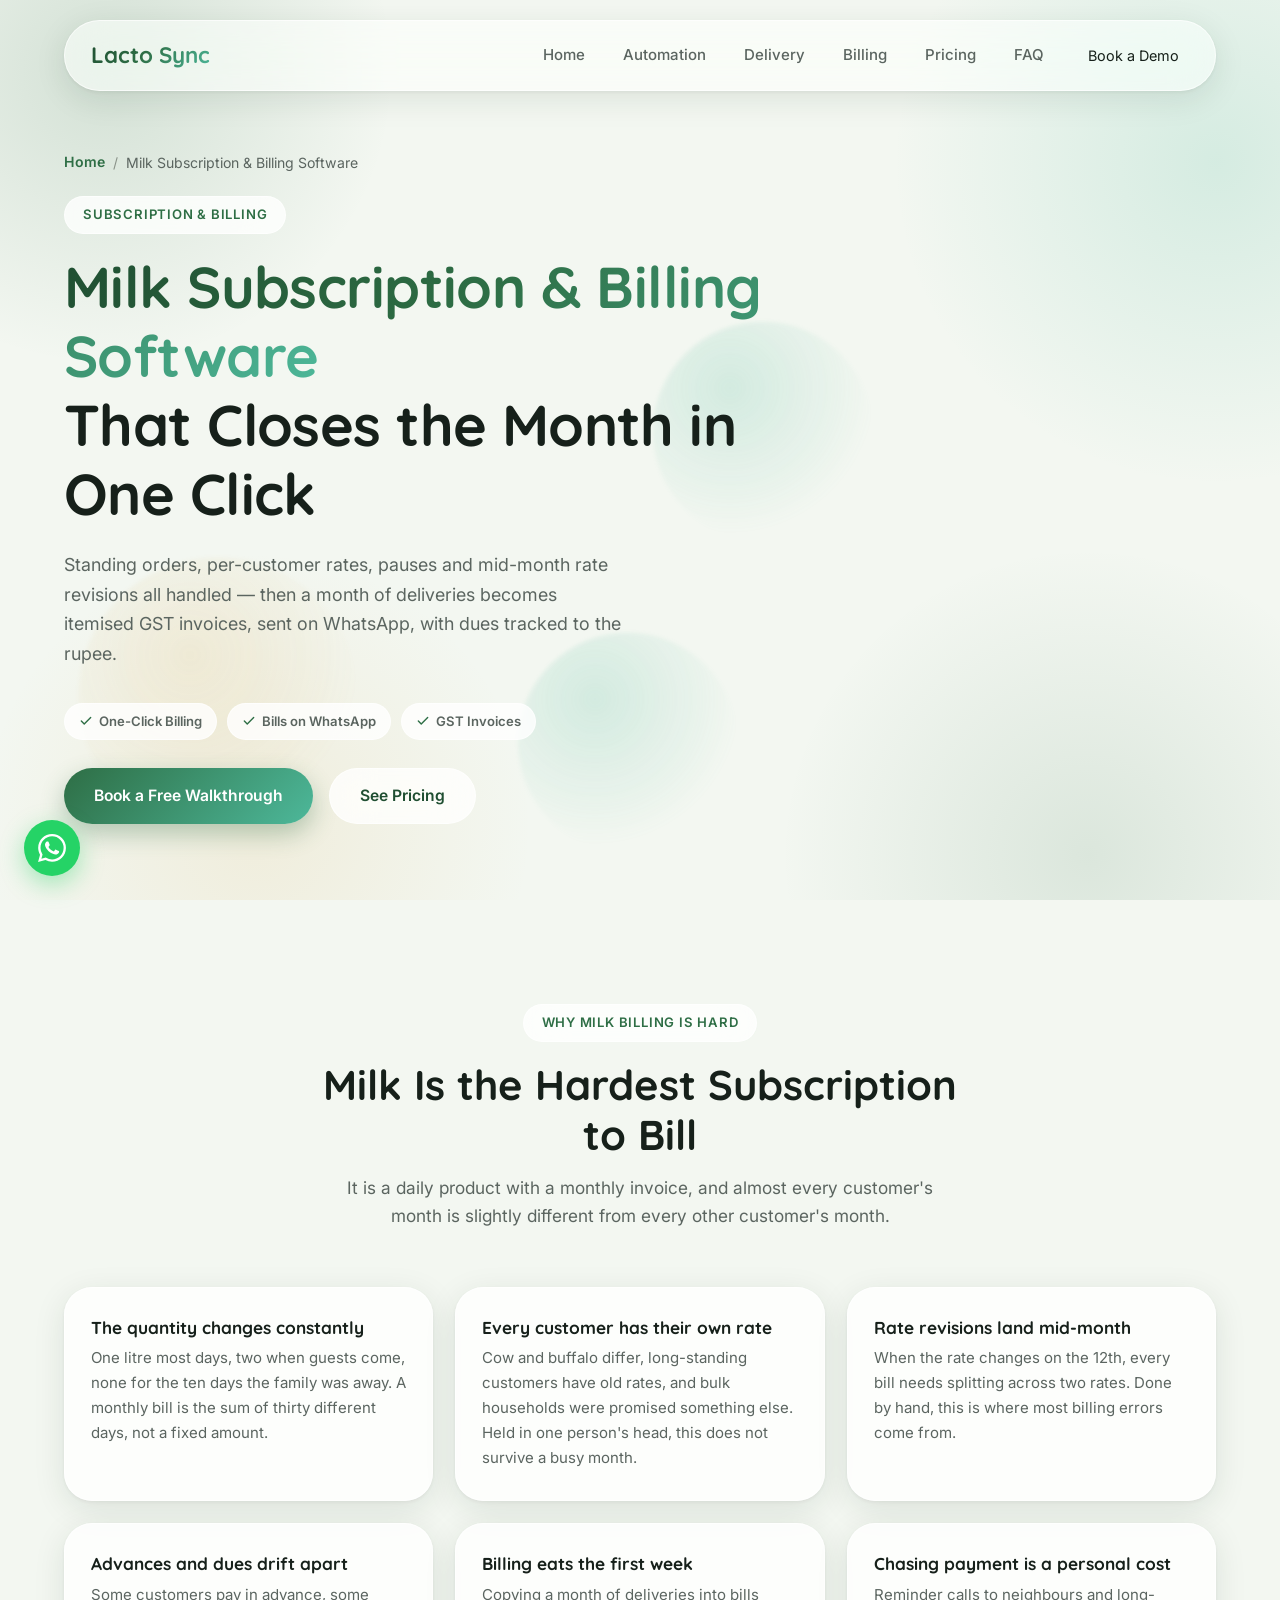
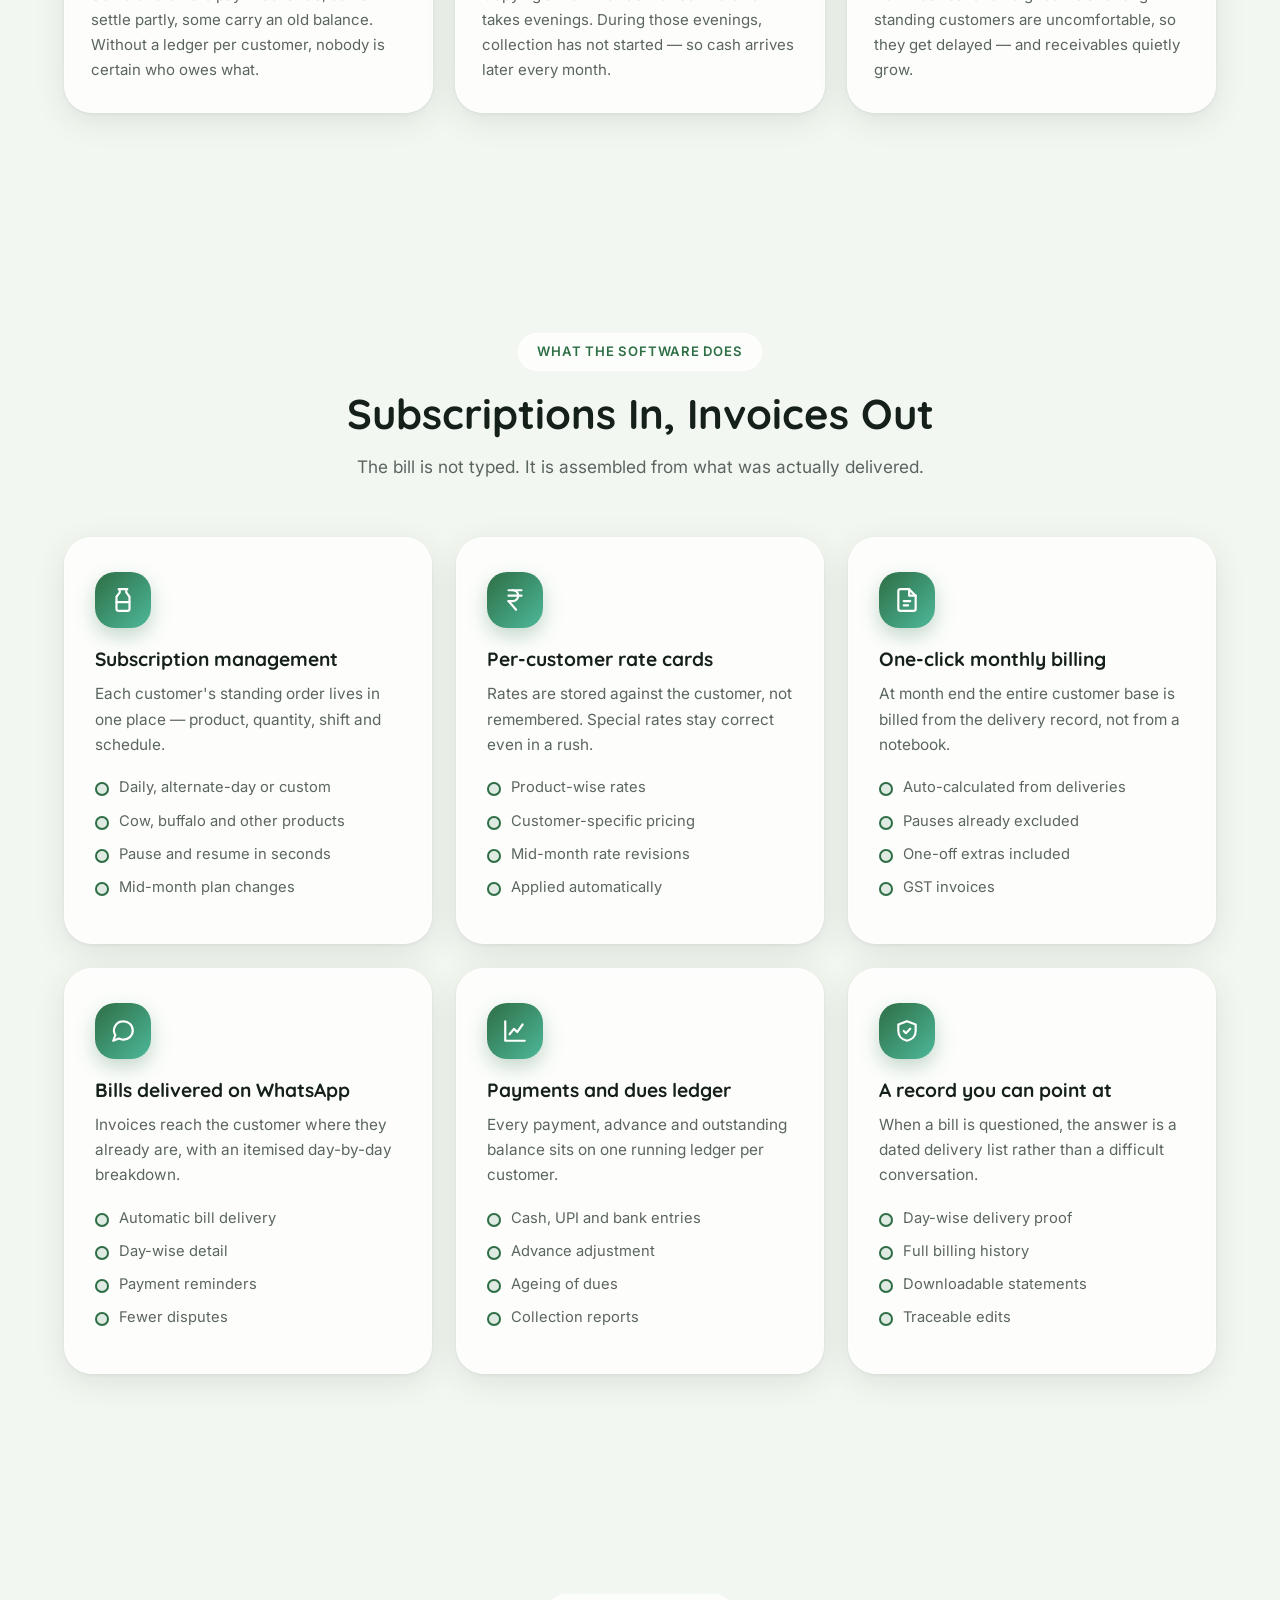
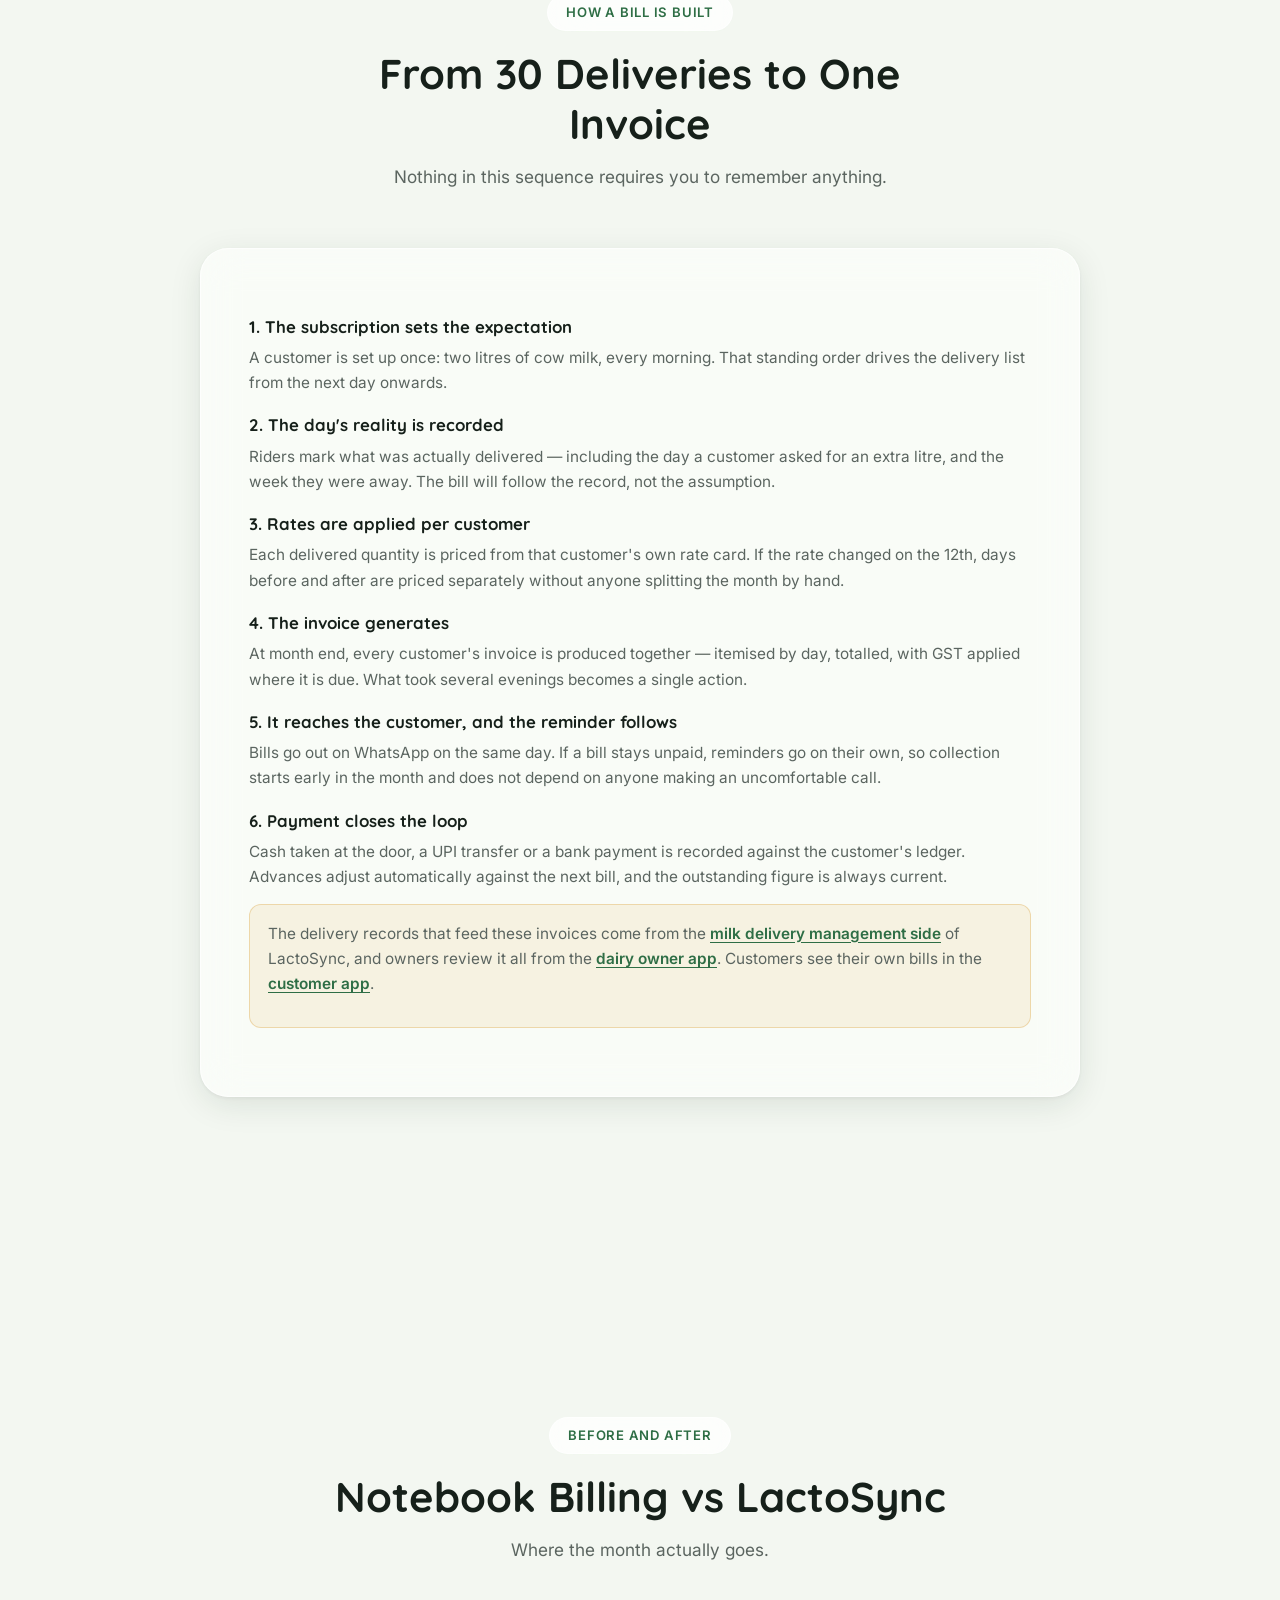
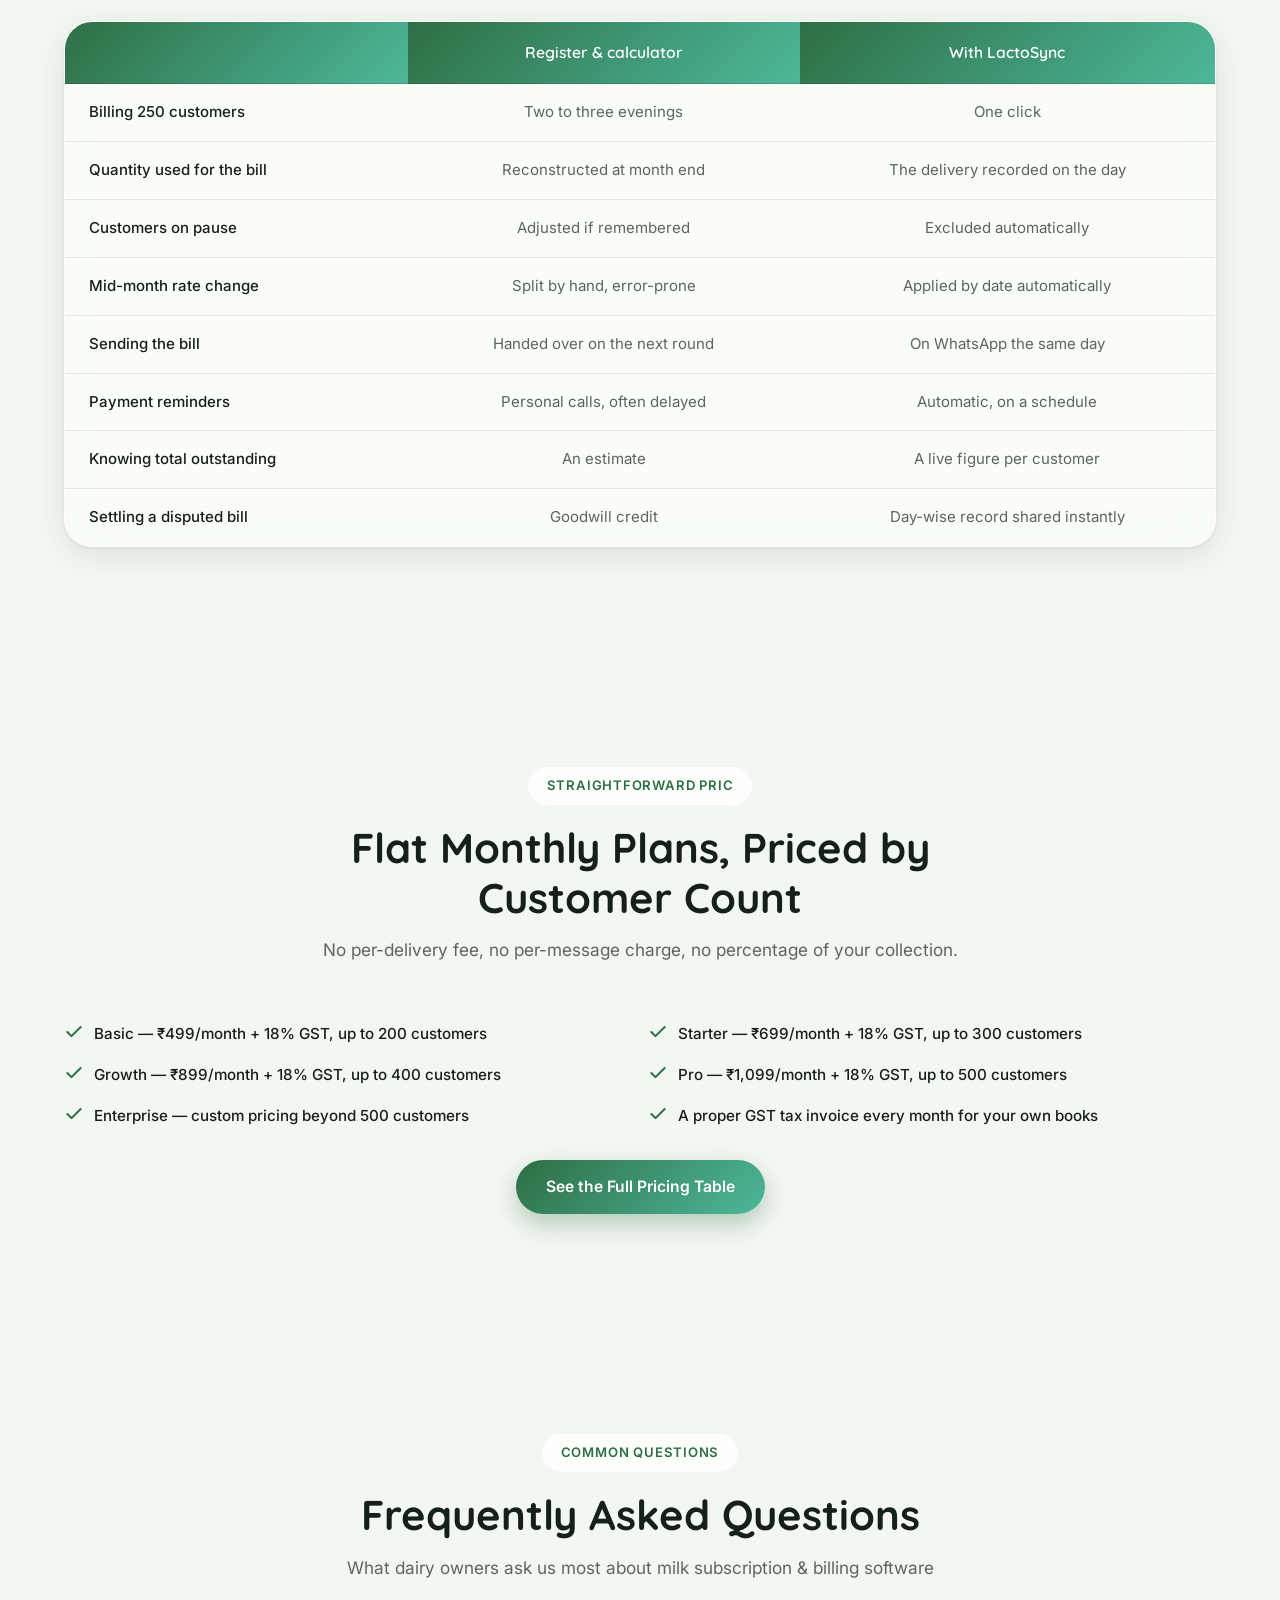
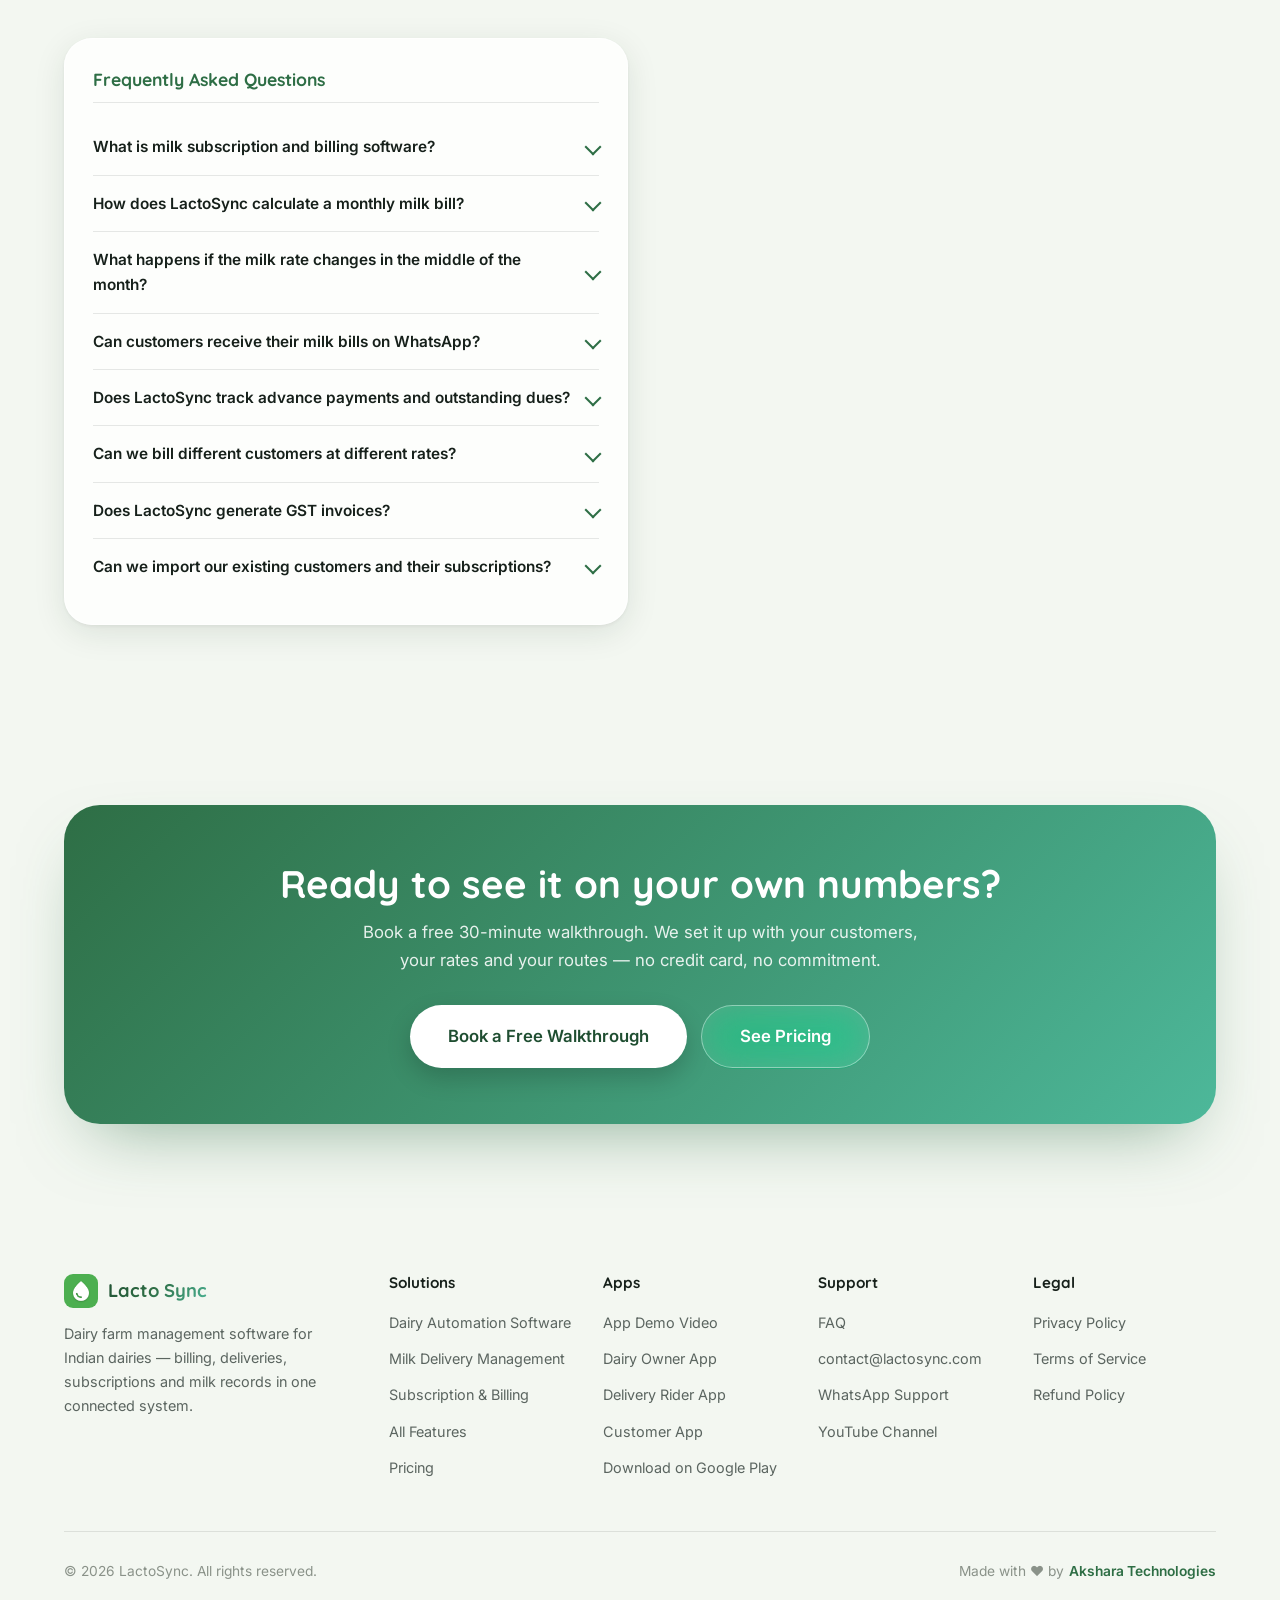
<file: milk-subscription-billing-software.html>
<!DOCTYPE html>
<html lang="en">

<head>
    <meta charset="UTF-8">
    <meta name="viewport" content="width=device-width, initial-scale=1.0">
    <title>Milk Subscription & Billing Software India | LactoSync</title>
    <meta name="description" content="Milk subscription and billing software. Per-customer rates, pauses and mid-month rate changes handled, then one-click GST invoices sent on WhatsApp.">
    <meta name="keywords" content="milk subscription billing software, milk billing software, dairy billing software, milk subscription management software, automatic milk bill generation, milk invoice software India, dairy invoicing software">
    <meta name="robots" content="index, follow, max-snippet:-1, max-image-preview:large, max-video-preview:-1">
    <meta name="theme-color" content="#2E6E45">
    <link rel="canonical" href="https://lactosync.com/milk-subscription-billing-software">

    <meta property="og:type" content="website">
    <meta property="og:site_name" content="LactoSync">
    <meta property="og:locale" content="en_IN">
    <meta property="og:url" content="https://lactosync.com/milk-subscription-billing-software">
    <meta property="og:title" content="Milk Subscription &amp; Billing Software India | LactoSync">
    <meta property="og:description" content="Milk subscription and billing software. Per-customer rates, pauses and mid-month rate changes handled, then one-click GST invoices sent on WhatsApp.">
    <meta property="og:image" content="https://lactosync.com/assets/og/subscription-billing-og.jpg">
    <meta property="og:image:width" content="1200">
    <meta property="og:image:height" content="630">
    <meta property="og:image:alt" content="Milk Subscription & Billing Software — LactoSync">
    <meta name="twitter:card" content="summary_large_image">
    <meta name="twitter:title" content="Milk Subscription &amp; Billing Software India | LactoSync">
    <meta name="twitter:description" content="Milk subscription and billing software. Per-customer rates, pauses and mid-month rate changes handled, then one-click GST invoices sent on WhatsApp.">
    <meta name="twitter:image" content="https://lactosync.com/assets/og/subscription-billing-og.jpg">

    <link rel="icon" type="image/png" href="/assets/logo/favicon.png">
    <link rel="apple-touch-icon" href="/assets/logo/favicon.png">
    <link rel="preconnect" href="https://fonts.googleapis.com">
    <link rel="preconnect" href="https://fonts.gstatic.com" crossorigin>
    <link rel="stylesheet" href="https://fonts.googleapis.com/css2?family=Quicksand:wght@500;600;700&family=Inter:wght@400;500;600;700;800&display=swap">
    <link rel="stylesheet" href="/styles.css?v=20261026">

    <script type="application/ld+json">
{
        "@context": "https://schema.org",
        "@type": "SoftwareApplication",
        "name": "LactoSync Milk Subscription & Billing",
        "applicationCategory": "BusinessApplication",
        "applicationSubCategory": "Dairy Management Software",
        "operatingSystem": "Android 7.0+, Web",
        "description": "Milk subscription and billing software that manages standing daily orders, per-customer rate cards and pauses, then generates itemised monthly GST invoices from actual deliveries and tracks payments and dues.",
        "url": "https://lactosync.com/milk-subscription-billing-software",
        "image": "https://lactosync.com/assets/og/lactosync-og.jpg",
        "inLanguage": "en-IN",
        "featureList": [
                "Daily and custom subscription schedules",
                "Pause and resume with automatic billing exclusion",
                "Per-customer and per-product rate cards",
                "Mid-month rate revision handling",
                "One-click monthly invoicing",
                "GST invoices",
                "Bills and reminders over WhatsApp",
                "Advance, payment and dues ledger"
        ],
        "offers": {
                "@type": "AggregateOffer",
                "priceCurrency": "INR",
                "lowPrice": "499",
                "highPrice": "1099",
                "offerCount": "4",
                "url": "https://lactosync.com/#pricing",
                "availability": "https://schema.org/InStock",
                "eligibleRegion": {
                        "@type": "Country",
                        "name": "India"
                }
        },
        "publisher": {
                "@type": "Organization",
                "name": "Akshara Technologies",
                "url": "https://aksharatech.com"
        },
        "installUrl": "https://play.google.com/store/apps/details?id=com.aksharatech.lactosync",
        "downloadUrl": "https://play.google.com/store/apps/details?id=com.aksharatech.lactosync"
}
    </script>
    <script type="application/ld+json">
{
        "@context": "https://schema.org",
        "@type": "BreadcrumbList",
        "itemListElement": [
                {
                        "@type": "ListItem",
                        "position": 1,
                        "name": "Home",
                        "item": "https://lactosync.com/"
                },
                {
                        "@type": "ListItem",
                        "position": 2,
                        "name": "Milk Subscription & Billing Software",
                        "item": "https://lactosync.com/milk-subscription-billing-software"
                }
        ]
}
    </script>
    <script type="application/ld+json">
{
        "@context": "https://schema.org",
        "@type": "FAQPage",
        "mainEntity": [
                {
                        "@type": "Question",
                        "name": "What is milk subscription and billing software?",
                        "acceptedAnswer": {
                                "@type": "Answer",
                                "text": "Milk subscription and billing software keeps each customer's standing daily order — product, quantity, shift and schedule — and turns the deliveries actually made against that order into a monthly invoice. It handles pauses, one-off quantity changes, per-customer rates and mid-month rate revisions automatically, then sends the bill to the customer and tracks the payment against their ledger."
                        }
                },
                {
                        "@type": "Question",
                        "name": "How does LactoSync calculate a monthly milk bill?",
                        "acceptedAnswer": {
                                "@type": "Answer",
                                "text": "The bill is built from the delivery record, not from the subscription alone. Every delivery marked by a rider is priced using that customer's own rate card for that date, days on pause are excluded, and one-off extras are included. The result is an itemised, day-wise invoice, with GST applied where it is due."
                        }
                },
                {
                        "@type": "Question",
                        "name": "What happens if the milk rate changes in the middle of the month?",
                        "acceptedAnswer": {
                                "@type": "Answer",
                                "text": "You enter the new rate with the date it takes effect. Deliveries before that date are priced at the old rate and deliveries after it at the new one, on every affected customer's bill, without anyone splitting the month by hand. This is the single most common source of manual billing errors, and it disappears."
                        }
                },
                {
                        "@type": "Question",
                        "name": "Can customers receive their milk bills on WhatsApp?",
                        "acceptedAnswer": {
                                "@type": "Answer",
                                "text": "Yes. Bills are sent to customers over WhatsApp on paid plans, with the day-by-day breakdown included, and automated payment reminders follow if a bill stays unpaid. Customers can also open their current bill, delivery calendar and payment history any time in the LactoSync customer app."
                        }
                },
                {
                        "@type": "Question",
                        "name": "Does LactoSync track advance payments and outstanding dues?",
                        "acceptedAnswer": {
                                "@type": "Answer",
                                "text": "Yes. Each customer has a running ledger covering cash, UPI and bank payments. Advances are adjusted automatically against the next bill, partial payments leave the correct balance outstanding, and you can see total receivables and how long each amount has been pending at any time."
                        }
                },
                {
                        "@type": "Question",
                        "name": "Can we bill different customers at different rates?",
                        "acceptedAnswer": {
                                "@type": "Answer",
                                "text": "Yes. Rates are stored per customer and per product, so old customers on legacy rates, bulk households and cow-versus-buffalo pricing are all handled correctly without anyone having to remember who pays what."
                        }
                },
                {
                        "@type": "Question",
                        "name": "Does LactoSync generate GST invoices?",
                        "acceptedAnswer": {
                                "@type": "Answer",
                                "text": "Yes, GST is applied on invoices where it is due, and LactoSync's own subscription is billed to you with a proper GST tax invoice each month. Plan prices shown on the site exclude GST; 18% GST is added at billing."
                        }
                },
                {
                        "@type": "Question",
                        "name": "Can we import our existing customers and their subscriptions?",
                        "acceptedAnswer": {
                                "@type": "Answer",
                                "text": "Yes. During the guided setup we import your existing customer list with their quantities and rates rather than making you type them in, so you are not starting from an empty screen."
                        }
                }
        ]
}
    </script>
</head>

<body>
    <div class="floating-elements">
        <div class="float-element milk-drop"></div>
        <div class="float-element milk-drop"></div>
        <div class="float-element cow-icon"></div>
    </div>
    <div class="cursor-follower"></div>

    <nav class="navbar">
        <div class="container">
            <div class="nav-content">
                <div class="logo"><a href="/"><span class="logo-text">Lacto Sync</span></a></div>
                <ul class="nav-links">
                    <li><a href="/">Home</a></li>
                    <li><a href="/dairy-automation-software">Automation</a></li>
                    <li><a href="/milk-delivery-management-software">Delivery</a></li>
                    <li><a href="/milk-subscription-billing-software" class="active">Billing</a></li>
                    <li><a href="/#pricing">Pricing</a></li>
                    <li><a href="/#faq">FAQ</a></li>
                    <li><a href="#" class="btn-nav schedule-demo-btn">Book a Demo</a></li>
                </ul>
                <div class="mobile-menu-btn"><span></span><span></span><span></span></div>
            </div>
        </div>
    </nav>

    <!-- Hero -->
    <section id="home" class="app-hero">
        <div class="container">
            <nav class="breadcrumb-nav" aria-label="Breadcrumb">
                <a href="/">Home</a> <span aria-hidden="true">/</span> <span>Milk Subscription & Billing Software</span>
            </nav>
            <div class="app-hero-content hero-solo">
                <div class="hero-text">
                    <span class="section-tag">Subscription &amp; Billing</span>
                    <h1 class="hero-title">
                        <span class="gradient-text">Milk Subscription &amp; Billing Software</span>
                        <br>That Closes the Month in One Click
                    </h1>
                    <p class="hero-description">Standing orders, per-customer rates, pauses and mid-month rate revisions all handled — then a month of deliveries becomes itemised GST invoices, sent on WhatsApp, with dues tracked to the rupee.</p>
                    <div class="app-hero-badges">
                        <span><svg viewBox="0 0 24 24" fill="none" stroke="currentColor" stroke-width="2.4" stroke-linecap="round" stroke-linejoin="round"><path d="M20 6 9 17l-5-5"/></svg> One-Click Billing</span>
                        <span><svg viewBox="0 0 24 24" fill="none" stroke="currentColor" stroke-width="2.4" stroke-linecap="round" stroke-linejoin="round"><path d="M20 6 9 17l-5-5"/></svg> Bills on WhatsApp</span>
                        <span><svg viewBox="0 0 24 24" fill="none" stroke="currentColor" stroke-width="2.4" stroke-linecap="round" stroke-linejoin="round"><path d="M20 6 9 17l-5-5"/></svg> GST Invoices</span>
                    </div>
                    <div class="hero-buttons">
                        <a href="#" class="btn btn-primary schedule-demo-btn">Book a Free Walkthrough</a>
                        <a href="/#pricing" class="btn btn-secondary">See Pricing</a>
                    </div>
                </div>
            </div>
        </div>
    </section>

    <!-- Problem -->
    <section class="problem-section">
        <div class="container">
            <div class="section-header">
                <span class="section-tag">Why Milk Billing Is Hard</span>
                <h2>Milk Is the Hardest Subscription to Bill</h2>
                <p>It is a daily product with a monthly invoice, and almost every customer's month is
                    slightly different from every other customer's month.</p>
            </div>
            <div class="benefits-grid">
                <div class="benefit-card">
                    <h3>The quantity changes constantly</h3>
                    <p>One litre most days, two when guests come, none for the ten days the family was
                        away. A monthly bill is the sum of thirty different days, not a fixed amount.</p>
                </div>
                <div class="benefit-card">
                    <h3>Every customer has their own rate</h3>
                    <p>Cow and buffalo differ, long-standing customers have old rates, and bulk
                        households were promised something else. Held in one person's head, this does
                        not survive a busy month.</p>
                </div>
                <div class="benefit-card">
                    <h3>Rate revisions land mid-month</h3>
                    <p>When the rate changes on the 12th, every bill needs splitting across two rates.
                        Done by hand, this is where most billing errors come from.</p>
                </div>
                <div class="benefit-card">
                    <h3>Advances and dues drift apart</h3>
                    <p>Some customers pay in advance, some settle partly, some carry an old balance.
                        Without a ledger per customer, nobody is certain who owes what.</p>
                </div>
                <div class="benefit-card">
                    <h3>Billing eats the first week</h3>
                    <p>Copying a month of deliveries into bills takes evenings. During those evenings,
                        collection has not started &mdash; so cash arrives later every month.</p>
                </div>
                <div class="benefit-card">
                    <h3>Chasing payment is a personal cost</h3>
                    <p>Reminder calls to neighbours and long-standing customers are uncomfortable, so
                        they get delayed &mdash; and receivables quietly grow.</p>
                </div>
            </div>
        </div>
    </section>

    <!-- Features -->
    <section id="features" class="features-section">
        <div class="container">
            <div class="section-header">
                <span class="section-tag">What the Software Does</span>
                <h2>Subscriptions In, Invoices Out</h2>
                <p>The bill is not typed. It is assembled from what was actually delivered.</p>
            </div>
            <div class="features-grid">
                <div class="feature-card">
                    <div class="feature-icon"><svg viewBox="0 0 24 24" fill="none" stroke="currentColor" stroke-width="2" stroke-linecap="round" stroke-linejoin="round"><path d="M8 2h8"/><path d="M9 2v3L6 9v11a2 2 0 0 0 2 2h8a2 2 0 0 0 2-2V9l-3-4V2"/><path d="M6 14h12"/></svg></div>
                    <h3>Subscription management</h3>
                    <p>Each customer's standing order lives in one place &mdash; product, quantity, shift and schedule.</p>
                    <ul class="feature-list"><li>Daily, alternate-day or custom</li><li>Cow, buffalo and other products</li><li>Pause and resume in seconds</li><li>Mid-month plan changes</li></ul>
                </div>

                <div class="feature-card">
                    <div class="feature-icon"><svg viewBox="0 0 24 24" fill="none" stroke="currentColor" stroke-width="2" stroke-linecap="round" stroke-linejoin="round"><path d="M6 3h12"/><path d="M6 8h12"/><path d="M6 13h4a5 5 0 0 0 0-10"/><path d="M6 13l7 8"/></svg></div>
                    <h3>Per-customer rate cards</h3>
                    <p>Rates are stored against the customer, not remembered. Special rates stay correct even in a rush.</p>
                    <ul class="feature-list"><li>Product-wise rates</li><li>Customer-specific pricing</li><li>Mid-month rate revisions</li><li>Applied automatically</li></ul>
                </div>

                <div class="feature-card">
                    <div class="feature-icon"><svg viewBox="0 0 24 24" fill="none" stroke="currentColor" stroke-width="2" stroke-linecap="round" stroke-linejoin="round"><path d="M14 2H6a2 2 0 0 0-2 2v16a2 2 0 0 0 2 2h12a2 2 0 0 0 2-2V8z"/><path d="M14 2v6h6"/><path d="M9 13h6"/><path d="M9 17h4"/></svg></div>
                    <h3>One-click monthly billing</h3>
                    <p>At month end the entire customer base is billed from the delivery record, not from a notebook.</p>
                    <ul class="feature-list"><li>Auto-calculated from deliveries</li><li>Pauses already excluded</li><li>One-off extras included</li><li>GST invoices</li></ul>
                </div>

                <div class="feature-card">
                    <div class="feature-icon"><svg viewBox="0 0 24 24" fill="none" stroke="currentColor" stroke-width="2" stroke-linecap="round" stroke-linejoin="round"><path d="M21 11.5a8.4 8.4 0 0 1-9 8.4 8.5 8.5 0 0 1-3.8-.9L3 21l1.9-5.2A8.4 8.4 0 0 1 12 3.1a8.4 8.4 0 0 1 9 8.4z"/></svg></div>
                    <h3>Bills delivered on WhatsApp</h3>
                    <p>Invoices reach the customer where they already are, with an itemised day-by-day breakdown.</p>
                    <ul class="feature-list"><li>Automatic bill delivery</li><li>Day-wise detail</li><li>Payment reminders</li><li>Fewer disputes</li></ul>
                </div>

                <div class="feature-card">
                    <div class="feature-icon"><svg viewBox="0 0 24 24" fill="none" stroke="currentColor" stroke-width="2" stroke-linecap="round" stroke-linejoin="round"><path d="M3 3v18h18"/><path d="M7 15l4-5 3 3 5-7"/></svg></div>
                    <h3>Payments and dues ledger</h3>
                    <p>Every payment, advance and outstanding balance sits on one running ledger per customer.</p>
                    <ul class="feature-list"><li>Cash, UPI and bank entries</li><li>Advance adjustment</li><li>Ageing of dues</li><li>Collection reports</li></ul>
                </div>

                <div class="feature-card">
                    <div class="feature-icon"><svg viewBox="0 0 24 24" fill="none" stroke="currentColor" stroke-width="2" stroke-linecap="round" stroke-linejoin="round"><path d="M12 3l8 3v6c0 4.5-3.2 8-8 9-4.8-1-8-4.5-8-9V6z"/><path d="M9 12l2 2 4-4"/></svg></div>
                    <h3>A record you can point at</h3>
                    <p>When a bill is questioned, the answer is a dated delivery list rather than a difficult conversation.</p>
                    <ul class="feature-list"><li>Day-wise delivery proof</li><li>Full billing history</li><li>Downloadable statements</li><li>Traceable edits</li></ul>
                </div>
            </div>
        </div>
    </section>

    <!-- How billing works -->
    <section class="solution-section">
        <div class="container">
            <div class="section-header">
                <span class="section-tag">How a Bill Is Built</span>
                <h2>From 30 Deliveries to One Invoice</h2>
                <p>Nothing in this sequence requires you to remember anything.</p>
            </div>
            <div class="legal-body">
                <div class="legal-card">
                    <h3>1. The subscription sets the expectation</h3>
                    <p>A customer is set up once: two litres of cow milk, every morning. That standing
                        order drives the delivery list from the next day onwards.</p>

                    <h3>2. The day's reality is recorded</h3>
                    <p>Riders mark what was actually delivered &mdash; including the day a customer asked
                        for an extra litre, and the week they were away. The bill will follow the
                        record, not the assumption.</p>

                    <h3>3. Rates are applied per customer</h3>
                    <p>Each delivered quantity is priced from that customer's own rate card. If the rate
                        changed on the 12th, days before and after are priced separately without anyone
                        splitting the month by hand.</p>

                    <h3>4. The invoice generates</h3>
                    <p>At month end, every customer's invoice is produced together &mdash; itemised by
                        day, totalled, with GST applied where it is due. What took several evenings
                        becomes a single action.</p>

                    <h3>5. It reaches the customer, and the reminder follows</h3>
                    <p>Bills go out on WhatsApp on the same day. If a bill stays unpaid, reminders go on
                        their own, so collection starts early in the month and does not depend on
                        anyone making an uncomfortable call.</p>

                    <h3>6. Payment closes the loop</h3>
                    <p>Cash taken at the door, a UPI transfer or a bank payment is recorded against the
                        customer's ledger. Advances adjust automatically against the next bill, and the
                        outstanding figure is always current.</p>

                    <div class="legal-callout">
                        <p>The delivery records that feed these invoices come from the
                            <a href="/milk-delivery-management-software">milk delivery management side</a>
                            of LactoSync, and owners review it all from the
                            <a href="/dairy-owner-app">dairy owner app</a>. Customers see their own
                            bills in the <a href="/customer-app">customer app</a>.</p>
                    </div>
                </div>
            </div>
        </div>
    </section>

    <!-- Comparison -->
    <section class="roi-section">
        <div class="container">
            <div class="section-header">
                <span class="section-tag">Before and After</span>
                <h2>Notebook Billing vs LactoSync</h2>
                <p>Where the month actually goes.</p>
            </div>
            <div class="comparison-table">
                <table>
                    <thead><tr><th></th><th>Register &amp; calculator</th><th>With LactoSync</th></tr></thead>
                    <tbody>
                        <tr><td>Billing 250 customers</td><td>Two to three evenings</td><td>One click</td></tr>
                        <tr><td>Quantity used for the bill</td><td>Reconstructed at month end</td><td>The delivery recorded on the day</td></tr>
                        <tr><td>Customers on pause</td><td>Adjusted if remembered</td><td>Excluded automatically</td></tr>
                        <tr><td>Mid-month rate change</td><td>Split by hand, error-prone</td><td>Applied by date automatically</td></tr>
                        <tr><td>Sending the bill</td><td>Handed over on the next round</td><td>On WhatsApp the same day</td></tr>
                        <tr><td>Payment reminders</td><td>Personal calls, often delayed</td><td>Automatic, on a schedule</td></tr>
                        <tr><td>Knowing total outstanding</td><td>An estimate</td><td>A live figure per customer</td></tr>
                        <tr><td>Settling a disputed bill</td><td>Goodwill credit</td><td>Day-wise record shared instantly</td></tr>
                    </tbody>
                </table>
            </div>
        </div>
    </section>

    <!-- Pricing pointer -->
    <section class="problem-section">
        <div class="container">
            <div class="section-header">
                <span class="section-tag">Straightforward Pricing</span>
                <h2>Flat Monthly Plans, Priced by Customer Count</h2>
                <p>No per-delivery fee, no per-message charge, no percentage of your collection.</p>
            </div>
            <ul class="app-feature-list">
                <li><svg viewBox="0 0 24 24" fill="none" stroke="currentColor" stroke-width="2.4" stroke-linecap="round" stroke-linejoin="round"><path d="M20 6 9 17l-5-5"/></svg> Basic &mdash; &#8377;499/month + 18% GST, up to 200 customers</li>
                <li><svg viewBox="0 0 24 24" fill="none" stroke="currentColor" stroke-width="2.4" stroke-linecap="round" stroke-linejoin="round"><path d="M20 6 9 17l-5-5"/></svg> Starter &mdash; &#8377;699/month + 18% GST, up to 300 customers</li>
                <li><svg viewBox="0 0 24 24" fill="none" stroke="currentColor" stroke-width="2.4" stroke-linecap="round" stroke-linejoin="round"><path d="M20 6 9 17l-5-5"/></svg> Growth &mdash; &#8377;899/month + 18% GST, up to 400 customers</li>
                <li><svg viewBox="0 0 24 24" fill="none" stroke="currentColor" stroke-width="2.4" stroke-linecap="round" stroke-linejoin="round"><path d="M20 6 9 17l-5-5"/></svg> Pro &mdash; &#8377;1,099/month + 18% GST, up to 500 customers</li>
                <li><svg viewBox="0 0 24 24" fill="none" stroke="currentColor" stroke-width="2.4" stroke-linecap="round" stroke-linejoin="round"><path d="M20 6 9 17l-5-5"/></svg> Enterprise &mdash; custom pricing beyond 500 customers</li>
                <li><svg viewBox="0 0 24 24" fill="none" stroke="currentColor" stroke-width="2.4" stroke-linecap="round" stroke-linejoin="round"><path d="M20 6 9 17l-5-5"/></svg> A proper GST tax invoice every month for your own books</li>
            </ul>
            <div style="text-align:center;">
                <a href="/#pricing" class="btn btn-primary">See the Full Pricing Table</a>
            </div>
        </div>
    </section>

    <section id="faq" class="faq-section">
        <div class="container">
            <div class="section-header">
                <span class="section-tag">Common Questions</span>
                <h2>Frequently Asked Questions</h2>
                <p>What dairy owners ask us most about milk subscription & billing software</p>
            </div>
            <div class="faq-grid">
                <div class="faq-category">
                    <h3>Frequently Asked Questions</h3>
                    <div class="faq-item">
                        <div class="faq-question">What is milk subscription and billing software?</div>
                        <div class="faq-answer">Milk subscription and billing software keeps each customer's standing daily order — product, quantity, shift and schedule — and turns the deliveries actually made against that order into a monthly invoice. It handles pauses, one-off quantity changes, per-customer rates and mid-month rate revisions automatically, then sends the bill to the customer and tracks the payment against their ledger.</div>
                    </div>
                    <div class="faq-item">
                        <div class="faq-question">How does LactoSync calculate a monthly milk bill?</div>
                        <div class="faq-answer">The bill is built from the delivery record, not from the subscription alone. Every delivery marked by a rider is priced using that customer's own rate card for that date, days on pause are excluded, and one-off extras are included. The result is an itemised, day-wise invoice, with GST applied where it is due.</div>
                    </div>
                    <div class="faq-item">
                        <div class="faq-question">What happens if the milk rate changes in the middle of the month?</div>
                        <div class="faq-answer">You enter the new rate with the date it takes effect. Deliveries before that date are priced at the old rate and deliveries after it at the new one, on every affected customer's bill, without anyone splitting the month by hand. This is the single most common source of manual billing errors, and it disappears.</div>
                    </div>
                    <div class="faq-item">
                        <div class="faq-question">Can customers receive their milk bills on WhatsApp?</div>
                        <div class="faq-answer">Yes. Bills are sent to customers over WhatsApp on paid plans, with the day-by-day breakdown included, and automated payment reminders follow if a bill stays unpaid. Customers can also open their current bill, delivery calendar and payment history any time in the LactoSync customer app.</div>
                    </div>
                    <div class="faq-item">
                        <div class="faq-question">Does LactoSync track advance payments and outstanding dues?</div>
                        <div class="faq-answer">Yes. Each customer has a running ledger covering cash, UPI and bank payments. Advances are adjusted automatically against the next bill, partial payments leave the correct balance outstanding, and you can see total receivables and how long each amount has been pending at any time.</div>
                    </div>
                    <div class="faq-item">
                        <div class="faq-question">Can we bill different customers at different rates?</div>
                        <div class="faq-answer">Yes. Rates are stored per customer and per product, so old customers on legacy rates, bulk households and cow-versus-buffalo pricing are all handled correctly without anyone having to remember who pays what.</div>
                    </div>
                    <div class="faq-item">
                        <div class="faq-question">Does LactoSync generate GST invoices?</div>
                        <div class="faq-answer">Yes, GST is applied on invoices where it is due, and LactoSync's own subscription is billed to you with a proper GST tax invoice each month. Plan prices shown on the site exclude GST; 18% GST is added at billing.</div>
                    </div>
                    <div class="faq-item">
                        <div class="faq-question">Can we import our existing customers and their subscriptions?</div>
                        <div class="faq-answer">Yes. During the guided setup we import your existing customer list with their quantities and rates rather than making you type them in, so you are not starting from an empty screen.</div>
                    </div>
                </div>
            </div>
        </div>
    </section>

    <section class="final-cta-section">
        <div class="container">
            <div class="final-cta-banner">
                <h2>Ready to see it on your own numbers?</h2>
                <p>Book a free 30-minute walkthrough. We set it up with your customers, your rates and your routes &mdash; no credit card, no commitment.</p>
                <div class="final-cta-buttons">
                    <a href="#" class="btn btn-primary btn-large schedule-demo-btn">Book a Free Walkthrough</a>
                    <a href="/#pricing" class="btn btn-secondary btn-large">See Pricing</a>
                </div>
            </div>
        </div>
    </section>

    <footer class="footer">
        <div class="container">
            <div class="footer-content">
                <div class="footer-section">
                    <div class="footer-logo">
                        <img src="/assets/logo/favicon.png" alt="LactoSync logo" class="logo-icon" width="34" height="34" loading="lazy">
                        <span class="logo-text" style="font-size:1.15rem;">Lacto Sync</span>
                    </div>
                    <p>Dairy farm management software for Indian dairies — billing, deliveries,
                        subscriptions and milk records in one connected system.</p>
                </div>
                <div class="footer-section">
                    <h4>Solutions</h4>
                    <ul>
                        <li><a href="/dairy-automation-software">Dairy Automation Software</a></li>
                        <li><a href="/milk-delivery-management-software">Milk Delivery Management</a></li>
                        <li><a href="/milk-subscription-billing-software">Subscription &amp; Billing</a></li>
                        <li><a href="/#features">All Features</a></li>
                        <li><a href="/#pricing">Pricing</a></li>
                    </ul>
                </div>
                <div class="footer-section">
                    <h4>Apps</h4>
                    <ul>
                        <li><a href="/dairy-management-app-demo">App Demo Video</a></li>
                        <li><a href="/dairy-owner-app">Dairy Owner App</a></li>
                        <li><a href="/delivery-app">Delivery Rider App</a></li>
                        <li><a href="/customer-app">Customer App</a></li>
                        <li><a href="https://play.google.com/store/apps/details?id=com.aksharatech.lactosync" target="_blank" rel="noopener">Download on Google Play</a></li>
                    </ul>
                </div>
                <div class="footer-section">
                    <h4>Support</h4>
                    <ul>
                        <li><a href="/#faq">FAQ</a></li>
                        <li><a href="mailto:contact@lactosync.com">contact@lactosync.com</a></li>
                        <li><a href="https://wa.me/919429040899" target="_blank" rel="noopener">WhatsApp Support</a></li>
                        <li><a href="https://www.youtube.com/@LactoSync" target="_blank" rel="noopener">YouTube Channel</a></li>
                    </ul>
                </div>
                <div class="footer-section">
                    <h4>Legal</h4>
                    <ul>
                        <li><a href="/privacy">Privacy Policy</a></li>
                        <li><a href="/terms">Terms of Service</a></li>
                        <li><a href="/refund-policy">Refund Policy</a></li>
                    </ul>
                </div>
            </div>
            <div class="footer-bottom">
                <p>&copy; 2026 LactoSync. All rights reserved.</p>
                <p class="credit">Made with &hearts; by <a href="https://aksharatech.com" target="_blank" rel="noopener">Akshara Technologies</a></p>
            </div>
        </div>
    </footer>

    <!-- Demo Scheduling Modal -->
    <div id="demoModal" class="demo-modal">
        <div class="demo-modal-content">
            <button class="demo-modal-close">&times;</button>
            <div class="demo-modal-header">
                <h2>Schedule Your Free Demo</h2>
                <p>See how LactoSync can transform your dairy business in just 30 minutes</p>
            </div>
            <form id="demoForm" class="demo-form">
                <div class="form-row">
                    <div class="form-group">
                        <label for="fullName">Full Name *</label>
                        <input type="text" id="fullName" name="fullName" required placeholder="Your name" autocomplete="name">
                    </div>
                    <div class="form-group">
                        <label for="phone">Phone Number *</label>
                        <input type="tel" id="phone" name="phone" required placeholder="10-digit mobile number"
                            pattern="[0-9]{10}" inputmode="numeric" autocomplete="tel">
                    </div>
                </div>
                <div class="form-row">
                    <div class="form-group">
                        <label for="email">Email Address *</label>
                        <input type="email" id="email" name="email" required placeholder="you@example.com" autocomplete="email">
                    </div>
                    <div class="form-group">
                        <label for="dairyName">Dairy Farm Name</label>
                        <input type="text" id="dairyName" name="dairyName" placeholder="Optional">
                    </div>
                </div>
                <div class="form-group">
                    <label for="customerCount">Number of Customers</label>
                    <select id="customerCountSelect" name="customerCount">
                        <option value="">Select range</option>
                        <option value="1-200">1-200 customers (Basic)</option>
                        <option value="201-300">201-300 customers (Starter)</option>
                        <option value="301-400">301-400 customers (Growth)</option>
                        <option value="401-500">401-500 customers (Pro)</option>
                        <option value="500+">500+ customers (Enterprise)</option>
                    </select>
                </div>
                <div class="form-group">
                    <label for="message">Anything specific you'd like us to cover? (Optional)</label>
                    <textarea id="message" name="message" rows="2"
                        placeholder="E.g. WhatsApp billing, multi-route delivery, data import..."></textarea>
                </div>
                <div class="form-actions">
                    <button type="submit" class="btn btn-primary btn-large">Schedule Demo</button>
                    <button type="button" class="btn btn-outline btn-large demo-cancel">Cancel</button>
                </div>
                <div class="form-footer">
                    <p><span class="ico-check">&#10003;</span> Free 30-minute demo &nbsp;&nbsp; <span class="ico-check">&#10003;</span> No credit card required &nbsp;&nbsp; <span class="ico-check">&#10003;</span> Instant confirmation</p>
                </div>
            </form>
        </div>
    </div>

    <a href="https://wa.me/919429040899?text=Hi%2C%20I%27d%20like%20to%20know%20more%20about%20LactoSync" target="_blank" rel="noopener" class="whatsapp-fab" aria-label="Chat with us on WhatsApp">
        <svg viewBox="0 0 24 24" fill="currentColor"><path d="M17.472 14.382c-.297-.149-1.758-.867-2.03-.967-.273-.099-.471-.148-.67.15-.197.297-.767.966-.94 1.164-.173.199-.347.223-.644.075-.297-.15-1.255-.463-2.39-1.475-.883-.788-1.48-1.761-1.653-2.059-.173-.297-.018-.458.13-.606.134-.133.298-.347.446-.52.149-.174.198-.298.298-.497.099-.198.05-.371-.025-.52-.075-.149-.669-1.612-.916-2.207-.242-.579-.487-.5-.669-.51-.173-.008-.371-.01-.57-.01-.198 0-.52.074-.792.372-.272.297-1.04 1.016-1.04 2.479 0 1.462 1.065 2.875 1.213 3.074.149.198 2.096 3.2 5.077 4.487.709.306 1.262.489 1.694.625.712.227 1.36.195 1.871.118.571-.085 1.758-.719 2.006-1.413.248-.694.248-1.289.173-1.413-.074-.124-.272-.198-.57-.347m-5.421 7.403h-.004a9.87 9.87 0 01-5.031-1.378l-.361-.214-3.741.982.998-3.648-.235-.374a9.86 9.86 0 01-1.51-5.26c.001-5.45 4.436-9.884 9.888-9.884 2.64 0 5.122 1.03 6.988 2.898a9.825 9.825 0 012.893 6.994c-.003 5.45-4.437 9.884-9.885 9.884m8.413-18.297A11.815 11.815 0 0012.05 0C5.495 0 .16 5.335.157 11.892c0 2.096.547 4.142 1.588 5.945L.057 24l6.305-1.654a11.882 11.882 0 005.683 1.448h.005c6.554 0 11.89-5.335 11.893-11.893a11.821 11.821 0 00-3.48-8.413Z"/></svg>
    </a>

    <script src="/script.js?v=20260918" defer></script>
</body>

</html>
</file>
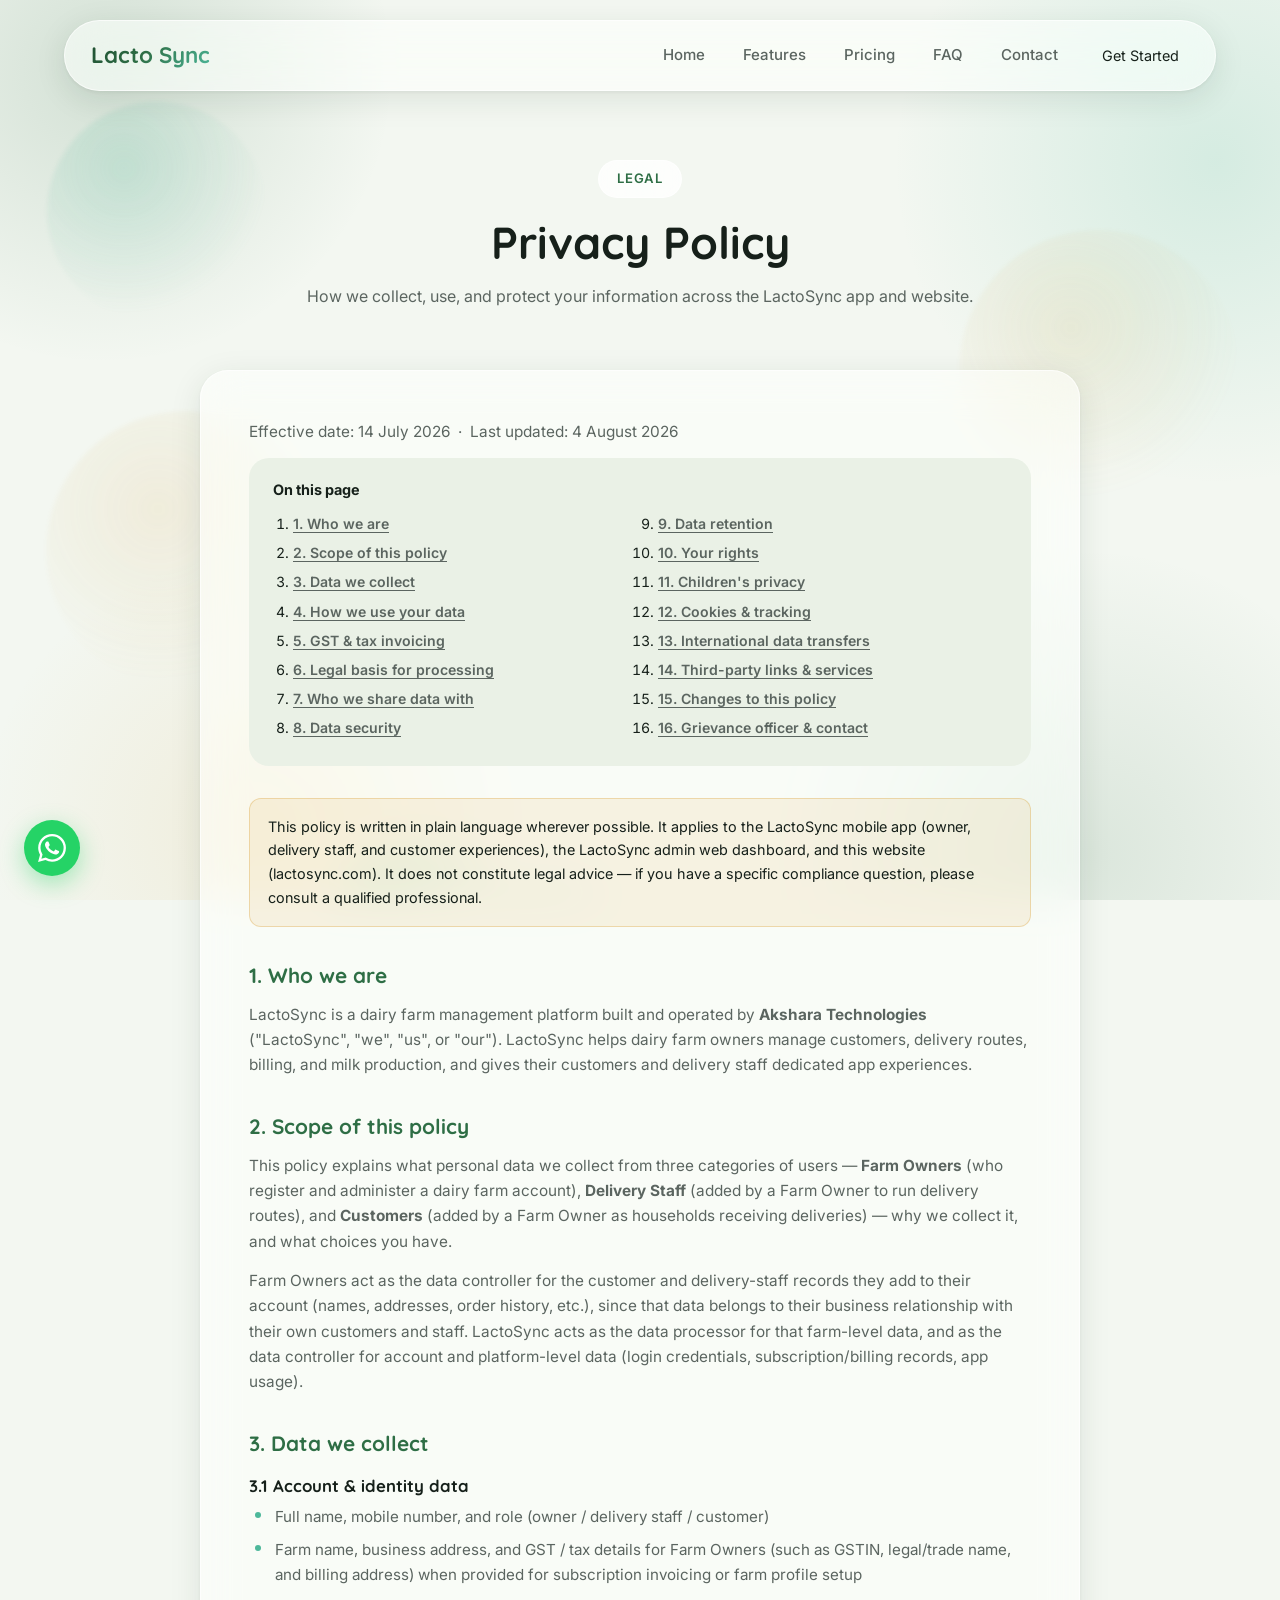
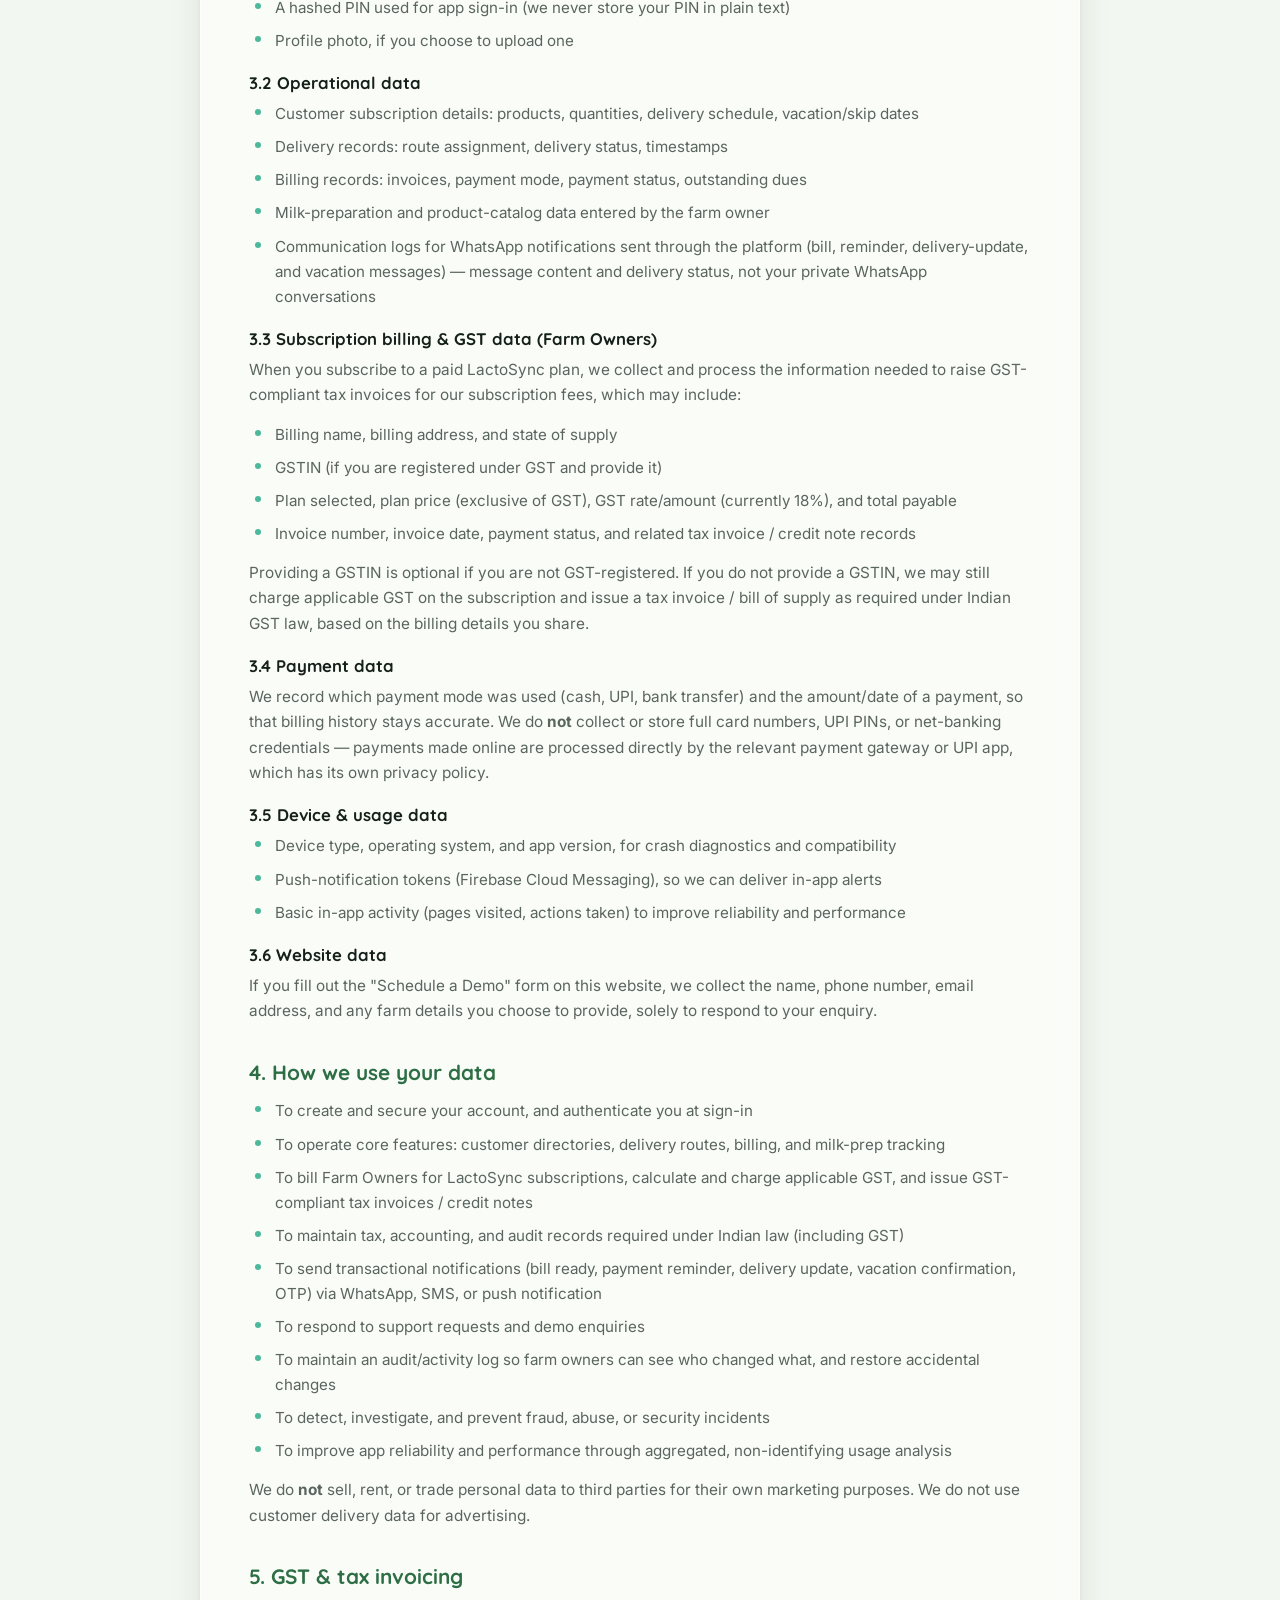
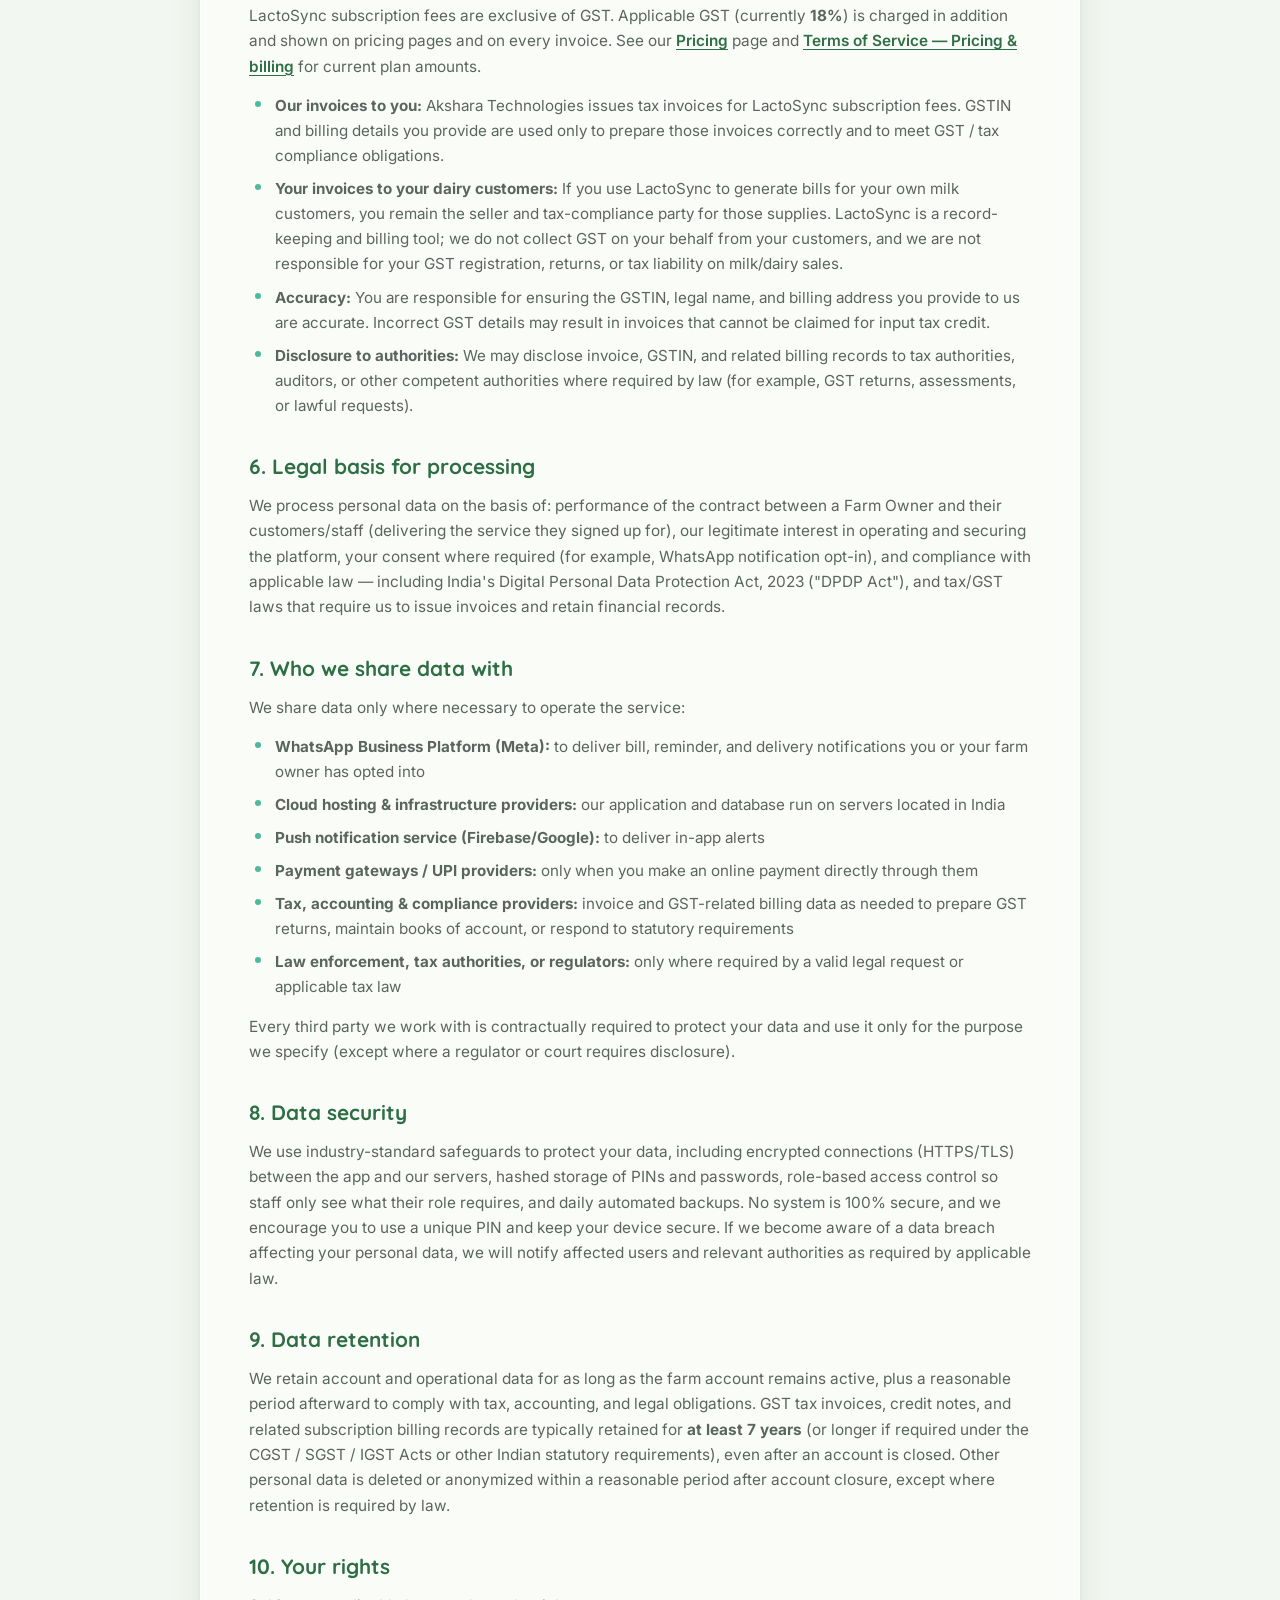
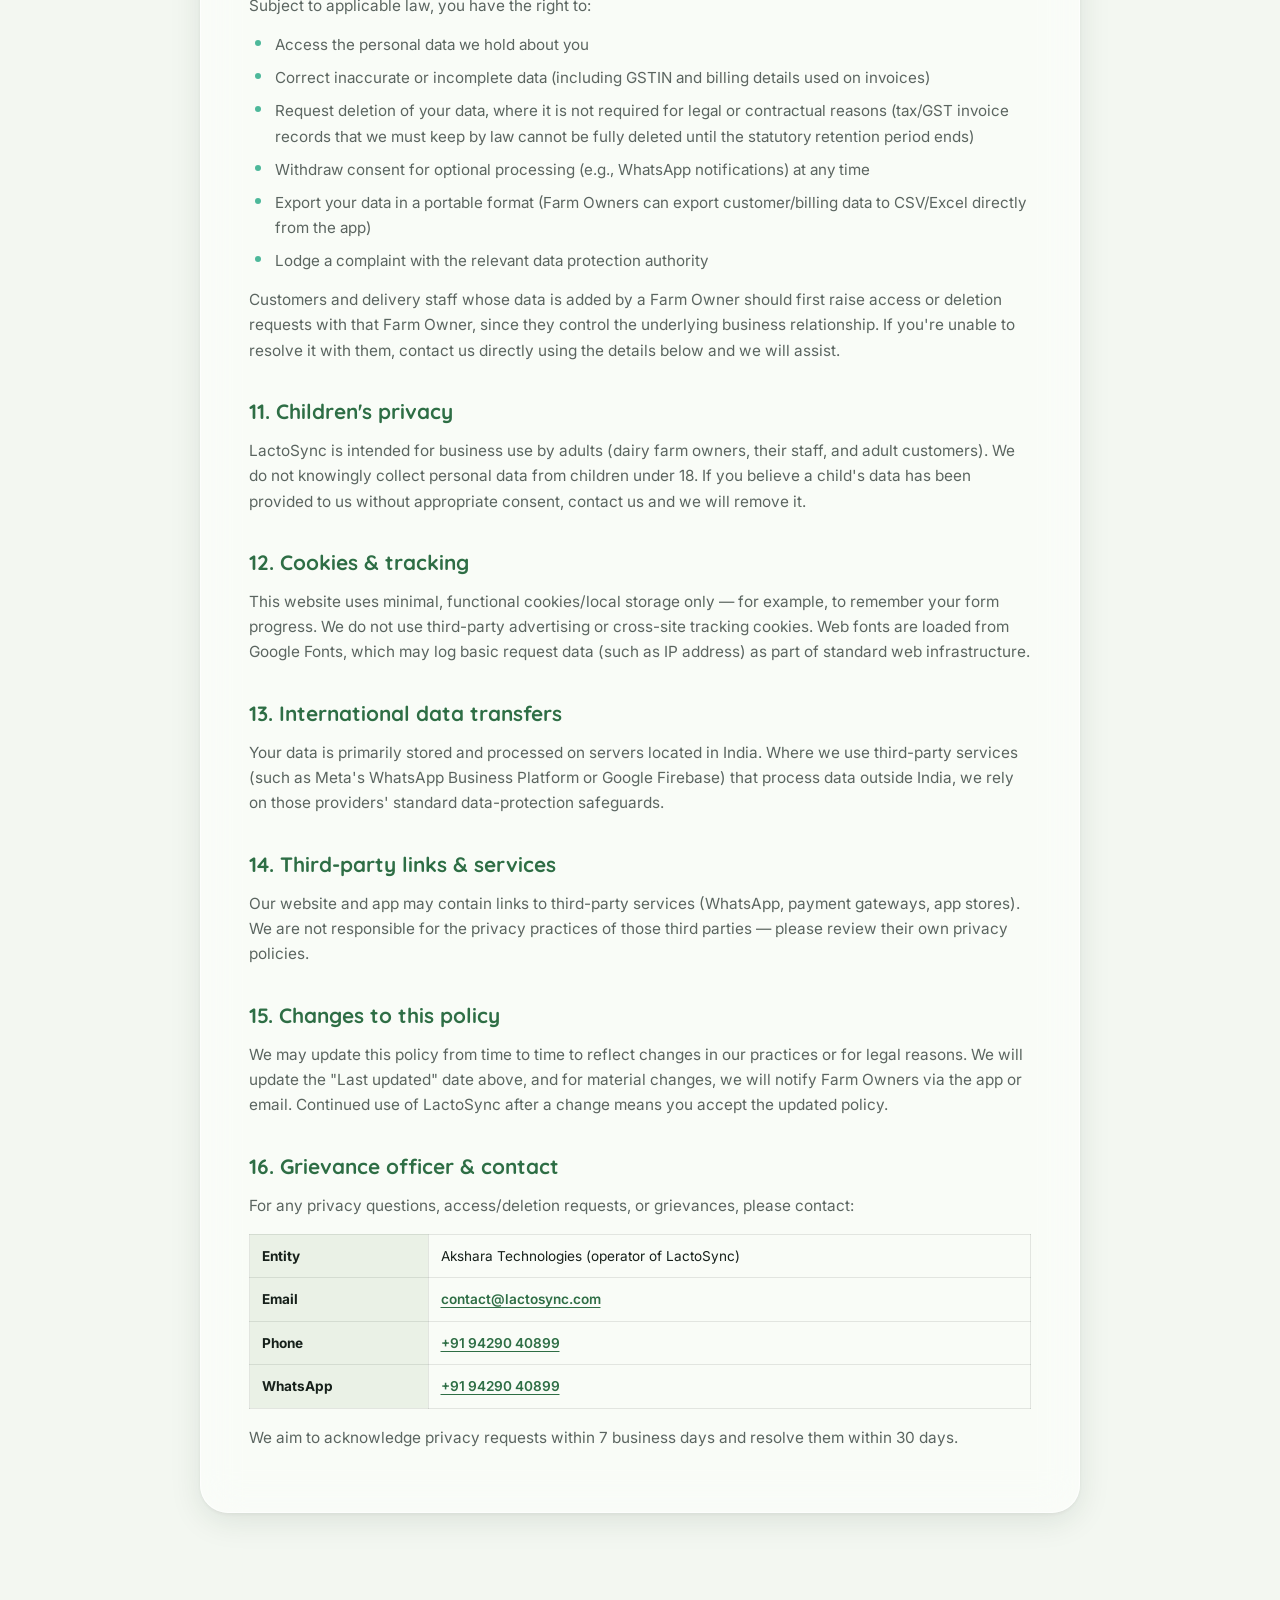
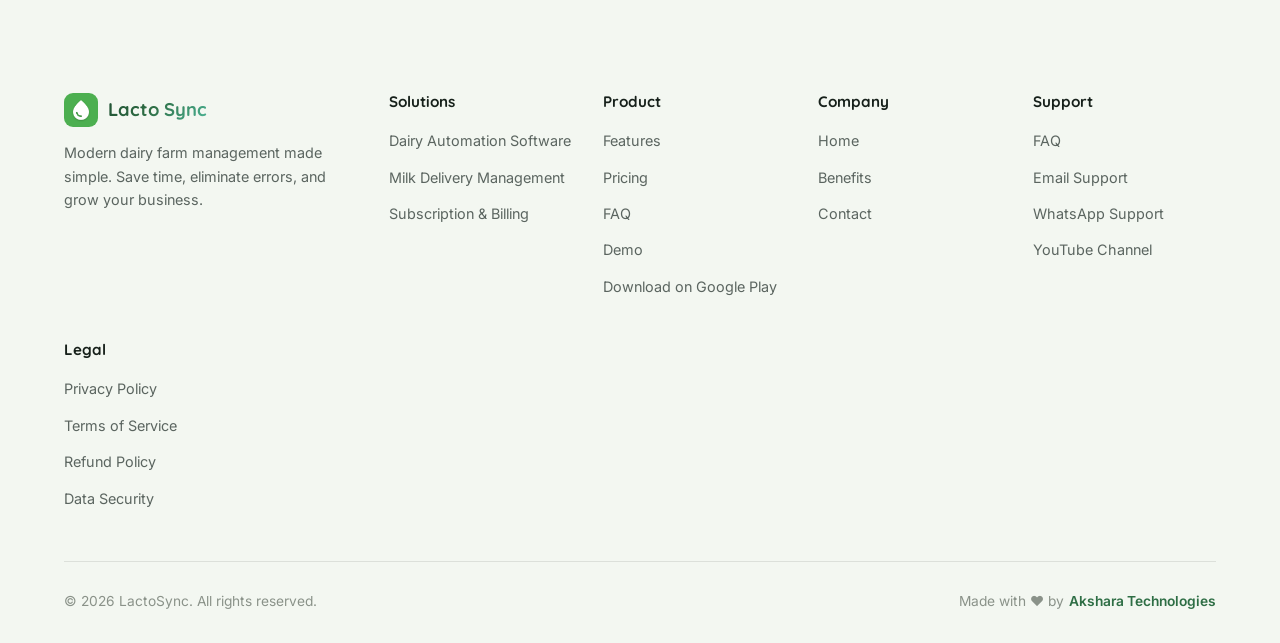
<file: privacy.html>
<!DOCTYPE html>
<html lang="en">

<head>
    <meta charset="UTF-8">
    <meta name="viewport" content="width=device-width, initial-scale=1.0">
    <title>Privacy Policy | LactoSync</title>
    <meta name="description" content="How LactoSync collects, uses, stores and protects data for dairy farm owners, delivery staff and customers, including GST and tax invoicing terms.">
    <meta name="robots" content="index, follow, max-snippet:-1, max-image-preview:large, max-video-preview:-1">
    <meta name="theme-color" content="#2E6E45">
    <link rel="canonical" href="https://lactosync.com/privacy">
    <meta property="og:type" content="website">
    <meta property="og:site_name" content="LactoSync">
    <meta property="og:url" content="https://lactosync.com/privacy">
    <meta property="og:title" content="Privacy Policy | LactoSync">
    <meta property="og:description" content="How LactoSync collects, uses, stores and protects data for dairy farm owners, delivery staff and customers, including GST and tax invoicing terms.">
    <meta property="og:image" content="https://lactosync.com/assets/og/lactosync-og.jpg">
    <meta property="og:image:width" content="1200">
    <meta property="og:image:height" content="630">
    <meta property="og:image:alt" content="LactoSync privacy policy">
    <meta property="og:locale" content="en_IN">
    <meta name="twitter:card" content="summary_large_image">
    <meta name="twitter:image" content="https://lactosync.com/assets/og/lactosync-og.jpg">
    <link rel="icon" type="image/png" href="assets/logo/favicon.png">
    <link rel="apple-touch-icon" href="assets/logo/favicon.png">
    <link rel="preconnect" href="https://fonts.googleapis.com">
    <link rel="preconnect" href="https://fonts.gstatic.com" crossorigin>
    <link rel="stylesheet" href="https://fonts.googleapis.com/css2?family=Quicksand:wght@500;600;700&family=Inter:wght@400;500;600;700;800&display=swap">
    <link rel="stylesheet" href="styles.css?v=20261026">
</head>

<body>
    <div class="floating-elements">
        <div class="float-element milk-drop"></div>
        <div class="float-element milk-drop"></div>
        <div class="float-element milk-drop"></div>
        <div class="float-element cow-icon"></div>
        <div class="float-element cow-icon"></div>
    </div>

    <div class="cursor-follower"></div>

    <nav class="navbar">
        <div class="container">
            <div class="nav-content">
                <div class="logo">
                    <a href="/"><span class="logo-text">Lacto Sync</span></a>
                </div>
                <ul class="nav-links">
                    <li><a href="/#home">Home</a></li>
                    <li><a href="/#features">Features</a></li>
                    <li><a href="/#pricing">Pricing</a></li>
                    <li><a href="/#faq">FAQ</a></li>
                    <li><a href="/#contact">Contact</a></li>
                    <li><a href="https://dairyfarm.lactosync.com/signup?utm_source=lactosync.com&amp;utm_medium=website&amp;utm_campaign=nav" class="btn-nav">Get Started</a></li>
                </ul>
                <div class="mobile-menu-btn">
                    <span></span>
                    <span></span>
                    <span></span>
                </div>
            </div>
        </div>
    </nav>

    <section class="legal-hero">
        <div class="container">
            <span class="section-tag">Legal</span>
            <h1>Privacy Policy</h1>
            <p>How we collect, use, and protect your information across the LactoSync app and website.</p>
        </div>
    </section>

    <section class="legal-body">
        <div class="container">
            <div class="legal-card">
                <p class="legal-meta">Effective date: 14 July 2026 &nbsp;·&nbsp; Last updated: 4 August 2026</p>

                <div class="legal-toc">
                    <p>On this page</p>
                    <ol>
                        <li><a href="#who-we-are">1. Who we are</a></li>
                        <li><a href="#scope">2. Scope of this policy</a></li>
                        <li><a href="#data-we-collect">3. Data we collect</a></li>
                        <li><a href="#how-we-use">4. How we use your data</a></li>
                        <li><a href="#gst-tax">5. GST &amp; tax invoicing</a></li>
                        <li><a href="#legal-basis">6. Legal basis for processing</a></li>
                        <li><a href="#sharing">7. Who we share data with</a></li>
                        <li><a href="#data-security">8. Data security</a></li>
                        <li><a href="#retention">9. Data retention</a></li>
                        <li><a href="#your-rights">10. Your rights</a></li>
                        <li><a href="#children">11. Children's privacy</a></li>
                        <li><a href="#cookies">12. Cookies &amp; tracking</a></li>
                        <li><a href="#transfers">13. International data transfers</a></li>
                        <li><a href="#third-party">14. Third-party links &amp; services</a></li>
                        <li><a href="#changes">15. Changes to this policy</a></li>
                        <li><a href="#contact-us">16. Grievance officer &amp; contact</a></li>
                    </ol>
                </div>

                <div class="legal-callout">
                    This policy is written in plain language wherever possible. It applies to the LactoSync mobile
                    app (owner, delivery staff, and customer experiences), the LactoSync admin web dashboard, and
                    this website (lactosync.com). It does not constitute legal advice — if you have a specific
                    compliance question, please consult a qualified professional.
                </div>

                <h2 id="who-we-are">1. Who we are</h2>
                <p>
                    LactoSync is a dairy farm management platform built and operated by <strong>Akshara
                    Technologies</strong> ("LactoSync", "we", "us", or "our"). LactoSync helps dairy farm owners
                    manage customers, delivery routes, billing, and milk production, and gives their customers and
                    delivery staff dedicated app experiences.
                </p>

                <h2 id="scope">2. Scope of this policy</h2>
                <p>
                    This policy explains what personal data we collect from three categories of users — <strong>Farm
                    Owners</strong> (who register and administer a dairy farm account), <strong>Delivery
                    Staff</strong> (added by a Farm Owner to run delivery routes), and <strong>Customers</strong>
                    (added by a Farm Owner as households receiving deliveries) — why we collect it, and what
                    choices you have.
                </p>
                <p>
                    Farm Owners act as the data controller for the customer and delivery-staff records they add to
                    their account (names, addresses, order history, etc.), since that data belongs to their
                    business relationship with their own customers and staff. LactoSync acts as the data processor
                    for that farm-level data, and as the data controller for account and platform-level data (login
                    credentials, subscription/billing records, app usage).
                </p>

                <h2 id="data-we-collect">3. Data we collect</h2>
                <h3>3.1 Account &amp; identity data</h3>
                <ul>
                    <li>Full name, mobile number, and role (owner / delivery staff / customer)</li>
                    <li>Farm name, business address, and GST / tax details for Farm Owners (such as GSTIN,
                        legal/trade name, and billing address) when provided for subscription invoicing or farm
                        profile setup</li>
                    <li>A hashed PIN used for app sign-in (we never store your PIN in plain text)</li>
                    <li>Profile photo, if you choose to upload one</li>
                </ul>
                <h3>3.2 Operational data</h3>
                <ul>
                    <li>Customer subscription details: products, quantities, delivery schedule, vacation/skip dates</li>
                    <li>Delivery records: route assignment, delivery status, timestamps</li>
                    <li>Billing records: invoices, payment mode, payment status, outstanding dues</li>
                    <li>Milk-preparation and product-catalog data entered by the farm owner</li>
                    <li>Communication logs for WhatsApp notifications sent through the platform (bill, reminder,
                        delivery-update, and vacation messages) — message content and delivery status, not your
                        private WhatsApp conversations</li>
                </ul>
                <h3>3.3 Subscription billing &amp; GST data (Farm Owners)</h3>
                <p>
                    When you subscribe to a paid LactoSync plan, we collect and process the information needed to
                    raise GST-compliant tax invoices for our subscription fees, which may include:
                </p>
                <ul>
                    <li>Billing name, billing address, and state of supply</li>
                    <li>GSTIN (if you are registered under GST and provide it)</li>
                    <li>Plan selected, plan price (exclusive of GST), GST rate/amount (currently 18%), and total
                        payable</li>
                    <li>Invoice number, invoice date, payment status, and related tax invoice / credit note records</li>
                </ul>
                <p>
                    Providing a GSTIN is optional if you are not GST-registered. If you do not provide a GSTIN, we
                    may still charge applicable GST on the subscription and issue a tax invoice / bill of supply as
                    required under Indian GST law, based on the billing details you share.
                </p>
                <h3>3.4 Payment data</h3>
                <p>
                    We record which payment mode was used (cash, UPI, bank transfer) and the amount/date of a
                    payment, so that billing history stays accurate. We do <strong>not</strong> collect or store
                    full card numbers, UPI PINs, or net-banking credentials — payments made online are processed
                    directly by the relevant payment gateway or UPI app, which has its own privacy policy.
                </p>
                <h3>3.5 Device &amp; usage data</h3>
                <ul>
                    <li>Device type, operating system, and app version, for crash diagnostics and compatibility</li>
                    <li>Push-notification tokens (Firebase Cloud Messaging), so we can deliver in-app alerts</li>
                    <li>Basic in-app activity (pages visited, actions taken) to improve reliability and performance</li>
                </ul>
                <h3>3.6 Website data</h3>
                <p>
                    If you fill out the "Schedule a Demo" form on this website, we collect the name, phone number,
                    email address, and any farm details you choose to provide, solely to respond to your enquiry.
                </p>

                <h2 id="how-we-use">4. How we use your data</h2>
                <ul>
                    <li>To create and secure your account, and authenticate you at sign-in</li>
                    <li>To operate core features: customer directories, delivery routes, billing, and milk-prep
                        tracking</li>
                    <li>To bill Farm Owners for LactoSync subscriptions, calculate and charge applicable GST, and
                        issue GST-compliant tax invoices / credit notes</li>
                    <li>To maintain tax, accounting, and audit records required under Indian law (including GST)</li>
                    <li>To send transactional notifications (bill ready, payment reminder, delivery update, vacation
                        confirmation, OTP) via WhatsApp, SMS, or push notification</li>
                    <li>To respond to support requests and demo enquiries</li>
                    <li>To maintain an audit/activity log so farm owners can see who changed what, and restore
                        accidental changes</li>
                    <li>To detect, investigate, and prevent fraud, abuse, or security incidents</li>
                    <li>To improve app reliability and performance through aggregated, non-identifying usage
                        analysis</li>
                </ul>
                <p>
                    We do <strong>not</strong> sell, rent, or trade personal data to third parties for their own
                    marketing purposes. We do not use customer delivery data for advertising.
                </p>

                <h2 id="gst-tax">5. GST &amp; tax invoicing</h2>
                <p>
                    LactoSync subscription fees are exclusive of GST. Applicable GST (currently <strong>18%</strong>)
                    is charged in addition and shown on pricing pages and on every invoice. See our
                    <a href="/#pricing">Pricing</a> page and
                    <a href="/terms#pricing">Terms of Service — Pricing &amp; billing</a> for current plan
                    amounts.
                </p>
                <ul>
                    <li><strong>Our invoices to you:</strong> Akshara Technologies issues tax invoices for LactoSync
                        subscription fees. GSTIN and billing details you provide are used only to prepare those
                        invoices correctly and to meet GST / tax compliance obligations.</li>
                    <li><strong>Your invoices to your dairy customers:</strong> If you use LactoSync to generate
                        bills for your own milk customers, you remain the seller and tax-compliance party for those
                        supplies. LactoSync is a record-keeping and billing tool; we do not collect GST on your
                        behalf from your customers, and we are not responsible for your GST registration, returns,
                        or tax liability on milk/dairy sales.</li>
                    <li><strong>Accuracy:</strong> You are responsible for ensuring the GSTIN, legal name, and
                        billing address you provide to us are accurate. Incorrect GST details may result in invoices
                        that cannot be claimed for input tax credit.</li>
                    <li><strong>Disclosure to authorities:</strong> We may disclose invoice, GSTIN, and related
                        billing records to tax authorities, auditors, or other competent authorities where required
                        by law (for example, GST returns, assessments, or lawful requests).</li>
                </ul>

                <h2 id="legal-basis">6. Legal basis for processing</h2>
                <p>
                    We process personal data on the basis of: performance of the contract between a Farm Owner and
                    their customers/staff (delivering the service they signed up for), our legitimate interest in
                    operating and securing the platform, your consent where required (for example, WhatsApp
                    notification opt-in), and compliance with applicable law — including India's Digital Personal
                    Data Protection Act, 2023 ("DPDP Act"), and tax/GST laws that require us to issue invoices and
                    retain financial records.
                </p>

                <h2 id="sharing">7. Who we share data with</h2>
                <p>We share data only where necessary to operate the service:</p>
                <ul>
                    <li><strong>WhatsApp Business Platform (Meta):</strong> to deliver bill, reminder, and delivery
                        notifications you or your farm owner has opted into</li>
                    <li><strong>Cloud hosting &amp; infrastructure providers:</strong> our application and database
                        run on servers located in India</li>
                    <li><strong>Push notification service (Firebase/Google):</strong> to deliver in-app alerts</li>
                    <li><strong>Payment gateways / UPI providers:</strong> only when you make an online payment
                        directly through them</li>
                    <li><strong>Tax, accounting &amp; compliance providers:</strong> invoice and GST-related billing
                        data as needed to prepare GST returns, maintain books of account, or respond to statutory
                        requirements</li>
                    <li><strong>Law enforcement, tax authorities, or regulators:</strong> only where required by a
                        valid legal request or applicable tax law</li>
                </ul>
                <p>
                    Every third party we work with is contractually required to protect your data and use it only
                    for the purpose we specify (except where a regulator or court requires disclosure).
                </p>

                <h2 id="data-security">8. Data security</h2>
                <p>
                    We use industry-standard safeguards to protect your data, including encrypted connections
                    (HTTPS/TLS) between the app and our servers, hashed storage of PINs and passwords, role-based
                    access control so staff only see what their role requires, and daily automated backups. No
                    system is 100% secure, and we encourage you to use a unique PIN and keep your device secure.
                    If we become aware of a data breach affecting your personal data, we will notify affected users
                    and relevant authorities as required by applicable law.
                </p>

                <h2 id="retention">9. Data retention</h2>
                <p>
                    We retain account and operational data for as long as the farm account remains active, plus a
                    reasonable period afterward to comply with tax, accounting, and legal obligations. GST tax
                    invoices, credit notes, and related subscription billing records are typically retained for
                    <strong>at least 7 years</strong> (or longer if required under the CGST / SGST / IGST Acts or
                    other Indian statutory requirements), even after an account is closed. Other personal data is
                    deleted or anonymized within a reasonable period after account closure, except where retention
                    is required by law.
                </p>

                <h2 id="your-rights">10. Your rights</h2>
                <p>Subject to applicable law, you have the right to:</p>
                <ul>
                    <li>Access the personal data we hold about you</li>
                    <li>Correct inaccurate or incomplete data (including GSTIN and billing details used on invoices)</li>
                    <li>Request deletion of your data, where it is not required for legal or contractual reasons
                        (tax/GST invoice records that we must keep by law cannot be fully deleted until the
                        statutory retention period ends)</li>
                    <li>Withdraw consent for optional processing (e.g., WhatsApp notifications) at any time</li>
                    <li>Export your data in a portable format (Farm Owners can export customer/billing data to
                        CSV/Excel directly from the app)</li>
                    <li>Lodge a complaint with the relevant data protection authority</li>
                </ul>
                <p>
                    Customers and delivery staff whose data is added by a Farm Owner should first raise access or
                    deletion requests with that Farm Owner, since they control the underlying business
                    relationship. If you're unable to resolve it with them, contact us directly using the details
                    below and we will assist.
                </p>

                <h2 id="children">11. Children's privacy</h2>
                <p>
                    LactoSync is intended for business use by adults (dairy farm owners, their staff, and adult
                    customers). We do not knowingly collect personal data from children under 18. If you believe a
                    child's data has been provided to us without appropriate consent, contact us and we will remove
                    it.
                </p>

                <h2 id="cookies">12. Cookies &amp; tracking</h2>
                <p>
                    This website uses minimal, functional cookies/local storage only — for example, to remember
                    your form progress. We do not use third-party advertising or cross-site tracking cookies. Web
                    fonts are loaded from Google Fonts, which may log basic request data (such as IP address) as
                    part of standard web infrastructure.
                </p>

                <h2 id="transfers">13. International data transfers</h2>
                <p>
                    Your data is primarily stored and processed on servers located in India. Where we use
                    third-party services (such as Meta's WhatsApp Business Platform or Google Firebase) that
                    process data outside India, we rely on those providers' standard data-protection safeguards.
                </p>

                <h2 id="third-party">14. Third-party links &amp; services</h2>
                <p>
                    Our website and app may contain links to third-party services (WhatsApp, payment gateways, app
                    stores). We are not responsible for the privacy practices of those third parties — please
                    review their own privacy policies.
                </p>

                <h2 id="changes">15. Changes to this policy</h2>
                <p>
                    We may update this policy from time to time to reflect changes in our practices or for legal
                    reasons. We will update the "Last updated" date above, and for material changes, we will notify
                    Farm Owners via the app or email. Continued use of LactoSync after a change means you accept the
                    updated policy.
                </p>

                <h2 id="contact-us">16. Grievance officer &amp; contact</h2>
                <p>
                    For any privacy questions, access/deletion requests, or grievances, please contact:
                </p>
                <table>
                    <tr><th>Entity</th><td>Akshara Technologies (operator of LactoSync)</td></tr>
                    <tr><th>Email</th><td><a href="mailto:contact@lactosync.com">contact@lactosync.com</a></td></tr>
                    <tr><th>Phone</th><td><a href="tel:+919429040899">+91 94290 40899</a></td></tr>
                    <tr><th>WhatsApp</th><td><a href="https://wa.me/919429040899" target="_blank" rel="noopener">+91 94290 40899</a></td></tr>
                </table>
                <p>We aim to acknowledge privacy requests within 7 business days and resolve them within 30 days.</p>
            </div>
        </div>
    </section>

    <footer class="footer">
        <div class="container">
            <div class="footer-content">
                <div class="footer-section">
                    <div class="footer-logo">
                        <img src="assets/logo/favicon.png" alt="LactoSync Logo" class="logo-icon" width="34" height="34" loading="lazy">
                        <span class="logo-text" style="font-size:1.15rem;">Lacto Sync</span>
                    </div>
                    <p>Modern dairy farm management made simple. Save time, eliminate errors, and grow your business.
                    </p>
                </div>
                <div class="footer-section">
                    <h4>Solutions</h4>
                    <ul>
                        <li><a href="/dairy-automation-software">Dairy Automation Software</a></li>
                        <li><a href="/milk-delivery-management-software">Milk Delivery Management</a></li>
                        <li><a href="/milk-subscription-billing-software">Subscription &amp; Billing</a></li>
                    </ul>
                </div>
                <div class="footer-section">
                    <h4>Product</h4>
                    <ul>
                        <li><a href="/#features">Features</a></li>
                        <li><a href="/#pricing">Pricing</a></li>
                        <li><a href="/#faq">FAQ</a></li>
                        <li><a href="#" class="schedule-demo-btn">Demo</a></li>
                        <li><a href="https://play.google.com/store/apps/details?id=com.aksharatech.lactosync" target="_blank" rel="noopener">Download on Google Play</a></li>
                    </ul>
                </div>
                <div class="footer-section">
                    <h4>Company</h4>
                    <ul>
                        <li><a href="/#home">Home</a></li>
                        <li><a href="/#benefits">Benefits</a></li>
                        <li><a href="/#contact">Contact</a></li>
                    </ul>
                </div>
                <div class="footer-section">
                    <h4>Support</h4>
                    <ul>
                        <li><a href="/#faq">FAQ</a></li>
                        <li><a href="mailto:contact@lactosync.com">Email Support</a></li>
                        <li><a href="https://wa.me/919429040899" target="_blank" rel="noopener">WhatsApp Support</a></li>
                        <li><a href="https://www.youtube.com/@LactoSync" target="_blank" rel="noopener">YouTube Channel</a></li>
                    </ul>
                </div>
                <div class="footer-section">
                    <h4>Legal</h4>
                    <ul>
                        <li><a href="/privacy">Privacy Policy</a></li>
                        <li><a href="/terms">Terms of Service</a></li>
                        <li><a href="/refund-policy">Refund Policy</a></li>
                        <li><a href="/privacy#data-security">Data Security</a></li>
                    </ul>
                </div>
            </div>
            <div class="footer-bottom">
                <p>&copy; 2026 LactoSync. All rights reserved.</p>
                <p class="credit">Made with &hearts; by <a href="https://aksharatech.com" target="_blank" rel="noopener">Akshara Technologies</a></p>
            </div>
        </div>
    </footer>

    <div id="demoModal" class="demo-modal">
        <div class="demo-modal-content">
            <button class="demo-modal-close">&times;</button>
            <div class="demo-modal-header">
                <h2>Schedule Your Free Demo</h2>
                <p>See how LactoSync can transform your dairy business in just 30 minutes</p>
            </div>
            <form id="demoForm" class="demo-form">
                <div class="form-row">
                    <div class="form-group">
                        <label for="fullName">Full Name *</label>
                        <input type="text" id="fullName" name="fullName" required placeholder="Your name" autocomplete="name">
                    </div>
                    <div class="form-group">
                        <label for="phone">Phone Number *</label>
                        <input type="tel" id="phone" name="phone" required placeholder="10-digit mobile number"
                            pattern="[0-9]{10}" inputmode="numeric" autocomplete="tel">
                    </div>
                </div>
                <div class="form-row">
                    <div class="form-group">
                        <label for="email">Email Address *</label>
                        <input type="email" id="email" name="email" required placeholder="you@example.com" autocomplete="email">
                    </div>
                    <div class="form-group">
                        <label for="dairyName">Dairy Farm Name</label>
                        <input type="text" id="dairyName" name="dairyName" placeholder="Optional">
                    </div>
                </div>
                <div class="form-group">
                    <label for="customerCount">Number of Customers</label>
                    <select id="customerCountSelect" name="customerCount">
                        <option value="">Select range</option>
                        <option value="1-200">1-200 customers (Basic)</option>
                        <option value="201-300">201-300 customers (Starter)</option>
                        <option value="301-400">301-400 customers (Growth)</option>
                        <option value="401-500">401-500 customers (Pro)</option>
                        <option value="500+">500+ customers (Enterprise)</option>
                    </select>
                </div>
                <div class="form-group">
                    <label for="message">Anything specific you'd like us to cover? (Optional)</label>
                    <textarea id="message" name="message" rows="2"
                        placeholder="E.g. WhatsApp billing, multi-route delivery, data import..."></textarea>
                </div>
                <div class="form-actions">
                    <button type="submit" class="btn btn-primary btn-large">Schedule Demo</button>
                    <button type="button" class="btn btn-outline btn-large demo-cancel">Cancel</button>
                </div>
                <div class="form-footer">
                    <p><span class="ico-check">✓</span> Free 30-minute demo &nbsp;&nbsp; <span class="ico-check">✓</span> No credit card required &nbsp;&nbsp; <span class="ico-check">✓</span> Instant confirmation</p>
                </div>
            </form>
        </div>
    </div>

    <a href="https://wa.me/919429040899?text=Hi%2C%20I%27d%20like%20to%20know%20more%20about%20LactoSync" target="_blank" rel="noopener" class="whatsapp-fab" aria-label="Chat with us on WhatsApp">
        <svg viewBox="0 0 24 24" fill="currentColor"><path d="M17.472 14.382c-.297-.149-1.758-.867-2.03-.967-.273-.099-.471-.148-.67.15-.197.297-.767.966-.94 1.164-.173.199-.347.223-.644.075-.297-.15-1.255-.463-2.39-1.475-.883-.788-1.48-1.761-1.653-2.059-.173-.297-.018-.458.13-.606.134-.133.298-.347.446-.52.149-.174.198-.298.298-.497.099-.198.05-.371-.025-.52-.075-.149-.669-1.612-.916-2.207-.242-.579-.487-.5-.669-.51-.173-.008-.371-.01-.57-.01-.198 0-.52.074-.792.372-.272.297-1.04 1.016-1.04 2.479 0 1.462 1.065 2.875 1.213 3.074.149.198 2.096 3.2 5.077 4.487.709.306 1.262.489 1.694.625.712.227 1.36.195 1.871.118.571-.085 1.758-.719 2.006-1.413.248-.694.248-1.289.173-1.413-.074-.124-.272-.198-.57-.347m-5.421 7.403h-.004a9.87 9.87 0 01-5.031-1.378l-.361-.214-3.741.982.998-3.648-.235-.374a9.86 9.86 0 01-1.51-5.26c.001-5.45 4.436-9.884 9.888-9.884 2.64 0 5.122 1.03 6.988 2.898a9.825 9.825 0 012.893 6.994c-.003 5.45-4.437 9.884-9.885 9.884m8.413-18.297A11.815 11.815 0 0012.05 0C5.495 0 .16 5.335.157 11.892c0 2.096.547 4.142 1.588 5.945L.057 24l6.305-1.654a11.882 11.882 0 005.683 1.448h.005c6.554 0 11.89-5.335 11.893-11.893a11.821 11.821 0 00-3.48-8.413Z"/></svg>
    </a>

    <script src="script.js?v=20260918" defer></script>
</body>

</html>
</file>
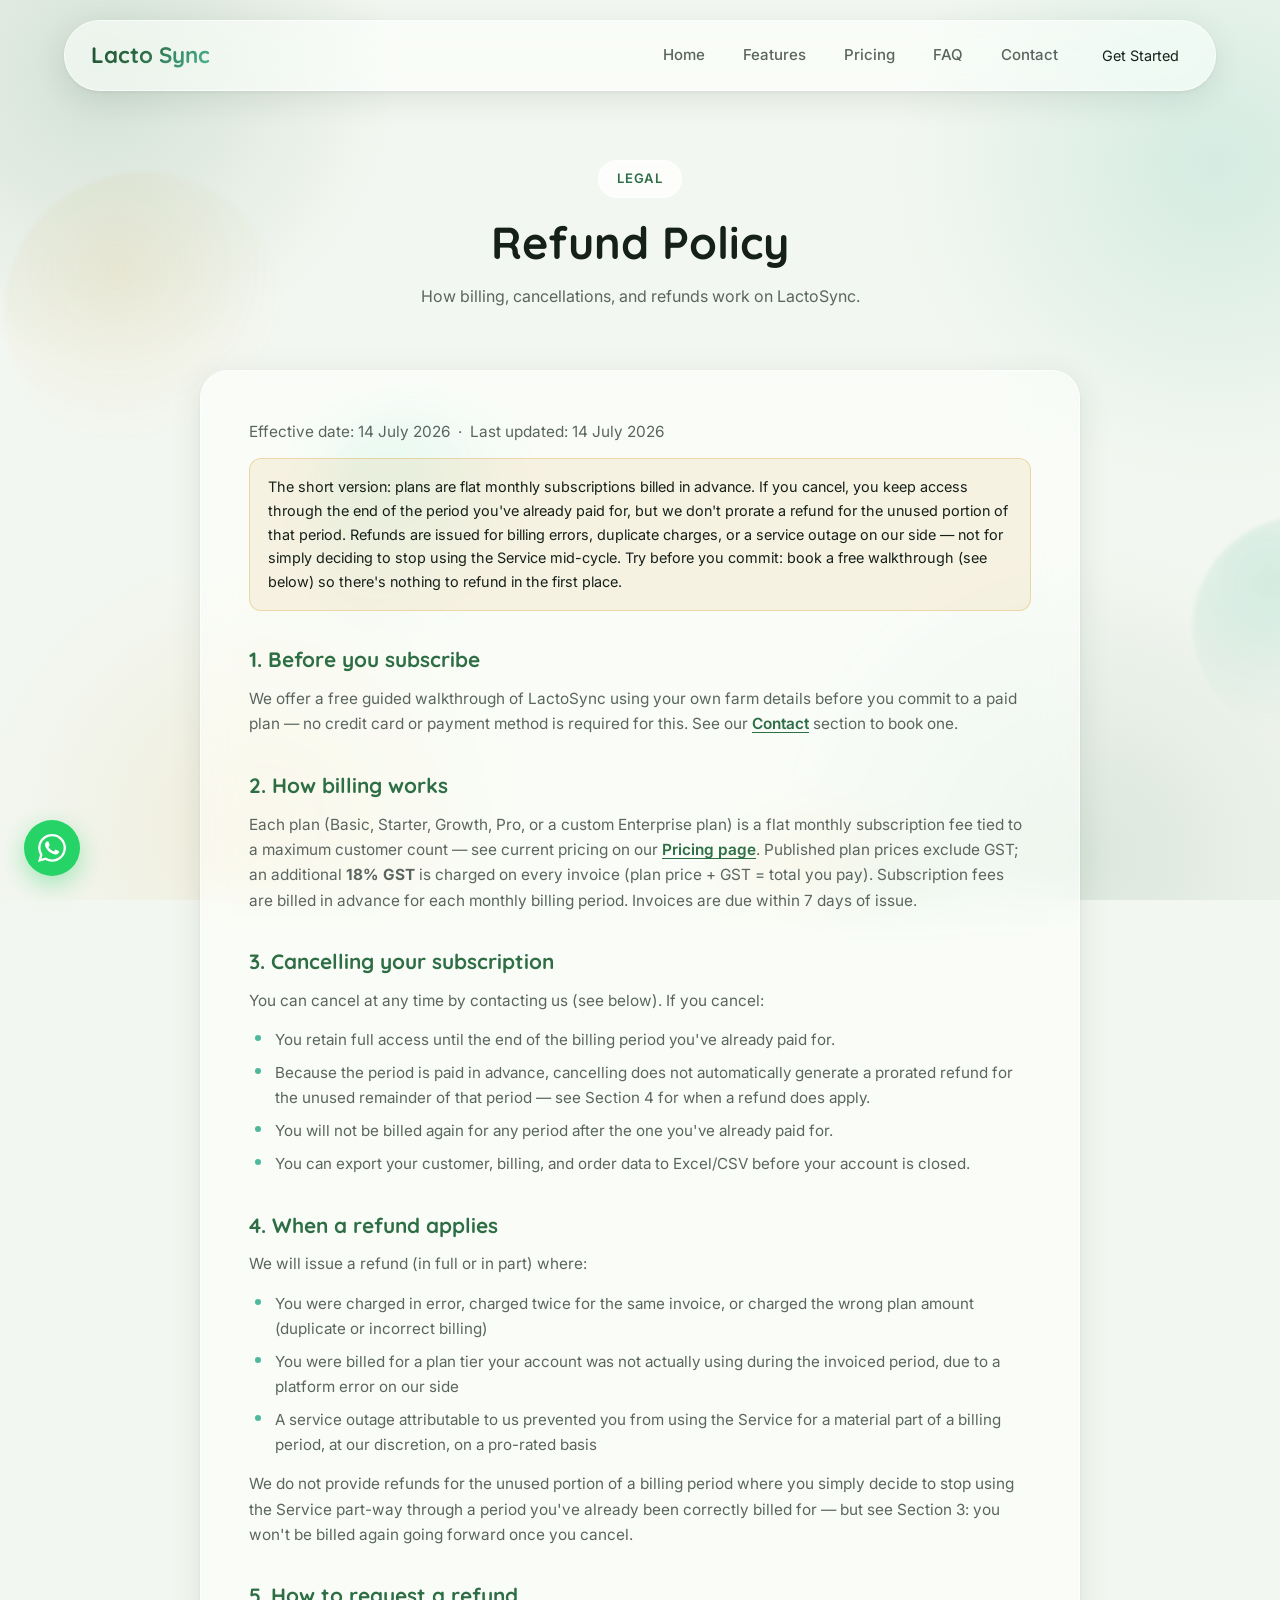
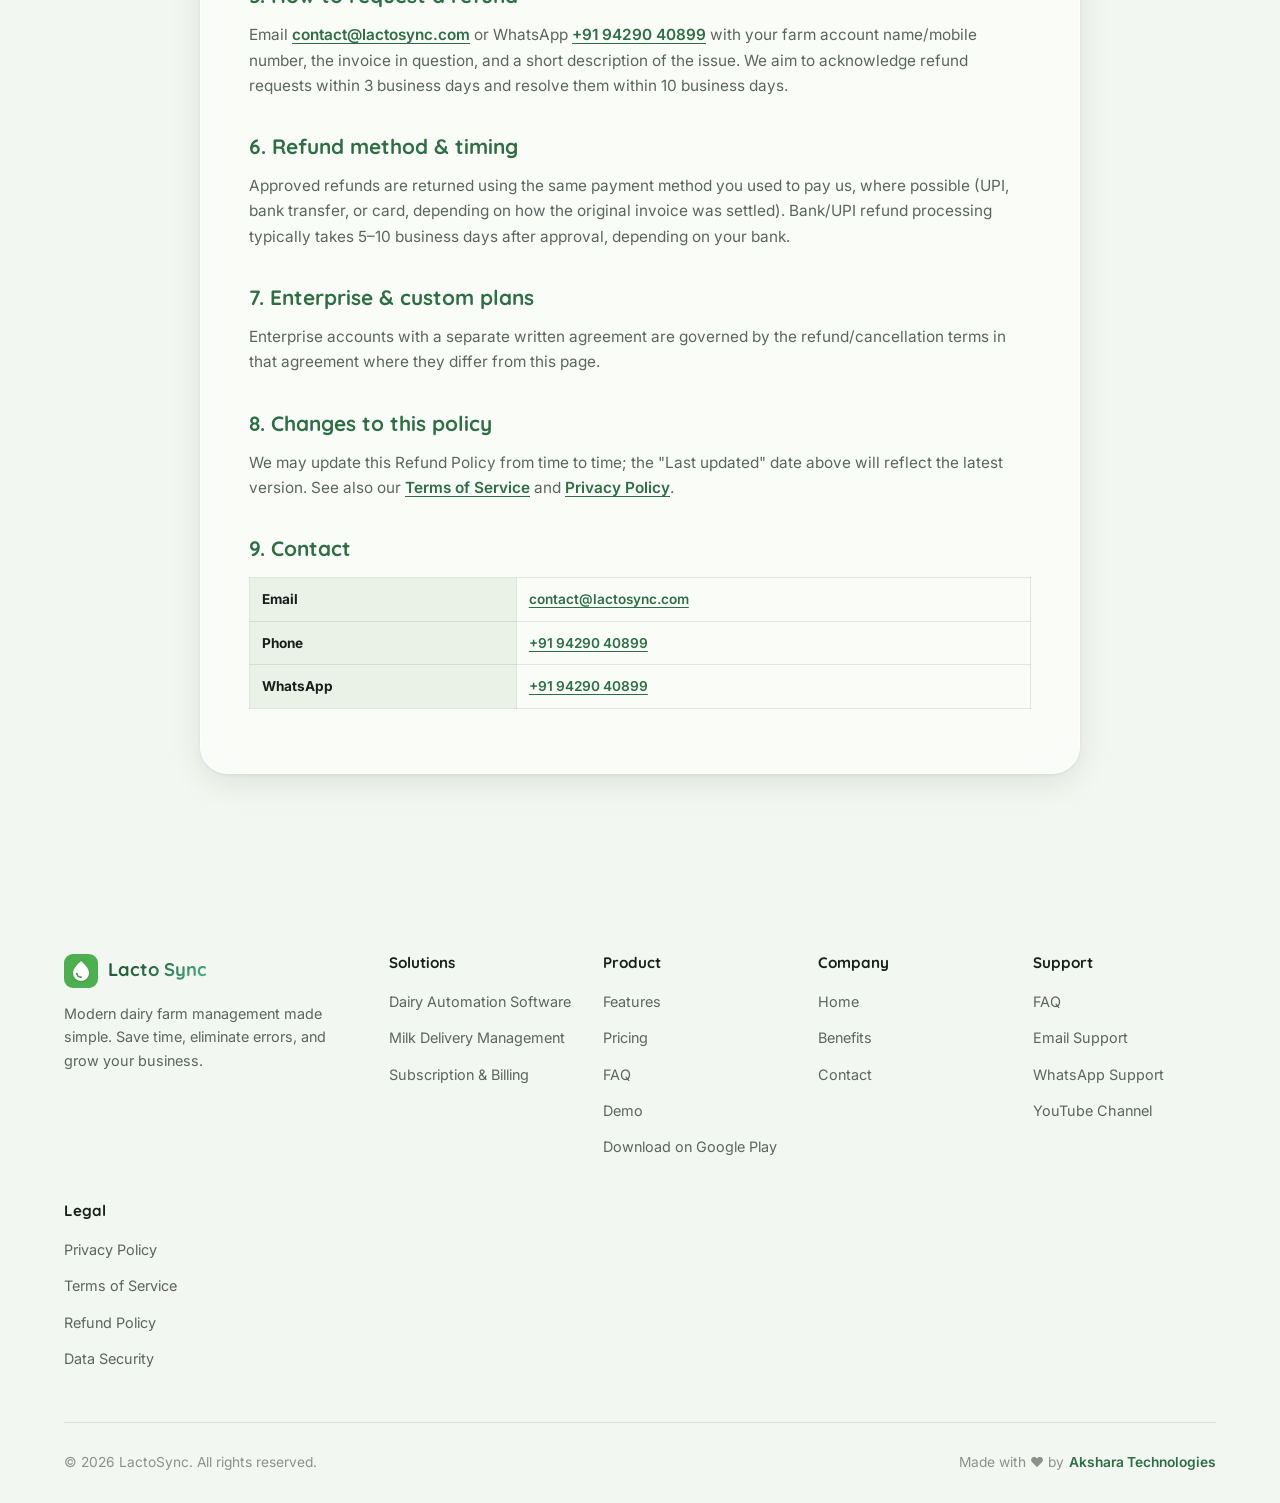
<file: refund-policy.html>
<!DOCTYPE html>
<html lang="en">

<head>
    <meta charset="UTF-8">
    <meta name="viewport" content="width=device-width, initial-scale=1.0">
    <title>Refund Policy | LactoSync</title>
    <meta name="description" content="LactoSync's refund and cancellation policy for flat monthly dairy management subscription plans, including GST treatment on refunds.">
    <meta name="robots" content="index, follow, max-snippet:-1, max-image-preview:large, max-video-preview:-1">
    <meta name="theme-color" content="#2E6E45">
    <link rel="canonical" href="https://lactosync.com/refund-policy">
    <meta property="og:type" content="website">
    <meta property="og:site_name" content="LactoSync">
    <meta property="og:url" content="https://lactosync.com/refund-policy">
    <meta property="og:title" content="Refund Policy | LactoSync">
    <meta property="og:description" content="LactoSync's refund and cancellation policy for flat monthly dairy management subscription plans, including GST treatment on refunds.">
    <meta property="og:image" content="https://lactosync.com/assets/og/lactosync-og.jpg">
    <meta property="og:image:width" content="1200">
    <meta property="og:image:height" content="630">
    <meta property="og:image:alt" content="LactoSync refund policy">
    <meta property="og:locale" content="en_IN">
    <meta name="twitter:card" content="summary_large_image">
    <meta name="twitter:image" content="https://lactosync.com/assets/og/lactosync-og.jpg">
    <link rel="icon" type="image/png" href="assets/logo/favicon.png">
    <link rel="apple-touch-icon" href="assets/logo/favicon.png">
    <link rel="preconnect" href="https://fonts.googleapis.com">
    <link rel="preconnect" href="https://fonts.gstatic.com" crossorigin>
    <link rel="stylesheet" href="https://fonts.googleapis.com/css2?family=Quicksand:wght@500;600;700&family=Inter:wght@400;500;600;700;800&display=swap">
    <link rel="stylesheet" href="styles.css?v=20261026">
</head>

<body>
    <div class="floating-elements">
        <div class="float-element milk-drop"></div>
        <div class="float-element milk-drop"></div>
        <div class="float-element milk-drop"></div>
        <div class="float-element cow-icon"></div>
        <div class="float-element cow-icon"></div>
    </div>

    <div class="cursor-follower"></div>

    <nav class="navbar">
        <div class="container">
            <div class="nav-content">
                <div class="logo">
                    <a href="/"><span class="logo-text">Lacto Sync</span></a>
                </div>
                <ul class="nav-links">
                    <li><a href="/#home">Home</a></li>
                    <li><a href="/#features">Features</a></li>
                    <li><a href="/#pricing">Pricing</a></li>
                    <li><a href="/#faq">FAQ</a></li>
                    <li><a href="/#contact">Contact</a></li>
                    <li><a href="https://dairyfarm.lactosync.com/signup?utm_source=lactosync.com&amp;utm_medium=website&amp;utm_campaign=nav" class="btn-nav">Get Started</a></li>
                </ul>
                <div class="mobile-menu-btn">
                    <span></span>
                    <span></span>
                    <span></span>
                </div>
            </div>
        </div>
    </nav>

    <section class="legal-hero">
        <div class="container">
            <span class="section-tag">Legal</span>
            <h1>Refund Policy</h1>
            <p>How billing, cancellations, and refunds work on LactoSync.</p>
        </div>
    </section>

    <section class="legal-body">
        <div class="container">
            <div class="legal-card">
                <p class="legal-meta">Effective date: 14 July 2026 &nbsp;·&nbsp; Last updated: 14 July 2026</p>

                <div class="legal-callout">
                    The short version: plans are flat monthly subscriptions billed in advance. If you cancel, you
                    keep access through the end of the period you've already paid for, but we don't prorate a
                    refund for the unused portion of that period. Refunds are issued for billing errors, duplicate
                    charges, or a service outage on our side — not for simply deciding to stop using the Service
                    mid-cycle. Try before you commit: book a free walkthrough (see below) so there's nothing to
                    refund in the first place.
                </div>

                <h2>1. Before you subscribe</h2>
                <p>
                    We offer a free guided walkthrough of LactoSync using your own farm details before you commit
                    to a paid plan — no credit card or payment method is required for this. See our
                    <a href="/#contact">Contact</a> section to book one.
                </p>

                <h2>2. How billing works</h2>
                <p>
                    Each plan (Basic, Starter, Growth, Pro, or a custom Enterprise plan) is a flat monthly
                    subscription fee tied to a maximum customer count — see current pricing on our
                    <a href="/#pricing">Pricing page</a>. Published plan prices exclude GST; an additional
                    <strong>18% GST</strong> is charged on every invoice (plan price + GST = total you pay).
                    Subscription fees are billed in advance for each monthly billing period. Invoices are due within
                    7 days of issue.
                </p>

                <h2>3. Cancelling your subscription</h2>
                <p>
                    You can cancel at any time by contacting us (see below). If you cancel:
                </p>
                <ul>
                    <li>You retain full access until the end of the billing period you've already paid for.</li>
                    <li>Because the period is paid in advance, cancelling does not automatically generate a
                        prorated refund for the unused remainder of that period — see Section 4 for when a refund
                        does apply.</li>
                    <li>You will not be billed again for any period after the one you've already paid for.</li>
                    <li>You can export your customer, billing, and order data to Excel/CSV before your account is
                        closed.</li>
                </ul>

                <h2>4. When a refund applies</h2>
                <p>We will issue a refund (in full or in part) where:</p>
                <ul>
                    <li>You were charged in error, charged twice for the same invoice, or charged the wrong plan
                        amount (duplicate or incorrect billing)</li>
                    <li>You were billed for a plan tier your account was not actually using during the invoiced
                        period, due to a platform error on our side</li>
                    <li>A service outage attributable to us prevented you from using the Service for a material
                        part of a billing period, at our discretion, on a pro-rated basis</li>
                </ul>
                <p>
                    We do not provide refunds for the unused portion of a billing period where you simply decide to
                    stop using the Service part-way through a period you've already been correctly billed for — but
                    see Section 3: you won't be billed again going forward once you cancel.
                </p>

                <h2>5. How to request a refund</h2>
                <p>
                    Email <a href="mailto:contact@lactosync.com">contact@lactosync.com</a> or WhatsApp
                    <a href="https://wa.me/919429040899" target="_blank" rel="noopener">+91 94290 40899</a> with
                    your farm account name/mobile number, the invoice in question, and a short description of the
                    issue. We aim to acknowledge refund requests within 3 business days and resolve them within 10
                    business days.
                </p>

                <h2>6. Refund method &amp; timing</h2>
                <p>
                    Approved refunds are returned using the same payment method you used to pay us, where possible
                    (UPI, bank transfer, or card, depending on how the original invoice was settled). Bank/UPI
                    refund processing typically takes 5–10 business days after approval, depending on your bank.
                </p>

                <h2>7. Enterprise &amp; custom plans</h2>
                <p>
                    Enterprise accounts with a separate written agreement are governed by the refund/cancellation
                    terms in that agreement where they differ from this page.
                </p>

                <h2>8. Changes to this policy</h2>
                <p>
                    We may update this Refund Policy from time to time; the "Last updated" date above will reflect
                    the latest version. See also our <a href="/terms">Terms of Service</a> and
                    <a href="/privacy">Privacy Policy</a>.
                </p>

                <h2>9. Contact</h2>
                <table>
                    <tr><th>Email</th><td><a href="mailto:contact@lactosync.com">contact@lactosync.com</a></td></tr>
                    <tr><th>Phone</th><td><a href="tel:+919429040899">+91 94290 40899</a></td></tr>
                    <tr><th>WhatsApp</th><td><a href="https://wa.me/919429040899" target="_blank" rel="noopener">+91 94290 40899</a></td></tr>
                </table>
            </div>
        </div>
    </section>

    <footer class="footer">
        <div class="container">
            <div class="footer-content">
                <div class="footer-section">
                    <div class="footer-logo">
                        <img src="assets/logo/favicon.png" alt="LactoSync Logo" class="logo-icon" width="34" height="34" loading="lazy">
                        <span class="logo-text" style="font-size:1.15rem;">Lacto Sync</span>
                    </div>
                    <p>Modern dairy farm management made simple. Save time, eliminate errors, and grow your business.
                    </p>
                </div>
                <div class="footer-section">
                    <h4>Solutions</h4>
                    <ul>
                        <li><a href="/dairy-automation-software">Dairy Automation Software</a></li>
                        <li><a href="/milk-delivery-management-software">Milk Delivery Management</a></li>
                        <li><a href="/milk-subscription-billing-software">Subscription &amp; Billing</a></li>
                    </ul>
                </div>
                <div class="footer-section">
                    <h4>Product</h4>
                    <ul>
                        <li><a href="/#features">Features</a></li>
                        <li><a href="/#pricing">Pricing</a></li>
                        <li><a href="/#faq">FAQ</a></li>
                        <li><a href="#" class="schedule-demo-btn">Demo</a></li>
                        <li><a href="https://play.google.com/store/apps/details?id=com.aksharatech.lactosync" target="_blank" rel="noopener">Download on Google Play</a></li>
                    </ul>
                </div>
                <div class="footer-section">
                    <h4>Company</h4>
                    <ul>
                        <li><a href="/#home">Home</a></li>
                        <li><a href="/#benefits">Benefits</a></li>
                        <li><a href="/#contact">Contact</a></li>
                    </ul>
                </div>
                <div class="footer-section">
                    <h4>Support</h4>
                    <ul>
                        <li><a href="/#faq">FAQ</a></li>
                        <li><a href="mailto:contact@lactosync.com">Email Support</a></li>
                        <li><a href="https://wa.me/919429040899" target="_blank" rel="noopener">WhatsApp Support</a></li>
                        <li><a href="https://www.youtube.com/@LactoSync" target="_blank" rel="noopener">YouTube Channel</a></li>
                    </ul>
                </div>
                <div class="footer-section">
                    <h4>Legal</h4>
                    <ul>
                        <li><a href="/privacy">Privacy Policy</a></li>
                        <li><a href="/terms">Terms of Service</a></li>
                        <li><a href="/refund-policy">Refund Policy</a></li>
                        <li><a href="/privacy#data-security">Data Security</a></li>
                    </ul>
                </div>
            </div>
            <div class="footer-bottom">
                <p>&copy; 2026 LactoSync. All rights reserved.</p>
                <p class="credit">Made with &hearts; by <a href="https://aksharatech.com" target="_blank" rel="noopener">Akshara Technologies</a></p>
            </div>
        </div>
    </footer>

    <div id="demoModal" class="demo-modal">
        <div class="demo-modal-content">
            <button class="demo-modal-close">&times;</button>
            <div class="demo-modal-header">
                <h2>Schedule Your Free Demo</h2>
                <p>See how LactoSync can transform your dairy business in just 30 minutes</p>
            </div>
            <form id="demoForm" class="demo-form">
                <div class="form-row">
                    <div class="form-group">
                        <label for="fullName">Full Name *</label>
                        <input type="text" id="fullName" name="fullName" required placeholder="Your name" autocomplete="name">
                    </div>
                    <div class="form-group">
                        <label for="phone">Phone Number *</label>
                        <input type="tel" id="phone" name="phone" required placeholder="10-digit mobile number"
                            pattern="[0-9]{10}" inputmode="numeric" autocomplete="tel">
                    </div>
                </div>
                <div class="form-row">
                    <div class="form-group">
                        <label for="email">Email Address *</label>
                        <input type="email" id="email" name="email" required placeholder="you@example.com" autocomplete="email">
                    </div>
                    <div class="form-group">
                        <label for="dairyName">Dairy Farm Name</label>
                        <input type="text" id="dairyName" name="dairyName" placeholder="Optional">
                    </div>
                </div>
                <div class="form-group">
                    <label for="customerCount">Number of Customers</label>
                    <select id="customerCountSelect" name="customerCount">
                        <option value="">Select range</option>
                        <option value="1-200">1-200 customers (Basic)</option>
                        <option value="201-300">201-300 customers (Starter)</option>
                        <option value="301-400">301-400 customers (Growth)</option>
                        <option value="401-500">401-500 customers (Pro)</option>
                        <option value="500+">500+ customers (Enterprise)</option>
                    </select>
                </div>
                <div class="form-group">
                    <label for="message">Anything specific you'd like us to cover? (Optional)</label>
                    <textarea id="message" name="message" rows="2"
                        placeholder="E.g. WhatsApp billing, multi-route delivery, data import..."></textarea>
                </div>
                <div class="form-actions">
                    <button type="submit" class="btn btn-primary btn-large">Schedule Demo</button>
                    <button type="button" class="btn btn-outline btn-large demo-cancel">Cancel</button>
                </div>
                <div class="form-footer">
                    <p><span class="ico-check">✓</span> Free 30-minute demo &nbsp;&nbsp; <span class="ico-check">✓</span> No credit card required &nbsp;&nbsp; <span class="ico-check">✓</span> Instant confirmation</p>
                </div>
            </form>
        </div>
    </div>

    <a href="https://wa.me/919429040899?text=Hi%2C%20I%27d%20like%20to%20know%20more%20about%20LactoSync" target="_blank" rel="noopener" class="whatsapp-fab" aria-label="Chat with us on WhatsApp">
        <svg viewBox="0 0 24 24" fill="currentColor"><path d="M17.472 14.382c-.297-.149-1.758-.867-2.03-.967-.273-.099-.471-.148-.67.15-.197.297-.767.966-.94 1.164-.173.199-.347.223-.644.075-.297-.15-1.255-.463-2.39-1.475-.883-.788-1.48-1.761-1.653-2.059-.173-.297-.018-.458.13-.606.134-.133.298-.347.446-.52.149-.174.198-.298.298-.497.099-.198.05-.371-.025-.52-.075-.149-.669-1.612-.916-2.207-.242-.579-.487-.5-.669-.51-.173-.008-.371-.01-.57-.01-.198 0-.52.074-.792.372-.272.297-1.04 1.016-1.04 2.479 0 1.462 1.065 2.875 1.213 3.074.149.198 2.096 3.2 5.077 4.487.709.306 1.262.489 1.694.625.712.227 1.36.195 1.871.118.571-.085 1.758-.719 2.006-1.413.248-.694.248-1.289.173-1.413-.074-.124-.272-.198-.57-.347m-5.421 7.403h-.004a9.87 9.87 0 01-5.031-1.378l-.361-.214-3.741.982.998-3.648-.235-.374a9.86 9.86 0 01-1.51-5.26c.001-5.45 4.436-9.884 9.888-9.884 2.64 0 5.122 1.03 6.988 2.898a9.825 9.825 0 012.893 6.994c-.003 5.45-4.437 9.884-9.885 9.884m8.413-18.297A11.815 11.815 0 0012.05 0C5.495 0 .16 5.335.157 11.892c0 2.096.547 4.142 1.588 5.945L.057 24l6.305-1.654a11.882 11.882 0 005.683 1.448h.005c6.554 0 11.89-5.335 11.893-11.893a11.821 11.821 0 00-3.48-8.413Z"/></svg>
    </a>

    <script src="script.js?v=20260918" defer></script>
</body>

</html>
</file>
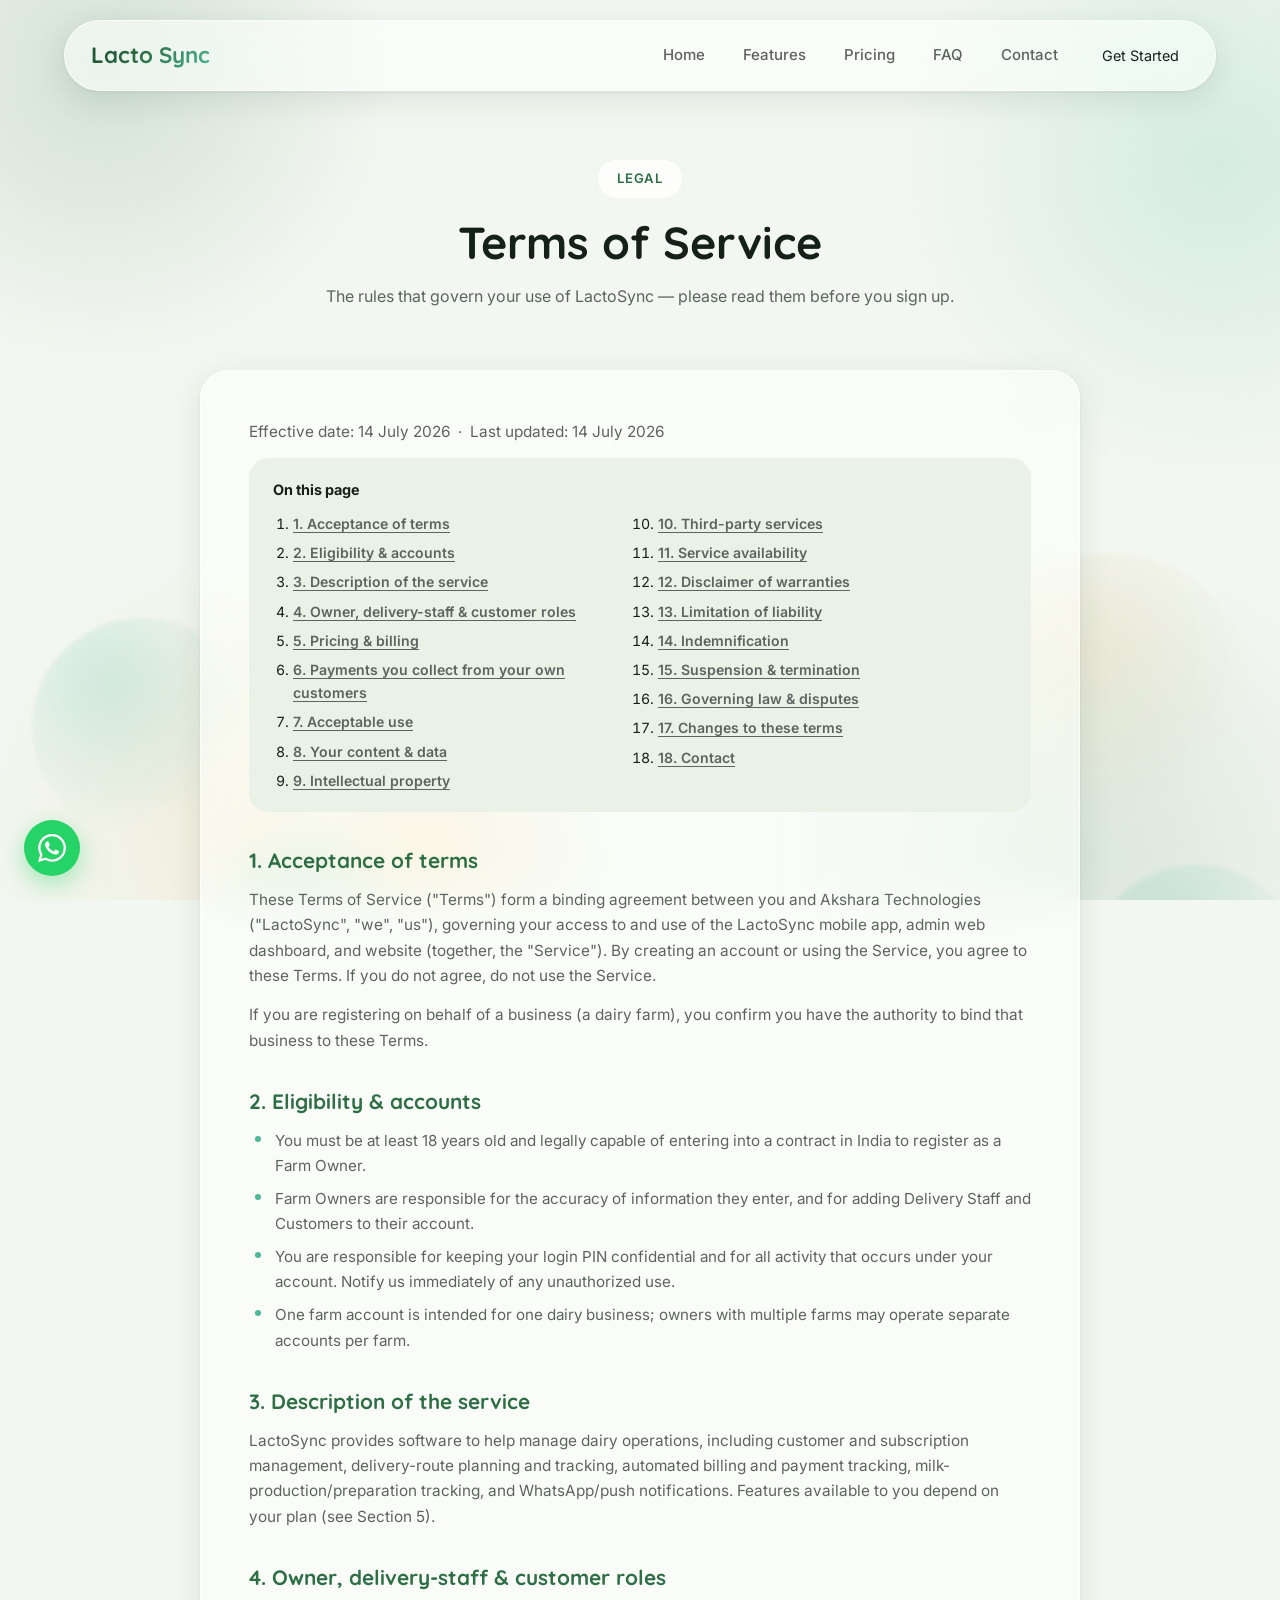
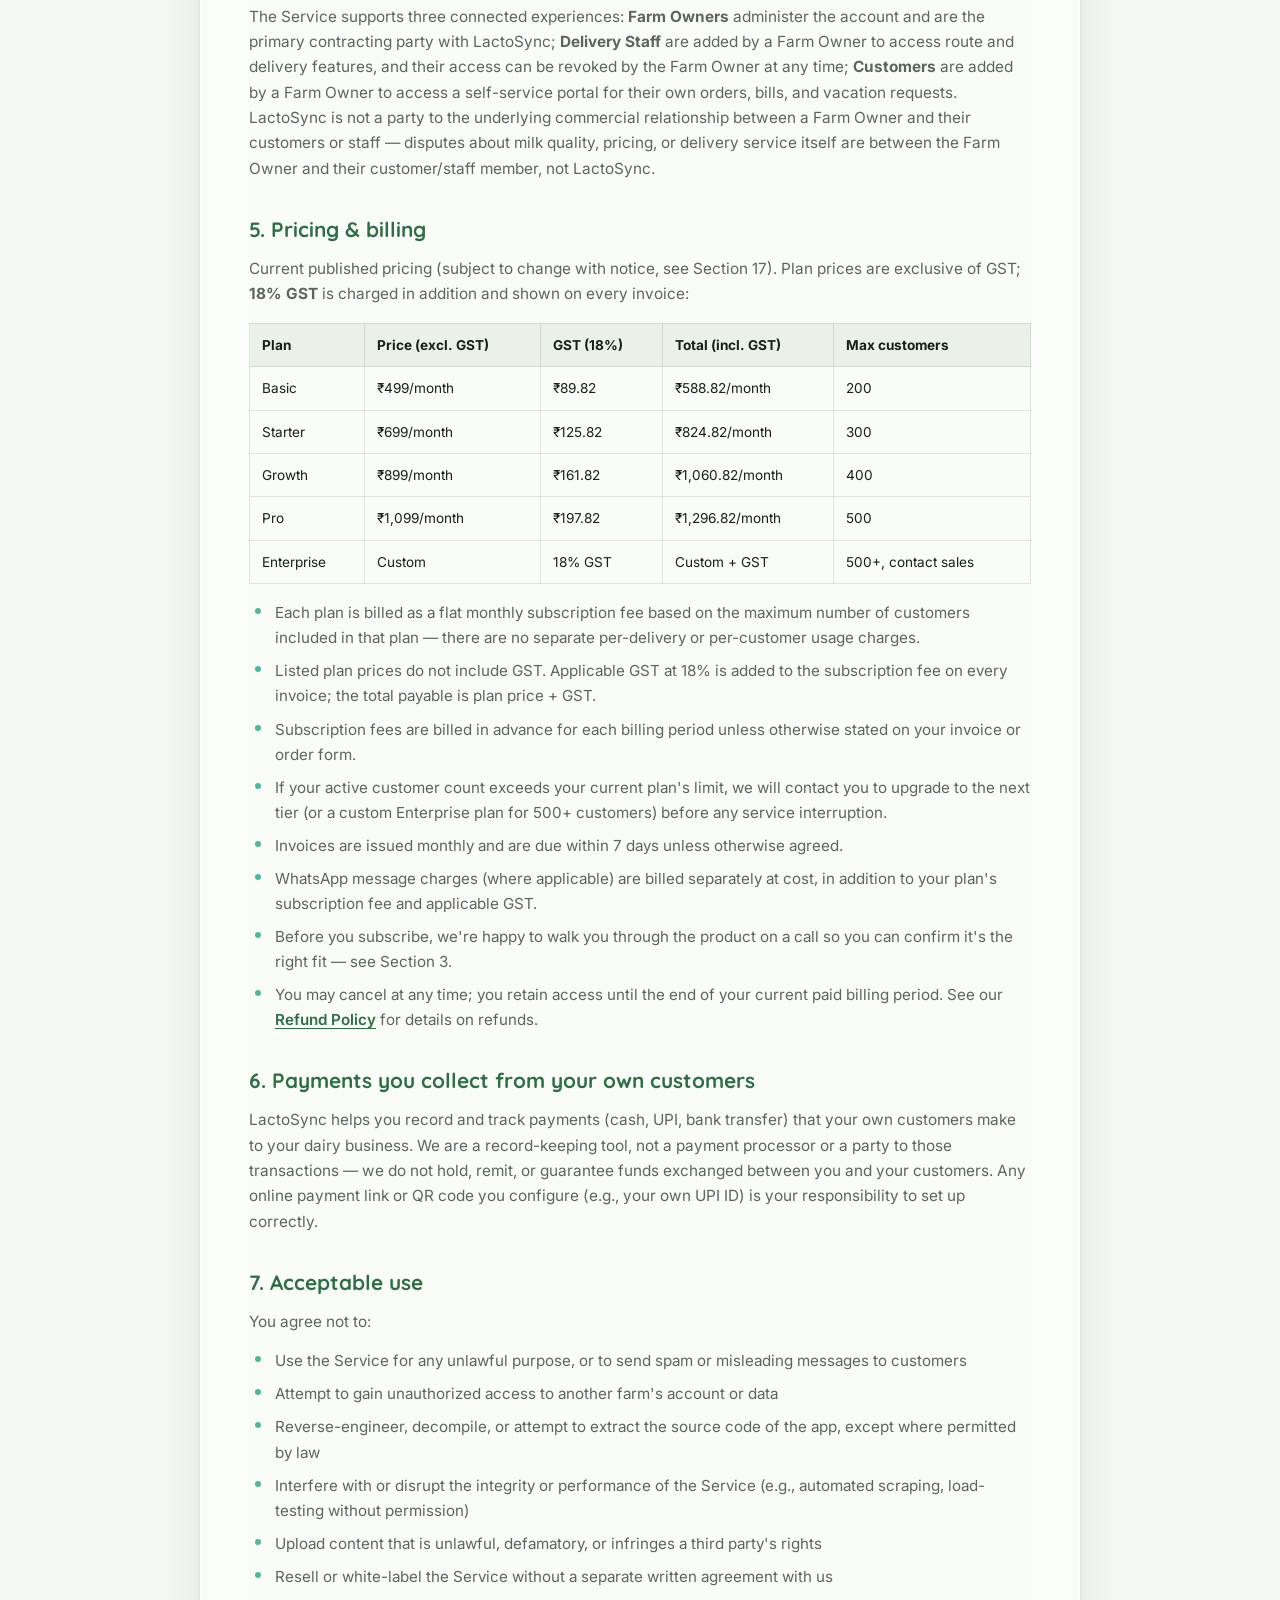
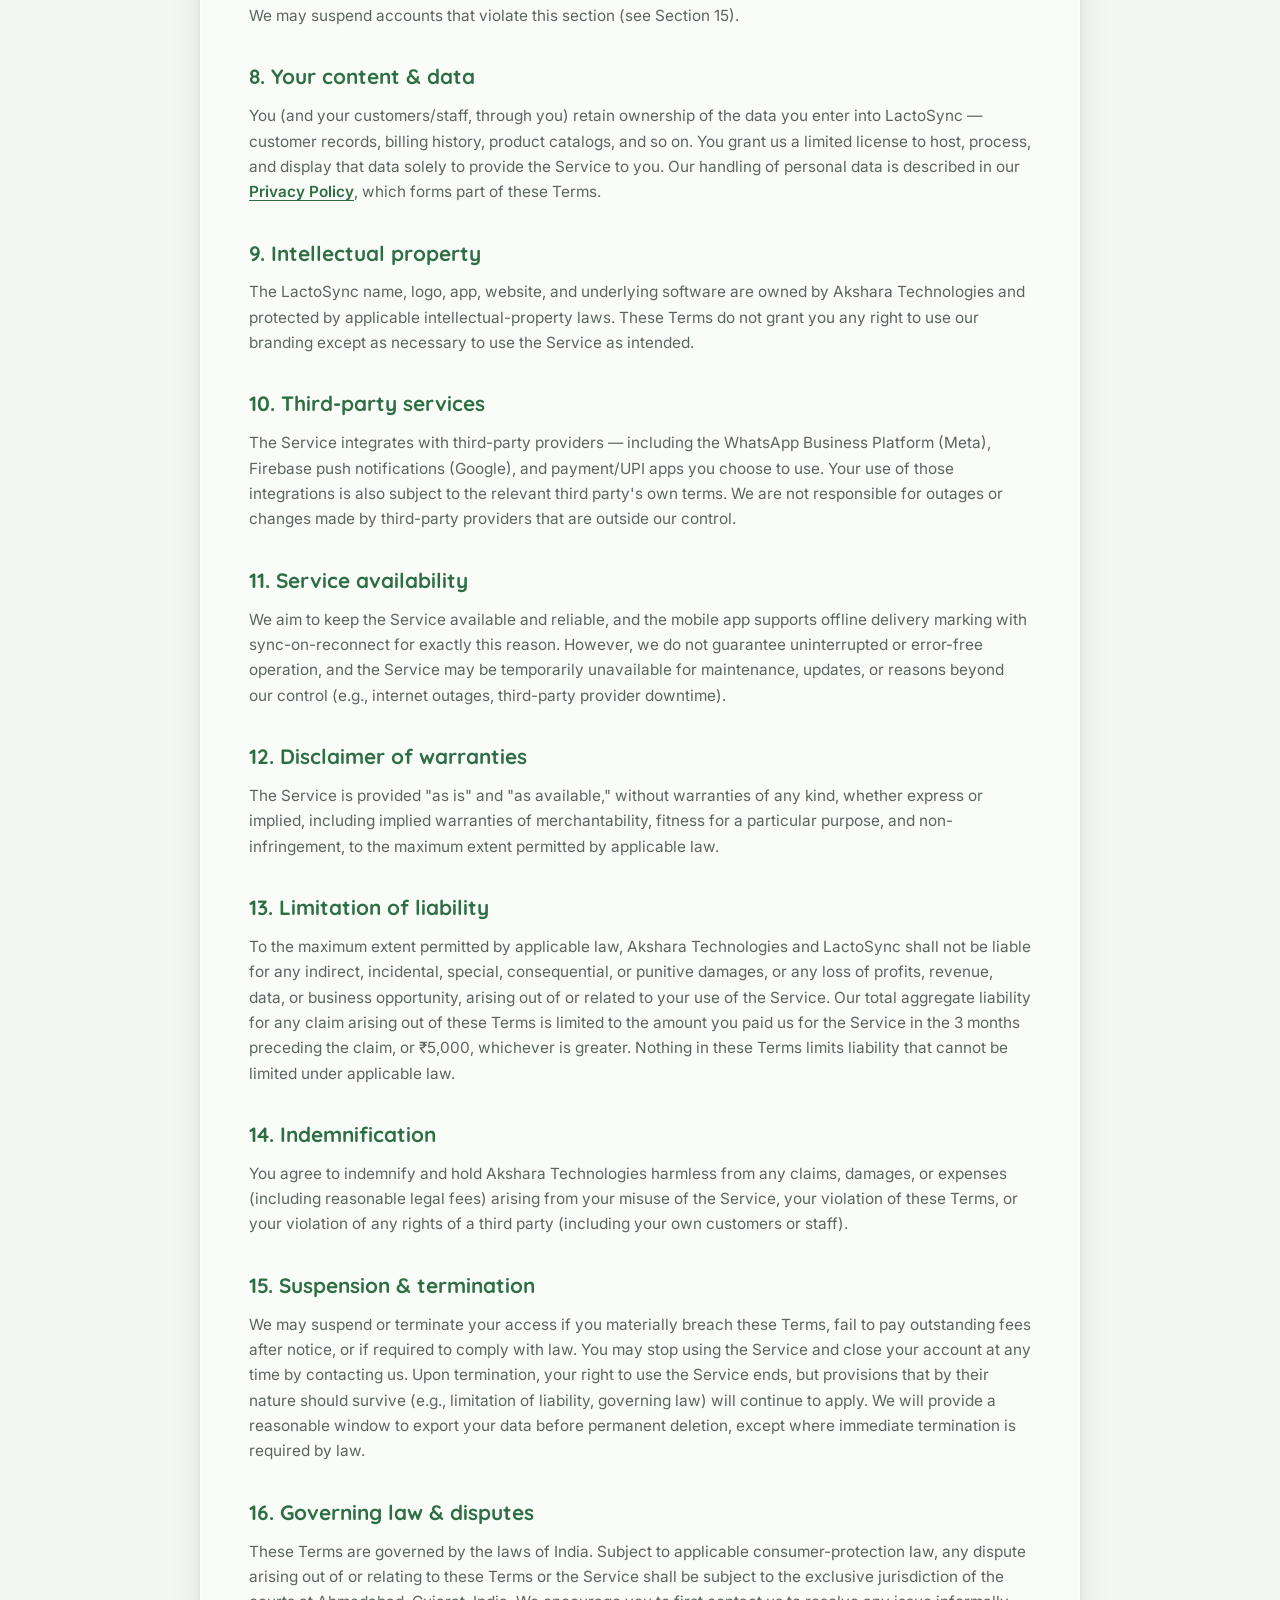
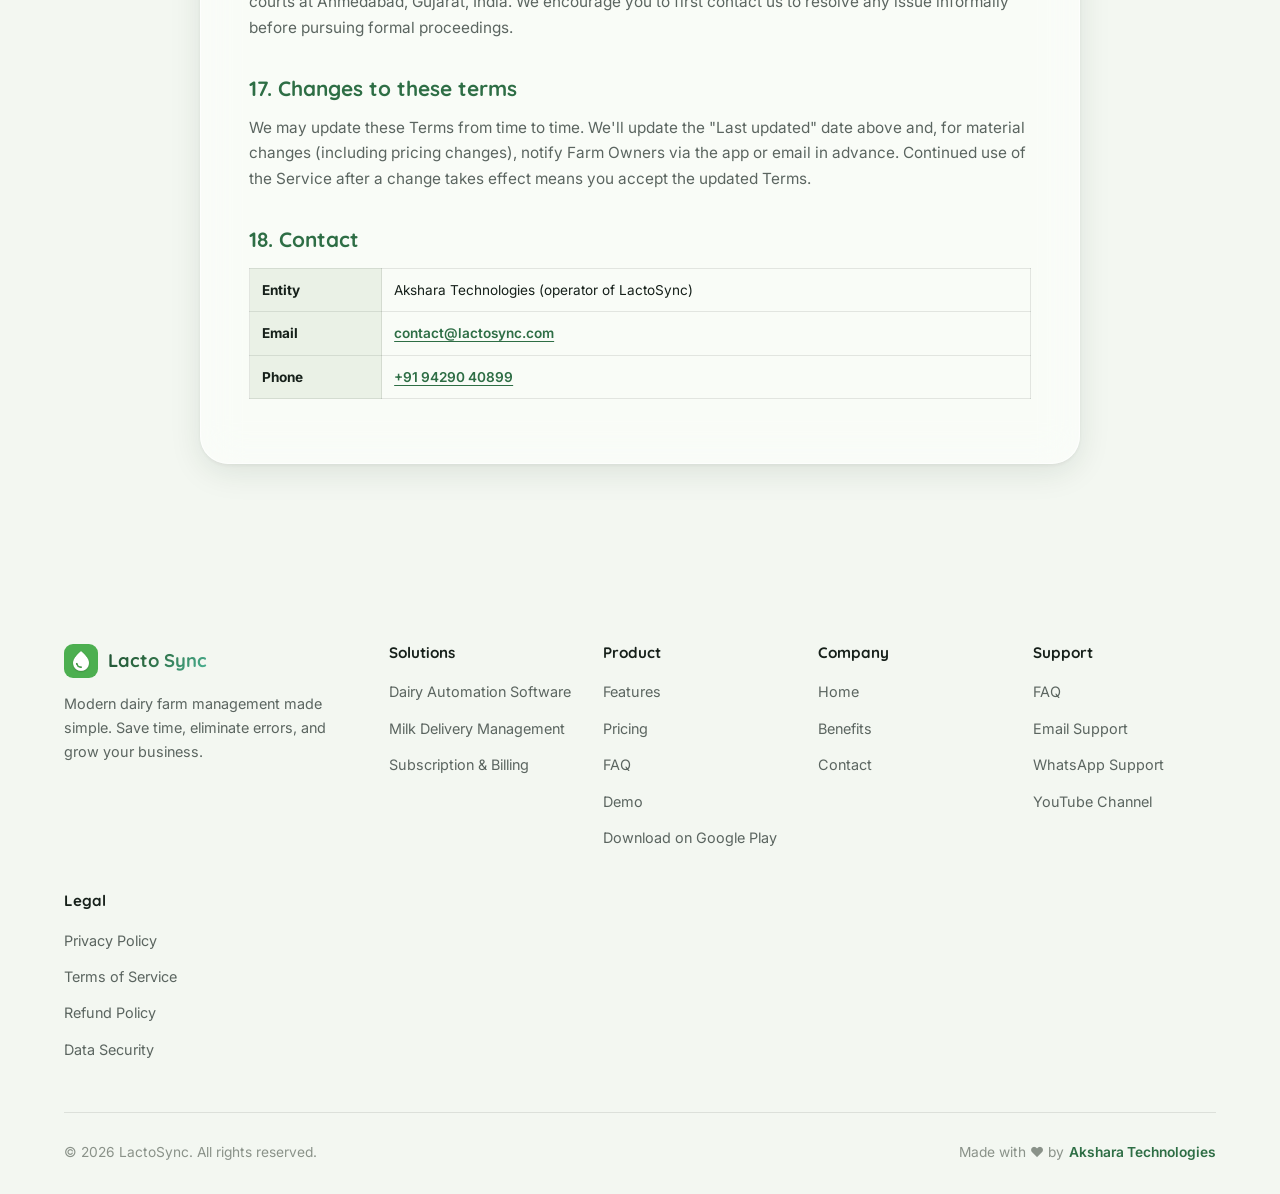
<file: terms.html>
<!DOCTYPE html>
<html lang="en">

<head>
    <meta charset="UTF-8">
    <meta name="viewport" content="width=device-width, initial-scale=1.0">
    <title>Terms of Service | LactoSync</title>
    <meta name="description" content="The terms that govern use of the LactoSync app and website by dairy farm owners, delivery staff and customers in India.">
    <meta name="robots" content="index, follow, max-snippet:-1, max-image-preview:large, max-video-preview:-1">
    <meta name="theme-color" content="#2E6E45">
    <link rel="canonical" href="https://lactosync.com/terms">
    <meta property="og:type" content="website">
    <meta property="og:site_name" content="LactoSync">
    <meta property="og:url" content="https://lactosync.com/terms">
    <meta property="og:title" content="Terms of Service | LactoSync">
    <meta property="og:description" content="The terms that govern use of the LactoSync app and website by dairy farm owners, delivery staff and customers in India.">
    <meta property="og:image" content="https://lactosync.com/assets/og/lactosync-og.jpg">
    <meta property="og:image:width" content="1200">
    <meta property="og:image:height" content="630">
    <meta property="og:image:alt" content="LactoSync terms of service">
    <meta property="og:locale" content="en_IN">
    <meta name="twitter:card" content="summary_large_image">
    <meta name="twitter:image" content="https://lactosync.com/assets/og/lactosync-og.jpg">
    <link rel="icon" type="image/png" href="assets/logo/favicon.png">
    <link rel="apple-touch-icon" href="assets/logo/favicon.png">
    <link rel="preconnect" href="https://fonts.googleapis.com">
    <link rel="preconnect" href="https://fonts.gstatic.com" crossorigin>
    <link rel="stylesheet" href="https://fonts.googleapis.com/css2?family=Quicksand:wght@500;600;700&family=Inter:wght@400;500;600;700;800&display=swap">
    <link rel="stylesheet" href="styles.css?v=20261026">
</head>

<body>
    <div class="floating-elements">
        <div class="float-element milk-drop"></div>
        <div class="float-element milk-drop"></div>
        <div class="float-element milk-drop"></div>
        <div class="float-element cow-icon"></div>
        <div class="float-element cow-icon"></div>
    </div>

    <div class="cursor-follower"></div>

    <nav class="navbar">
        <div class="container">
            <div class="nav-content">
                <div class="logo">
                    <a href="/"><span class="logo-text">Lacto Sync</span></a>
                </div>
                <ul class="nav-links">
                    <li><a href="/#home">Home</a></li>
                    <li><a href="/#features">Features</a></li>
                    <li><a href="/#pricing">Pricing</a></li>
                    <li><a href="/#faq">FAQ</a></li>
                    <li><a href="/#contact">Contact</a></li>
                    <li><a href="https://dairyfarm.lactosync.com/signup?utm_source=lactosync.com&amp;utm_medium=website&amp;utm_campaign=nav" class="btn-nav">Get Started</a></li>
                </ul>
                <div class="mobile-menu-btn">
                    <span></span>
                    <span></span>
                    <span></span>
                </div>
            </div>
        </div>
    </nav>

    <section class="legal-hero">
        <div class="container">
            <span class="section-tag">Legal</span>
            <h1>Terms of Service</h1>
            <p>The rules that govern your use of LactoSync — please read them before you sign up.</p>
        </div>
    </section>

    <section class="legal-body">
        <div class="container">
            <div class="legal-card">
                <p class="legal-meta">Effective date: 14 July 2026 &nbsp;·&nbsp; Last updated: 14 July 2026</p>

                <div class="legal-toc">
                    <p>On this page</p>
                    <ol>
                        <li><a href="#acceptance">1. Acceptance of terms</a></li>
                        <li><a href="#eligibility">2. Eligibility &amp; accounts</a></li>
                        <li><a href="#the-service">3. Description of the service</a></li>
                        <li><a href="#roles">4. Owner, delivery-staff &amp; customer roles</a></li>
                        <li><a href="#pricing">5. Pricing &amp; billing</a></li>
                        <li><a href="#payments">6. Payments you collect from your own customers</a></li>
                        <li><a href="#acceptable-use">7. Acceptable use</a></li>
                        <li><a href="#content">8. Your content &amp; data</a></li>
                        <li><a href="#ip">9. Intellectual property</a></li>
                        <li><a href="#third-party-services">10. Third-party services</a></li>
                        <li><a href="#availability">11. Service availability</a></li>
                        <li><a href="#disclaimer">12. Disclaimer of warranties</a></li>
                        <li><a href="#liability">13. Limitation of liability</a></li>
                        <li><a href="#indemnity">14. Indemnification</a></li>
                        <li><a href="#suspension">15. Suspension &amp; termination</a></li>
                        <li><a href="#law">16. Governing law &amp; disputes</a></li>
                        <li><a href="#changes">17. Changes to these terms</a></li>
                        <li><a href="#contact-us">18. Contact</a></li>
                    </ol>
                </div>

                <h2 id="acceptance">1. Acceptance of terms</h2>
                <p>
                    These Terms of Service ("Terms") form a binding agreement between you and Akshara Technologies
                    ("LactoSync", "we", "us"), governing your access to and use of the LactoSync mobile app, admin
                    web dashboard, and website (together, the "Service"). By creating an account or using the
                    Service, you agree to these Terms. If you do not agree, do not use the Service.
                </p>
                <p>
                    If you are registering on behalf of a business (a dairy farm), you confirm you have the
                    authority to bind that business to these Terms.
                </p>

                <h2 id="eligibility">2. Eligibility &amp; accounts</h2>
                <ul>
                    <li>You must be at least 18 years old and legally capable of entering into a contract in India
                        to register as a Farm Owner.</li>
                    <li>Farm Owners are responsible for the accuracy of information they enter, and for adding
                        Delivery Staff and Customers to their account.</li>
                    <li>You are responsible for keeping your login PIN confidential and for all activity that
                        occurs under your account. Notify us immediately of any unauthorized use.</li>
                    <li>One farm account is intended for one dairy business; owners with multiple farms may operate
                        separate accounts per farm.</li>
                </ul>

                <h2 id="the-service">3. Description of the service</h2>
                <p>
                    LactoSync provides software to help manage dairy operations, including customer and
                    subscription management, delivery-route planning and tracking, automated billing and payment
                    tracking, milk-production/preparation tracking, and WhatsApp/push notifications. Features
                    available to you depend on your plan (see Section 5).
                </p>

                <h2 id="roles">4. Owner, delivery-staff &amp; customer roles</h2>
                <p>
                    The Service supports three connected experiences: <strong>Farm Owners</strong> administer the
                    account and are the primary contracting party with LactoSync; <strong>Delivery Staff</strong>
                    are added by a Farm Owner to access route and delivery features, and their access can be
                    revoked by the Farm Owner at any time; <strong>Customers</strong> are added by a Farm Owner to
                    access a self-service portal for their own orders, bills, and vacation requests. LactoSync is
                    not a party to the underlying commercial relationship between a Farm Owner and their customers
                    or staff — disputes about milk quality, pricing, or delivery service itself are between the
                    Farm Owner and their customer/staff member, not LactoSync.
                </p>

                <h2 id="pricing">5. Pricing &amp; billing</h2>
                <p>Current published pricing (subject to change with notice, see Section 17). Plan prices are
                    exclusive of GST; <strong>18% GST</strong> is charged in addition and shown on every invoice:</p>
                <table>
                    <tr><th>Plan</th><th>Price (excl. GST)</th><th>GST (18%)</th><th>Total (incl. GST)</th><th>Max customers</th></tr>
                    <tr><td>Basic</td><td>₹499/month</td><td>₹89.82</td><td>₹588.82/month</td><td>200</td></tr>
                    <tr><td>Starter</td><td>₹699/month</td><td>₹125.82</td><td>₹824.82/month</td><td>300</td></tr>
                    <tr><td>Growth</td><td>₹899/month</td><td>₹161.82</td><td>₹1,060.82/month</td><td>400</td></tr>
                    <tr><td>Pro</td><td>₹1,099/month</td><td>₹197.82</td><td>₹1,296.82/month</td><td>500</td></tr>
                    <tr><td>Enterprise</td><td>Custom</td><td>18% GST</td><td>Custom + GST</td><td>500+, contact sales</td></tr>
                </table>
                <ul>
                    <li>Each plan is billed as a flat monthly subscription fee based on the maximum number of
                        customers included in that plan — there are no separate per-delivery or per-customer usage
                        charges.</li>
                    <li>Listed plan prices do not include GST. Applicable GST at 18% is added to the subscription
                        fee on every invoice; the total payable is plan price + GST.</li>
                    <li>Subscription fees are billed in advance for each billing period unless otherwise stated on
                        your invoice or order form.</li>
                    <li>If your active customer count exceeds your current plan's limit, we will contact you to
                        upgrade to the next tier (or a custom Enterprise plan for 500+ customers) before any service
                        interruption.</li>
                    <li>Invoices are issued monthly and are due within 7 days unless otherwise agreed.</li>
                    <li>WhatsApp message charges (where applicable) are billed separately at cost, in addition to
                        your plan's subscription fee and applicable GST.</li>
                    <li>Before you subscribe, we're happy to walk you through the product on a call so you can
                        confirm it's the right fit — see Section 3.</li>
                    <li>You may cancel at any time; you retain access until the end of your current paid billing
                        period. See our <a href="/refund-policy">Refund Policy</a> for details on refunds.</li>
                </ul>

                <h2 id="payments">6. Payments you collect from your own customers</h2>
                <p>
                    LactoSync helps you record and track payments (cash, UPI, bank transfer) that your own
                    customers make to your dairy business. We are a record-keeping tool, not a payment processor
                    or a party to those transactions — we do not hold, remit, or guarantee funds exchanged between
                    you and your customers. Any online payment link or QR code you configure (e.g., your own UPI
                    ID) is your responsibility to set up correctly.
                </p>

                <h2 id="acceptable-use">7. Acceptable use</h2>
                <p>You agree not to:</p>
                <ul>
                    <li>Use the Service for any unlawful purpose, or to send spam or misleading messages to
                        customers</li>
                    <li>Attempt to gain unauthorized access to another farm's account or data</li>
                    <li>Reverse-engineer, decompile, or attempt to extract the source code of the app, except where
                        permitted by law</li>
                    <li>Interfere with or disrupt the integrity or performance of the Service (e.g., automated
                        scraping, load-testing without permission)</li>
                    <li>Upload content that is unlawful, defamatory, or infringes a third party's rights</li>
                    <li>Resell or white-label the Service without a separate written agreement with us</li>
                </ul>
                <p>We may suspend accounts that violate this section (see Section 15).</p>

                <h2 id="content">8. Your content &amp; data</h2>
                <p>
                    You (and your customers/staff, through you) retain ownership of the data you enter into
                    LactoSync — customer records, billing history, product catalogs, and so on. You grant us a
                    limited license to host, process, and display that data solely to provide the Service to you.
                    Our handling of personal data is described in our <a href="/privacy">Privacy Policy</a>,
                    which forms part of these Terms.
                </p>

                <h2 id="ip">9. Intellectual property</h2>
                <p>
                    The LactoSync name, logo, app, website, and underlying software are owned by Akshara
                    Technologies and protected by applicable intellectual-property laws. These Terms do not grant
                    you any right to use our branding except as necessary to use the Service as intended.
                </p>

                <h2 id="third-party-services">10. Third-party services</h2>
                <p>
                    The Service integrates with third-party providers — including the WhatsApp Business Platform
                    (Meta), Firebase push notifications (Google), and payment/UPI apps you choose to use. Your use
                    of those integrations is also subject to the relevant third party's own terms. We are not
                    responsible for outages or changes made by third-party providers that are outside our control.
                </p>

                <h2 id="availability">11. Service availability</h2>
                <p>
                    We aim to keep the Service available and reliable, and the mobile app supports offline delivery
                    marking with sync-on-reconnect for exactly this reason. However, we do not guarantee
                    uninterrupted or error-free operation, and the Service may be temporarily unavailable for
                    maintenance, updates, or reasons beyond our control (e.g., internet outages, third-party
                    provider downtime).
                </p>

                <h2 id="disclaimer">12. Disclaimer of warranties</h2>
                <p>
                    The Service is provided "as is" and "as available," without warranties of any kind, whether
                    express or implied, including implied warranties of merchantability, fitness for a particular
                    purpose, and non-infringement, to the maximum extent permitted by applicable law.
                </p>

                <h2 id="liability">13. Limitation of liability</h2>
                <p>
                    To the maximum extent permitted by applicable law, Akshara Technologies and LactoSync shall not
                    be liable for any indirect, incidental, special, consequential, or punitive damages, or any
                    loss of profits, revenue, data, or business opportunity, arising out of or related to your use
                    of the Service. Our total aggregate liability for any claim arising out of these Terms is
                    limited to the amount you paid us for the Service in the 3 months preceding the claim, or ₹5,000,
                    whichever is greater. Nothing in these Terms limits liability that cannot be limited under
                    applicable law.
                </p>

                <h2 id="indemnity">14. Indemnification</h2>
                <p>
                    You agree to indemnify and hold Akshara Technologies harmless from any claims, damages, or
                    expenses (including reasonable legal fees) arising from your misuse of the Service, your
                    violation of these Terms, or your violation of any rights of a third party (including your own
                    customers or staff).
                </p>

                <h2 id="suspension">15. Suspension &amp; termination</h2>
                <p>
                    We may suspend or terminate your access if you materially breach these Terms, fail to pay
                    outstanding fees after notice, or if required to comply with law. You may stop using the
                    Service and close your account at any time by contacting us. Upon termination, your right to
                    use the Service ends, but provisions that by their nature should survive (e.g., limitation of
                    liability, governing law) will continue to apply. We will provide a reasonable window to export
                    your data before permanent deletion, except where immediate termination is required by law.
                </p>

                <h2 id="law">16. Governing law &amp; disputes</h2>
                <p>
                    These Terms are governed by the laws of India. Subject to applicable consumer-protection law,
                    any dispute arising out of or relating to these Terms or the Service shall be subject to the
                    exclusive jurisdiction of the courts at Ahmedabad, Gujarat, India. We encourage you to first
                    contact us to resolve any issue informally before pursuing formal proceedings.
                </p>

                <h2 id="changes">17. Changes to these terms</h2>
                <p>
                    We may update these Terms from time to time. We'll update the "Last updated" date above and,
                    for material changes (including pricing changes), notify Farm Owners via the app or email in
                    advance. Continued use of the Service after a change takes effect means you accept the updated
                    Terms.
                </p>

                <h2 id="contact-us">18. Contact</h2>
                <table>
                    <tr><th>Entity</th><td>Akshara Technologies (operator of LactoSync)</td></tr>
                    <tr><th>Email</th><td><a href="mailto:contact@lactosync.com">contact@lactosync.com</a></td></tr>
                    <tr><th>Phone</th><td><a href="tel:+919429040899">+91 94290 40899</a></td></tr>
                </table>
            </div>
        </div>
    </section>

    <footer class="footer">
        <div class="container">
            <div class="footer-content">
                <div class="footer-section">
                    <div class="footer-logo">
                        <img src="assets/logo/favicon.png" alt="LactoSync Logo" class="logo-icon" width="34" height="34" loading="lazy">
                        <span class="logo-text" style="font-size:1.15rem;">Lacto Sync</span>
                    </div>
                    <p>Modern dairy farm management made simple. Save time, eliminate errors, and grow your business.
                    </p>
                </div>
                <div class="footer-section">
                    <h4>Solutions</h4>
                    <ul>
                        <li><a href="/dairy-automation-software">Dairy Automation Software</a></li>
                        <li><a href="/milk-delivery-management-software">Milk Delivery Management</a></li>
                        <li><a href="/milk-subscription-billing-software">Subscription &amp; Billing</a></li>
                    </ul>
                </div>
                <div class="footer-section">
                    <h4>Product</h4>
                    <ul>
                        <li><a href="/#features">Features</a></li>
                        <li><a href="/#pricing">Pricing</a></li>
                        <li><a href="/#faq">FAQ</a></li>
                        <li><a href="#" class="schedule-demo-btn">Demo</a></li>
                        <li><a href="https://play.google.com/store/apps/details?id=com.aksharatech.lactosync" target="_blank" rel="noopener">Download on Google Play</a></li>
                    </ul>
                </div>
                <div class="footer-section">
                    <h4>Company</h4>
                    <ul>
                        <li><a href="/#home">Home</a></li>
                        <li><a href="/#benefits">Benefits</a></li>
                        <li><a href="/#contact">Contact</a></li>
                    </ul>
                </div>
                <div class="footer-section">
                    <h4>Support</h4>
                    <ul>
                        <li><a href="/#faq">FAQ</a></li>
                        <li><a href="mailto:contact@lactosync.com">Email Support</a></li>
                        <li><a href="https://wa.me/919429040899" target="_blank" rel="noopener">WhatsApp Support</a></li>
                        <li><a href="https://www.youtube.com/@LactoSync" target="_blank" rel="noopener">YouTube Channel</a></li>
                    </ul>
                </div>
                <div class="footer-section">
                    <h4>Legal</h4>
                    <ul>
                        <li><a href="/privacy">Privacy Policy</a></li>
                        <li><a href="/terms">Terms of Service</a></li>
                        <li><a href="/refund-policy">Refund Policy</a></li>
                        <li><a href="/privacy#data-security">Data Security</a></li>
                    </ul>
                </div>
            </div>
            <div class="footer-bottom">
                <p>&copy; 2026 LactoSync. All rights reserved.</p>
                <p class="credit">Made with &hearts; by <a href="https://aksharatech.com" target="_blank" rel="noopener">Akshara Technologies</a></p>
            </div>
        </div>
    </footer>

    <div id="demoModal" class="demo-modal">
        <div class="demo-modal-content">
            <button class="demo-modal-close">&times;</button>
            <div class="demo-modal-header">
                <h2>Schedule Your Free Demo</h2>
                <p>See how LactoSync can transform your dairy business in just 30 minutes</p>
            </div>
            <form id="demoForm" class="demo-form">
                <div class="form-row">
                    <div class="form-group">
                        <label for="fullName">Full Name *</label>
                        <input type="text" id="fullName" name="fullName" required placeholder="Your name" autocomplete="name">
                    </div>
                    <div class="form-group">
                        <label for="phone">Phone Number *</label>
                        <input type="tel" id="phone" name="phone" required placeholder="10-digit mobile number"
                            pattern="[0-9]{10}" inputmode="numeric" autocomplete="tel">
                    </div>
                </div>
                <div class="form-row">
                    <div class="form-group">
                        <label for="email">Email Address *</label>
                        <input type="email" id="email" name="email" required placeholder="you@example.com" autocomplete="email">
                    </div>
                    <div class="form-group">
                        <label for="dairyName">Dairy Farm Name</label>
                        <input type="text" id="dairyName" name="dairyName" placeholder="Optional">
                    </div>
                </div>
                <div class="form-group">
                    <label for="customerCount">Number of Customers</label>
                    <select id="customerCountSelect" name="customerCount">
                        <option value="">Select range</option>
                        <option value="1-200">1-200 customers (Basic)</option>
                        <option value="201-300">201-300 customers (Starter)</option>
                        <option value="301-400">301-400 customers (Growth)</option>
                        <option value="401-500">401-500 customers (Pro)</option>
                        <option value="500+">500+ customers (Enterprise)</option>
                    </select>
                </div>
                <div class="form-group">
                    <label for="message">Anything specific you'd like us to cover? (Optional)</label>
                    <textarea id="message" name="message" rows="2"
                        placeholder="E.g. WhatsApp billing, multi-route delivery, data import..."></textarea>
                </div>
                <div class="form-actions">
                    <button type="submit" class="btn btn-primary btn-large">Schedule Demo</button>
                    <button type="button" class="btn btn-outline btn-large demo-cancel">Cancel</button>
                </div>
                <div class="form-footer">
                    <p><span class="ico-check">✓</span> Free 30-minute demo &nbsp;&nbsp; <span class="ico-check">✓</span> No credit card required &nbsp;&nbsp; <span class="ico-check">✓</span> Instant confirmation</p>
                </div>
            </form>
        </div>
    </div>

    <a href="https://wa.me/919429040899?text=Hi%2C%20I%27d%20like%20to%20know%20more%20about%20LactoSync" target="_blank" rel="noopener" class="whatsapp-fab" aria-label="Chat with us on WhatsApp">
        <svg viewBox="0 0 24 24" fill="currentColor"><path d="M17.472 14.382c-.297-.149-1.758-.867-2.03-.967-.273-.099-.471-.148-.67.15-.197.297-.767.966-.94 1.164-.173.199-.347.223-.644.075-.297-.15-1.255-.463-2.39-1.475-.883-.788-1.48-1.761-1.653-2.059-.173-.297-.018-.458.13-.606.134-.133.298-.347.446-.52.149-.174.198-.298.298-.497.099-.198.05-.371-.025-.52-.075-.149-.669-1.612-.916-2.207-.242-.579-.487-.5-.669-.51-.173-.008-.371-.01-.57-.01-.198 0-.52.074-.792.372-.272.297-1.04 1.016-1.04 2.479 0 1.462 1.065 2.875 1.213 3.074.149.198 2.096 3.2 5.077 4.487.709.306 1.262.489 1.694.625.712.227 1.36.195 1.871.118.571-.085 1.758-.719 2.006-1.413.248-.694.248-1.289.173-1.413-.074-.124-.272-.198-.57-.347m-5.421 7.403h-.004a9.87 9.87 0 01-5.031-1.378l-.361-.214-3.741.982.998-3.648-.235-.374a9.86 9.86 0 01-1.51-5.26c.001-5.45 4.436-9.884 9.888-9.884 2.64 0 5.122 1.03 6.988 2.898a9.825 9.825 0 012.893 6.994c-.003 5.45-4.437 9.884-9.885 9.884m8.413-18.297A11.815 11.815 0 0012.05 0C5.495 0 .16 5.335.157 11.892c0 2.096.547 4.142 1.588 5.945L.057 24l6.305-1.654a11.882 11.882 0 005.683 1.448h.005c6.554 0 11.89-5.335 11.893-11.893a11.821 11.821 0 00-3.48-8.413Z"/></svg>
    </a>

    <script src="script.js?v=20260918" defer></script>
</body>

</html>
</file>
<file: styles.css>
/* ==========================================================================
   LactoSync — Design System
   Liquid-glass / glassmorphism redesign, unified with the LactoSync mobile
   app's brand palette (forest green #386948 primary, teal-green #4DB89A
   accent, Quicksand display type).
   Fonts (Quicksand/Inter) are loaded via <link rel="stylesheet"> in each
   page's <head>, not @import — @import blocks CSS parsing until the
   imported file itself is fetched, resolved, and parsed, adding a serial
   network round-trip before the browser can render anything. A <link> in
   <head> lets the font CSS and this stylesheet fetch in parallel.
   ========================================================================== */

:root {
    /* Brand */
    --primary-color: #2E6E45;
    --primary-dark: #1F4E31;
    --primary-light: #4DB89A;
    --secondary-color: #4DB89A;
    --accent-gold: #D9A441;

    --success-color: #1E8E5A;
    --warning-color: #B9770A;
    --danger-color: #C0392B;

    /* Surfaces */
    --bg-color: #F3F7F1;
    --bg-color-alt: #EAF1E6;
    --text-primary: #16201A;
    --text-secondary: #5B6560;
    --text-light: #8A9289;
    --border-color: rgba(22, 32, 26, 0.10);

    /* Glass */
    --glass-bg: rgba(255, 255, 255, 0.58);
    --glass-bg-strong: rgba(255, 255, 255, 0.80);
    --glass-bg-soft: rgba(255, 255, 255, 0.38);
    --glass-border: rgba(255, 255, 255, 0.65);
    --glass-shadow: 0 8px 32px rgba(20, 45, 30, 0.10), 0 1.5px 4px rgba(20, 45, 30, 0.06);
    --glass-shadow-lg: 0 24px 64px rgba(20, 45, 30, 0.16), 0 4px 16px rgba(20, 45, 30, 0.08);
    --glass-blur: blur(20px) saturate(180%);

    /* Gradients */
    --gradient-brand: linear-gradient(135deg, #2E6E45 0%, #4DB89A 100%);
    --gradient-warm: linear-gradient(135deg, #4DB89A 0%, #D9A441 100%);
    --gradient-text: linear-gradient(135deg, #1F4E31 0%, #2E6E45 45%, #4DB89A 100%);

    /* Shape */
    --radius-sm: 12px;
    --radius-md: 20px;
    --radius-lg: 28px;
    --radius-xl: 36px;
    --radius-full: 999px;

    /* Type */
    --font-heading: 'Quicksand', 'Inter', sans-serif;
    --font-body: 'Inter', sans-serif;

    --container-width: 1200px;
    --transition: all 0.3s cubic-bezier(0.4, 0, 0.2, 1);
}

@media (prefers-color-scheme: dark) {
    :root {
        --primary-color: #4DB89A;
        --primary-dark: #3A9C81;
        --primary-light: #6ECDB2;
        --secondary-color: #4DB89A;

        --bg-color: #101512;
        --bg-color-alt: #151C18;
        --text-primary: #E8EDE9;
        --text-secondary: #9FAAA3;
        --text-light: #6E7871;
        --border-color: rgba(255, 255, 255, 0.10);

        --glass-bg: rgba(28, 36, 32, 0.55);
        --glass-bg-strong: rgba(28, 36, 32, 0.78);
        --glass-bg-soft: rgba(28, 36, 32, 0.35);
        --glass-border: rgba(255, 255, 255, 0.10);
        --glass-shadow: 0 8px 32px rgba(0, 0, 0, 0.35), 0 1.5px 4px rgba(0, 0, 0, 0.2);
        --glass-shadow-lg: 0 24px 64px rgba(0, 0, 0, 0.45), 0 4px 16px rgba(0, 0, 0, 0.25);

        --gradient-text: linear-gradient(135deg, #4DB89A 0%, #6ECDB2 60%, #D9A441 100%);
    }
}

/* ==========================================================================
   Reset & base
   ========================================================================== */

* {
    margin: 0;
    padding: 0;
    box-sizing: border-box;
}

html {
    scroll-behavior: smooth;
}

section[id] {
    scroll-margin-top: 90px;
}

body {
    font-family: var(--font-body);
    color: var(--text-primary);
    background: var(--bg-color);
    line-height: 1.65;
    overflow-x: hidden;
    -webkit-font-smoothing: antialiased;
    position: relative;
}

@media (prefers-reduced-motion: reduce) {
    html {
        scroll-behavior: auto;
    }

    *,
    *::before,
    *::after {
        animation-duration: 0.001ms !important;
        animation-iteration-count: 1 !important;
        transition-duration: 0.001ms !important;
        scroll-behavior: auto !important;
    }
}

img {
    max-width: 100%;
    display: block;
}

a {
    text-decoration: none;
    color: inherit;
}

ul {
    list-style: none;
}

button {
    font-family: inherit;
    cursor: pointer;
}

h1, h2, h3, h4 {
    font-family: var(--font-heading);
    font-weight: 700;
    line-height: 1.2;
    color: var(--text-primary);
}

:focus-visible {
    outline: 2.5px solid var(--primary-light);
    outline-offset: 3px;
    border-radius: 6px;
}

.container {
    max-width: var(--container-width);
    margin: 0 auto;
    padding: 0 24px;
}

/* ==========================================================================
   Ambient background — liquid glass blobs
   ========================================================================== */

body::before {
    content: '';
    position: fixed;
    inset: 0;
    z-index: -2;
    background:
        radial-gradient(38vw 38vw at 8% 8%, rgba(46, 110, 69, 0.16), transparent 60%),
        radial-gradient(42vw 42vw at 95% 18%, rgba(77, 184, 154, 0.18), transparent 60%),
        radial-gradient(36vw 36vw at 20% 92%, rgba(217, 164, 65, 0.12), transparent 60%),
        radial-gradient(40vw 40vw at 85% 95%, rgba(46, 110, 69, 0.12), transparent 60%);
    background-color: var(--bg-color);
}

.floating-elements {
    position: fixed;
    inset: 0;
    z-index: -1;
    overflow: hidden;
    pointer-events: none;
}

.float-element {
    position: absolute;
    border-radius: 50%;
    filter: blur(2px);
    opacity: 0.55;
    animation: drift 26s ease-in-out infinite;
}

.float-element.milk-drop {
    width: 220px;
    height: 220px;
    background: radial-gradient(circle at 35% 30%, rgba(77, 184, 154, 0.35), rgba(77, 184, 154, 0) 70%);
}

.float-element.milk-drop:nth-child(2) {
    animation-duration: 32s;
    animation-delay: -6s;
}

.float-element.milk-drop:nth-child(3) {
    animation-duration: 22s;
    animation-delay: -14s;
}

.float-element.cow-icon {
    width: 280px;
    height: 280px;
    background: radial-gradient(circle at 40% 35%, rgba(217, 164, 65, 0.22), rgba(217, 164, 65, 0) 70%);
    animation-duration: 34s;
}

.float-element.cow-icon:nth-child(5) {
    animation-delay: -10s;
    animation-duration: 28s;
}

@keyframes drift {
    0%, 100% { transform: translate(0, 0) scale(1); }
    33% { transform: translate(4vw, 6vh) scale(1.08); }
    66% { transform: translate(-3vw, -4vh) scale(0.95); }
}

.hero-particle {
    will-change: transform, opacity;
}

.cursor-follower {
    position: fixed;
    width: 28px;
    height: 28px;
    border: 1.5px solid var(--primary-color);
    border-radius: 50%;
    pointer-events: none;
    z-index: 9999;
    opacity: 0;
    transition: opacity 0.3s ease, transform 0.15s ease, border-color 0.3s ease;
    transform: translate(-50%, -50%);
    mix-blend-mode: normal;
    display: none;
}

@media (hover: hover) and (pointer: fine) {
    .cursor-follower {
        display: block;
    }
}

/* ==========================================================================
   Buttons
   ========================================================================== */

.btn {
    position: relative;
    display: inline-flex;
    align-items: center;
    justify-content: center;
    gap: 8px;
    padding: 14px 30px;
    border-radius: var(--radius-full);
    font-weight: 600;
    font-size: 0.98rem;
    border: none;
    transition: var(--transition);
    overflow: hidden;
    white-space: nowrap;
}

.btn-primary {
    background: var(--gradient-brand);
    color: #fff;
    box-shadow: 0 10px 24px rgba(46, 110, 69, 0.32);
}

.btn-primary:hover {
    transform: translateY(-2px);
    box-shadow: 0 14px 32px rgba(46, 110, 69, 0.4);
}

.btn-secondary {
    background: var(--glass-bg-strong);
    backdrop-filter: var(--glass-blur);
    -webkit-backdrop-filter: var(--glass-blur);
    color: var(--primary-dark);
    border: 1px solid var(--glass-border);
}

.btn-secondary:hover {
    transform: translateY(-2px);
    box-shadow: var(--glass-shadow);
}

.btn-outline {
    background: transparent;
    color: var(--primary-color);
    border: 1.5px solid var(--primary-color);
}

.btn-outline:hover {
    background: var(--primary-color);
    color: #fff;
    transform: translateY(-2px);
}

.btn-large {
    padding: 17px 38px;
    font-size: 1.05rem;
}

.btn-nav {
    padding: 10px 22px;
    font-size: 0.9rem;
}

.btn-loading {
    color: transparent !important;
    pointer-events: none;
}

.btn-loading::after {
    content: '';
    position: absolute;
    width: 18px;
    height: 18px;
    border: 2.5px solid rgba(255, 255, 255, 0.5);
    border-top-color: #fff;
    border-radius: 50%;
    animation: spin 0.7s linear infinite;
}

@keyframes spin {
    to { transform: rotate(360deg); }
}

/* ==========================================================================
   Navbar
   ========================================================================== */

.navbar {
    position: fixed;
    top: 0;
    left: 0;
    right: 0;
    z-index: 1000;
    padding: 20px 0;
    transition: var(--transition);
}

.navbar.scrolled {
    padding: 12px 0;
}

.nav-content {
    display: flex;
    align-items: center;
    justify-content: space-between;
    background: var(--glass-bg);
    backdrop-filter: var(--glass-blur);
    -webkit-backdrop-filter: var(--glass-blur);
    border: 1px solid var(--glass-border);
    border-radius: var(--radius-full);
    padding: 12px 14px 12px 26px;
    box-shadow: var(--glass-shadow);
    transition: var(--transition);
}

.logo-text {
    font-family: var(--font-heading);
    font-weight: 700;
    font-size: 1.4rem;
    background: var(--gradient-text);
    -webkit-background-clip: text;
    background-clip: text;
    -webkit-text-fill-color: transparent;
}

.nav-links {
    display: flex;
    align-items: center;
    gap: 6px;
}

.nav-links li a:not(.btn-nav) {
    display: inline-block;
    padding: 10px 16px;
    border-radius: var(--radius-full);
    font-weight: 500;
    font-size: 0.94rem;
    color: var(--text-secondary);
    transition: var(--transition);
}

.nav-links li a:not(.btn-nav):hover {
    color: var(--primary-dark);
    background: rgba(46, 110, 69, 0.08);
}

.mobile-menu-btn {
    display: none;
    flex-direction: column;
    gap: 5px;
    padding: 8px;
    cursor: pointer;
}

.mobile-menu-btn span {
    width: 22px;
    height: 2.5px;
    background: var(--text-primary);
    border-radius: 2px;
    transition: var(--transition);
}

.mobile-menu-btn.active span:nth-child(1) {
    transform: translateY(7.5px) rotate(45deg);
}

.mobile-menu-btn.active span:nth-child(2) {
    opacity: 0;
}

.mobile-menu-btn.active span:nth-child(3) {
    transform: translateY(-7.5px) rotate(-45deg);
}

/* ==========================================================================
   Section shell
   ========================================================================== */

section {
    padding: 110px 0;
    position: relative;
}

.section-header {
    text-align: center;
    max-width: 640px;
    margin: 0 auto 56px;
}

.section-tag {
    display: inline-block;
    padding: 7px 18px;
    border-radius: var(--radius-full);
    background: var(--glass-bg-strong);
    backdrop-filter: var(--glass-blur);
    -webkit-backdrop-filter: var(--glass-blur);
    border: 1px solid var(--glass-border);
    color: var(--primary-color);
    font-weight: 600;
    font-size: 0.82rem;
    letter-spacing: 0.06em;
    text-transform: uppercase;
    margin-bottom: 18px;
}

.section-header h2 {
    font-size: clamp(1.9rem, 3.4vw, 2.6rem);
    margin-bottom: 14px;
}

.section-header p {
    color: var(--text-secondary);
    font-size: 1.08rem;
}

/* Cards in repeated grids: translucent surface WITHOUT backdrop-filter.
   Stacking blur on dozens of simultaneous elements (9 feature cards, 4
   problem cards, etc.) is expensive to paint — a flat tinted surface reads
   as "glass" almost as well at a fraction of the render cost. */
.problem-card,
.feature-card,
.who-card,
.benefit-card,
.step-card,
.contact-card,
.faq-category {
    background: var(--glass-bg-strong);
    border: 1px solid var(--glass-border);
    border-radius: var(--radius-lg);
    box-shadow: var(--glass-shadow);
    transition: var(--transition);
}

/* Fewer, higher-impact elements keep the full blurred liquid-glass treatment */
.pricing-matrix,
.highlight-card {
    background: var(--glass-bg);
    backdrop-filter: var(--glass-blur);
    -webkit-backdrop-filter: var(--glass-blur);
    border: 1px solid var(--glass-border);
    border-radius: var(--radius-lg);
    box-shadow: var(--glass-shadow);
    transition: var(--transition);
}

.icon-badge {
    width: 56px;
    height: 56px;
    border-radius: var(--radius-md);
    display: flex;
    align-items: center;
    justify-content: center;
    background: var(--gradient-brand);
    color: #fff;
    box-shadow: 0 8px 20px rgba(46, 110, 69, 0.28);
}

.icon-badge svg {
    width: 26px;
    height: 26px;
    stroke: currentColor;
}

/* ==========================================================================
   Hero
   ========================================================================== */

.hero {
    padding: 170px 0 120px;
    min-height: 92vh;
    display: flex;
    align-items: center;
    position: relative;
    overflow: hidden;
}

.hero-content {
    display: grid;
    grid-template-columns: 1.1fr 0.9fr;
    gap: 60px;
    align-items: center;
}

.hero-title {
    font-size: clamp(2.4rem, 5vw, 3.6rem);
    margin-bottom: 22px;
    letter-spacing: -0.01em;
}

.gradient-text {
    background: var(--gradient-text);
    -webkit-background-clip: text;
    background-clip: text;
    -webkit-text-fill-color: transparent;
}

.hero-description {
    font-size: 1.12rem;
    color: var(--text-secondary);
    max-width: 560px;
    margin-bottom: 34px;
}

.hero-stats {
    display: flex;
    gap: 14px;
    margin-bottom: 38px;
    flex-wrap: wrap;
}

.stat-item {
    background: var(--glass-bg);
    backdrop-filter: var(--glass-blur);
    -webkit-backdrop-filter: var(--glass-blur);
    border: 1px solid var(--glass-border);
    border-radius: var(--radius-md);
    padding: 16px 22px;
    box-shadow: var(--glass-shadow);
    min-width: 120px;
}

.stat-number {
    font-family: var(--font-heading);
    font-size: 1.7rem;
    font-weight: 700;
    color: var(--primary-color);
}

.stat-label {
    font-size: 0.82rem;
    color: var(--text-secondary);
    margin-top: 2px;
}

.hero-buttons {
    display: flex;
    gap: 16px;
    flex-wrap: wrap;
}

.hero-image {
    display: flex;
    justify-content: center;
    perspective: 1200px;
}

.phone-mockup {
    width: 280px;
    border-radius: 40px;
    padding: 14px;
    background: var(--glass-bg-strong);
    backdrop-filter: var(--glass-blur);
    -webkit-backdrop-filter: var(--glass-blur);
    border: 1px solid var(--glass-border);
    box-shadow: var(--glass-shadow-lg);
    transition: transform 0.2s ease-out;
    /* Promote to its own compositor layer so the parallax translate/rotate
       transform is composited, not re-rasterized every frame — keeps the
       screenshot inside crisp instead of turning soft while it moves. */
    will-change: transform;
    backface-visibility: hidden;
    transform: translateZ(0);
}

.phone-screen {
    border-radius: 28px;
    overflow: hidden;
    aspect-ratio: 9 / 18;
    background: var(--gradient-brand);
    /* Isolate from the parent's backdrop-filter/transform compositing so the
       image inside renders at native sharpness. */
    transform: translateZ(0);
}

.phone-screen img {
    width: 100%;
    height: 100%;
    object-fit: cover;
    object-position: top center;
}

/* ==========================================================================
   Problem section
   ========================================================================== */

.problem-grid {
    display: grid;
    grid-template-columns: repeat(auto-fit, minmax(210px, 1fr));
    gap: 22px;
}

.problem-card {
    padding: 32px 26px;
    text-align: left;
}

.problem-card:hover {
    transform: translateY(-6px);
    box-shadow: var(--glass-shadow-lg);
}

.problem-icon {
    width: 52px;
    height: 52px;
    border-radius: var(--radius-md);
    display: flex;
    align-items: center;
    justify-content: center;
    background: rgba(192, 57, 43, 0.12);
    color: var(--danger-color);
    margin-bottom: 18px;
}

.problem-icon svg {
    width: 24px;
    height: 24px;
}

.problem-card h3 {
    font-size: 1.12rem;
    margin-bottom: 8px;
}

.problem-card p {
    color: var(--text-secondary);
    font-size: 0.95rem;
}

/* ==========================================================================
   Features
   ========================================================================== */

.features-grid {
    display: grid;
    grid-template-columns: repeat(3, 1fr);
    gap: 24px;
}

.feature-card {
    padding: 34px 30px;
}

.feature-card:hover {
    transform: translateY(-8px);
    box-shadow: var(--glass-shadow-lg);
    border-color: rgba(46, 110, 69, 0.3);
}

.feature-icon {
    width: 56px;
    height: 56px;
    border-radius: var(--radius-md);
    display: flex;
    align-items: center;
    justify-content: center;
    background: var(--gradient-brand);
    color: #fff;
    margin-bottom: 20px;
    box-shadow: 0 8px 20px rgba(46, 110, 69, 0.28);
}

.feature-icon svg {
    width: 26px;
    height: 26px;
}

.feature-card h3 {
    font-size: 1.2rem;
    margin-bottom: 10px;
}

.feature-card > p {
    color: var(--text-secondary);
    font-size: 0.96rem;
    margin-bottom: 18px;
}

.feature-list li {
    position: relative;
    padding-left: 24px;
    font-size: 0.92rem;
    color: var(--text-secondary);
    margin-bottom: 9px;
}

.feature-list li::before {
    content: '';
    position: absolute;
    left: 0;
    top: 7px;
    width: 14px;
    height: 14px;
    border-radius: 50%;
    background: rgba(46, 110, 69, 0.14);
    box-shadow: inset 0 0 0 2px var(--primary-color);
}

/* ==========================================================================
   Who section
   ========================================================================== */

.who-grid {
    display: grid;
    grid-template-columns: repeat(3, 1fr);
    gap: 24px;
}

.who-card {
    padding: 36px 30px;
    text-align: center;
}

.who-card:hover {
    transform: translateY(-6px);
    box-shadow: var(--glass-shadow-lg);
}

.who-icon {
    width: 60px;
    height: 60px;
    margin: 0 auto 18px;
    border-radius: var(--radius-md);
    display: flex;
    align-items: center;
    justify-content: center;
    background: var(--gradient-warm);
    color: #fff;
    box-shadow: 0 8px 20px rgba(217, 164, 65, 0.3);
}

.who-icon svg {
    width: 28px;
    height: 28px;
}

.who-card h3 {
    font-size: 1.15rem;
    margin-bottom: 6px;
}

.who-card > p {
    color: var(--primary-color);
    font-weight: 600;
    font-size: 0.92rem;
    margin-bottom: 16px;
}

.who-card ul li {
    font-size: 0.92rem;
    color: var(--text-secondary);
    padding: 6px 0;
    border-top: 1px solid var(--border-color);
}

.who-card ul li:first-child {
    border-top: none;
}

/* ==========================================================================
   Benefits
   ========================================================================== */

.benefits-grid {
    display: grid;
    grid-template-columns: repeat(3, 1fr);
    gap: 22px;
}

.benefit-card {
    padding: 30px 26px;
    position: relative;
    overflow: hidden;
}

.benefit-card:hover {
    transform: translateY(-6px);
    box-shadow: var(--glass-shadow-lg);
}

.benefit-number {
    font-family: var(--font-heading);
    font-size: 2.1rem;
    font-weight: 700;
    background: var(--gradient-text);
    -webkit-background-clip: text;
    background-clip: text;
    -webkit-text-fill-color: transparent;
    margin-bottom: 10px;
    display: block;
}

.benefit-card h3 {
    font-size: 1.08rem;
    margin-bottom: 8px;
}

.benefit-card p {
    color: var(--text-secondary);
    font-size: 0.94rem;
}

/* ==========================================================================
   How it works
   ========================================================================== */

.steps-grid {
    display: flex;
    align-items: center;
    justify-content: center;
    gap: 18px;
    flex-wrap: wrap;
}

.step-card {
    flex: 1;
    min-width: 240px;
    max-width: 320px;
    padding: 32px 26px;
    text-align: center;
}

.step-number {
    width: 44px;
    height: 44px;
    margin: 0 auto 16px;
    border-radius: 50%;
    display: flex;
    align-items: center;
    justify-content: center;
    background: var(--gradient-brand);
    color: #fff;
    font-family: var(--font-heading);
    font-weight: 700;
    font-size: 1.15rem;
    box-shadow: 0 8px 20px rgba(46, 110, 69, 0.3);
}

.step-content h3 {
    font-size: 1.1rem;
    margin-bottom: 8px;
}

.step-content p {
    color: var(--text-secondary);
    font-size: 0.92rem;
}

.step-arrow {
    font-size: 1.5rem;
    color: var(--primary-light);
    flex-shrink: 0;
}

/* ==========================================================================
   Pricing
   ========================================================================== */

.pricing-highlight {
    display: flex;
    justify-content: center;
    margin-bottom: 40px;
}

.highlight-card {
    padding: 18px 32px;
    text-align: center;
    background: var(--gradient-warm);
    border: none;
    color: #fff;
}

.highlight-card h3 {
    color: #fff;
    font-size: 1.05rem;
    margin-bottom: 4px;
}

.highlight-card p {
    color: rgba(255, 255, 255, 0.92);
    font-size: 0.92rem;
}

.pricing-gst-notice {
    text-align: center;
    max-width: 720px;
    margin: 0 auto 28px;
    padding: 12px 20px;
    font-size: 0.92rem;
    line-height: 1.5;
    color: var(--text-secondary);
    background: rgba(46, 110, 69, 0.06);
    border: 1px solid rgba(46, 110, 69, 0.16);
    border-radius: var(--radius-sm);
}

.pricing-gst-notice strong {
    color: var(--primary-dark);
}

.pricing-matrix {
    background: var(--glass-bg);
    backdrop-filter: var(--glass-blur);
    -webkit-backdrop-filter: var(--glass-blur);
    border: 1px solid var(--glass-border);
    border-radius: var(--radius-lg);
    box-shadow: var(--glass-shadow);
    overflow-x: auto;
    -webkit-overflow-scrolling: touch;
    margin-bottom: 40px;
}

.pricing-matrix table {
    width: 100%;
    border-collapse: collapse;
    min-width: 760px;
}

.pricing-matrix thead th {
    padding: 18px 14px 16px;
    vertical-align: bottom;
    background: rgba(46, 110, 69, 0.04);
    border-bottom: 1px solid var(--border-color);
    font-weight: 500;
}

.pricing-matrix thead th:first-child {
    text-align: left;
    padding-left: 22px;
}

.pricing-matrix-feature-label {
    font-size: 0.78rem;
    font-weight: 700;
    letter-spacing: 0.06em;
    text-transform: uppercase;
    color: var(--text-light);
}

.plan-col-head {
    display: flex;
    flex-direction: column;
    align-items: center;
    gap: 4px;
    text-align: center;
}

.plan-col-badge {
    display: inline-block;
    margin-bottom: 4px;
    padding: 3px 10px;
    border-radius: var(--radius-full);
    background: var(--gradient-brand);
    color: #fff;
    font-size: 0.68rem;
    font-weight: 700;
    letter-spacing: 0.04em;
    text-transform: uppercase;
}

.plan-col-name {
    font-family: var(--font-heading);
    font-size: 1.05rem;
    font-weight: 700;
    color: var(--text-primary);
}

.plan-col-price {
    font-family: var(--font-heading);
    font-size: 1.55rem;
    font-weight: 700;
    color: var(--primary-color);
    line-height: 1.1;
    font-variant-numeric: tabular-nums;
}

.plan-col-price span {
    font-size: 0.78rem;
    font-weight: 500;
    color: var(--text-secondary);
    margin-left: 2px;
}

.plan-col-excl {
    font-size: 0.72rem;
    font-weight: 600;
    color: var(--warning-color);
}

.pricing-matrix tbody th,
.pricing-matrix tbody td {
    padding: 11px 14px;
    border-top: 1px solid var(--border-color);
    font-size: 0.9rem;
    vertical-align: middle;
}

.pricing-matrix tbody th {
    text-align: left;
    padding-left: 22px;
    font-weight: 500;
    color: var(--text-primary);
    width: 28%;
}

.pricing-matrix tbody td {
    text-align: center;
    color: var(--text-secondary);
    font-variant-numeric: tabular-nums;
}

.pricing-matrix tbody tr:hover th,
.pricing-matrix tbody tr:hover td {
    background: rgba(46, 110, 69, 0.04);
}

.pricing-matrix .plan-col-featured {
    background: rgba(46, 110, 69, 0.06);
}

.pricing-matrix thead .plan-col-featured {
    background: rgba(46, 110, 69, 0.1);
    box-shadow: inset 0 3px 0 var(--primary-color);
}

.pricing-matrix-money td,
.pricing-matrix-money th {
    font-size: 0.86rem;
}

.pricing-matrix-total th,
.pricing-matrix-total td {
    background: rgba(46, 110, 69, 0.07);
    border-top: 1.5px solid rgba(46, 110, 69, 0.22);
    border-bottom: 1.5px solid rgba(46, 110, 69, 0.22);
    color: var(--text-primary);
    font-size: 0.92rem;
}

.pricing-matrix-total td strong {
    color: var(--primary-color);
    font-family: var(--font-heading);
    font-size: 1.05rem;
}

.pricing-matrix-total .plan-col-featured {
    background: rgba(46, 110, 69, 0.12);
}

.pricing-matrix-cta th,
.pricing-matrix-cta td {
    padding: 16px 12px 18px;
    border-top: 1px solid var(--border-color);
    background: transparent;
}

.pricing-matrix-cta .btn {
    display: inline-flex;
    width: 100%;
    max-width: 140px;
    padding: 10px 12px;
    font-size: 0.84rem;
    justify-content: center;
}

.pricing-matrix .ico-check,
.pricing-matrix .ico-cross {
    margin: 0 auto;
}

.ico-check,
.ico-cross {
    display: inline-flex;
    align-items: center;
    justify-content: center;
    width: 18px;
    height: 18px;
    border-radius: 50%;
    font-size: 0.72rem;
    font-weight: 700;
    flex-shrink: 0;
}

.ico-check {
    background: rgba(30, 142, 90, 0.14);
    color: var(--success-color);
}

.ico-cross {
    background: rgba(139, 146, 137, 0.14);
    color: var(--text-light);
}

.visually-hidden {
    position: absolute;
    width: 1px;
    height: 1px;
    padding: 0;
    margin: -1px;
    overflow: hidden;
    clip: rect(0, 0, 0, 0);
    white-space: nowrap;
    border: 0;
}

.pricing-enterprise {
    display: flex;
    align-items: center;
    justify-content: space-between;
    gap: 24px;
    flex-wrap: wrap;
    background: var(--glass-bg-strong);
    border: 1px solid var(--glass-border);
    border-radius: var(--radius-lg);
    box-shadow: var(--glass-shadow);
    padding: 28px 36px;
    margin-bottom: 40px;
}

.pricing-enterprise h3 {
    font-size: 1.15rem;
    margin-bottom: 4px;
}

.pricing-enterprise p {
    color: var(--text-secondary);
    font-size: 0.94rem;
    max-width: 520px;
}

.pricing-enterprise .btn {
    flex-shrink: 0;
}

.pricing-faq-link {
    text-align: center;
    margin-top: 28px;
    color: var(--text-secondary);
    font-size: 0.94rem;
}

.pricing-faq-link a {
    color: var(--primary-color);
    font-weight: 600;
    text-decoration: underline;
    text-underline-offset: 3px;
}

/* ==========================================================================
   Comparison table
   ========================================================================== */

.comparison-table {
    background: var(--glass-bg);
    backdrop-filter: var(--glass-blur);
    -webkit-backdrop-filter: var(--glass-blur);
    border: 1px solid var(--glass-border);
    border-radius: var(--radius-lg);
    box-shadow: var(--glass-shadow);
    overflow: hidden;
    overflow-x: auto;
}

.comparison-table table {
    width: 100%;
    border-collapse: collapse;
    min-width: 560px;
}

.comparison-table th {
    text-align: left;
    padding: 18px 24px;
    background: var(--gradient-brand);
    color: #fff;
    font-family: var(--font-heading);
    font-weight: 600;
    font-size: 0.98rem;
}

.comparison-table th:not(:first-child),
.comparison-table td:not(:first-child) {
    text-align: center;
}

.comparison-table td {
    padding: 16px 24px;
    border-top: 1px solid var(--border-color);
    font-size: 0.94rem;
    color: var(--text-secondary);
}

.comparison-table tbody tr:hover {
    background: rgba(46, 110, 69, 0.05);
}

.comparison-table td:first-child {
    color: var(--text-primary);
    font-weight: 500;
}

/* ==========================================================================
   FAQ
   ========================================================================== */

.faq-grid {
    display: grid;
    grid-template-columns: repeat(2, 1fr);
    gap: 24px;
}

.faq-category {
    padding: 30px 28px;
}

.faq-category > h3 {
    font-size: 1.1rem;
    color: var(--primary-color);
    margin-bottom: 16px;
    padding-bottom: 12px;
    border-bottom: 1.5px solid var(--border-color);
}

.faq-item {
    border-bottom: 1px solid var(--border-color);
}

.faq-item:last-child {
    border-bottom: none;
}

.faq-question {
    padding: 15px 0;
    font-weight: 600;
    font-size: 0.96rem;
    cursor: pointer;
    display: flex;
    justify-content: space-between;
    align-items: center;
    transition: var(--transition);
}

.faq-question::after {
    content: '';
    flex-shrink: 0;
    width: 10px;
    height: 10px;
    border-right: 2px solid var(--primary-color);
    border-bottom: 2px solid var(--primary-color);
    transform: rotate(45deg);
    transition: transform 0.3s ease;
    margin-left: 12px;
}

.faq-item.active .faq-question::after {
    transform: rotate(-135deg);
}

.faq-item.active .faq-question {
    color: var(--primary-color);
}

.faq-answer {
    max-height: 0;
    overflow: hidden;
    transition: max-height 0.35s ease, padding 0.35s ease;
    font-size: 0.92rem;
    color: var(--text-secondary);
}

.faq-item.active .faq-answer {
    max-height: 600px;
    padding-bottom: 18px;
}

/* ==========================================================================
   Contact
   ========================================================================== */

.contact-section {
    position: relative;
    overflow: hidden;
}

.contact-particles {
    position: absolute;
    inset: 0;
    pointer-events: none;
    z-index: -1;
}

.particle {
    position: absolute;
    border-radius: 50%;
    background: radial-gradient(circle, rgba(77, 184, 154, 0.35), transparent 70%);
    animation: drift 20s ease-in-out infinite;
}

.particle-1 { width: 140px; height: 140px; top: 8%; left: 6%; }
.particle-2 { width: 100px; height: 100px; top: 65%; left: 12%; animation-delay: -4s; }
.particle-3 { width: 180px; height: 180px; top: 20%; right: 8%; animation-delay: -9s; }
.particle-4 { width: 90px; height: 90px; bottom: 15%; right: 18%; animation-delay: -13s; }
.particle-5 { width: 120px; height: 120px; top: 45%; left: 45%; animation-delay: -6s; }
.particle-6 { width: 70px; height: 70px; bottom: 8%; left: 55%; animation-delay: -17s; }

.contact-grid {
    display: grid;
    grid-template-columns: repeat(3, 1fr);
    gap: 24px;
    margin-bottom: 48px;
}

.contact-card {
    padding: 34px 28px;
    text-align: center;
}

.contact-card:hover {
    transform: translateY(-6px);
    box-shadow: var(--glass-shadow-lg);
}

.contact-icon {
    width: 60px;
    height: 60px;
    margin: 0 auto 16px;
    border-radius: 50%;
    display: flex;
    align-items: center;
    justify-content: center;
    background: rgba(46, 110, 69, 0.1);
    color: var(--primary-color);
}

.contact-icon svg {
    width: 28px;
    height: 28px;
}

.contact-card h3 {
    font-size: 1.1rem;
    margin-bottom: 6px;
}

.contact-card > p {
    color: var(--text-secondary);
    font-size: 0.9rem;
    margin-bottom: 16px;
}

.contact-details {
    display: flex;
    flex-direction: column;
    gap: 8px;
    margin-bottom: 14px;
}

.contact-link {
    font-size: 0.92rem;
    color: var(--text-primary);
    padding: 6px 10px;
    border-radius: var(--radius-sm);
    transition: var(--transition);
}

.contact-link:hover {
    background: rgba(46, 110, 69, 0.08);
    color: var(--primary-color);
}

.contact-hours {
    font-size: 0.82rem;
    color: var(--text-light);
}

.contact-cta {
    text-align: center;
    padding: 48px 32px;
    background: var(--gradient-brand);
    border-radius: var(--radius-lg);
    box-shadow: var(--glass-shadow-lg);
}

.contact-cta h3 {
    color: #fff;
    font-size: 1.5rem;
    margin-bottom: 8px;
}

.contact-cta p {
    color: rgba(255, 255, 255, 0.88);
    margin-bottom: 24px;
}

.contact-cta .btn-primary {
    background: #fff;
    color: var(--primary-dark);
    box-shadow: 0 10px 24px rgba(0, 0, 0, 0.18);
}

/* ==========================================================================
   Footer
   ========================================================================== */

.footer {
    padding: 80px 0 30px;
    position: relative;
}

.footer-content {
    display: grid;
    grid-template-columns: 1.6fr repeat(4, 1fr);
    gap: 32px;
    padding-bottom: 40px;
    border-bottom: 1px solid var(--border-color);
}

.footer-logo {
    display: flex;
    align-items: center;
    gap: 10px;
    margin-bottom: 14px;
}

.footer-logo .logo-icon {
    width: 34px;
    height: 34px;
    border-radius: 9px;
}

.footer-section > p {
    color: var(--text-secondary);
    font-size: 0.9rem;
    margin-bottom: 18px;
    max-width: 280px;
}

.footer-section h4 {
    font-size: 0.95rem;
    margin-bottom: 16px;
}

.footer-section ul li {
    margin-bottom: 10px;
}

.footer-section ul li a {
    color: var(--text-secondary);
    font-size: 0.9rem;
    transition: var(--transition);
}

.footer-section ul li a:hover {
    color: var(--primary-color);
}

.social-links {
    display: flex;
    gap: 10px;
    flex-wrap: wrap;
}

.social-link {
    width: 38px;
    height: 38px;
    border-radius: 50%;
    display: flex;
    align-items: center;
    justify-content: center;
    background: var(--glass-bg-strong);
    border: 1px solid var(--glass-border);
    color: var(--primary-color);
    transition: var(--transition);
}

.social-link:hover {
    background: var(--gradient-brand);
    color: #fff;
    transform: translateY(-2px);
}

.social-link svg {
    width: 17px;
    height: 17px;
}

.footer-bottom {
    display: flex;
    justify-content: space-between;
    align-items: center;
    flex-wrap: wrap;
    gap: 8px;
    padding-top: 28px;
    color: var(--text-light);
    font-size: 0.86rem;
}

.footer-bottom .credit {
    display: flex;
    align-items: center;
    gap: 5px;
}

.footer-bottom .credit a {
    color: var(--primary-color);
    font-weight: 600;
}

/* ==========================================================================
   Demo modal
   ========================================================================== */

.demo-modal {
    position: fixed;
    inset: 0;
    z-index: 2000;
    display: flex;
    align-items: center;
    justify-content: center;
    padding: 24px;
    background: rgba(10, 20, 14, 0.55);
    backdrop-filter: blur(6px);
    -webkit-backdrop-filter: blur(6px);
    opacity: 0;
    visibility: hidden;
    transition: opacity 0.3s ease, visibility 0.3s ease;
}

.demo-modal.active {
    opacity: 1;
    visibility: visible;
}

.demo-modal-content {
    width: 100%;
    max-width: 560px;
    max-height: 94vh;
    overflow-y: auto;
    overscroll-behavior: contain;
    background: var(--glass-bg-strong);
    backdrop-filter: var(--glass-blur);
    -webkit-backdrop-filter: var(--glass-blur);
    border: 1px solid var(--glass-border);
    border-radius: var(--radius-lg);
    box-shadow: var(--glass-shadow-lg);
    padding: 34px 36px;
    position: relative;
    transform: scale(0.94) translateY(12px);
    transition: transform 0.3s ease;
    scrollbar-width: thin;
}

.demo-modal-content::-webkit-scrollbar {
    width: 6px;
}

.demo-modal-content::-webkit-scrollbar-thumb {
    background: var(--border-color);
    border-radius: var(--radius-full);
}

.demo-modal.active .demo-modal-content {
    transform: scale(1) translateY(0);
}

.demo-modal-close {
    position: absolute;
    top: 18px;
    right: 18px;
    width: 36px;
    height: 36px;
    border-radius: 50%;
    background: var(--bg-color-alt);
    border: none;
    font-size: 1.3rem;
    color: var(--text-secondary);
    display: flex;
    align-items: center;
    justify-content: center;
    transition: var(--transition);
}

.demo-modal-close:hover {
    background: var(--danger-color);
    color: #fff;
}

.demo-modal-header {
    text-align: center;
    margin-bottom: 20px;
}

.demo-modal-header h2 {
    font-size: 1.4rem;
    margin-bottom: 6px;
}

.demo-modal-header p {
    color: var(--text-secondary);
    font-size: 0.9rem;
}

.form-row,
.form-row-3 {
    display: grid;
    gap: 14px;
    margin-bottom: 14px;
}

.form-row {
    grid-template-columns: repeat(2, 1fr);
}

.form-row-3 {
    grid-template-columns: repeat(3, 1fr);
}

.form-group {
    display: flex;
    flex-direction: column;
    gap: 6px;
    margin-bottom: 14px;
}

.form-row .form-group,
.form-row-3 .form-group {
    margin-bottom: 0;
}

.form-group label {
    font-size: 0.84rem;
    font-weight: 600;
    color: var(--text-primary);
}

.form-group input,
.form-group select,
.form-group textarea {
    width: 100%;
    padding: 11px 14px;
    border-radius: var(--radius-sm);
    border: 1.5px solid var(--border-color);
    background: #fff;
    font-family: inherit;
    font-size: 1rem;
    line-height: 1.4;
    color: var(--text-primary);
    transition: var(--transition);
    box-sizing: border-box;
}

.form-group textarea {
    resize: vertical;
    min-height: 60px;
}

.form-group select {
    appearance: none;
    -webkit-appearance: none;
    background-image: url("data:image/svg+xml,%3Csvg xmlns='http://www.w3.org/2000/svg' viewBox='0 0 24 24' fill='none' stroke='%235B6560' stroke-width='2' stroke-linecap='round' stroke-linejoin='round'%3E%3Cpath d='m6 9 6 6 6-6'/%3E%3C/svg%3E");
    background-repeat: no-repeat;
    background-position: right 12px center;
    background-size: 16px;
    padding-right: 38px;
    cursor: pointer;
}

.form-group input:focus,
.form-group select:focus,
.form-group textarea:focus {
    border-color: var(--primary-light);
    outline: none;
    box-shadow: 0 0 0 3px rgba(77, 184, 154, 0.18);
}

.form-group input.error {
    border-color: var(--danger-color);
}

.form-actions {
    display: flex;
    gap: 12px;
    margin-top: 6px;
}

.form-actions .btn {
    flex: 1;
    padding: 13px 20px;
}

.form-footer {
    text-align: center;
    margin-top: 14px;
    font-size: 0.8rem;
    color: var(--text-light);
}

.form-success {
    text-align: center;
    padding: 30px 10px;
}

.form-success h3 {
    font-size: 1.3rem;
    margin-bottom: 12px;
    color: var(--primary-color);
}

.form-success p {
    color: var(--text-secondary);
    margin-bottom: 6px;
}

/* ==========================================================================
   Legal pages (privacy / terms / refund)
   ========================================================================== */

.legal-hero {
    padding: 160px 0 60px;
    text-align: center;
}

.legal-hero .section-tag {
    margin-bottom: 18px;
}

.legal-hero h1 {
    font-size: clamp(2rem, 4vw, 2.8rem);
    margin-bottom: 14px;
}

.legal-hero p {
    color: var(--text-secondary);
    font-size: 1rem;
}

.legal-body {
    padding: 0 0 100px;
}

.legal-card {
    background: var(--glass-bg);
    backdrop-filter: var(--glass-blur);
    -webkit-backdrop-filter: var(--glass-blur);
    border: 1px solid var(--glass-border);
    border-radius: var(--radius-lg);
    box-shadow: var(--glass-shadow);
    padding: 48px;
    max-width: 880px;
    margin: 0 auto;
    overflow-x: auto;
    -webkit-overflow-scrolling: touch;
}

.legal-card h2 {
    font-size: 1.3rem;
    color: var(--primary-color);
    margin: 36px 0 14px;
}

.legal-card h2:first-child {
    margin-top: 0;
}

.legal-card h3 {
    font-size: 1.05rem;
    margin: 20px 0 8px;
}

.legal-card p {
    color: var(--text-secondary);
    font-size: 0.96rem;
    margin-bottom: 14px;
}

.legal-card ul {
    margin: 0 0 14px;
    padding-left: 4px;
}

.legal-card ul li {
    position: relative;
    padding-left: 22px;
    color: var(--text-secondary);
    font-size: 0.95rem;
    margin-bottom: 8px;
}

.legal-card ul li::before {
    content: '';
    position: absolute;
    left: 2px;
    top: 8px;
    width: 6px;
    height: 6px;
    border-radius: 50%;
    background: var(--primary-light);
}

.legal-card table {
    width: 100%;
    border-collapse: collapse;
    margin: 16px 0;
    font-size: 0.85rem;
}

.legal-card table th,
.legal-card table td {
    text-align: left;
    padding: 10px 12px;
    border: 1px solid var(--border-color);
}

.legal-card table th {
    background: var(--bg-color-alt);
    font-weight: 700;
}

.legal-card a {
    color: var(--primary-color);
    font-weight: 600;
    text-decoration: underline;
    text-underline-offset: 3px;
}

/* A .btn inside a prose card is a button, not body copy — it should keep its
   own colour and stay free of the underline applied to inline links. */
.legal-card a.btn {
    text-decoration: none;
    color: inherit;
}

.legal-meta {
    color: var(--text-light);
    font-size: 0.86rem;
    margin-bottom: 28px;
}

.legal-toc {
    background: var(--bg-color-alt);
    border-radius: var(--radius-md);
    padding: 20px 24px;
    margin-bottom: 32px;
}

.legal-toc p {
    font-weight: 700;
    color: var(--text-primary);
    margin-bottom: 10px;
    font-size: 0.9rem;
}

.legal-toc ol {
    padding-left: 20px;
    columns: 2;
}

.legal-toc ol li {
    font-size: 0.88rem;
    margin-bottom: 6px;
}

.legal-toc ol li a {
    color: var(--text-secondary);
}

.legal-toc ol li a:hover {
    color: var(--primary-color);
}

.legal-callout {
    background: rgba(217, 164, 65, 0.12);
    border: 1px solid rgba(217, 164, 65, 0.35);
    border-radius: var(--radius-sm);
    padding: 16px 18px;
    font-size: 0.9rem;
    color: var(--text-primary);
    margin-bottom: 20px;
}

/* ==========================================================================
   Scroll-reveal state
   ========================================================================== */

.fade-in-up {
    animation: fadeInUp 0.7s ease forwards;
}

@keyframes fadeInUp {
    from { opacity: 0; transform: translateY(30px); }
    to { opacity: 1; transform: translateY(0); }
}

.loading {
    opacity: 0.5;
    pointer-events: none;
}

.shimmer {
    background: linear-gradient(90deg, var(--bg-color-alt) 25%, rgba(255,255,255,0.6) 50%, var(--bg-color-alt) 75%);
    background-size: 200% 100%;
    animation: shimmer 1.5s infinite;
}

@keyframes shimmer {
    0% { background-position: 200% 0; }
    100% { background-position: -200% 0; }
}

.glow {
    box-shadow: 0 0 30px rgba(77, 184, 154, 0.4);
}

/* ==========================================================================
   Floating WhatsApp CTA (fixed bottom-left — scroll-to-top owns bottom-right)
   ========================================================================== */

.whatsapp-fab {
    position: fixed;
    left: 24px;
    bottom: 24px;
    width: 56px;
    height: 56px;
    border-radius: 50%;
    display: flex;
    align-items: center;
    justify-content: center;
    background: #25D366;
    color: #fff;
    box-shadow: 0 8px 24px rgba(37, 211, 102, 0.4);
    z-index: 999;
    transition: var(--transition);
}

.whatsapp-fab:hover {
    transform: scale(1.08);
    box-shadow: 0 10px 28px rgba(37, 211, 102, 0.5);
}

.whatsapp-fab svg {
    width: 28px;
    height: 28px;
}

@media (max-width: 768px) {
    .whatsapp-fab {
        left: 16px;
        bottom: 16px;
        width: 50px;
        height: 50px;
    }

    .whatsapp-fab svg {
        width: 25px;
        height: 25px;
    }
}

/* ==========================================================================
   Responsive
   ========================================================================== */

@media (max-width: 1024px) {
    .hero-content {
        grid-template-columns: 1fr;
        text-align: center;
    }

    .hero-description {
        margin-left: auto;
        margin-right: auto;
    }

    .hero-stats,
    .hero-buttons {
        justify-content: center;
    }

    .hero-image {
        order: -1;
    }

    .phone-mockup {
        width: 220px;
    }

    .problem-grid,
    .features-grid,
    .who-grid,
    .benefits-grid,
    .contact-grid {
        grid-template-columns: repeat(2, 1fr);
    }

    .footer-content {
        grid-template-columns: repeat(3, 1fr);
    }
}

@media (max-width: 768px) {
    section {
        padding: 72px 0;
    }

    .nav-links {
        position: fixed;
        top: 84px;
        left: 20px;
        right: 20px;
        flex-direction: column;
        align-items: stretch;
        gap: 4px;
        background: var(--glass-bg-strong);
        backdrop-filter: var(--glass-blur);
        -webkit-backdrop-filter: var(--glass-blur);
        border: 1px solid var(--glass-border);
        border-radius: var(--radius-md);
        padding: 14px;
        box-shadow: var(--glass-shadow-lg);
        opacity: 0;
        visibility: hidden;
        transform: translateY(-10px);
        transition: var(--transition);
    }

    .nav-links.active {
        opacity: 1;
        visibility: visible;
        transform: translateY(0);
    }

    .nav-links li a:not(.btn-nav) {
        display: block;
        text-align: center;
    }

    .nav-links .btn-nav {
        display: block;
        text-align: center;
        margin-top: 6px;
    }

    .mobile-menu-btn {
        display: flex;
    }

    .hero {
        padding: 130px 0 70px;
    }

    .hero-stats {
        gap: 10px;
    }

    .stat-item {
        min-width: 100px;
        padding: 12px 16px;
    }

    .problem-grid,
    .features-grid,
    .who-grid,
    .benefits-grid,
    .contact-grid,
    .faq-grid {
        grid-template-columns: 1fr;
    }

    .steps-grid {
        flex-direction: column;
    }

    .step-arrow {
        transform: rotate(90deg);
    }

    .footer-content {
        grid-template-columns: 1fr 1fr;
    }

    .footer-bottom {
        flex-direction: column;
        text-align: center;
    }

    .form-row,
    .form-row-3 {
        grid-template-columns: 1fr;
    }

    .demo-modal-content {
        padding: 28px 22px;
    }

    .legal-card {
        padding: 28px 22px;
    }

    .legal-toc ol {
        columns: 1;
    }
}

@media (max-width: 480px) {
    .footer-content {
        grid-template-columns: 1fr;
    }

    .container {
        padding: 0 18px;
    }
}

/* ==========================================================================
   Trust bar
   ========================================================================== */

.trust-bar-section {
    padding: 44px 0;
}

.trust-bar-grid {
    display: flex;
    justify-content: center;
    flex-wrap: wrap;
    gap: 16px;
}

.trust-bar-grid .stat-item {
    text-align: center;
    min-width: 150px;
}

.trust-bar-grid .stat-number {
    font-size: 1.9rem;
}

/* ==========================================================================
   Solution section
   ========================================================================== */

.solution-grid {
    display: grid;
    grid-template-columns: repeat(5, 1fr);
    gap: 18px;
}

.solution-card {
    background: var(--glass-bg-strong);
    border: 1px solid var(--glass-border);
    border-radius: var(--radius-lg);
    box-shadow: var(--glass-shadow);
    padding: 24px 20px;
    transition: var(--transition);
}

.solution-card:hover {
    transform: translateY(-6px);
    box-shadow: var(--glass-shadow-lg);
}

.solution-was {
    display: inline-flex;
    align-items: center;
    gap: 6px;
    font-size: 0.78rem;
    font-weight: 700;
    color: var(--danger-color);
    text-decoration: line-through;
    text-decoration-color: rgba(192, 57, 43, 0.5);
    margin-bottom: 10px;
}

.solution-now {
    display: flex;
    align-items: flex-start;
    gap: 8px;
    font-weight: 600;
    font-size: 0.98rem;
    color: var(--text-primary);
    line-height: 1.4;
}

.solution-now svg {
    flex-shrink: 0;
    width: 20px;
    height: 20px;
    color: var(--primary-color);
    margin-top: 1px;
}

/* ==========================================================================
   Product screenshots / app preview cards
   ========================================================================== */

.app-preview-grid {
    display: grid;
    grid-template-columns: repeat(3, 1fr);
    gap: 26px;
}

.app-preview-card {
    background: var(--glass-bg-strong);
    border: 1px solid var(--glass-border);
    border-radius: var(--radius-lg);
    box-shadow: var(--glass-shadow);
    padding: 28px 24px 26px;
    text-align: center;
    transition: var(--transition);
    display: flex;
    flex-direction: column;
    align-items: center;
}

.app-preview-card:hover {
    transform: translateY(-8px);
    box-shadow: var(--glass-shadow-lg);
}

.app-preview-card .mockup-phone {
    margin-bottom: 20px;
}

.app-preview-role {
    display: inline-block;
    padding: 5px 14px;
    border-radius: var(--radius-full);
    background: rgba(46, 110, 69, 0.1);
    color: var(--primary-color);
    font-weight: 700;
    font-size: 0.76rem;
    letter-spacing: 0.05em;
    text-transform: uppercase;
    margin-bottom: 10px;
}

.app-preview-card h3 {
    font-size: 1.2rem;
    margin-bottom: 8px;
}

.app-preview-card p {
    color: var(--text-secondary);
    font-size: 0.94rem;
    margin-bottom: 18px;
}

.app-preview-card .btn {
    margin-top: auto;
}

/* ==========================================================================
   Reusable phone mockup (live app-screen mockups, brand-matched, masked data)
   ========================================================================== */

.mockup-phone {
    width: 260px;
    background: #F4F6EE;
    border-radius: 34px;
    border: 6px solid #11160F;
    overflow: hidden;
    box-shadow: var(--glass-shadow-lg);
    font-family: 'Inter', sans-serif;
}

.mockup-phone.mockup-lg {
    width: 300px;
    border-radius: 38px;
}

.mockup-statusbar {
    display: flex;
    align-items: center;
    justify-content: space-between;
    padding: 9px 16px 2px;
    font-weight: 700;
    font-size: 11px;
    color: #1E2A1E;
}

.mockup-statusbar .mockup-dots {
    display: flex;
    gap: 5px;
    align-items: center;
}

.mockup-statusbar .mockup-dots span {
    display: block;
    width: 10px;
    height: 6px;
    border-radius: 1px;
    background: #1E2A1E;
}

.mockup-header {
    display: flex;
    align-items: center;
    justify-content: space-between;
    padding: 8px 16px 10px;
}

.mockup-greeting {
    font-family: var(--font-heading);
    font-weight: 700;
    font-size: 17px;
    color: #2E6E45;
    line-height: 1.15;
}

.mockup-subtext {
    font-weight: 700;
    font-size: 10.5px;
    color: #7E8A7B;
    margin-top: 2px;
}

.mockup-body {
    padding: 2px 14px 16px;
}

.mockup-hero-card {
    background: linear-gradient(135deg, #2E6E45, #3C8557);
    border-radius: 18px;
    padding: 14px 15px;
    color: #EAF7EC;
    margin-bottom: 11px;
}

.mockup-hero-title {
    font-family: var(--font-heading);
    font-weight: 700;
    font-size: 13.5px;
    display: flex;
    align-items: center;
    justify-content: space-between;
}

.mockup-hero-stats {
    display: flex;
    gap: 8px;
    margin-top: 11px;
}

.mockup-hero-stats > div {
    flex: 1;
    background: rgba(255, 255, 255, 0.14);
    border-radius: 11px;
    padding: 9px;
}

.mockup-hero-stats .mockup-num {
    font-family: var(--font-heading);
    font-weight: 700;
    font-size: 17px;
    line-height: 1;
}

.mockup-hero-stats .mockup-label {
    font-weight: 700;
    font-size: 9.5px;
    color: #C8EBD0;
    margin-top: 4px;
}

.mockup-card {
    background: #FFFFFF;
    border: 1px solid #ECEFE5;
    border-radius: 14px;
    padding: 11px 12px;
    box-shadow: 0 4px 14px -10px rgba(40, 60, 40, 0.2);
    margin-bottom: 10px;
}

.mockup-card:last-child {
    margin-bottom: 0;
}

.mockup-row {
    display: flex;
    align-items: center;
    gap: 10px;
}

.mockup-row + .mockup-row {
    margin-top: 8px;
    padding-top: 8px;
    border-top: 1px solid #F0F2EB;
}

.mockup-avatar {
    width: 34px;
    height: 34px;
    border-radius: 11px;
    background: #DDEFE0;
    color: #2E6E45;
    font-family: var(--font-heading);
    font-weight: 700;
    font-size: 12.5px;
    display: flex;
    align-items: center;
    justify-content: center;
    flex-shrink: 0;
}

.mockup-row-title {
    font-family: var(--font-heading);
    font-weight: 700;
    font-size: 12.5px;
    color: #1E2A1E;
    white-space: nowrap;
    overflow: hidden;
    text-overflow: ellipsis;
}

.mockup-row-sub {
    font-weight: 700;
    font-size: 10.5px;
    color: #9AA597;
    margin-top: 1px;
}

.mockup-row-value {
    margin-left: auto;
    font-family: var(--font-heading);
    font-weight: 700;
    font-size: 13px;
    color: #1E2A1E;
    flex-shrink: 0;
    text-align: right;
}

.mockup-pill {
    display: inline-flex;
    align-items: center;
    gap: 4px;
    font-weight: 800;
    font-size: 9.5px;
    padding: 3px 8px;
    border-radius: 7px;
    background: #E4F2E6;
    color: #1E7A40;
    flex-shrink: 0;
}

.mockup-pill.mockup-pill-amber {
    background: #FCF0DC;
    color: #9A7B3E;
}

.mockup-pill.mockup-pill-rust {
    background: #FBEDE6;
    color: #C25B3A;
}

.mockup-section-label {
    font-weight: 800;
    font-size: 10px;
    letter-spacing: 0.1em;
    color: #8C938A;
    margin: 12px 2px 8px;
}

.mockup-navbar {
    display: flex;
    justify-content: space-around;
    padding: 8px 6px 11px;
    background: #FFFFFF;
    border-top: 1px solid #ECEFE5;
}

.mockup-navbar span {
    font-weight: 700;
    font-size: 9px;
    color: #A2A99E;
}

.mockup-navbar .mockup-nav-active span {
    color: #2E6E45;
    font-weight: 800;
}

.mockup-cta {
    width: 100%;
    background: #2E6E45;
    color: #fff;
    border-radius: 12px;
    padding: 11px;
    font-family: var(--font-heading);
    font-weight: 700;
    font-size: 13px;
    text-align: center;
    box-shadow: 0 8px 18px -10px rgba(46, 110, 69, 0.6);
}

.mockup-caption {
    text-align: center;
    font-weight: 700;
    font-size: 0.86rem;
    color: var(--text-secondary);
    margin-top: 12px;
}

/* ==========================================================================
   Demo video (placeholder slots)
   ========================================================================== */

.video-grid {
    display: grid;
    grid-template-columns: repeat(3, 1fr);
    gap: 22px;
}

.video-card {
    border-radius: var(--radius-lg);
    overflow: hidden;
    background: var(--glass-bg-strong);
    border: 1px solid var(--glass-border);
    box-shadow: var(--glass-shadow);
    cursor: not-allowed;
    transition: var(--transition);
}

.video-card:hover {
    transform: translateY(-4px);
}

.video-thumb {
    position: relative;
    aspect-ratio: 16 / 10;
    background: var(--gradient-brand);
    display: flex;
    align-items: center;
    justify-content: center;
}

.video-play-btn {
    width: 60px;
    height: 60px;
    border-radius: 50%;
    background: rgba(255, 255, 255, 0.92);
    display: flex;
    align-items: center;
    justify-content: center;
    color: var(--primary-color);
    box-shadow: 0 10px 24px rgba(0, 0, 0, 0.25);
}

.video-play-btn svg {
    width: 24px;
    height: 24px;
    margin-left: 3px;
}

.video-badge {
    position: absolute;
    top: 12px;
    right: 12px;
    background: rgba(20, 32, 24, 0.55);
    color: #fff;
    font-weight: 700;
    font-size: 0.72rem;
    padding: 5px 11px;
    border-radius: var(--radius-full);
    letter-spacing: 0.03em;
}

.video-info {
    padding: 16px 18px 18px;
}

.video-info h3 {
    font-size: 1.02rem;
    margin-bottom: 4px;
}

.video-info p {
    color: var(--text-secondary);
    font-size: 0.88rem;
}

/* ==========================================================================
   Testimonials
   ========================================================================== */

.testimonials-grid {
    display: grid;
    grid-template-columns: repeat(3, 1fr);
    gap: 22px;
}

.testimonial-card {
    background: var(--glass-bg-strong);
    border: 1px solid var(--glass-border);
    border-radius: var(--radius-lg);
    box-shadow: var(--glass-shadow);
    padding: 28px 24px;
    display: flex;
    flex-direction: column;
    transition: var(--transition);
}

.testimonial-card:hover {
    transform: translateY(-6px);
    box-shadow: var(--glass-shadow-lg);
}

.testimonial-stars {
    color: var(--accent-gold);
    font-size: 0.9rem;
    letter-spacing: 2px;
    margin-bottom: 14px;
}

.testimonial-quote {
    color: var(--text-primary);
    font-size: 0.98rem;
    line-height: 1.6;
    margin-bottom: 20px;
    flex: 1;
}

.testimonial-person {
    display: flex;
    align-items: center;
    gap: 12px;
}

.testimonial-avatar {
    width: 46px;
    height: 46px;
    border-radius: 50%;
    background: var(--gradient-brand);
    color: #fff;
    font-family: var(--font-heading);
    font-weight: 700;
    font-size: 0.95rem;
    display: flex;
    align-items: center;
    justify-content: center;
    flex-shrink: 0;
}

.testimonial-name {
    font-weight: 700;
    font-size: 0.94rem;
    color: var(--text-primary);
}

.testimonial-meta {
    font-size: 0.82rem;
    color: var(--text-secondary);
}

/* ==========================================================================
   ROI calculator
   ========================================================================== */

.roi-calculator {
    background: var(--glass-bg);
    backdrop-filter: var(--glass-blur);
    -webkit-backdrop-filter: var(--glass-blur);
    border: 1px solid var(--glass-border);
    border-radius: var(--radius-lg);
    box-shadow: var(--glass-shadow-lg);
    padding: 40px;
    display: grid;
    grid-template-columns: 1fr 1fr;
    gap: 40px;
    max-width: 980px;
    margin: 0 auto;
}

.roi-inputs h3,
.roi-results h3 {
    font-size: 1.05rem;
    margin-bottom: 18px;
}

.roi-slider-group {
    margin-bottom: 20px;
}

.roi-slider-label {
    display: flex;
    justify-content: space-between;
    align-items: baseline;
    margin-bottom: 8px;
    font-weight: 600;
    font-size: 0.92rem;
    color: var(--text-primary);
}

.roi-slider-value {
    font-family: var(--font-heading);
    font-weight: 700;
    color: var(--primary-color);
    font-size: 1rem;
}

.roi-slider-group input[type="range"] {
    width: 100%;
    accent-color: var(--primary-color);
    height: 6px;
    cursor: pointer;
}

.roi-results {
    display: flex;
    flex-direction: column;
}

.roi-result-cards {
    display: flex;
    flex-direction: column;
    gap: 14px;
    margin-bottom: 18px;
}

.roi-result-card {
    background: var(--gradient-brand);
    color: #fff;
    border-radius: var(--radius-md);
    padding: 18px 20px;
    box-shadow: 0 12px 28px -14px rgba(46, 110, 69, 0.55);
}

.roi-result-card.roi-result-alt {
    background: var(--gradient-warm);
    box-shadow: 0 12px 28px -14px rgba(217, 164, 65, 0.5);
}

.roi-result-value {
    font-family: var(--font-heading);
    font-weight: 700;
    font-size: 2rem;
    line-height: 1;
}

.roi-result-label {
    font-weight: 600;
    font-size: 0.86rem;
    opacity: 0.9;
    margin-top: 6px;
}

.roi-note {
    color: var(--text-secondary);
    font-size: 0.84rem;
    margin-bottom: 18px;
}

/* ==========================================================================
   Final CTA banner
   ========================================================================== */

.final-cta-section {
    padding: 70px 0;
}

.final-cta-banner {
    background: var(--gradient-brand);
    border-radius: var(--radius-xl);
    padding: 56px 40px;
    text-align: center;
    color: #fff;
    box-shadow: 0 30px 70px -30px rgba(46, 110, 69, 0.55);
}

.final-cta-banner h2 {
    color: #fff;
    font-size: clamp(1.8rem, 3.4vw, 2.4rem);
    margin-bottom: 12px;
}

.final-cta-banner p {
    color: rgba(255, 255, 255, 0.88);
    font-size: 1.05rem;
    max-width: 560px;
    margin: 0 auto 30px;
}

.final-cta-buttons {
    display: flex;
    justify-content: center;
    gap: 14px;
    flex-wrap: wrap;
}

.final-cta-buttons .btn-primary {
    background: #fff;
    color: var(--primary-dark);
    box-shadow: 0 10px 24px rgba(0, 0, 0, 0.18);
}

.final-cta-buttons .btn-secondary {
    background: rgba(255, 255, 255, 0.14);
    border-color: rgba(255, 255, 255, 0.4);
    color: #fff;
}

/* ==========================================================================
   Sub-page: app role hero + gallery (owner / delivery / customer apps)
   ========================================================================== */

.app-hero {
    padding: 150px 0 70px;
}

.app-hero-content {
    display: grid;
    grid-template-columns: 1.1fr 0.9fr;
    gap: 50px;
    align-items: center;
}

/* Solution pages lead with copy rather than a phone mockup, so the two-column
   hero grid would otherwise leave half the row empty. Cap the single column at
   a comfortable reading measure instead of letting it run the full container. */
.app-hero-content.hero-solo {
    grid-template-columns: minmax(0, 780px);
}

/* Visible breadcrumb trail. Mirrors the BreadcrumbList structured data so the
   path is available to readers, not just to crawlers. */
.breadcrumb-nav {
    display: flex;
    flex-wrap: wrap;
    align-items: center;
    gap: 8px;
    margin-bottom: 22px;
    font-size: 0.88rem;
    color: var(--text-secondary);
}

.breadcrumb-nav a {
    color: var(--primary-color);
    font-weight: 600;
    text-decoration: none;
    border-bottom: 1px solid transparent;
    transition: var(--transition);
}

.breadcrumb-nav a:hover,
.breadcrumb-nav a:focus-visible {
    border-bottom-color: currentColor;
}

.breadcrumb-nav span[aria-hidden="true"] {
    color: var(--text-light);
}

.app-hero-badges {
    display: flex;
    gap: 10px;
    flex-wrap: wrap;
    margin: 20px 0 28px;
}

.app-hero-badges span {
    display: inline-flex;
    align-items: center;
    gap: 6px;
    background: var(--glass-bg-strong);
    border: 1px solid var(--glass-border);
    border-radius: var(--radius-full);
    padding: 7px 14px;
    font-weight: 600;
    font-size: 0.82rem;
    color: var(--text-secondary);
}

/* Badge ticks were previously sized by inline width/height attributes on each
   SVG, so any badge authored without them rendered at the icon's intrinsic
   size and blew the pill apart. Size them here instead. */
.app-hero-badges span svg {
    width: 14px;
    height: 14px;
    flex: 0 0 auto;
    color: var(--primary-color);
}

.role-switcher {
    display: flex;
    justify-content: center;
    gap: 10px;
    flex-wrap: wrap;
    margin: 0 0 50px;
}

.role-switcher a {
    display: inline-flex;
    align-items: center;
    gap: 8px;
    padding: 10px 20px;
    border-radius: var(--radius-full);
    background: var(--glass-bg-strong);
    border: 1px solid var(--glass-border);
    font-weight: 600;
    font-size: 0.9rem;
    color: var(--text-secondary);
    transition: var(--transition);
}

.role-switcher a.active {
    background: var(--gradient-brand);
    color: #fff;
    box-shadow: 0 8px 20px rgba(46, 110, 69, 0.3);
}

.role-switcher a:not(.active):hover {
    color: var(--primary-color);
    border-color: var(--primary-light);
}

.app-gallery {
    display: flex;
    justify-content: center;
    gap: 40px;
    flex-wrap: wrap;
}

.app-gallery-item {
    display: flex;
    flex-direction: column;
    align-items: center;
}

.app-feature-list {
    display: grid;
    grid-template-columns: repeat(2, 1fr);
    gap: 16px;
    margin: 28px 0 32px;
}

.app-feature-list li {
    display: flex;
    align-items: flex-start;
    gap: 10px;
    font-size: 0.95rem;
    color: var(--text-primary);
    font-weight: 500;
}

.app-feature-list li svg {
    flex-shrink: 0;
    width: 20px;
    height: 20px;
    color: var(--primary-color);
    margin-top: 1px;
}

@media (max-width: 1024px) {
    .app-preview-grid,
    .solution-grid,
    .video-grid,
    .testimonials-grid {
        grid-template-columns: repeat(2, 1fr);
    }

    .roi-calculator {
        grid-template-columns: 1fr;
    }

    .app-hero-content {
        grid-template-columns: 1fr;
        text-align: center;
    }

    .app-hero-content .app-hero-badges,
    .app-hero-content .hero-buttons {
        justify-content: center;
    }
}

@media (max-width: 768px) {
    .app-preview-grid,
    .solution-grid,
    .video-grid,
    .testimonials-grid,
    .app-feature-list {
        grid-template-columns: 1fr;
    }

    .roi-calculator {
        padding: 26px 22px;
        gap: 26px;
    }

    .final-cta-banner {
        padding: 40px 24px;
    }

    .mockup-phone {
        width: 100%;
        max-width: 300px;
    }
}

/* ==========================================================================
   Download — Google Play
   A visitor reading on a desktop cannot install an Android app on the machine
   in front of them, so the QR panel carries the handoff to their phone. Below
   the tablet breakpoint it is hidden: the visitor is already holding the
   device that would install the app, cannot scan their own screen, and the
   badge is the shortest path.
   ========================================================================== */

.download-panel {
    position: relative;
    overflow: hidden;
    display: grid;
    grid-template-columns: 1.15fr 0.85fr;
    gap: 56px;
    align-items: center;
    padding: 54px 56px;
    border-radius: var(--radius-xl);
    background: var(--glass-bg-strong);
    border: 1px solid var(--glass-border);
    box-shadow: var(--glass-shadow-lg);
    -webkit-backdrop-filter: var(--glass-blur);
    backdrop-filter: var(--glass-blur);
}

/* Brand wash behind the QR side, to weight the eye toward the action. */
.download-panel::after {
    content: "";
    position: absolute;
    right: -130px;
    bottom: -170px;
    width: 400px;
    height: 400px;
    border-radius: 50%;
    background: radial-gradient(circle, rgba(77, 184, 154, 0.30), transparent 68%);
    pointer-events: none;
}

.download-copy {
    position: relative;
    z-index: 1;
}

.download-copy h2 {
    font-family: var(--font-heading);
    font-size: clamp(1.75rem, 3vw, 2.4rem);
    line-height: 1.2;
    margin: 14px 0 14px;
    color: var(--text-primary);
}

.download-copy > p {
    color: var(--text-secondary);
    font-size: 1.02rem;
    line-height: 1.7;
    max-width: 52ch;
}

.download-points {
    list-style: none;
    padding: 0;
    margin: 24px 0 30px;
    display: grid;
    gap: 12px;
}

.download-points li {
    display: flex;
    align-items: flex-start;
    gap: 10px;
    font-size: 0.95rem;
    font-weight: 500;
    color: var(--text-secondary);
}

.download-points li svg {
    width: 18px;
    height: 18px;
    flex: 0 0 auto;
    margin-top: 2px;
    color: var(--primary-color);
}

.download-actions {
    display: flex;
    align-items: center;
    gap: 16px;
    flex-wrap: wrap;
}

/* The Google Play badge is Google's artwork and must not be recoloured,
   cropped or re-lettered — only scaled. Hover lifts the link, not the mark. */
.play-badge {
    display: inline-flex;
    border-radius: 12px;
    transition: var(--transition);
}

.play-badge img {
    display: block;
    height: 74px;
    width: auto;
}

.play-badge:hover {
    transform: translateY(-2px);
}

.play-badge:focus-visible {
    outline: 3px solid var(--primary-color);
    outline-offset: 4px;
}

.download-meta {
    margin-top: 20px;
    font-size: 0.85rem;
    color: var(--text-light);
}

.download-qr {
    position: relative;
    z-index: 1;
    display: flex;
    justify-content: center;
}

/* The QR stays on white in both themes — scanners need the dark-on-light
   contrast the code was generated with. */
.qr-card {
    background: #FFFFFF;
    border: 1px solid rgba(22, 32, 26, 0.10);
    border-radius: var(--radius-lg);
    padding: 18px 18px 14px;
    text-align: center;
    box-shadow: var(--glass-shadow);
    max-width: 232px;
}

.qr-card img {
    display: block;
    width: 100%;
    height: auto;
    border-radius: 8px;
}

.qr-card figcaption {
    margin-top: 10px;
    font-size: 0.82rem;
    font-weight: 600;
    color: #16201A;
}

.qr-card figcaption span {
    display: block;
    font-weight: 500;
    font-size: 0.76rem;
    color: #5B6560;
    margin-top: 2px;
}

@media (max-width: 1024px) {
    .download-panel {
        grid-template-columns: 1fr;
        gap: 34px;
        padding: 44px 36px;
        text-align: center;
    }

    .download-copy > p {
        margin-inline: auto;
    }

    .download-points {
        display: inline-grid;
        text-align: left;
    }

    .download-actions {
        justify-content: center;
    }
}

@media (max-width: 768px) {
    .download-panel {
        padding: 36px 24px;
    }

    /* Nothing to scan when you are already on the phone that would install it. */
    .download-qr {
        display: none;
    }

    .play-badge img {
        height: 64px;
    }
}

/* In a hero row the badge sits beside ~48px buttons, so it scales down to keep
   the row visually level. The download section keeps the larger badge. */
.hero-buttons .play-badge img,
.app-hero-badges + .hero-buttons .play-badge img {
    height: 58px;
}

@media (max-width: 768px) {
    .hero-buttons .play-badge img {
        height: 54px;
    }
}

/* ==========================================================================
   Demo video: live card on the home page + /dairy-management-app-demo watch page
   ========================================================================== */

a.video-card-live {
    display: block;
    color: inherit;
    text-decoration: none;
    cursor: pointer;
}

.video-thumb-image {
    background: #11160F;
}

.video-thumb-image img {
    position: absolute;
    inset: 0;
    width: 100%;
    height: 100%;
    object-fit: cover;
}

.video-thumb-image .video-play-btn {
    position: absolute;
    right: 14px;
    bottom: 14px;
    width: 50px;
    height: 50px;
    z-index: 1;
}

.section-header p a {
    color: var(--primary-color);
    font-weight: 600;
}

.video-badge-live {
    z-index: 1;
    background: var(--primary-dark);
}

.watch-hero {
    padding: 130px 0 40px;
}

.watch-breadcrumb {
    font-size: 0.88rem;
    color: var(--text-secondary);
    margin-bottom: 22px;
}

.watch-breadcrumb a {
    color: var(--primary-color);
    text-decoration: none;
}

.watch-header {
    max-width: 860px;
}

.watch-header .hero-description {
    max-width: 760px;
}

.watch-player {
    margin-top: 34px;
    border-radius: var(--radius-lg);
    overflow: hidden;
    background: #11160F;
    box-shadow: var(--glass-shadow-lg);
    aspect-ratio: 16 / 9;
}

.watch-player video {
    display: block;
    width: 100%;
    height: 100%;
    background: #11160F;
}

.watch-chapters {
    display: grid;
    grid-template-columns: repeat(4, 1fr);
    gap: 12px;
    margin-top: 18px;
}

.watch-chapters a {
    display: flex;
    gap: 10px;
    align-items: baseline;
    padding: 14px 16px;
    border-radius: var(--radius-sm);
    background: var(--glass-bg-strong);
    border: 1px solid var(--glass-border);
    color: var(--text-primary);
    text-decoration: none;
    font-size: 0.92rem;
    font-weight: 600;
    transition: var(--transition);
}

.watch-chapters a b {
    color: var(--primary-color);
    font-variant-numeric: tabular-nums;
}

.watch-chapters a:hover,
.watch-chapters a:focus-visible {
    border-color: var(--primary-color);
    transform: translateY(-2px);
}

.watch-cta {
    display: flex;
    flex-wrap: wrap;
    align-items: center;
    gap: 14px;
    margin-top: 30px;
}

.watch-cta .play-badge img {
    height: 60px;
}

.watch-note {
    margin-top: 16px;
    color: var(--text-secondary);
    font-size: 0.95rem;
}

.watch-note a {
    color: var(--primary-color);
    font-weight: 600;
}

.watch-steps {
    display: grid;
    grid-template-columns: repeat(3, 1fr);
    gap: 22px;
}

.watch-step {
    background: var(--glass-bg-strong);
    border: 1px solid var(--glass-border);
    border-radius: var(--radius-lg);
    box-shadow: var(--glass-shadow);
    padding: 26px 24px;
}

.watch-step-time {
    display: inline-block;
    font-size: 0.78rem;
    font-weight: 700;
    letter-spacing: 0.04em;
    color: var(--primary-color);
    background: rgba(46, 110, 69, 0.10);
    padding: 4px 10px;
    border-radius: var(--radius-full);
    margin-bottom: 12px;
}

.watch-step h3 {
    font-size: 1.12rem;
    margin-bottom: 8px;
}

.watch-step p {
    color: var(--text-secondary);
    font-size: 0.95rem;
}

.watch-transcript-section {
    padding: 10px 0 40px;
}

.watch-transcript,
.watch-faq-list details {
    background: var(--glass-bg-strong);
    border: 1px solid var(--glass-border);
    border-radius: var(--radius-md);
    padding: 18px 22px;
}

.watch-transcript summary,
.watch-faq-list summary {
    cursor: pointer;
    font-weight: 700;
    color: var(--text-primary);
}

.watch-transcript p {
    margin-top: 10px;
    color: var(--text-secondary);
}

.watch-transcript p b {
    color: var(--primary-color);
    margin-right: 6px;
    font-variant-numeric: tabular-nums;
}

.watch-faq {
    padding: 60px 0;
}

.watch-faq-list {
    display: grid;
    gap: 12px;
    max-width: 860px;
    margin: 0 auto;
}

.watch-faq-list p {
    margin-top: 10px;
    color: var(--text-secondary);
}

.watch-faq-list a {
    color: var(--primary-color);
    font-weight: 600;
}

.owner-video-section {
    padding: 40px 0 10px;
}

.owner-video-wrap {
    max-width: 980px;
    margin: 0 auto;
}

.owner-video-link {
    text-align: center;
    margin-top: 16px;
}

.owner-video-link a {
    color: var(--primary-color);
    font-weight: 600;
}

@media (max-width: 1024px) {
    .watch-chapters { grid-template-columns: repeat(2, 1fr); }
    .watch-steps { grid-template-columns: repeat(2, 1fr); }
}

@media (max-width: 768px) {
    .watch-hero { padding: 110px 0 30px; }
    .watch-steps { grid-template-columns: 1fr; }
    .watch-cta .btn { width: 100%; text-align: center; }
}

@media (max-width: 480px) {
    .watch-chapters { grid-template-columns: 1fr; }
}


/* ==========================================================================
   Real app screenshots (phone frame around a captured screen)
   ========================================================================== */

.phone-screen-app {
    aspect-ratio: 600 / 1306;
    background: #F4F5F0;
}

.app-gallery .phone-mockup-app,
.app-preview-card .phone-mockup-app {
    width: 250px;
    padding: 10px;
    border-radius: 34px;
}

.app-gallery .phone-mockup-app .phone-screen,
.app-preview-card .phone-mockup-app .phone-screen {
    border-radius: 25px;
}

.app-preview-card .phone-mockup-app {
    margin-bottom: 6px;
}

@media (max-width: 480px) {
    .app-gallery .phone-mockup-app { width: 230px; }
}

.app-gallery-six {
    max-width: 900px;
    margin: 0 auto;
    column-gap: 40px;
    row-gap: 34px;
}

/* On the home page the real screenshot sits beside two illustrated phones,
   so it borrows their dark bezel and size to read as one set. */
.app-preview-card .phone-mockup-app {
    width: 212px;
    padding: 0;
    border: 6px solid #11160F;
    border-radius: 34px;
    background: #11160F;
    backdrop-filter: none;
    -webkit-backdrop-filter: none;
    box-shadow: var(--glass-shadow-lg);
}

.app-preview-card .phone-mockup-app .phone-screen {
    border-radius: 28px;
}
</file>
